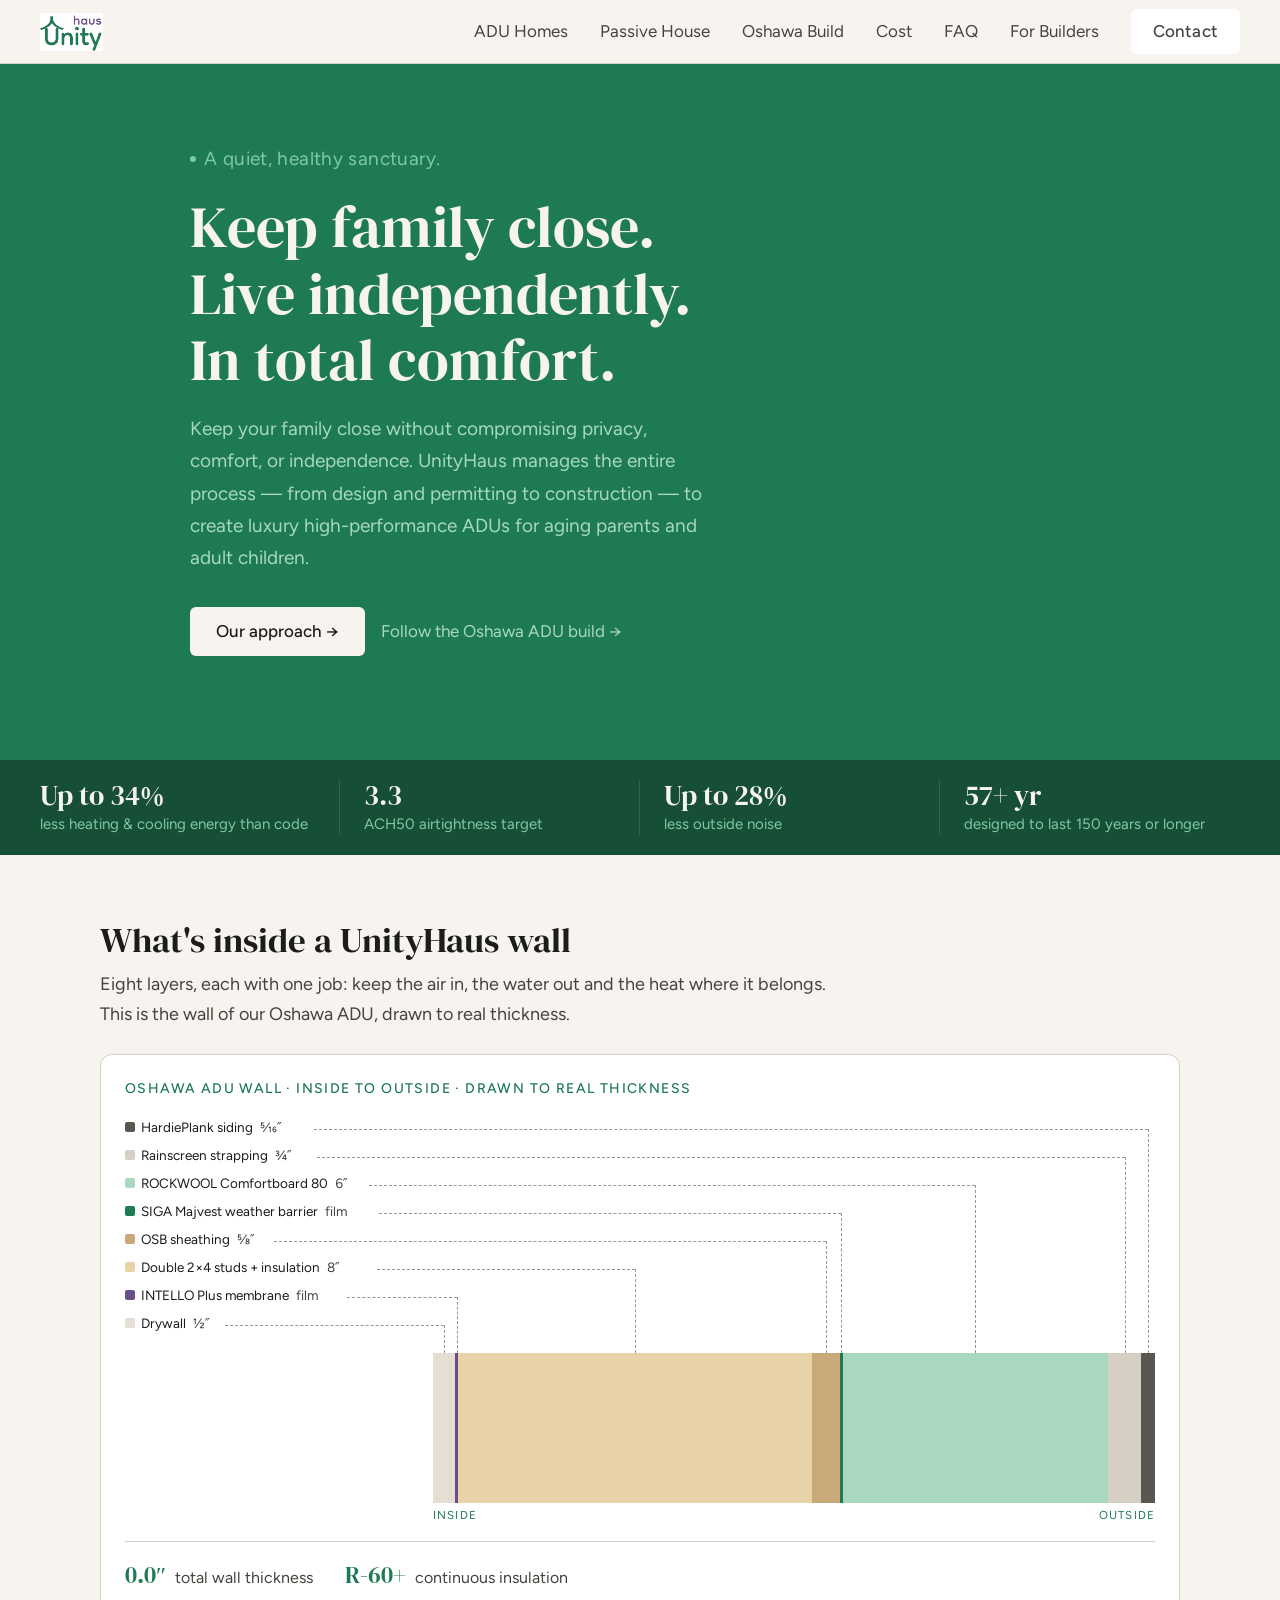
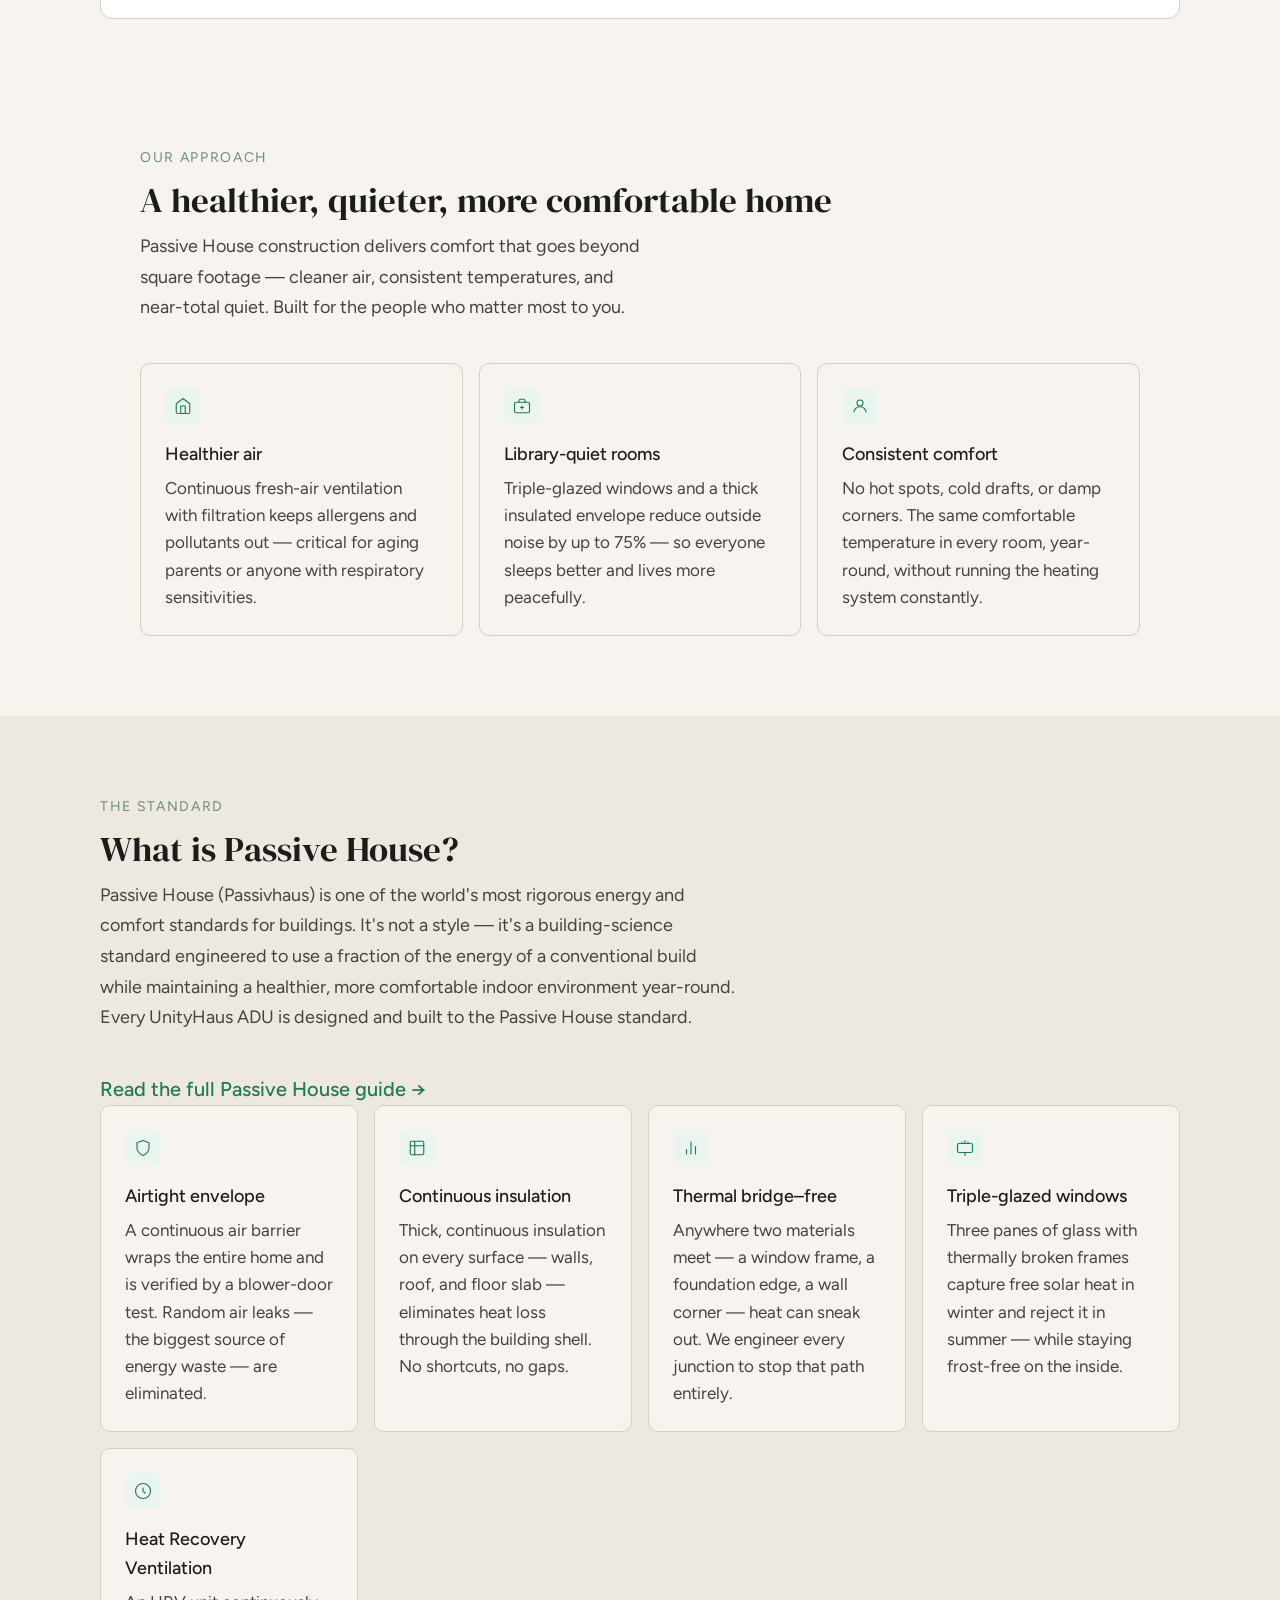
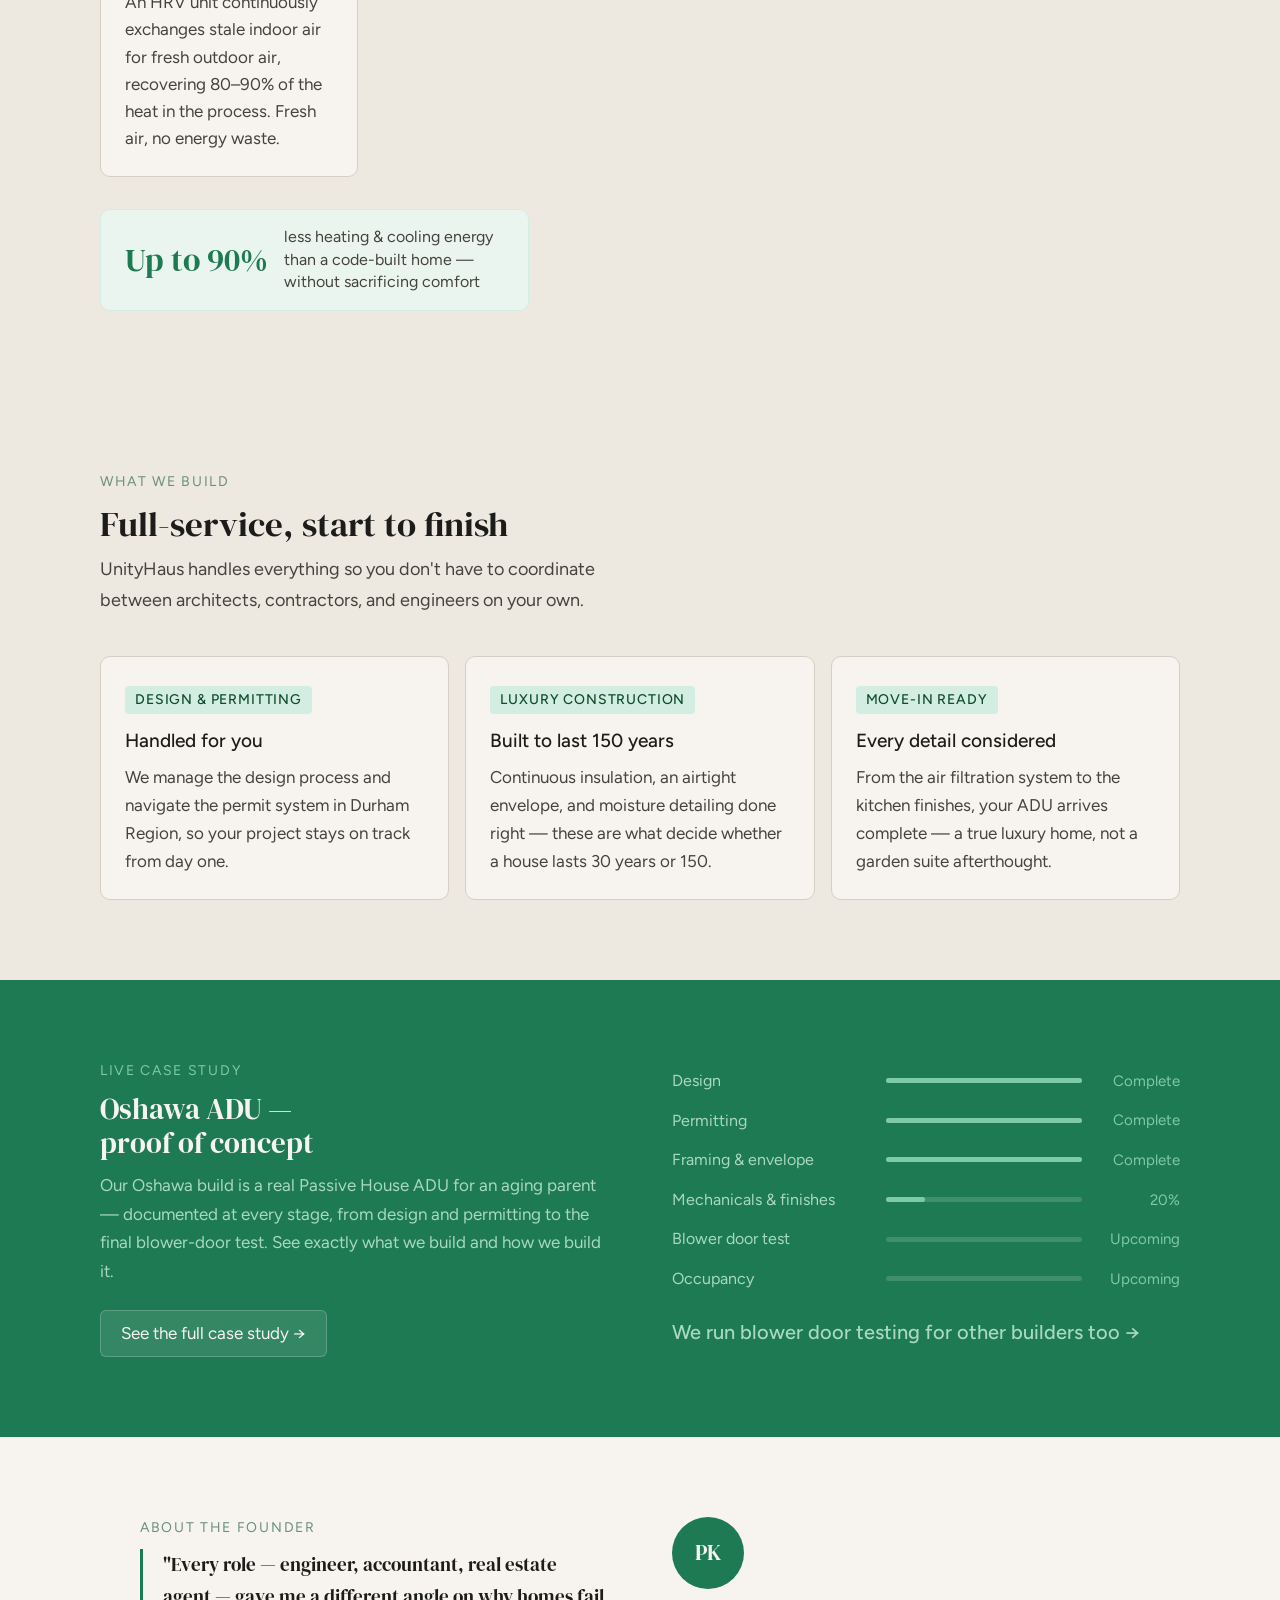
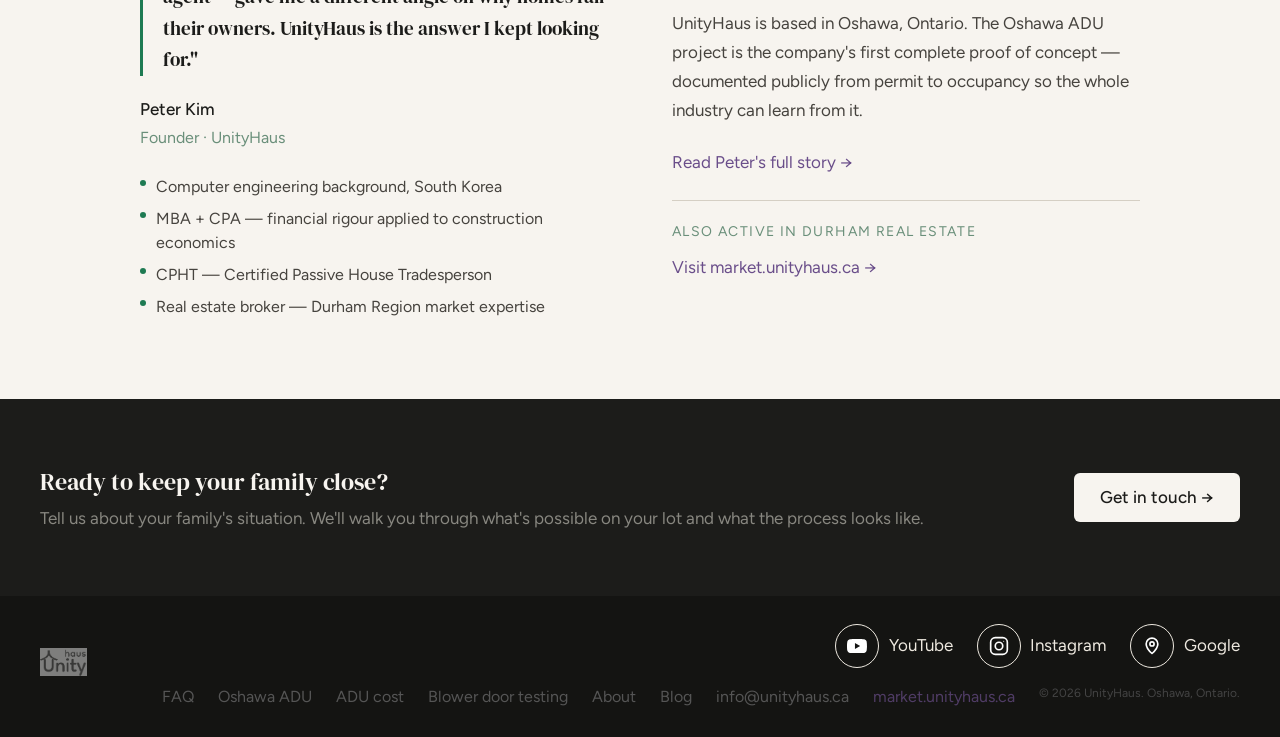
<file: index.html>
<!DOCTYPE html>
<html lang="en">
<head>
<meta charset="UTF-8">
<meta name="viewport" content="width=device-width, initial-scale=1.0">
<title>Passive House ADU Builder — GTA, Ontario</title>
<meta name="description" content="UnityHaus designs and builds luxury Passive House ADUs in Oshawa, Durham Region and the GTA — healthier, quieter, ultra-efficient homes for aging parents and multigenerational living.">
<link rel="canonical" href="https://unityhaus.ca/">
<meta property="og:type" content="website">
<meta property="og:url" content="https://unityhaus.ca/">
<meta property="og:title" content="Passive House ADU Builder — GTA, Ontario">
<meta property="og:description" content="Luxury Passive House ADUs in Oshawa, Durham Region and the GTA — healthier, quieter, ultra-efficient homes for multigenerational living.">
<meta property="og:image" content="https://unityhaus.ca/Unityhaus%20logo%20with%20a%20line.png">
<meta name="twitter:card" content="summary_large_image">
<meta name="twitter:title" content="Passive House ADU Builder — GTA, Ontario">
<meta name="twitter:description" content="Luxury Passive House ADUs in Oshawa, Durham Region and the GTA — healthier, quieter, ultra-efficient homes for multigenerational living.">
<meta name="twitter:image" content="https://unityhaus.ca/Unityhaus%20logo%20with%20a%20line.png">
<link rel="icon" href="/favicon.ico" sizes="any">
<link rel="icon" href="/favicon-32.png" type="image/png">
<link rel="apple-touch-icon" href="/apple-touch-icon.png">
<link rel="preconnect" href="https://fonts.googleapis.com">
<link rel="preconnect" href="https://fonts.gstatic.com" crossorigin>
<link href="https://fonts.googleapis.com/css2?family=DM+Serif+Display&family=Figtree:ital,wght@0,400;0,500;0,600;1,400&display=swap" rel="stylesheet">
<style>
  *, *::before, *::after { box-sizing: border-box; margin: 0; padding: 0; }

  :root {
    --green:       #1E7A52;
    --green-dark:  #174F36;
    --green-light: #D4EDE2;
    --green-pale:  #EBF5EF;
    --plum:        #6A4E8A;
    --plum-light:  #EDE0F8;
    --cream:       #F7F4EF;
    --cream-mid:   #EEE9E0;
    --cream-border:#D5CFC4;
    --stone:       #46433E;
    --black:       #1C1C1A;
    --black-2:     #141412;
    --font-serif:  'DM Serif Display', Georgia, serif;
    --font-sans:   'Figtree', system-ui, sans-serif;
  }

  html { scroll-behavior: smooth; }

  body {
    font-family: var(--font-sans);
    background: var(--cream);
    color: var(--black);
    font-size: 20px;
    line-height: 1.6;
    -webkit-font-smoothing: antialiased;
  }

  /* ── NAV ── */
  nav {
    position: sticky;
    top: 0;
    z-index: 100;
    background: var(--cream);
    border-bottom: 1px solid var(--cream-border);
    padding: 0 2.5rem;
    height: 64px;
    display: flex;
    align-items: center;
    justify-content: space-between;
  }
  .nav-logo img { height: 38px; width: auto; display: block; }
  .nav-links { display: flex; gap: 2rem; align-items: center; }
  .nav-links a {
    font-size: 17px;
    color: var(--stone);
    text-decoration: none;
    transition: color 0.2s;
  }
  .nav-links a:hover { color: var(--green); }
  .nav-cta {
    background: #ffffff;
    color: var(--green);
    font-family: var(--font-sans);
    font-size: 18px;
    font-weight: 500;
    padding: 9px 22px;
    border-radius: 6px;
    border: none;
    cursor: pointer;
    text-decoration: none;
    transition: background 0.2s;
    letter-spacing: 0.01em;
  }
  .nav-cta:hover { background: var(--green-dark); }

  /* ── HERO ── */
  .hero {
    background: var(--green);
    padding: 5rem 2.5rem 4rem;
  }
  .hero-inner { max-width: 900px; margin: 0 auto; }
  .hero-eyebrow {
    display: flex;
    align-items: center;
    gap: 8px;
    font-size: 19px;
    letter-spacing: 0.02em;
    text-transform: none;
    color: #7EC9A8;
    margin-bottom: 1.25rem;
  }
  .hero-eyebrow span {
    width: 6px; height: 6px;
    background: #7EC9A8;
    border-radius: 50%;
    display: inline-block;
  }
  .hero h1 {
    font-family: var(--font-serif);
    font-size: clamp(2.4rem, 5vw, 3.6rem);
    color: var(--cream);
    line-height: 1.15;
    margin-bottom: 1.25rem;
    font-weight: 400;
  }
  .hero-sub {
    font-size: 19px;
    color: #A8D9C0;
    line-height: 1.7;
    max-width: 520px;
    margin-bottom: 2rem;
  }
  .hero-actions {
    display: flex;
    gap: 1rem;
    align-items: center;
    flex-wrap: wrap;
    margin-bottom: 2.5rem;
  }
  .btn-primary {
    background: var(--cream);
    color: var(--black);
    font-family: var(--font-sans);
    font-size: 17px;
    font-weight: 500;
    padding: 11px 26px;
    border-radius: 6px;
    border: none;
    cursor: pointer;
    text-decoration: none;
    transition: opacity 0.2s;
  }
  .btn-primary:hover { opacity: 0.88; }
  .btn-ghost {
    background: transparent;
    color: #A8D9C0;
    font-family: var(--font-sans);
    font-size: 17px;
    padding: 10px 0;
    border: none;
    cursor: pointer;
    text-decoration: none;
    display: flex;
    align-items: center;
    gap: 6px;
  }
  .btn-ghost:hover { color: var(--cream); }

  /* wall assembly strip */
  .wall-strip {
    display: flex;
    height: 48px;
    border-radius: 6px;
    overflow: hidden;
    margin-bottom: 6px;
  }
  .wall-strip div {
    display: flex;
    align-items: center;
    justify-content: center;
    font-size: 8px;
    font-family: var(--font-sans);
    writing-mode: vertical-rl;
    letter-spacing: 0.05em;
  }
  .wall-caption {
    font-size: 14px;
    color: #5A9E7A;
    letter-spacing: 0.06em;
  }

  /* ── STATS BAR ── */
  .stats-bar {
    background: var(--green-dark);
    padding: 1.25rem 2.5rem;
    display: grid;
    grid-template-columns: repeat(4, 1fr);
  }
  .stat-item {
    padding: 0 1.5rem;
    border-right: 1px solid rgba(126,201,168,0.2);
  }
  .stat-item:first-child { padding-left: 0; }
  .stat-item:last-child { border-right: none; }
  .stat-n {
    font-family: var(--font-serif);
    font-size: 1.75rem;
    color: var(--cream);
    line-height: 1.1;
  }
  .stat-l {
    font-size: 15px;
    color: #7EC9A8;
    margin-top: 3px;
    line-height: 1.4;
  }

  /* ── SECTIONS ── */
  .section {
    padding: 5rem 2.5rem;
    max-width: 1080px;
    margin: 0 auto;
  }
  .section-alt {
    background: var(--cream-mid);
    padding: 5rem 2.5rem;
  }
  .section-alt .section-inner {
    max-width: 1080px;
    margin: 0 auto;
  }
  .eyebrow {
    font-size: 14px;
    letter-spacing: 0.12em;
    text-transform: uppercase;
    color: #6A8F7A;
    margin-bottom: 0.6rem;
  }
  .section-h {
    font-family: var(--font-serif);
    font-size: clamp(1.6rem, 3vw, 2.2rem);
    color: var(--black);
    line-height: 1.2;
    margin-bottom: 0.6rem;
    font-weight: 400;
  }
  .section-sub {
    font-size: 18px;
    color: var(--stone);
    line-height: 1.7;
    max-width: 520px;
    margin-bottom: 2.5rem;
  }

  /* ── APPROACH CARDS ── */
  .card-grid {
    display: grid;
    grid-template-columns: repeat(auto-fit, minmax(240px, 1fr));
    gap: 1rem;
  }
  .card {
    background: var(--cream);
    border: 1px solid var(--cream-border);
    border-radius: 10px;
    padding: 1.5rem;
  }
  .card-icon {
    width: 36px;
    height: 36px;
    background: var(--green-pale);
    border-radius: 8px;
    display: flex;
    align-items: center;
    justify-content: center;
    margin-bottom: 1rem;
  }
  .card-icon svg { width: 18px; height: 18px; stroke: var(--green); fill: none; stroke-width: 1.5; stroke-linecap: round; stroke-linejoin: round; }
  .card h3 {
    font-size: 18px;
    font-weight: 500;
    color: var(--black);
    margin-bottom: 0.4rem;
  }
  .card p {
    font-size: 17px;
    color: var(--stone);
    line-height: 1.6;
  }

  /* ── PASSIVE HOUSE ── */
  .ph-intro {
    font-size: 18px;
    color: var(--stone);
    line-height: 1.7;
    max-width: 640px;
    margin-bottom: 2.5rem;
  }
  .ph-stat {
    display: inline-flex;
    align-items: center;
    gap: 1rem;
    background: var(--green-pale);
    border: 1px solid var(--green-light);
    border-radius: 10px;
    padding: 1rem 1.5rem;
    margin-top: 2rem;
  }
  .ph-stat-number {
    font-family: var(--font-serif);
    font-size: 2rem;
    color: var(--green);
    line-height: 1;
  }
  .ph-stat-label {
    font-size: 16px;
    color: var(--stone);
    line-height: 1.4;
    max-width: 220px;
  }

  /* ── BUILD CARDS ── */
  .build-grid {
    display: grid;
    grid-template-columns: repeat(auto-fit, minmax(260px, 1fr));
    gap: 1rem;
  }
  .build-card {
    background: var(--cream);
    border: 1px solid var(--cream-border);
    border-radius: 10px;
    padding: 1.5rem;
  }
  .build-tag {
    display: inline-block;
    font-size: 14px;
    font-weight: 500;
    letter-spacing: 0.06em;
    text-transform: uppercase;
    background: var(--green-light);
    color: #0F4D30;
    padding: 3px 10px;
    border-radius: 4px;
    margin-bottom: 0.75rem;
  }
  .build-card h3 {
    font-size: 19px;
    font-weight: 500;
    color: var(--black);
    margin-bottom: 0.4rem;
  }
  .build-card p {
    font-size: 17px;
    color: var(--stone);
    line-height: 1.65;
  }

  /* ── ADU PROGRESS ── */
  .adu-section {
    background: var(--green);
    padding: 5rem 2.5rem;
  }
  .adu-inner {
    max-width: 1080px;
    margin: 0 auto;
    display: grid;
    grid-template-columns: 1fr 1fr;
    gap: 4rem;
    align-items: start;
  }
  .adu-eyebrow {
    font-size: 14px;
    letter-spacing: 0.12em;
    text-transform: uppercase;
    color: #7EC9A8;
    margin-bottom: 0.6rem;
  }
  .adu-h {
    font-family: var(--font-serif);
    font-size: 1.8rem;
    color: var(--cream);
    margin-bottom: 0.6rem;
    font-weight: 400;
    line-height: 1.2;
  }
  .adu-sub {
    font-size: 17px;
    color: #A8D9C0;
    line-height: 1.7;
    margin-bottom: 1.5rem;
  }
  .btn-outline-light {
    display: inline-block;
    background: rgba(255,255,255,0.1);
    color: var(--cream);
    font-family: var(--font-sans);
    font-size: 17px;
    padding: 9px 20px;
    border-radius: 6px;
    border: 1px solid rgba(255,255,255,0.2);
    cursor: pointer;
    text-decoration: none;
    transition: background 0.2s;
  }
  .btn-outline-light:hover { background: rgba(255,255,255,0.18); }
  .progress-list { display: flex; flex-direction: column; gap: 14px; padding-top: 0.5rem; }
  .prog-row {
    display: grid;
    grid-template-columns: 200px 1fr 84px;
    align-items: center;
    gap: 14px;
  }
  .prog-label { font-size: 16px; color: #A8D9C0; }
  .prog-track {
    background: rgba(255,255,255,0.15);
    height: 5px;
    border-radius: 3px;
  }
  .prog-fill {
    height: 5px;
    border-radius: 3px;
    background: #7EC9A8;
    transition: width 0.6s ease;
    transform-origin: left;
  }
  .play .prog-row:nth-child(2) .prog-fill { animation-delay: .25s; }
  .play .prog-row:nth-child(3) .prog-fill { animation-delay: .5s; }
  .play .prog-row:nth-child(4) .prog-fill { animation-delay: .75s; }
  .play .prog-fill { animation: mx-grow 1.2s cubic-bezier(.2,.8,.2,1) both; }
  @media (prefers-reduced-motion: reduce) { .play .prog-fill { animation: none !important; } }
  .prog-pct { font-size: 15px; color: #7EC9A8; text-align: right; }

  /* ── FOUNDER ── */
  .founder-section {
    padding: 5rem 2.5rem;
    max-width: 1080px;
    margin: 0 auto;
    display: grid;
    grid-template-columns: 1fr 1fr;
    gap: 4rem;
    align-items: start;
  }
  .founder-quote {
    font-family: var(--font-serif);
    font-size: 1.2rem;
    color: var(--black);
    line-height: 1.65;
    border-left: 3px solid var(--green);
    padding-left: 1.25rem;
    margin-bottom: 1.25rem;
    font-weight: 400;
  }
  .founder-name { font-size: 17px; font-weight: 500; color: var(--black); }
  .founder-role { font-size: 16px; color: #6A8F7A; margin-top: 2px; margin-bottom: 1.5rem; }
  .cred-list { display: flex; flex-direction: column; gap: 8px; }
  .cred-item {
    display: flex;
    align-items: flex-start;
    gap: 10px;
    font-size: 16px;
    color: var(--stone);
    line-height: 1.5;
  }
  .cred-dot {
    width: 6px; height: 6px;
    background: var(--green);
    border-radius: 50%;
    flex-shrink: 0;
    margin-top: 5px;
  }
  .founder-right { display: flex; flex-direction: column; }
  .founder-avatar {
    width: 72px; height: 72px;
    background: var(--green);
    border-radius: 50%;
    display: flex;
    align-items: center;
    justify-content: center;
    font-family: var(--font-serif);
    font-size: 1.4rem;
    color: var(--cream);
    margin-bottom: 1.25rem;
    flex-shrink: 0;
  }
  .founder-bio {
    font-size: 17px;
    color: var(--stone);
    line-height: 1.7;
    margin-bottom: 1.5rem;
  }
  .re-link-block {
    padding-top: 1.25rem;
    border-top: 1px solid var(--cream-border);
  }
  .re-label {
    font-size: 14px;
    letter-spacing: 0.1em;
    text-transform: uppercase;
    color: #6A8F7A;
    margin-bottom: 0.4rem;
  }
  .re-link {
    font-size: 17px;
    color: var(--plum);
    text-decoration: none;
  }
  .re-link:hover { text-decoration: underline; }

  /* ── CTA ── */
  .cta-section {
    background: var(--black);
    padding: 4rem 2.5rem;
    display: flex;
    justify-content: space-between;
    align-items: center;
    gap: 2rem;
    flex-wrap: wrap;
  }
  .cta-h {
    font-family: var(--font-serif);
    font-size: 1.5rem;
    color: var(--cream);
    margin-bottom: 0.3rem;
    font-weight: 400;
  }
  .cta-sub { font-size: 17px; color: #888780; line-height: 1.5; }

  /* ── FOOTER ── */
  footer {
    background: var(--black-2);
    padding: 1.75rem 2.5rem;
    display: flex;
    justify-content: space-between;
    align-items: center;
    flex-wrap: wrap;
    gap: 1rem;
  }
  .footer-logo img {
    height: 28px;
    width: auto;
    opacity: 0.45;
    filter: grayscale(1);
  }
  .footer-links { display: flex; gap: 1.5rem; flex-wrap: wrap; }
  .footer-links a {
    font-size: 16px;
    color: #555;
    text-decoration: none;
    transition: color 0.2s;
  }
  .footer-links a:hover { color: #888; }
  .footer-links a.plum { color: var(--plum); opacity: 0.7; }
  .footer-links a.plum:hover { opacity: 1; }
  .footer-right { display: flex; flex-direction: column; gap: 1rem; align-items: flex-end; }
  .footer-social { display: flex; gap: 1.5rem; flex-wrap: wrap; }
  .footer-social a {
    display: inline-flex;
    align-items: center;
    gap: 0.6rem;
    font-size: 17px;
    color: var(--cream-mid);
    text-decoration: none;
  }
  .social-icon {
    width: 44px;
    height: 44px;
    border-radius: 50%;
    border: 1.5px solid var(--cream-mid);
    display: grid;
    place-items: center;
    color: #fff;
    transition: background 0.2s, border-color 0.2s;
  }
  .footer-social a:hover .social-icon { background: var(--green); border-color: var(--green); }
  .footer-social a:focus-visible { outline: none; }
  .footer-social a:focus-visible .social-icon { outline: 2px solid var(--green-light); outline-offset: 2px; }

  /* ── RESPONSIVE ── */
  @media (max-width: 768px) {
    nav { padding: 0 1.25rem; }
    .nav-links { display: none; }
    .nav-links.open { display: flex; flex-direction: column; position: absolute; top: 64px; left: 0; right: 0; background: var(--cream); border-bottom: 1px solid var(--cream-border); padding: 1rem 1.25rem 1.5rem; gap: 0; z-index: 99; }
    .nav-links.open a { padding: 0.75rem 0; border-bottom: 1px solid var(--cream-border); font-size: 18px; color: var(--stone); }
    .nav-links.open a:last-child { border-bottom: none; }
    .nav-links.open a.nav-cta { margin-top: 0.5rem; text-align: center; border: none; }
    .hamburger { display: flex; flex-direction: column; gap: 5px; cursor: pointer; padding: 8px; background: none; border: none; }
    .hamburger span { display: block; width: 22px; height: 2px; background: var(--stone); border-radius: 2px; transition: all 0.2s; }
    .hamburger.open span:nth-child(1) { transform: translateY(7px) rotate(45deg); }
    .hamburger.open span:nth-child(2) { opacity: 0; }
    .hamburger.open span:nth-child(3) { transform: translateY(-7px) rotate(-45deg); }
    .hero { padding: 3.5rem 1.25rem 3rem; }
    .stats-bar { grid-template-columns: repeat(2, 1fr); padding: 1.25rem; gap: 1rem; }
    .stat-item { border-right: none; padding: 0; border-bottom: 1px solid rgba(126,201,168,0.15); padding-bottom: 0.75rem; }
    .stat-item:last-child, .stat-item:nth-child(even) { border-bottom: none; }
    .section { padding: 3rem 1.25rem; }
    .section-alt { padding: 3rem 1.25rem; }
    .adu-inner { grid-template-columns: 1fr; gap: 2.5rem; }
    .founder-section { grid-template-columns: 1fr; gap: 2.5rem; padding: 3rem 1.25rem; }
    .cta-section { padding: 3rem 1.25rem; flex-direction: column; align-items: flex-start; }
    footer { padding: 1.25rem; flex-direction: column; align-items: flex-start; }
    .footer-right { align-items: flex-start; }
    .prog-row { grid-template-columns: 120px 1fr 72px; }
  }
  /* ── MENU: switch to the menu button below 980px so links never wrap ── */
  .nav-links a { white-space: nowrap; }
  @media (max-width: 980px) {
    nav { padding: 0 1.25rem; }
    .nav-links { display: none; }
    .nav-links.open { display: flex; flex-direction: column; position: absolute; top: 64px; left: 0; right: 0; background: var(--cream); border-bottom: 1px solid var(--cream-border); padding: 1rem 1.25rem 1.5rem; gap: 0; z-index: 99; }
    .nav-links.open a { padding: 0.75rem 0; border-bottom: 1px solid var(--cream-border); font-size: 18px; color: var(--stone); }
    .nav-links.open a:last-child { border-bottom: none; }
    .nav-links.open a.nav-cta { margin-top: 0.5rem; text-align: center; border: none; }
    .hamburger.open span:nth-child(1) { transform: translateY(7px) rotate(45deg); }
    .hamburger.open span:nth-child(2) { opacity: 0; }
    .hamburger.open span:nth-child(3) { transform: translateY(-7px) rotate(-45deg); }
  }
</style>
<script type="application/ld+json">
{
  "@context": "https://schema.org",
  "@type": "GeneralContractor",
  "name": "UnityHaus",
  "url": "https://unityhaus.ca/",
  "logo": "https://unityhaus.ca/Unityhaus%20logo%20with%20a%20line.png",
  "image": "https://unityhaus.ca/Unityhaus%20logo%20with%20a%20line.png",
  "description": "UnityHaus designs and builds luxury Passive House accessory dwelling units (ADUs) in Oshawa, Durham Region and the Greater Toronto Area.",
  "email": "info@unityhaus.ca",
  "address": {
    "@type": "PostalAddress",
    "addressLocality": "Oshawa",
    "addressRegion": "ON",
    "addressCountry": "CA"
  },
  "areaServed": [
    { "@type": "City", "name": "Oshawa" },
    { "@type": "AdministrativeArea", "name": "Durham Region" },
    { "@type": "AdministrativeArea", "name": "Greater Toronto Area" }
  ],
  "knowsAbout": ["Passive House", "Accessory Dwelling Units", "Panelized construction", "High-performance homes"],
  "hasMap": "https://maps.app.goo.gl/SxAbY66DqTML8uER9",
  "sameAs": [
    "https://maps.app.goo.gl/SxAbY66DqTML8uER9",
    "https://www.youtube.com/@Unityhaus-Canada/videos",
    "https://www.instagram.com/unityhaus.ca/",
    "https://market.unityhaus.ca/"
  ]
}
</script>
<link rel="stylesheet" href="/motion.css?v=3">
</head>
<body>

<!-- NAV -->
<nav>
  <div class="nav-logo">
    <a href="#"><img src="[data-uri]" alt="UnityHaus"></a>
  </div>
  <div class="nav-links">
    <a href="#build">ADU Homes</a>
    <a href="/passive-house.html">Passive House</a>
    <a href="/oshawa-adu.html">Oshawa Build</a>
    <a href="/passive-house-adu-cost.html">Cost</a>
    <a href="/faq.html">FAQ</a>
    <a href="/blower-door-test.html">For Builders</a>
    <a href="/contact.html" class="nav-cta">Contact</a>
  </div>
  <button class="hamburger" id="hamburger" aria-label="Toggle menu" style="display:none">
    <span></span><span></span><span></span>
  </button>
</nav>

<!-- HERO -->
<section class="hero">
  <div class="hero-inner">
    <div class="hero-eyebrow">
      <span></span>
      A quiet, healthy sanctuary.
    </div>
    <h1>Keep family close.<br>Live independently.<br>In total comfort.</h1>
    <p class="hero-sub">Keep your family close without compromising privacy, comfort, or independence. UnityHaus manages the entire process — from design and permitting to construction — to create luxury high-performance ADUs for aging parents and adult children.</p>
    <div class="hero-actions">
      <a href="#approach" class="btn-primary">Our approach &rarr;</a>
      <a href="#adu" class="btn-ghost">Follow the Oshawa ADU build &rarr;</a>
    </div>
  </div>
</section>

<!-- STATS -->
<div class="stats-bar" data-mx="stats">
  <div class="stat-item">
    <div class="stat-n">Up to <span data-count="90">90</span>%</div>
    <div class="stat-l">less heating &amp; cooling energy than code</div>
  </div>
  <div class="stat-item">
    <div class="stat-n"><span data-count="0.6" data-dec="1" data-from="5">0.6</span></div>
    <div class="stat-l">ACH50 airtightness target</div>
  </div>
  <div class="stat-item">
    <div class="stat-n">Up to <span data-count="75">75</span>%</div>
    <div class="stat-l">less outside noise</div>
  </div>
  <div class="stat-item">
    <div class="stat-n"><span data-count="150">150</span>+ yr</div>
    <div class="stat-l">designed to last 150 years or longer</div>
  </div>
</div>

<!-- WALL SECTION (animated) -->
<section class="mx-section" id="wall">
  <div class="mx-section-inner">
    <h2>What's inside a UnityHaus wall</h2>
    <p class="mx-lead">Eight layers, each with one job: keep the air in, the water out and the heat where it belongs. This is the wall of our Oshawa ADU, drawn to real thickness.</p>
    <div class="mx-stage" data-mx="wall">
      <p class="mx-cap">Oshawa ADU wall · inside to outside · drawn to real thickness</p>
      <div class="mx-wall" role="img" aria-label="Wall layers from inside to outside: drywall 1/2 inch, INTELLO Plus membrane, double 2x4 studs with insulation 8 inches, OSB sheathing 5/8 inch, SIGA Majvest weather barrier, ROCKWOOL Comfortboard 80 6 inches, rainscreen strapping 3/4 inch, HardiePlank siding 5/16 inch."></div>
      <div class="mx-wall-total"><div><span class="mx-big"><span data-count="16.2" data-dec="1" data-delay="2400">16.2</span>″</span> total wall thickness</div><div><span class="mx-big">R-60+</span> continuous insulation</div></div>
    </div>
  </div>
</section>

<!-- APPROACH -->
<section id="approach">
  <div class="section">
    <div class="eyebrow">Our approach</div>
    <h2 class="section-h">A healthier, quieter, more comfortable home</h2>
    <p class="section-sub">Passive House construction delivers comfort that goes beyond square footage — cleaner air, consistent temperatures, and near-total quiet. Built for the people who matter most to you.</p>
    <div class="card-grid">
      <div class="card">
        <div class="card-icon">
          <svg viewBox="0 0 24 24"><path d="M3 9l9-7 9 7v11a2 2 0 01-2 2H5a2 2 0 01-2-2z"/><polyline points="9 22 9 12 15 12 15 22"/></svg>
        </div>
        <h3>Healthier air</h3>
        <p>Continuous fresh-air ventilation with filtration keeps allergens and pollutants out — critical for aging parents or anyone with respiratory sensitivities.</p>
      </div>
      <div class="card">
        <div class="card-icon">
          <svg viewBox="0 0 24 24"><rect x="2" y="7" width="20" height="14" rx="2"/><path d="M16 7V5a2 2 0 00-2-2h-4a2 2 0 00-2 2v2"/><line x1="12" y1="12" x2="12" y2="16"/><line x1="10" y1="14" x2="14" y2="14"/></svg>
        </div>
        <h3>Library-quiet rooms</h3>
        <p>Triple-glazed windows and a thick insulated envelope reduce outside noise by up to 75% — so everyone sleeps better and lives more peacefully.</p>
      </div>
      <div class="card">
        <div class="card-icon">
          <svg viewBox="0 0 24 24"><circle cx="12" cy="8" r="4"/><path d="M4 20c0-4 3.6-7 8-7s8 3 8 7"/></svg>
        </div>
        <h3>Consistent comfort</h3>
        <p>No hot spots, cold drafts, or damp corners. The same comfortable temperature in every room, year-round, without running the heating system constantly.</p>
      </div>
    </div>
  </div>
</section>

<!-- WHAT IS PASSIVE HOUSE -->
<div id="passive-house" class="section-alt">
  <div class="section-inner">
    <div class="eyebrow">The standard</div>
    <h2 class="section-h">What is Passive House?</h2>
    <p class="ph-intro">Passive House (Passivhaus) is one of the world's most rigorous energy and comfort standards for buildings. It's not a style — it's a building-science standard engineered to use a fraction of the energy of a conventional build while maintaining a healthier, more comfortable indoor environment year-round. Every UnityHaus ADU is designed and built to the Passive House standard.</p>
    <p><a href="/passive-house.html" style="color:var(--green); font-weight:500; text-decoration:none;">Read the full Passive House guide &rarr;</a></p>
    <div class="card-grid">
      <div class="card">
        <div class="card-icon">
          <svg viewBox="0 0 24 24"><path d="M12 22s8-4 8-10V5l-8-3-8 3v7c0 6 8 10 8 10z"/></svg>
        </div>
        <h3>Airtight envelope</h3>
        <p>A continuous air barrier wraps the entire home and is verified by a blower-door test. Random air leaks — the biggest source of energy waste — are eliminated.</p>
      </div>
      <div class="card">
        <div class="card-icon">
          <svg viewBox="0 0 24 24"><rect x="3" y="3" width="18" height="18" rx="2"/><path d="M3 9h18M9 3v18"/></svg>
        </div>
        <h3>Continuous insulation</h3>
        <p>Thick, continuous insulation on every surface — walls, roof, and floor slab — eliminates heat loss through the building shell. No shortcuts, no gaps.</p>
      </div>
      <div class="card">
        <div class="card-icon">
          <svg viewBox="0 0 24 24"><path d="M18 20V10M12 20V4M6 20v-6"/></svg>
        </div>
        <h3>Thermal bridge–free</h3>
        <p>Anywhere two materials meet — a window frame, a foundation edge, a wall corner — heat can sneak out. We engineer every junction to stop that path entirely.</p>
      </div>
      <div class="card">
        <div class="card-icon">
          <svg viewBox="0 0 24 24"><rect x="2" y="6" width="20" height="12" rx="2"/><path d="M12 6V2M12 22v-4M8 6V4M16 6V4"/></svg>
        </div>
        <h3>Triple-glazed windows</h3>
        <p>Three panes of glass with thermally broken frames capture free solar heat in winter and reject it in summer — while staying frost-free on the inside.</p>
      </div>
      <div class="card">
        <div class="card-icon">
          <svg viewBox="0 0 24 24"><path d="M12 2a10 10 0 1 0 0 20 10 10 0 0 0 0-20z"/><path d="M12 8v4l3 3"/></svg>
        </div>
        <h3>Heat Recovery Ventilation</h3>
        <p>An HRV unit continuously exchanges stale indoor air for fresh outdoor air, recovering 80–90% of the heat in the process. Fresh air, no energy waste.</p>
      </div>
    </div>
    <div class="ph-stat">
      <div class="ph-stat-number">Up to 90%</div>
      <div class="ph-stat-label">less heating &amp; cooling energy than a code-built home — without sacrificing comfort</div>
    </div>
  </div>
</div>

<!-- WHAT WE BUILD -->
<div id="build" class="section-alt">
  <div class="section-inner">
    <div class="eyebrow">What we build</div>
    <h2 class="section-h">Full-service, start to finish</h2>
    <p class="section-sub">UnityHaus handles everything so you don't have to coordinate between architects, contractors, and engineers on your own.</p>
    <div class="build-grid">
      <div class="build-card">
        <span class="build-tag">Design &amp; permitting</span>
        <h3>Handled for you</h3>
        <p>We manage the design process and navigate the permit system in Durham Region, so your project stays on track from day one.</p>
      </div>
      <div class="build-card">
        <span class="build-tag">Luxury construction</span>
        <h3>Built to last 150 years</h3>
        <p>Continuous insulation, an airtight envelope, and moisture detailing done right &mdash; these are what decide whether a house lasts 30 years or 150.</p>
      </div>
      <div class="build-card">
        <span class="build-tag">Move-in ready</span>
        <h3>Every detail considered</h3>
        <p>From the air filtration system to the kitchen finishes, your ADU arrives complete — a true luxury home, not a garden suite afterthought.</p>
      </div>
    </div>
  </div>
</div>

<!-- ADU PROJECT -->
<section id="adu" class="adu-section">
  <div class="adu-inner">
    <div>
      <div class="adu-eyebrow">Live case study</div>
      <h2 class="adu-h">Oshawa ADU —<br>proof of concept</h2>
      <p class="adu-sub">Our Oshawa build is a real Passive House ADU for an aging parent — documented at every stage, from design and permitting to the final blower-door test. See exactly what we build and how we build it.</p>
      <a href="/oshawa-adu.html" class="btn-outline-light">See the full case study &rarr;</a>
    </div>
    <div>
      <div class="progress-list" data-mx="progress">
        <div class="prog-row">
          <span class="prog-label">Design</span>
          <div class="prog-track"><div class="prog-fill" style="width:100%"></div></div>
          <span class="prog-pct">Complete</span>
        </div>
        <div class="prog-row">
          <span class="prog-label">Permitting</span>
          <div class="prog-track"><div class="prog-fill" style="width:100%"></div></div>
          <span class="prog-pct">Complete</span>
        </div>
        <div class="prog-row">
          <span class="prog-label">Framing &amp; envelope</span>
          <div class="prog-track"><div class="prog-fill" style="width:100%"></div></div>
          <span class="prog-pct">Complete</span>
        </div>
        <div class="prog-row">
          <span class="prog-label">Mechanicals &amp; finishes</span>
          <div class="prog-track"><div class="prog-fill" style="width:20%"></div></div>
          <span class="prog-pct">20%</span>
        </div>
        <div class="prog-row">
          <span class="prog-label">Blower door test</span>
          <div class="prog-track"><div class="prog-fill" style="width:0%"></div></div>
          <span class="prog-pct">Upcoming</span>
        </div>
        <div class="prog-row">
          <span class="prog-label">Occupancy</span>
          <div class="prog-track"><div class="prog-fill" style="width:0%"></div></div>
          <span class="prog-pct">Upcoming</span>
        </div>
      </div>
      <p style="margin-top:1.5rem"><a href="/blower-door-test.html" style="color:#A8D9C0; font-weight:500; text-decoration:none;">We run blower door testing for other builders too &rarr;</a></p>
    </div>
  </div>
</section>

<!-- ABOUT / FOUNDER -->
<section id="about">
  <div class="founder-section">
    <div>
      <div class="eyebrow">About the founder</div>
      <blockquote class="founder-quote">"Every role — engineer, accountant, real estate agent — gave me a different angle on why homes fail their owners. UnityHaus is the answer I kept looking for."</blockquote>
      <div class="founder-name">Peter Kim</div>
      <div class="founder-role">Founder &middot; UnityHaus</div>
      <div class="cred-list">
        <div class="cred-item"><div class="cred-dot"></div>Computer engineering background, South Korea</div>
        <div class="cred-item"><div class="cred-dot"></div>MBA + CPA — financial rigour applied to construction economics</div>
        <div class="cred-item"><div class="cred-dot"></div>CPHT — Certified Passive House Tradesperson</div>
        <div class="cred-item"><div class="cred-dot"></div>Real estate broker — Durham Region market expertise</div>
      </div>
    </div>
    <div class="founder-right">
      <div class="founder-avatar">PK</div>
      <p class="founder-bio">UnityHaus is based in Oshawa, Ontario. The Oshawa ADU project is the company's first complete proof of concept — documented publicly from permit to occupancy so the whole industry can learn from it.</p>
      <a href="https://blog.unityhaus.ca/about" class="re-link" target="_blank" style="display:inline-block; margin-bottom:1.5rem;">Read Peter's full story &rarr;</a>
      <div class="re-link-block">
        <div class="re-label">Also active in Durham real estate</div>
        <a href="https://market.unityhaus.ca/" class="re-link" target="_blank">Visit market.unityhaus.ca &rarr;</a>
      </div>
    </div>
  </div>
</section>

<!-- CTA -->
<section class="cta-section">
  <div>
    <h2 class="cta-h">Ready to keep your family close?</h2>
    <p class="cta-sub">Tell us about your family's situation. We'll walk you through what's possible on your lot and what the process looks like.</p>
  </div>
  <a href="mailto:info@unityhaus.ca" class="btn-primary">Get in touch &rarr;</a>
</section>

<!-- FOOTER -->
<footer>
  <div class="footer-logo">
    <a href="#"><img src="[data-uri]" alt="UnityHaus"></a>
  </div>
  <div class="footer-right">
    <div class="footer-social">
      <a href="https://www.youtube.com/@Unityhaus-Canada/videos" target="_blank" rel="noopener" aria-label="UnityHaus on YouTube">
        <span class="social-icon"><svg width="20" height="20" viewBox="0 0 24 24" fill="currentColor" aria-hidden="true"><path d="M23.498 6.186a3.016 3.016 0 0 0-2.122-2.136C19.505 3.545 12 3.545 12 3.545s-7.505 0-9.377.505A3.017 3.017 0 0 0 .502 6.186C0 8.07 0 12 0 12s0 3.93.502 5.814a3.016 3.016 0 0 0 2.122 2.136c1.871.505 9.376.505 9.376.505s7.505 0 9.377-.505a3.015 3.015 0 0 0 2.122-2.136C24 15.93 24 12 24 12s0-3.93-.502-5.814zM9.545 15.568V8.432L15.818 12l-6.273 3.568z"/></svg></span>YouTube
      </a>
      <a href="https://www.instagram.com/unityhaus.ca/" target="_blank" rel="noopener" aria-label="UnityHaus on Instagram">
        <span class="social-icon"><svg width="20" height="20" viewBox="0 0 24 24" fill="none" stroke="currentColor" stroke-width="2" stroke-linecap="round" stroke-linejoin="round" aria-hidden="true"><rect x="2" y="2" width="20" height="20" rx="5.5"/><circle cx="12" cy="12" r="4.5"/><circle cx="17.6" cy="6.4" r="0.6" fill="currentColor" stroke="none"/></svg></span>Instagram
      </a>
      <a href="https://maps.app.goo.gl/SxAbY66DqTML8uER9" target="_blank" rel="noopener" aria-label="UnityHaus on Google Maps">
        <span class="social-icon"><svg width="20" height="20" viewBox="0 0 24 24" fill="none" stroke="currentColor" stroke-width="2" stroke-linecap="round" stroke-linejoin="round" aria-hidden="true"><path d="M12 21s-7-6.2-7-11.5A7 7 0 0 1 19 9.5C19 14.8 12 21 12 21z"/><circle cx="12" cy="9.5" r="2.5"/></svg></span>Google
      </a>
    </div>
    <div class="footer-links">
      <a href="/faq.html">FAQ</a>
      <a href="/oshawa-adu.html">Oshawa ADU</a>
      <a href="/passive-house-adu-cost.html">ADU cost</a>
      <a href="/blower-door-test.html">Blower door testing</a>
      <a href="https://blog.unityhaus.ca/about">About</a>
      <a href="https://blog.unityhaus.ca">Blog</a>
      <a href="mailto:info@unityhaus.ca">info@unityhaus.ca</a>
      <a href="https://market.unityhaus.ca/" target="_blank" class="plum">market.unityhaus.ca</a>
      <span style="font-size:12px;color:#444">&copy; 2026 UnityHaus. Oshawa, Ontario.</span>
    </div>
  </div>
</footer>


<script>
  (function(){
    var btn = document.getElementById('hamburger');
    var links = document.querySelector('.nav-links');
    function isMobile(){ return window.innerWidth <= 980; }
    function update(){
      btn.style.display = isMobile() ? 'flex' : 'none';
      if(!isMobile()){ links.classList.remove('open'); links.style.display = ''; }
    }
    btn.addEventListener('click', function(){
      btn.classList.toggle('open');
      links.classList.toggle('open');
    });
    window.addEventListener('resize', update);
    update();
    // Close menu when a link is clicked
    links.querySelectorAll('a').forEach(function(a){
      a.addEventListener('click', function(){
        btn.classList.remove('open');
        links.classList.remove('open');
      });
    });
  })();
</script>
<script src="/motion.js?v=3" defer></script>
</body>
</html>
</file>
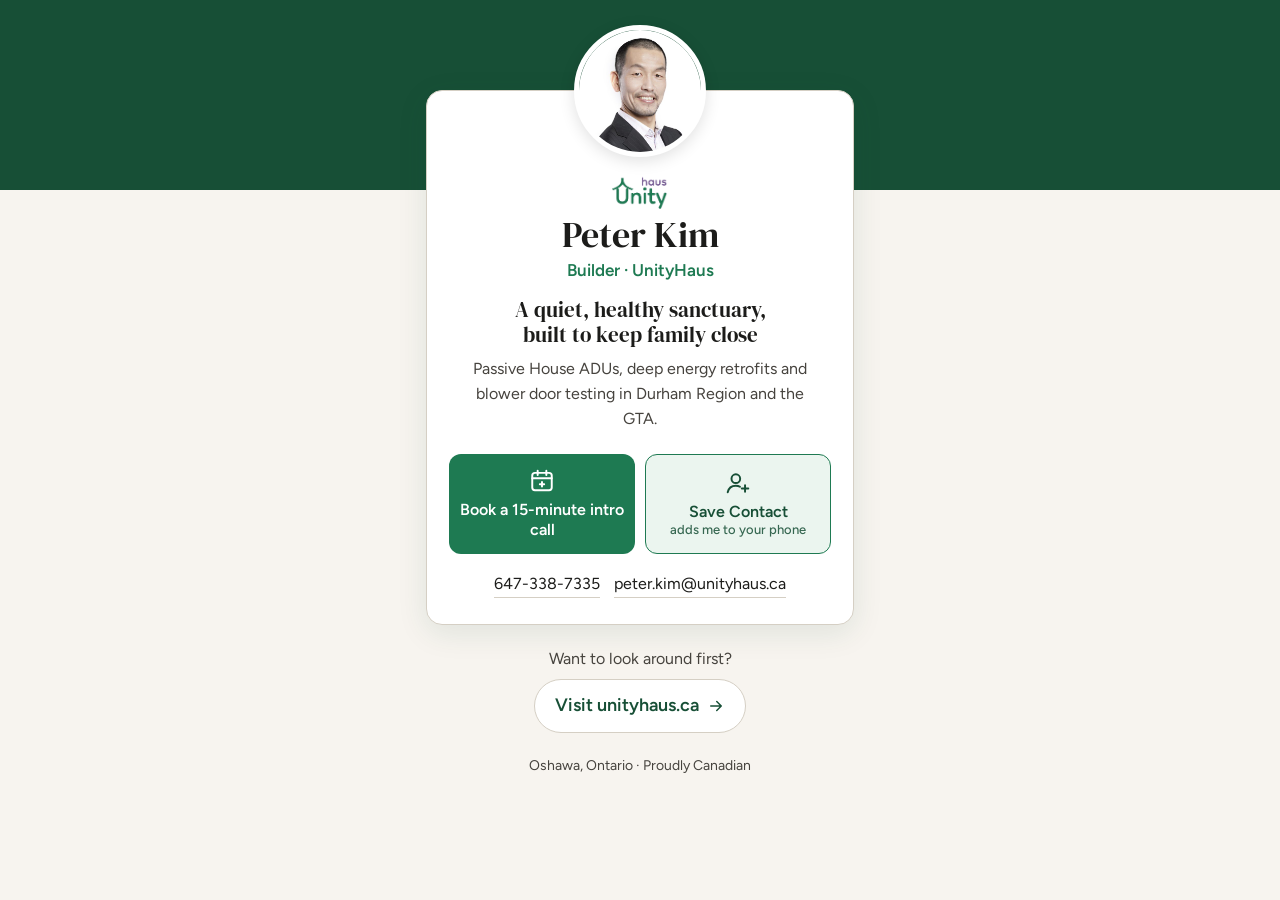
<file: connect/index.html>
<!DOCTYPE html>
<html lang="en">
<head>
<meta charset="UTF-8">
<meta name="viewport" content="width=device-width, initial-scale=1.0, viewport-fit=cover">
<title>Peter Kim — UnityHaus</title>
<meta name="description" content="Book a 15-minute intro call with Peter Kim, builder at UnityHaus, or save his contact details.">
<meta name="robots" content="noindex, follow">
<meta name="theme-color" content="#174F36">
<meta property="og:type" content="website">
<meta property="og:title" content="Peter Kim — UnityHaus">
<meta property="og:description" content="Passive House ADUs, deep energy retrofits and blower door testing in Durham Region and the GTA.">
<meta property="og:url" content="https://unityhaus.ca/connect/">
<meta property="og:image" content="https://unityhaus.ca/connect/peter-kim.jpg">
<link rel="icon" type="image/x-icon" href="/favicon.ico">
<link rel="apple-touch-icon" href="/apple-touch-icon.png">
<link rel="preconnect" href="https://fonts.googleapis.com">
<link rel="preconnect" href="https://fonts.gstatic.com" crossorigin>
<link href="https://fonts.googleapis.com/css2?family=DM+Serif+Display&family=Figtree:wght@400;500;600&display=swap" rel="stylesheet">
<style>
  :root {
    --green: #1E7A52;
    --green-dark: #174F36;
    --green-light: #D4EDE2;
    --green-pale: #EBF5EF;
    --cream: #F7F4EF;
    --cream-border: #D5CFC4;
    --stone: #46433E;
    --black: #1C1C1A;
    --white: #FFFFFF;
    --font-serif: 'DM Serif Display', Georgia, serif;
    --font-sans: 'Figtree', system-ui, -apple-system, sans-serif;
  }
  * { box-sizing: border-box; }
  html, body { margin: 0; }
  body {
    font-family: var(--font-sans);
    background: var(--cream);
    color: var(--black);
    font-size: 18px;
    line-height: 1.55;
    -webkit-font-smoothing: antialiased;
    min-height: 100vh;
    display: flex;
    flex-direction: column;
  }
  .band {
    background: var(--green-dark);
    height: 190px;
    padding-top: env(safe-area-inset-top, 0px);
  }
  main {
    flex: 1;
    width: 100%;
    max-width: 460px;
    margin: -100px auto 0;
    padding-left: max(16px, env(safe-area-inset-left, 0px));
    padding-right: max(16px, env(safe-area-inset-right, 0px));
    padding-bottom: calc(32px + env(safe-area-inset-bottom, 0px));
    display: flex;
    flex-direction: column;
    gap: 22px;
  }
  .card {
    background: var(--white);
    border: 1px solid var(--cream-border);
    border-radius: 16px;
    padding: 0 22px 26px;
    text-align: center;
    box-shadow: 0 8px 30px rgba(23, 79, 54, 0.10);
  }
  .photo {
    width: 132px; height: 132px;
    border-radius: 50%;
    object-fit: cover;
    border: 5px solid var(--white);
    box-shadow: 0 4px 16px rgba(0,0,0,.12);
    margin: -66px auto 0;
    display: block;
    background: var(--cream);
  }
  .logo { height: 34px; width: auto; margin: 18px auto 6px; display: block; }
  h1 {
    font-family: var(--font-serif);
    font-weight: 400;
    font-size: 36px;
    line-height: 1.1;
    margin: 6px 0 2px;
  }
  .role { font-size: 17px; color: var(--green); font-weight: 600; margin: 0; }
  .motto { font-family: var(--font-serif); font-size: 21px; line-height: 1.2; color: var(--black); margin: 14px auto 0; max-width: 30ch; text-wrap: balance; }
  .tag { font-size: 16px; color: var(--stone); margin: 10px auto 0; max-width: 34ch; }

  .actions { display: grid; grid-template-columns: 1fr 1fr; gap: 10px; margin-top: 22px; }
  .btn {
    display: flex; flex-direction: column; align-items: center; justify-content: center; gap: 6px;
    min-height: 92px;
    padding: 14px 10px;
    border-radius: 12px;
    font-family: var(--font-sans);
    font-size: 16px; font-weight: 600; line-height: 1.25;
    text-decoration: none;
    text-align: center;
    -webkit-tap-highlight-color: transparent;
    transition: transform .12s ease, background .15s ease;
  }
  .btn:active { transform: scale(.97); }
  .btn svg { width: 26px; height: 26px; flex: none; }
  .btn small { display: block; font-size: 13px; font-weight: 500; opacity: .85; }
  .btn-book { background: var(--green); color: var(--white); }
  .btn-book:hover { background: var(--green-dark); }
  .btn-save { background: var(--green-pale); color: var(--green-dark); border: 1.5px solid var(--green); }
  .btn-save:hover { background: var(--green-light); }
  .btn:focus-visible, .site:focus-visible, .direct a:focus-visible { outline: 3px solid var(--green); outline-offset: 3px; }

  .direct { margin: 18px 0 0; font-size: 16px; color: var(--stone); display: flex; flex-wrap: wrap; justify-content: center; gap: 4px 14px; }
  .direct a { color: var(--black); text-decoration: none; border-bottom: 1px solid var(--cream-border); }

  .more { text-align: center; }
  .more p { margin: 0 0 8px; font-size: 16px; color: var(--stone); }
  .site {
    display: inline-flex; align-items: center; gap: 8px;
    color: var(--green-dark); font-weight: 600; font-size: 18px;
    text-decoration: none;
    padding: 12px 20px;
    border-radius: 999px;
    border: 1px solid var(--cream-border);
    background: var(--white);
  }
  .site:hover { border-color: var(--green); }
  .foot { text-align: center; font-size: 14px; color: var(--stone); margin: 0; }

  @media (max-width: 340px) { .actions { grid-template-columns: 1fr; } }
  @media (prefers-reduced-motion: reduce) { .btn { transition: none; } .btn:active { transform: none; } }
</style>
</head>
<body>
<div class="band" aria-hidden="true"></div>
<main>
  <section class="card">
    <img class="photo" src="/connect/peter-kim.jpg" alt="Peter Kim" width="132" height="132">
    <img class="logo" src="[data-uri]" alt="UnityHaus">
    <h1>Peter Kim</h1>
    <p class="role">Builder · UnityHaus</p>
    <p class="motto">A quiet, healthy sanctuary,<br>built to keep family close</p>
    <p class="tag">Passive House ADUs, deep energy retrofits and blower door testing in Durham Region and the GTA.</p>

    <div class="actions">
      <a class="btn btn-book" id="book" href="https://calendar.app.google/QwnXqXdHpjPyBZEy5" target="_blank" rel="noopener" data-booking-url="https://calendar.app.google/QwnXqXdHpjPyBZEy5">
        <svg viewBox="0 0 24 24" fill="none" stroke="currentColor" stroke-width="1.8" stroke-linecap="round" stroke-linejoin="round" aria-hidden="true"><rect x="3" y="4.5" width="18" height="16" rx="2.5"/><path d="M3 9.5h18M8 2.5v4M16 2.5v4M12 13v4M10 15h4"/></svg>
        <span>Book a 15-minute intro call</span>
      </a>
      <a class="btn btn-save" href="/connect/peter-kim.vcf">
        <svg viewBox="0 0 24 24" fill="none" stroke="currentColor" stroke-width="1.8" stroke-linecap="round" stroke-linejoin="round" aria-hidden="true"><circle cx="10" cy="8" r="4"/><path d="M2.5 20.5c.8-3.6 3.8-6 7.5-6 1.4 0 2.7.3 3.8 1M18.5 14v6M15.5 17h6"/></svg>
        <span>Save Contact<small>adds me to your phone</small></span>
      </a>
    </div>

    <p class="direct">
      <a href="tel:+16473387335">647-338-7335</a>
      <a href="mailto:peter.kim@unityhaus.ca">peter.kim@unityhaus.ca</a>
    </p>
  </section>

  <section class="more">
    <p>Want to look around first?</p>
    <a class="site" href="/">Visit unityhaus.ca
      <svg width="18" height="18" viewBox="0 0 24 24" fill="none" stroke="currentColor" stroke-width="2" stroke-linecap="round" stroke-linejoin="round" aria-hidden="true"><path d="M5 12h14M13 6l6 6-6 6"/></svg>
    </a>
  </section>

  <p class="foot">Oshawa, Ontario · Proudly Canadian</p>
</main>
<script>
  /* When the Google Calendar booking page exists, paste its link into data-booking-url above. */
  (function () {
    var b = document.getElementById('book'), url = b.getAttribute('data-booking-url');
    if (url) { b.href = url; b.target = '_blank'; b.rel = 'noopener'; }
  })();
</script>
</body>
</html>
</file>
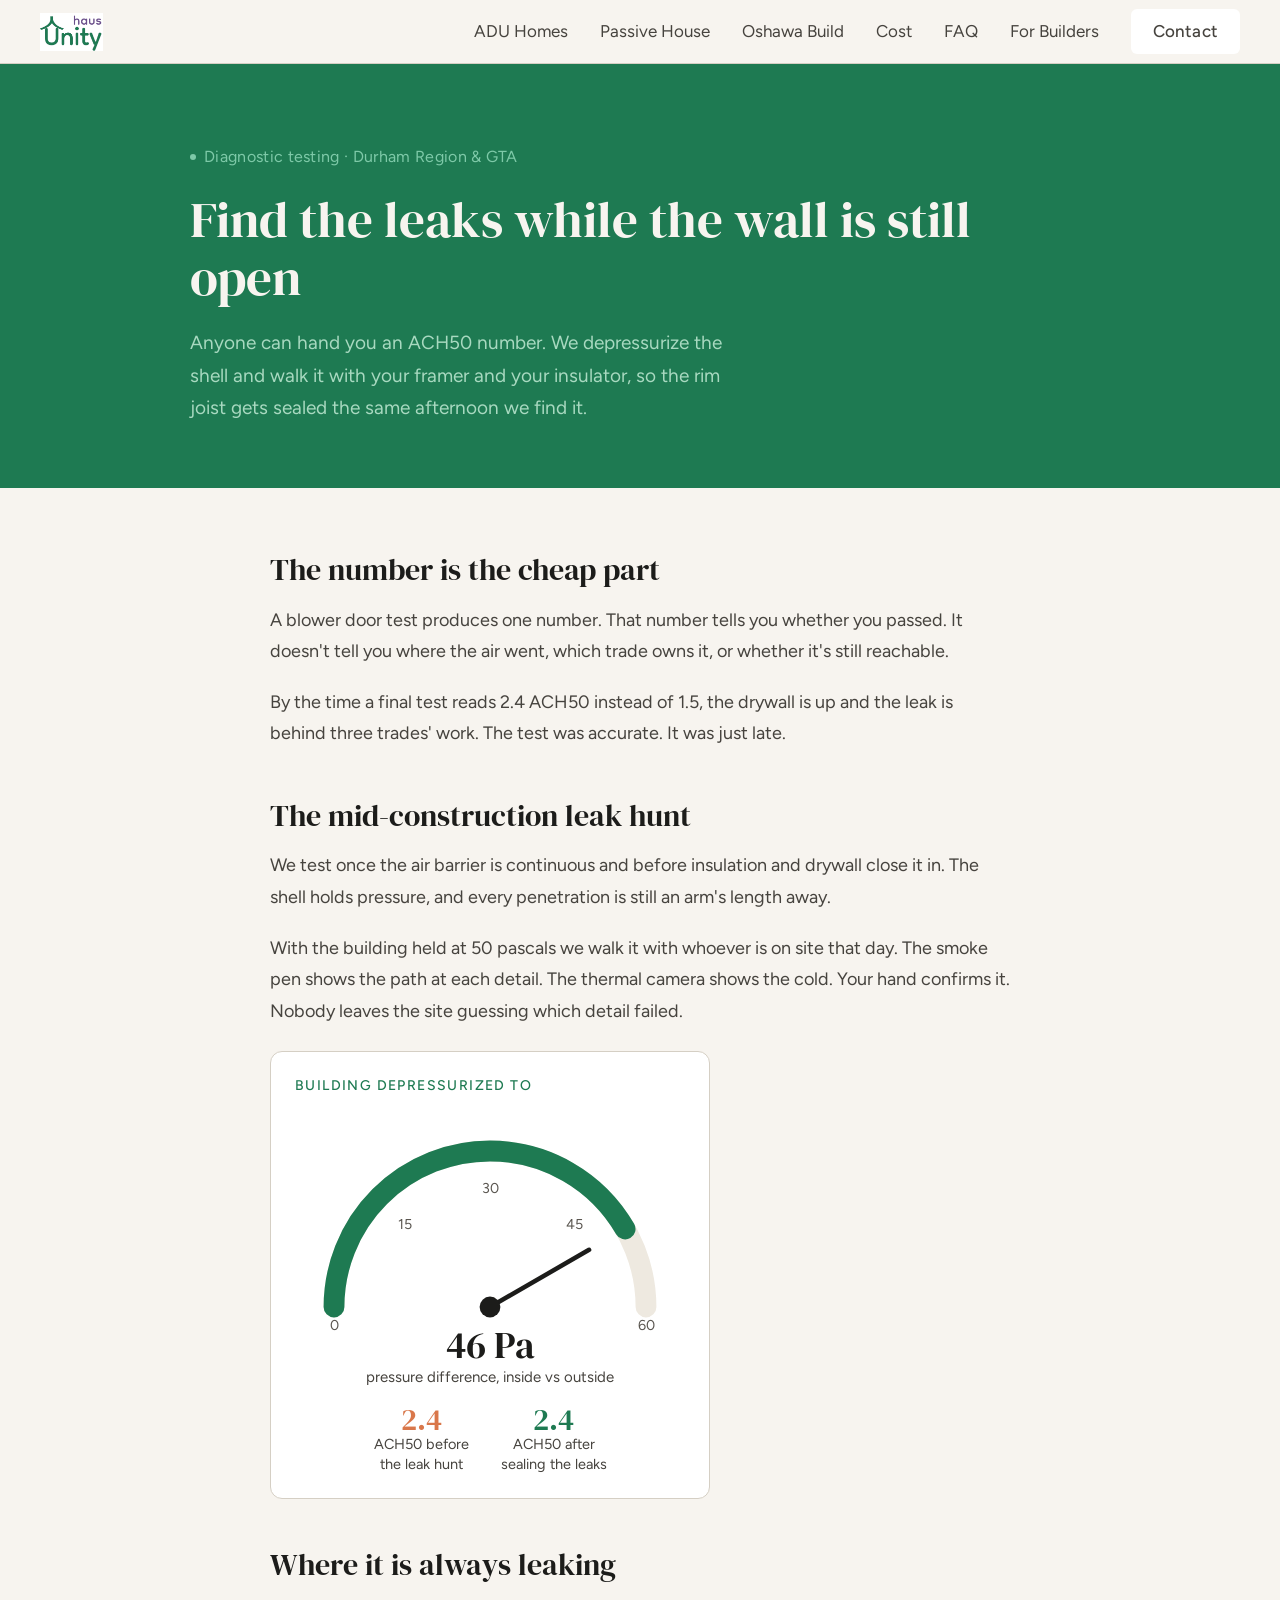
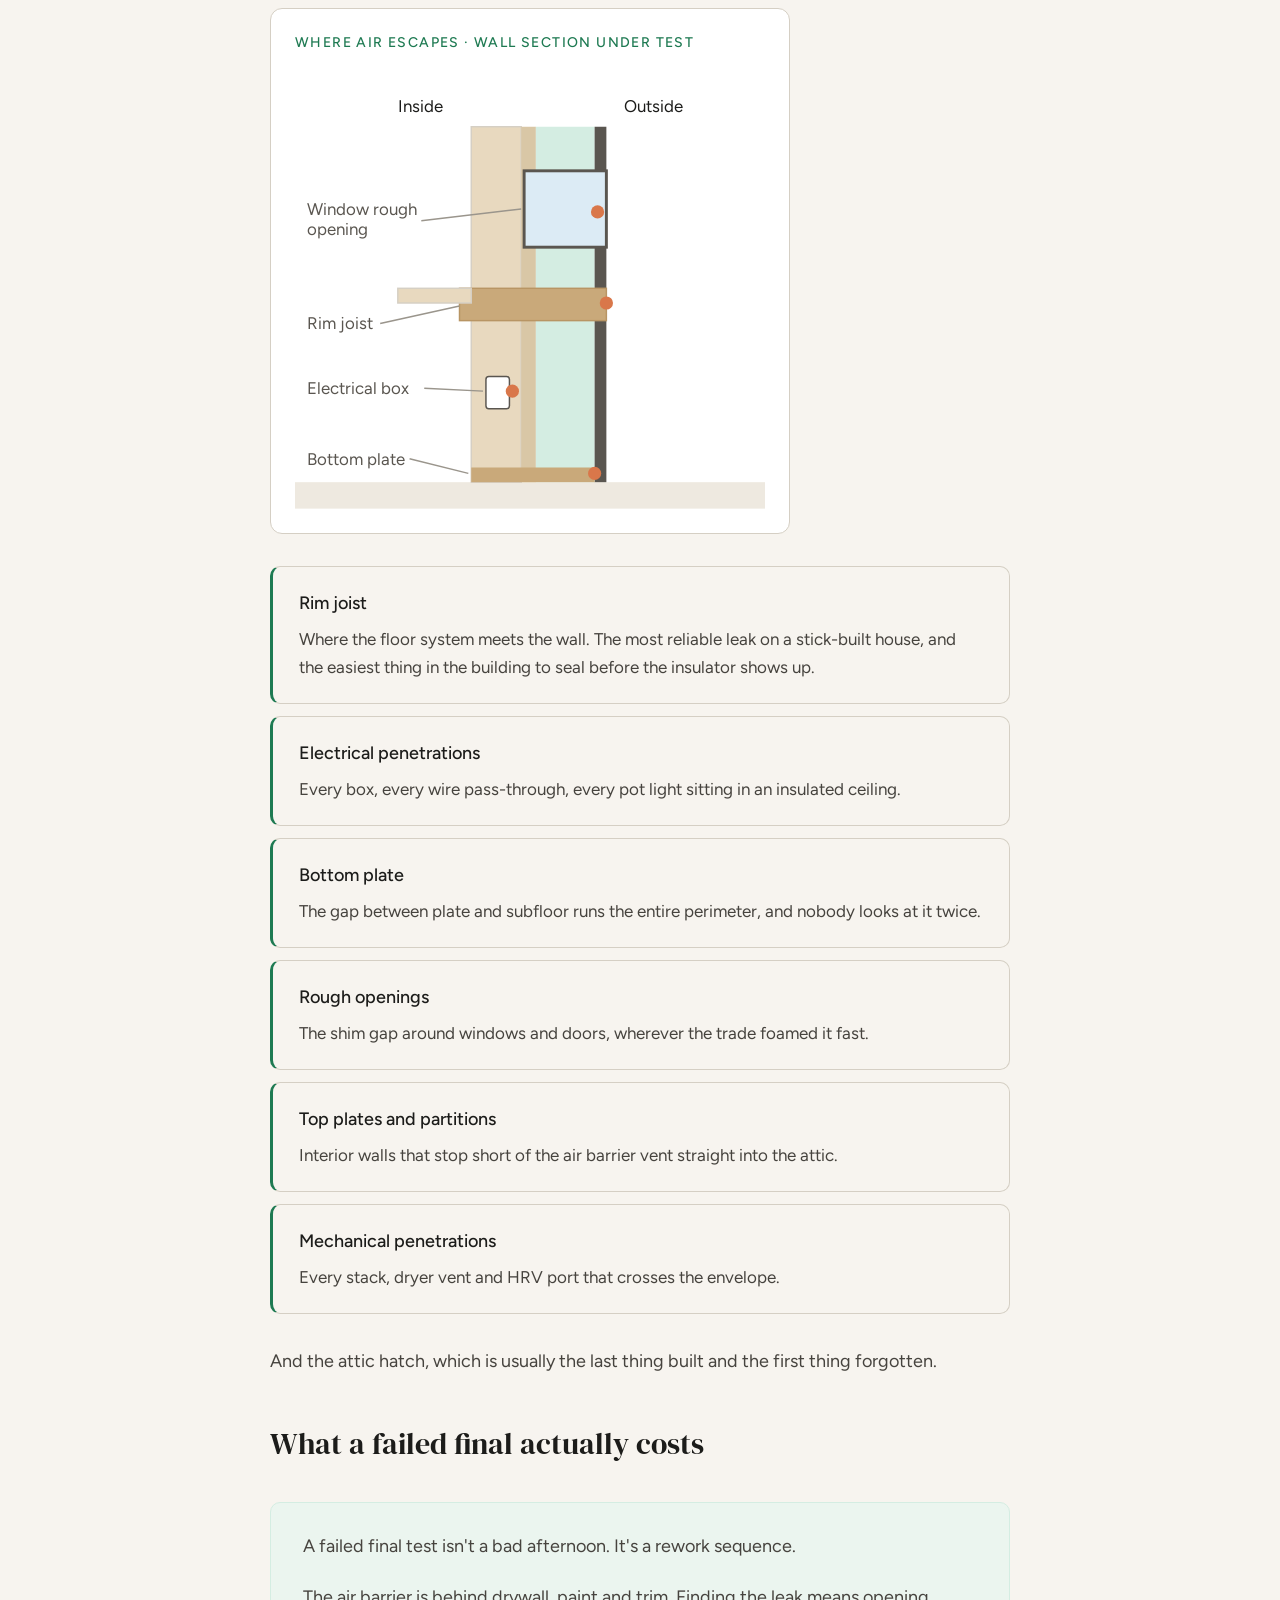
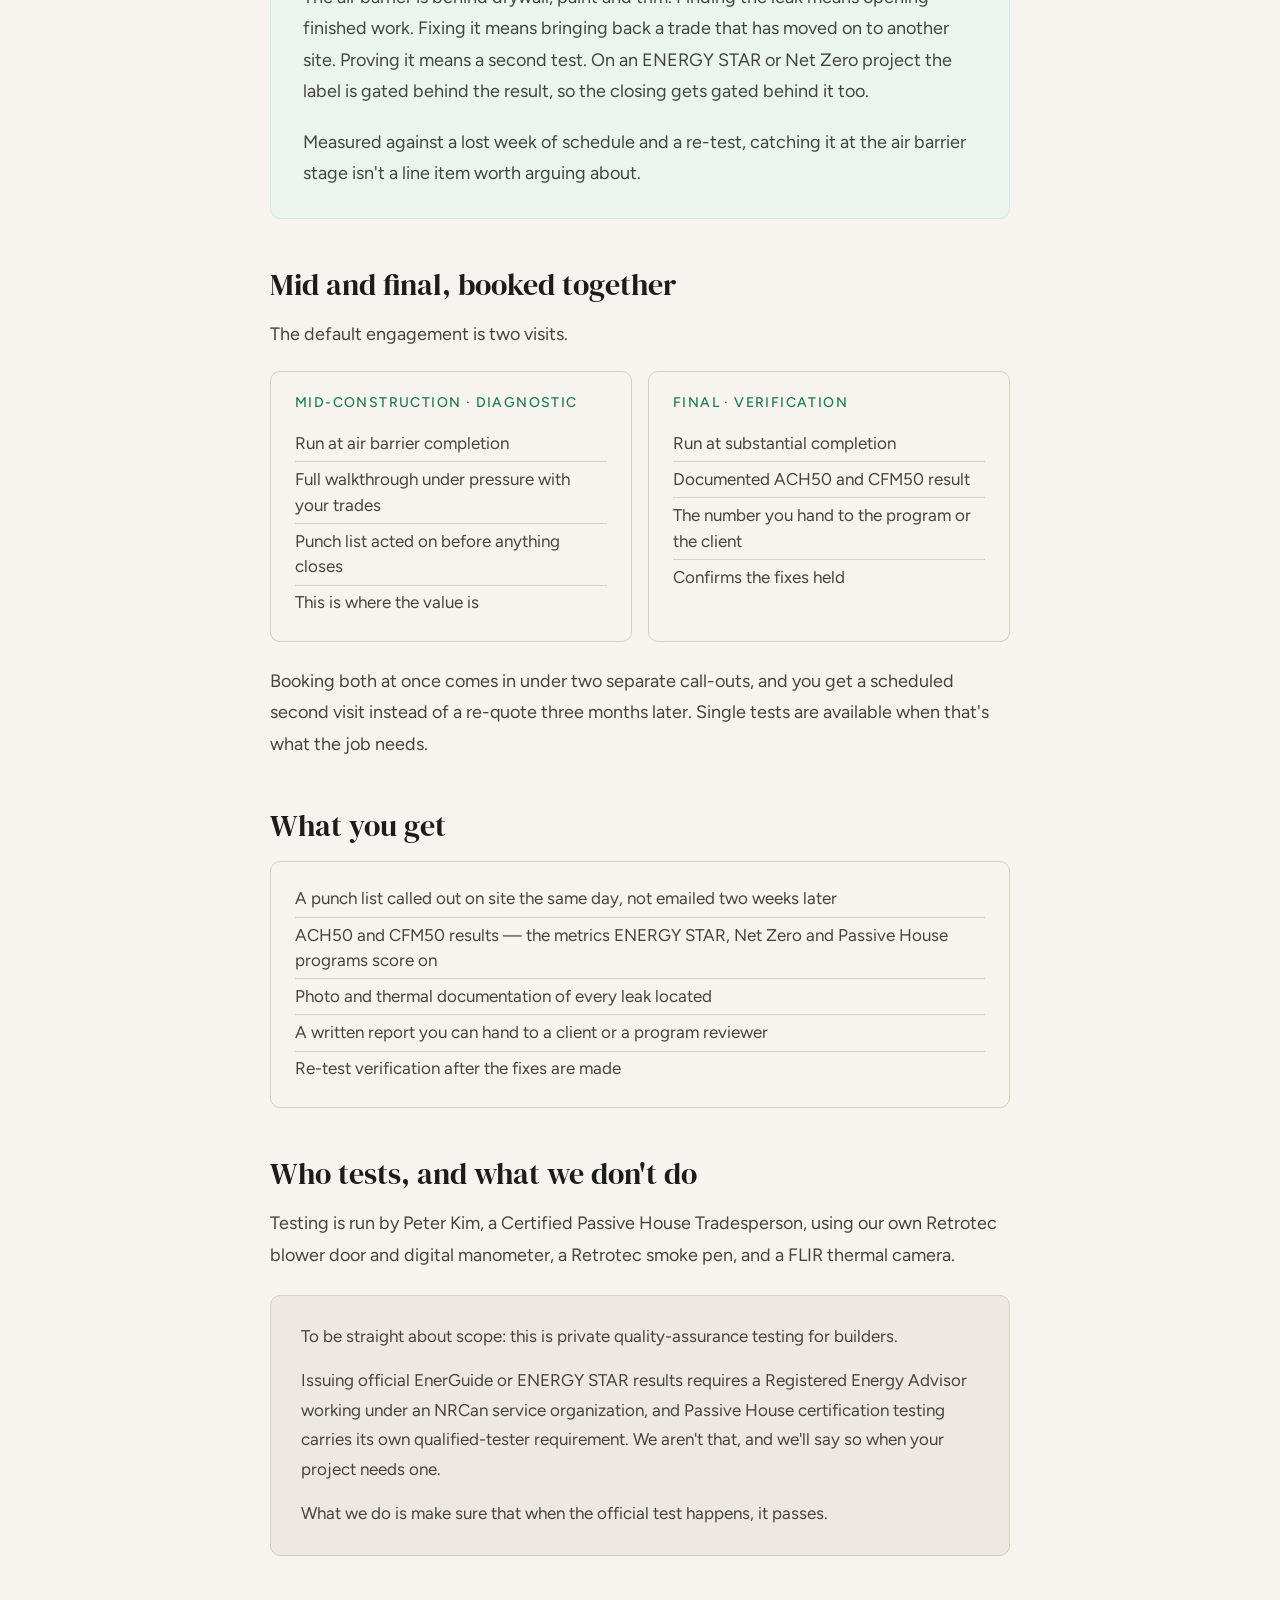
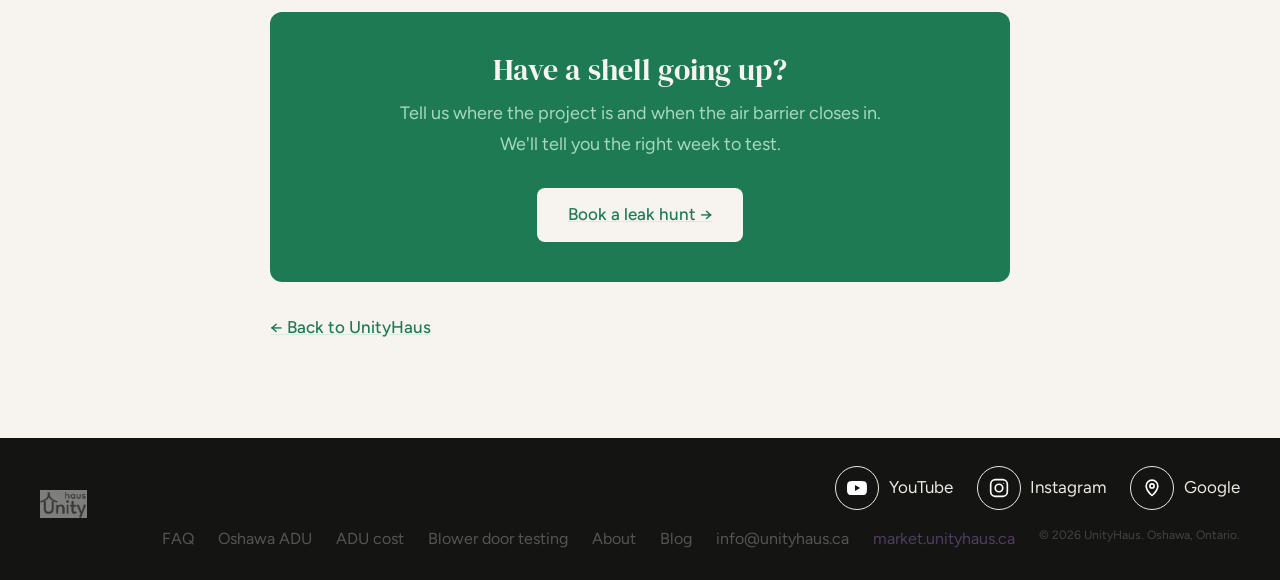
<file: blower-door-test.html>
<!DOCTYPE html>
<html lang="en">
<head>
<meta charset="UTF-8">
<meta name="viewport" content="width=device-width, initial-scale=1.0">
<title>Blower Door Testing for Builders — UnityHaus</title>
<meta name="description" content="Mid-construction blower door testing in Durham Region and the GTA. We depressurize the shell and find the leaks with your trades on site, while the wall is still open." />
<link rel="canonical" href="https://unityhaus.ca/blower-door-test.html" />
<meta property="og:type" content="article" />
<meta property="og:url" content="https://unityhaus.ca/blower-door-test.html" />
<meta property="og:title" content="Blower Door Testing for Builders — UnityHaus" />
<meta property="og:description" content="Anyone can hand you an ACH50 number. We find the leaks while the wall is still open." />
<link rel="icon" href="/favicon.ico" sizes="any">
<link rel="icon" href="/favicon-32.png" type="image/png">
<link rel="apple-touch-icon" href="/apple-touch-icon.png">
<link rel="preconnect" href="https://fonts.googleapis.com">
<link rel="preconnect" href="https://fonts.gstatic.com" crossorigin>
<link href="https://fonts.googleapis.com/css2?family=DM+Serif+Display&family=Figtree:ital,wght@0,400;0,500;0,600;1,400&display=swap" rel="stylesheet">
<script type="application/ld+json">
{
  "@context": "https://schema.org",
  "@type": "Service",
  "serviceType": "Blower door testing",
  "name": "Mid-construction and final blower door testing",
  "description": "Private quality-assurance airtightness testing for builders: a mid-construction leak hunt at air barrier completion, plus final verification.",
  "provider": {
    "@type": "LocalBusiness",
    "name": "UnityHaus",
    "url": "https://unityhaus.ca/",
    "email": "info@unityhaus.ca",
    "hasMap": "https://maps.app.goo.gl/SxAbY66DqTML8uER9",
    "sameAs": ["https://maps.app.goo.gl/SxAbY66DqTML8uER9"],
    "address": { "@type": "PostalAddress", "addressLocality": "Oshawa", "addressRegion": "ON", "addressCountry": "CA" }
  },
  "areaServed": [
    { "@type": "AdministrativeArea", "name": "Durham Region" },
    { "@type": "AdministrativeArea", "name": "Greater Toronto Area" }
  ]
}
</script>
<style>
  *, *::before, *::after { box-sizing: border-box; margin: 0; padding: 0; }

  :root {
    --green:       #1E7A52;
    --green-dark:  #174F36;
    --green-light: #D4EDE2;
    --green-pale:  #EBF5EF;
    --plum:        #6A4E8A;
    --cream:       #F7F4EF;
    --cream-mid:   #EEE9E0;
    --cream-border:#D5CFC4;
    --stone:       #46433E;
    --black:       #1C1C1A;
    --black-2:     #141412;
    --font-serif:  'DM Serif Display', Georgia, serif;
    --font-sans:   'Figtree', system-ui, sans-serif;
  }

  html { scroll-behavior: smooth; }

  body {
    font-family: var(--font-sans);
    background: var(--cream);
    color: var(--black);
    font-size: 20px;
    line-height: 1.6;
    -webkit-font-smoothing: antialiased;
  }

  /* ── NAV ── */
  nav {
    position: sticky;
    top: 0;
    z-index: 100;
    background: var(--cream);
    border-bottom: 1px solid var(--cream-border);
    padding: 0 2.5rem;
    height: 64px;
    display: flex;
    align-items: center;
    justify-content: space-between;
  }
  .nav-logo img { height: 38px; width: auto; display: block; }
  .nav-links { display: flex; gap: 2rem; align-items: center; }
  .nav-links a {
    font-size: 17px;
    color: var(--stone);
    text-decoration: none;
    transition: color 0.2s;
  }
  .nav-links a:hover { color: var(--green); }
  .nav-cta {
    background: #ffffff;
    color: var(--green);
    font-family: var(--font-sans);
    font-size: 18px;
    font-weight: 500;
    padding: 9px 22px;
    border-radius: 6px;
    border: none;
    cursor: pointer;
    text-decoration: none;
    transition: background 0.2s;
    letter-spacing: 0.01em;
  }
  .nav-cta:hover { background: var(--green-dark); color: var(--cream); }
  .hamburger { display: none; flex-direction: column; gap: 5px; cursor: pointer; padding: 8px; background: none; border: none; }
  .hamburger span { display: block; width: 22px; height: 2px; background: var(--stone); border-radius: 2px; transition: all 0.2s; }

  /* ── HERO ── */
  .ph-hero {
    background: var(--green);
    padding: 5rem 2.5rem 4rem;
  }
  .ph-hero-inner { max-width: 900px; margin: 0 auto; }
  .ph-hero-eyebrow {
    display: flex;
    align-items: center;
    gap: 8px;
    font-size: 16px;
    letter-spacing: 0.02em;
    color: #7EC9A8;
    margin-bottom: 1.25rem;
  }
  .ph-hero-eyebrow span {
    width: 6px; height: 6px;
    background: #7EC9A8;
    border-radius: 50%;
    display: inline-block;
  }
  .ph-hero h1 {
    font-family: var(--font-serif);
    font-size: clamp(2.2rem, 4.5vw, 3.2rem);
    color: var(--cream);
    line-height: 1.15;
    margin-bottom: 1.25rem;
    font-weight: 400;
  }
  .ph-hero-sub {
    font-size: 19px;
    color: #A8D9C0;
    line-height: 1.7;
    max-width: 560px;
  }

  /* ── ARTICLE ── */
  .ph-article {
    max-width: 820px;
    margin: 0 auto;
    padding: 4rem 2.5rem 6rem;
  }
  .ph-article h2 {
    font-family: var(--font-serif);
    font-size: clamp(1.5rem, 2.5vw, 1.9rem);
    color: var(--black);
    font-weight: 400;
    line-height: 1.2;
    margin: 3rem 0 1rem;
  }
  .ph-article h2:first-child { margin-top: 0; }
  .ph-article p {
    font-size: 18px;
    color: var(--stone);
    line-height: 1.75;
    margin-bottom: 1.2rem;
  }
  .ph-article a {
    color: var(--green);
    text-decoration: underline;
    text-decoration-color: var(--green-light);
  }
  .ph-article a:hover { text-decoration-color: var(--green); }

  /* ── PRINCIPLE CARDS ── */
  .principles {
    display: flex;
    flex-direction: column;
    gap: 0.75rem;
    margin: 1.5rem 0 2rem;
  }
  .principle {
    background: var(--cream);
    border: 1px solid var(--cream-border);
    border-left: 3px solid var(--green);
    border-radius: 10px;
    padding: 1.4rem 1.6rem;
  }
  .principle h3 {
    font-size: 18px;
    font-weight: 500;
    color: var(--black);
    margin-bottom: 0.4rem;
  }
  .principle p {
    font-size: 17px;
    color: var(--stone);
    line-height: 1.65;
    margin: 0;
  }

  /* ── PHPP OUTPUT GRID ── */
  .phpp-outputs {
    display: grid;
    grid-template-columns: 1fr 1fr;
    gap: 1rem;
    margin: 1.25rem 0 1.5rem;
  }
  .phpp-block {
    background: var(--cream);
    border: 1px solid var(--cream-border);
    border-radius: 10px;
    padding: 1.25rem 1.5rem;
  }
  .phpp-block h4 {
    font-size: 14px;
    font-weight: 500;
    letter-spacing: 0.1em;
    text-transform: uppercase;
    color: var(--green);
    margin-bottom: 0.75rem;
  }
  .phpp-block ul {
    list-style: none;
    padding: 0;
    margin: 0;
  }
  .phpp-block ul li {
    font-size: 17px;
    color: var(--stone);
    padding: 0.3rem 0;
    border-bottom: 1px solid var(--cream-border);
    line-height: 1.5;
  }
  .phpp-block ul li:last-child { border-bottom: none; }

  /* ── CALLOUT ── */
  .ph-callout {
    background: var(--green-pale);
    border: 1px solid var(--green-light);
    border-radius: 10px;
    padding: 1.75rem 2rem;
    font-size: 18px;
    color: var(--stone);
    line-height: 1.75;
    margin: 2.5rem 0;
  }

  /* ── STAT BADGE ── */
  .ph-stat {
    display: inline-flex;
    align-items: center;
    gap: 1rem;
    background: var(--green-pale);
    border: 1px solid var(--green-light);
    border-radius: 10px;
    padding: 1rem 1.5rem;
    margin: 0.5rem 0 1.5rem;
  }
  .ph-stat-number {
    font-family: var(--font-serif);
    font-size: 2rem;
    color: var(--green);
    line-height: 1;
  }
  .ph-stat-label {
    font-size: 16px;
    color: var(--stone);
    line-height: 1.4;
  }

  /* ── BACK LINK ── */
  .back-link {
    display: inline-flex;
    align-items: center;
    gap: 0.4rem;
    color: var(--green);
    text-decoration: none;
    font-size: 17px;
    font-weight: 500;
    margin-top: 2rem;
  }
  .back-link:hover { text-decoration: underline; }

  /* ── FOOTER ── */
  footer {
    background: var(--black-2);
    padding: 1.75rem 2.5rem;
    display: flex;
    justify-content: space-between;
    align-items: center;
    flex-wrap: wrap;
    gap: 1rem;
  }
  .footer-logo img { height: 28px; width: auto; opacity: 0.45; filter: grayscale(1); }
  .footer-links { display: flex; gap: 1.5rem; flex-wrap: wrap; }
  .footer-links a { font-size: 16px; color: #555; text-decoration: none; transition: color 0.2s; }
  .footer-links a:hover { color: #888; }
  .footer-links a.plum { color: var(--plum); opacity: 0.7; }
  .footer-links a.plum:hover { opacity: 1; }
  .footer-right { display: flex; flex-direction: column; gap: 1rem; align-items: flex-end; }
  .footer-social { display: flex; gap: 1.5rem; flex-wrap: wrap; }
  .footer-social a {
    display: inline-flex;
    align-items: center;
    gap: 0.6rem;
    font-size: 17px;
    color: var(--cream-mid);
    text-decoration: none;
  }
  .social-icon {
    width: 44px;
    height: 44px;
    border-radius: 50%;
    border: 1.5px solid var(--cream-mid);
    display: grid;
    place-items: center;
    color: #fff;
    transition: background 0.2s, border-color 0.2s;
  }
  .footer-social a:hover .social-icon { background: var(--green); border-color: var(--green); }
  .footer-social a:focus-visible { outline: none; }
  .footer-social a:focus-visible .social-icon { outline: 2px solid var(--green-light); outline-offset: 2px; }

  /* ── MOBILE ── */
  @media (max-width: 768px) {
    nav { padding: 0 1.25rem; }
    .nav-links { display: none; }
    .nav-links.open { display: flex; flex-direction: column; position: absolute; top: 64px; left: 0; right: 0; background: var(--cream); border-bottom: 1px solid var(--cream-border); padding: 1rem 1.25rem 1.5rem; gap: 0; z-index: 99; }
    .nav-links.open a { padding: 0.75rem 0; border-bottom: 1px solid var(--cream-border); font-size: 18px; color: var(--stone); }
    .nav-links.open a:last-child { border-bottom: none; }
    .nav-links.open a.nav-cta { margin-top: 0.5rem; text-align: center; border: none; }
    .hamburger { display: flex; }
    .hamburger span { display: block; width: 22px; height: 2px; background: var(--stone); border-radius: 2px; transition: all 0.2s; }
    .hamburger.open span:nth-child(1) { transform: translateY(7px) rotate(45deg); }
    .hamburger.open span:nth-child(2) { opacity: 0; }
    .hamburger.open span:nth-child(3) { transform: translateY(-7px) rotate(-45deg); }
    .ph-hero { padding: 3.5rem 1.25rem 3rem; }
    .ph-article { padding: 3rem 1.25rem 4rem; }
    .phpp-outputs { grid-template-columns: 1fr; }
    footer { padding: 1.25rem; flex-direction: column; align-items: flex-start; }
    .footer-right { align-items: flex-start; }
  }

  /* ── SERVICE CTA ── */
  .bd-cta {
    background: var(--green);
    border-radius: 12px;
    padding: 2.5rem 2rem;
    margin: 3.5rem 0 0;
    text-align: center;
  }
  .bd-cta h2 {
    font-family: var(--font-serif);
    font-size: clamp(1.5rem, 2.5vw, 1.9rem);
    font-weight: 400;
    line-height: 1.2;
    color: var(--cream);
    margin: 0 0 0.65rem;
  }
  .bd-cta p {
    font-size: 18px;
    color: #A8D9C0;
    line-height: 1.7;
    max-width: 520px;
    margin: 0 auto 1.75rem;
  }
  .bd-btn {
    display: inline-block;
    background: var(--cream);
    color: var(--green-dark);
    padding: 0.85rem 1.9rem;
    border-radius: 8px;
    font-size: 17px;
    font-weight: 500;
    text-decoration: none;
    transition: transform 0.2s;
  }
  .bd-btn:hover { transform: translateY(-1px); text-decoration: none; }
  .bd-scope {
    background: var(--cream-mid);
    border: 1px solid var(--cream-border);
    border-radius: 10px;
    padding: 1.6rem 1.9rem;
    margin: 1.5rem 0 0;
  }
  .bd-scope p { font-size: 17px; margin-bottom: 0.9rem; }
  .bd-scope p:last-child { margin-bottom: 0; }
  /* ── MENU: switch to the menu button below 980px so links never wrap ── */
  .nav-links a { white-space: nowrap; }
  @media (max-width: 980px) {
    nav { padding: 0 1.25rem; }
    .nav-links { display: none; }
    .nav-links.open { display: flex; flex-direction: column; position: absolute; top: 64px; left: 0; right: 0; background: var(--cream); border-bottom: 1px solid var(--cream-border); padding: 1rem 1.25rem 1.5rem; gap: 0; z-index: 99; }
    .nav-links.open a { padding: 0.75rem 0; border-bottom: 1px solid var(--cream-border); font-size: 18px; color: var(--stone); }
    .nav-links.open a:last-child { border-bottom: none; }
    .nav-links.open a.nav-cta { margin-top: 0.5rem; text-align: center; border: none; }
    .hamburger.open span:nth-child(1) { transform: translateY(7px) rotate(45deg); }
    .hamburger.open span:nth-child(2) { opacity: 0; }
    .hamburger.open span:nth-child(3) { transform: translateY(-7px) rotate(-45deg); }
  }
</style>
<link rel="stylesheet" href="/motion.css?v=3">
</head>

<body>

<nav>
  <div class="nav-logo">
    <a href="/"><img src="[data-uri]" alt="UnityHaus"></a>
  </div>
  <div class="nav-links">
    <a href="/#build">ADU Homes</a>
    <a href="/passive-house.html">Passive House</a>
    <a href="/oshawa-adu.html">Oshawa Build</a>
    <a href="/passive-house-adu-cost.html">Cost</a>
    <a href="/faq.html">FAQ</a>
    <a href="/blower-door-test.html">For Builders</a>
    <a href="/contact.html" class="nav-cta">Contact</a>
  </div>
  <button class="hamburger" id="hamburger" aria-label="Toggle menu" style="display:none">
    <span></span><span></span><span></span>
  </button>
</nav>

<!-- ── HERO ── -->
<section class="ph-hero">
  <div class="ph-hero-inner">
    <div class="ph-hero-eyebrow">
      <span></span>
      Diagnostic testing &middot; Durham Region &amp; GTA
    </div>
    <h1>Find the leaks while the wall is still open</h1>
    <p class="ph-hero-sub">Anyone can hand you an ACH50 number. We depressurize the shell and walk it with your framer and your insulator, so the rim joist gets sealed the same afternoon we find it.</p>
  </div>
</section>

<!-- ── ARTICLE ── -->
<article class="ph-article">

  <h2>The number is the cheap part</h2>
  <p>A blower door test produces one number. That number tells you whether you passed. It doesn't tell you where the air went, which trade owns it, or whether it's still reachable.</p>
  <p>By the time a final test reads 2.4 ACH50 instead of 1.5, the drywall is up and the leak is behind three trades' work. The test was accurate. It was just late.</p>

  <h2>The mid-construction leak hunt</h2>
  <p>We test once the air barrier is continuous and before insulation and drywall close it in. The shell holds pressure, and every penetration is still an arm's length away.</p>
  <p>With the building held at 50 pascals we walk it with whoever is on site that day. The smoke pen shows the path at each detail. The thermal camera shows the cold. Your hand confirms it. Nobody leaves the site guessing which detail failed.</p>

  <div class="mx-stage" data-mx="gauge" style="max-width:440px">
    <p class="mx-cap">Building depressurized to</p>
    <svg viewBox="0 0 300 170" role="img" aria-label="Pressure gauge reading 50 pascals">
      <path d="M30 150 A120 120 0 0 1 270 150" fill="none" stroke="#EEE9E0" stroke-width="16" stroke-linecap="round"/>
      <path class="mx-gauge-arc" d="M30 150 A120 120 0 0 1 270 150" fill="none" stroke="#1E7A52" stroke-width="16" stroke-linecap="round" pathLength="60" stroke-dasharray="50 60"/>
      <g font-family="Figtree, sans-serif" font-size="11" fill="#5A5650" text-anchor="middle"><text x="30" y="168">0</text><text x="85" y="90">15</text><text x="150" y="62">30</text><text x="215" y="90">45</text><text x="270" y="168">60</text></g>
      <g class="mx-needle" style="transform:rotate(150deg)"><line x1="150" y1="150" x2="62" y2="150" stroke="#1C1C1A" stroke-width="3.5" stroke-linecap="round"/></g>
      <circle cx="150" cy="150" r="8" fill="#1C1C1A"/>
    </svg>
    <div class="mx-gauge-num"><span class="mx-pa" data-count="50">50</span> Pa</div>
    <div class="mx-gauge-sub">pressure difference, inside vs outside</div>
    <div class="mx-ach">
      <div><div class="v" style="color:#D9774A">2.4</div><div class="l">ACH50 before<br>the leak hunt</div></div>
      <div><div class="v" style="color:var(--green)"><span data-count="0.6" data-dec="1" data-from="2.4" data-delay="2300">0.6</span></div><div class="l">ACH50 after<br>sealing the leaks</div></div>
    </div>
  </div>

  <h2>Where it is always leaking</h2>
  <div class="mx-stage" data-mx="leaks" style="max-width:520px">
    <p class="mx-cap">Where air escapes · wall section under test</p>
    <svg viewBox="0 0 320 300" role="img" aria-label="Wall section with smoke escaping at the window rough opening, the rim joist, an electrical box and the bottom plate">
      <rect x="0" y="282" width="320" height="18" fill="#EEE9E0"/>
      <rect x="120" y="40" width="34" height="242" fill="#E8D9BF" stroke="#D5CFC4"/>
      <rect x="154" y="40" width="10" height="242" fill="#D9C7A6"/>
      <rect x="164" y="40" width="40" height="242" fill="#D4EDE2"/>
      <rect x="204" y="40" width="8" height="242" fill="#5A5650"/>
      <rect x="112" y="150" width="100" height="22" fill="#C9A97A" stroke="#B89564"/>
      <rect x="70" y="150" width="50" height="10" fill="#E8D9BF" stroke="#D5CFC4"/>
      <rect x="156" y="70" width="56" height="52" fill="#DCEBF5" stroke="#5A5650" stroke-width="2"/>
      <rect x="130" y="210" width="16" height="22" rx="2" fill="#FFFFFF" stroke="#5A5650"/>
      <rect x="120" y="272" width="84" height="10" fill="#C9A97A"/>
      <g font-family="Figtree, sans-serif" font-size="11.5" fill="#5A5650">
        <text x="8" y="100">Window rough</text><text x="8" y="114">opening</text><text x="8" y="178">Rim joist</text>
        <text x="8" y="222">Electrical box</text><text x="8" y="270">Bottom plate</text>
        <text x="224" y="30" fill="#1C1C1A">Outside</text><text x="70" y="30" fill="#1C1C1A">Inside</text>
      </g>
      <g stroke="#9A958C" stroke-width="1"><line x1="86" y1="104" x2="154" y2="96"/><line x1="58" y1="174" x2="112" y2="162"/><line x1="88" y1="218" x2="128" y2="220"/><line x1="78" y1="266" x2="118" y2="276"/></g>
      <g class="mx-leaks"></g>
    </svg>
  </div>
  <div class="principles">
    <div class="principle">
      <h3>Rim joist</h3>
      <p>Where the floor system meets the wall. The most reliable leak on a stick-built house, and the easiest thing in the building to seal before the insulator shows up.</p>
    </div>
    <div class="principle">
      <h3>Electrical penetrations</h3>
      <p>Every box, every wire pass-through, every pot light sitting in an insulated ceiling.</p>
    </div>
    <div class="principle">
      <h3>Bottom plate</h3>
      <p>The gap between plate and subfloor runs the entire perimeter, and nobody looks at it twice.</p>
    </div>
    <div class="principle">
      <h3>Rough openings</h3>
      <p>The shim gap around windows and doors, wherever the trade foamed it fast.</p>
    </div>
    <div class="principle">
      <h3>Top plates and partitions</h3>
      <p>Interior walls that stop short of the air barrier vent straight into the attic.</p>
    </div>
    <div class="principle">
      <h3>Mechanical penetrations</h3>
      <p>Every stack, dryer vent and HRV port that crosses the envelope.</p>
    </div>
  </div>
  <p>And the attic hatch, which is usually the last thing built and the first thing forgotten.</p>

  <h2>What a failed final actually costs</h2>
  <div class="ph-callout">
    <p>A failed final test isn't a bad afternoon. It's a rework sequence.</p>
    <p>The air barrier is behind drywall, paint and trim. Finding the leak means opening finished work. Fixing it means bringing back a trade that has moved on to another site. Proving it means a second test. On an ENERGY STAR or Net Zero project the label is gated behind the result, so the closing gets gated behind it too.</p>
    <p style="margin-bottom:0">Measured against a lost week of schedule and a re-test, catching it at the air barrier stage isn't a line item worth arguing about.</p>
  </div>

  <h2>Mid and final, booked together</h2>
  <p>The default engagement is two visits.</p>
  <div class="phpp-outputs">
    <div class="phpp-block">
      <h4>Mid-construction &middot; diagnostic</h4>
      <ul>
        <li>Run at air barrier completion</li>
        <li>Full walkthrough under pressure with your trades</li>
        <li>Punch list acted on before anything closes</li>
        <li>This is where the value is</li>
      </ul>
    </div>
    <div class="phpp-block">
      <h4>Final &middot; verification</h4>
      <ul>
        <li>Run at substantial completion</li>
        <li>Documented ACH50 and CFM50 result</li>
        <li>The number you hand to the program or the client</li>
        <li>Confirms the fixes held</li>
      </ul>
    </div>
  </div>
  <p>Booking both at once comes in under two separate call-outs, and you get a scheduled second visit instead of a re-quote three months later. Single tests are available when that's what the job needs.</p>

  <h2>What you get</h2>
  <div class="phpp-block">
    <ul>
      <li>A punch list called out on site the same day, not emailed two weeks later</li>
      <li>ACH50 and CFM50 results — the metrics ENERGY STAR, Net Zero and Passive House programs score on</li>
      <li>Photo and thermal documentation of every leak located</li>
      <li>A written report you can hand to a client or a program reviewer</li>
      <li>Re-test verification after the fixes are made</li>
    </ul>
  </div>

  <h2>Who tests, and what we don't do</h2>
  <p>Testing is run by Peter Kim, a Certified Passive House Tradesperson, using our own Retrotec blower door and digital manometer, a Retrotec smoke pen, and a FLIR thermal camera.</p>
  <div class="bd-scope">
    <p>To be straight about scope: this is private quality-assurance testing for builders.</p>
    <p>Issuing official EnerGuide or ENERGY STAR results requires a Registered Energy Advisor working under an NRCan service organization, and Passive House certification testing carries its own qualified-tester requirement. We aren't that, and we'll say so when your project needs one.</p>
    <p>What we do is make sure that when the official test happens, it passes.</p>
  </div>

  <div class="bd-cta">
    <h2>Have a shell going up?</h2>
    <p>Tell us where the project is and when the air barrier closes in. We'll tell you the right week to test.</p>
    <a href="mailto:info@unityhaus.ca?subject=Blower%20door%20test%20enquiry" class="bd-btn">Book a leak hunt &rarr;</a>
  </div>

  <a href="/" class="back-link">&larr; Back to UnityHaus</a>

</article>

<footer>
  <div class="footer-logo">
    <a href="/"><img src="[data-uri]" alt="UnityHaus"></a>
  </div>
  <div class="footer-right">
    <div class="footer-social">
      <a href="https://www.youtube.com/@Unityhaus-Canada/videos" target="_blank" rel="noopener" aria-label="UnityHaus on YouTube">
        <span class="social-icon"><svg width="20" height="20" viewBox="0 0 24 24" fill="currentColor" aria-hidden="true"><path d="M23.498 6.186a3.016 3.016 0 0 0-2.122-2.136C19.505 3.545 12 3.545 12 3.545s-7.505 0-9.377.505A3.017 3.017 0 0 0 .502 6.186C0 8.07 0 12 0 12s0 3.93.502 5.814a3.016 3.016 0 0 0 2.122 2.136c1.871.505 9.376.505 9.376.505s7.505 0 9.377-.505a3.015 3.015 0 0 0 2.122-2.136C24 15.93 24 12 24 12s0-3.93-.502-5.814zM9.545 15.568V8.432L15.818 12l-6.273 3.568z"/></svg></span>YouTube
      </a>
      <a href="https://www.instagram.com/unityhaus.ca/" target="_blank" rel="noopener" aria-label="UnityHaus on Instagram">
        <span class="social-icon"><svg width="20" height="20" viewBox="0 0 24 24" fill="none" stroke="currentColor" stroke-width="2" stroke-linecap="round" stroke-linejoin="round" aria-hidden="true"><rect x="2" y="2" width="20" height="20" rx="5.5"/><circle cx="12" cy="12" r="4.5"/><circle cx="17.6" cy="6.4" r="0.6" fill="currentColor" stroke="none"/></svg></span>Instagram
      </a>
      <a href="https://maps.app.goo.gl/SxAbY66DqTML8uER9" target="_blank" rel="noopener" aria-label="UnityHaus on Google Maps">
        <span class="social-icon"><svg width="20" height="20" viewBox="0 0 24 24" fill="none" stroke="currentColor" stroke-width="2" stroke-linecap="round" stroke-linejoin="round" aria-hidden="true"><path d="M12 21s-7-6.2-7-11.5A7 7 0 0 1 19 9.5C19 14.8 12 21 12 21z"/><circle cx="12" cy="9.5" r="2.5"/></svg></span>Google
      </a>
    </div>
    <div class="footer-links">
      <a href="/faq.html">FAQ</a>
      <a href="/oshawa-adu.html">Oshawa ADU</a>
      <a href="/passive-house-adu-cost.html">ADU cost</a>
      <a href="/blower-door-test.html">Blower door testing</a>
      <a href="https://blog.unityhaus.ca/about">About</a>
      <a href="https://blog.unityhaus.ca">Blog</a>
      <a href="mailto:info@unityhaus.ca">info@unityhaus.ca</a>
      <a href="https://market.unityhaus.ca/" target="_blank" class="plum">market.unityhaus.ca</a>
      <span style="font-size:12px;color:#444">&copy; 2026 UnityHaus. Oshawa, Ontario.</span>
    </div>
  </div>
</footer>

<script>
  (function(){
    var btn = document.getElementById('hamburger');
    var links = document.querySelector('.nav-links');
    function isMobile(){ return window.innerWidth <= 980; }
    function update(){
      btn.style.display = isMobile() ? 'flex' : 'none';
      if(!isMobile()){ links.classList.remove('open'); links.style.display = ''; }
    }
    btn.addEventListener('click', function(){
      btn.classList.toggle('open');
      links.classList.toggle('open');
    });
    window.addEventListener('resize', update);
    update();
    // Close menu when a link is clicked
    links.querySelectorAll('a').forEach(function(a){
      a.addEventListener('click', function(){
        btn.classList.remove('open');
        links.classList.remove('open');
      });
    });
  })();
</script>
<script src="/motion.js?v=3" defer></script>
</body>
</html>
</file>
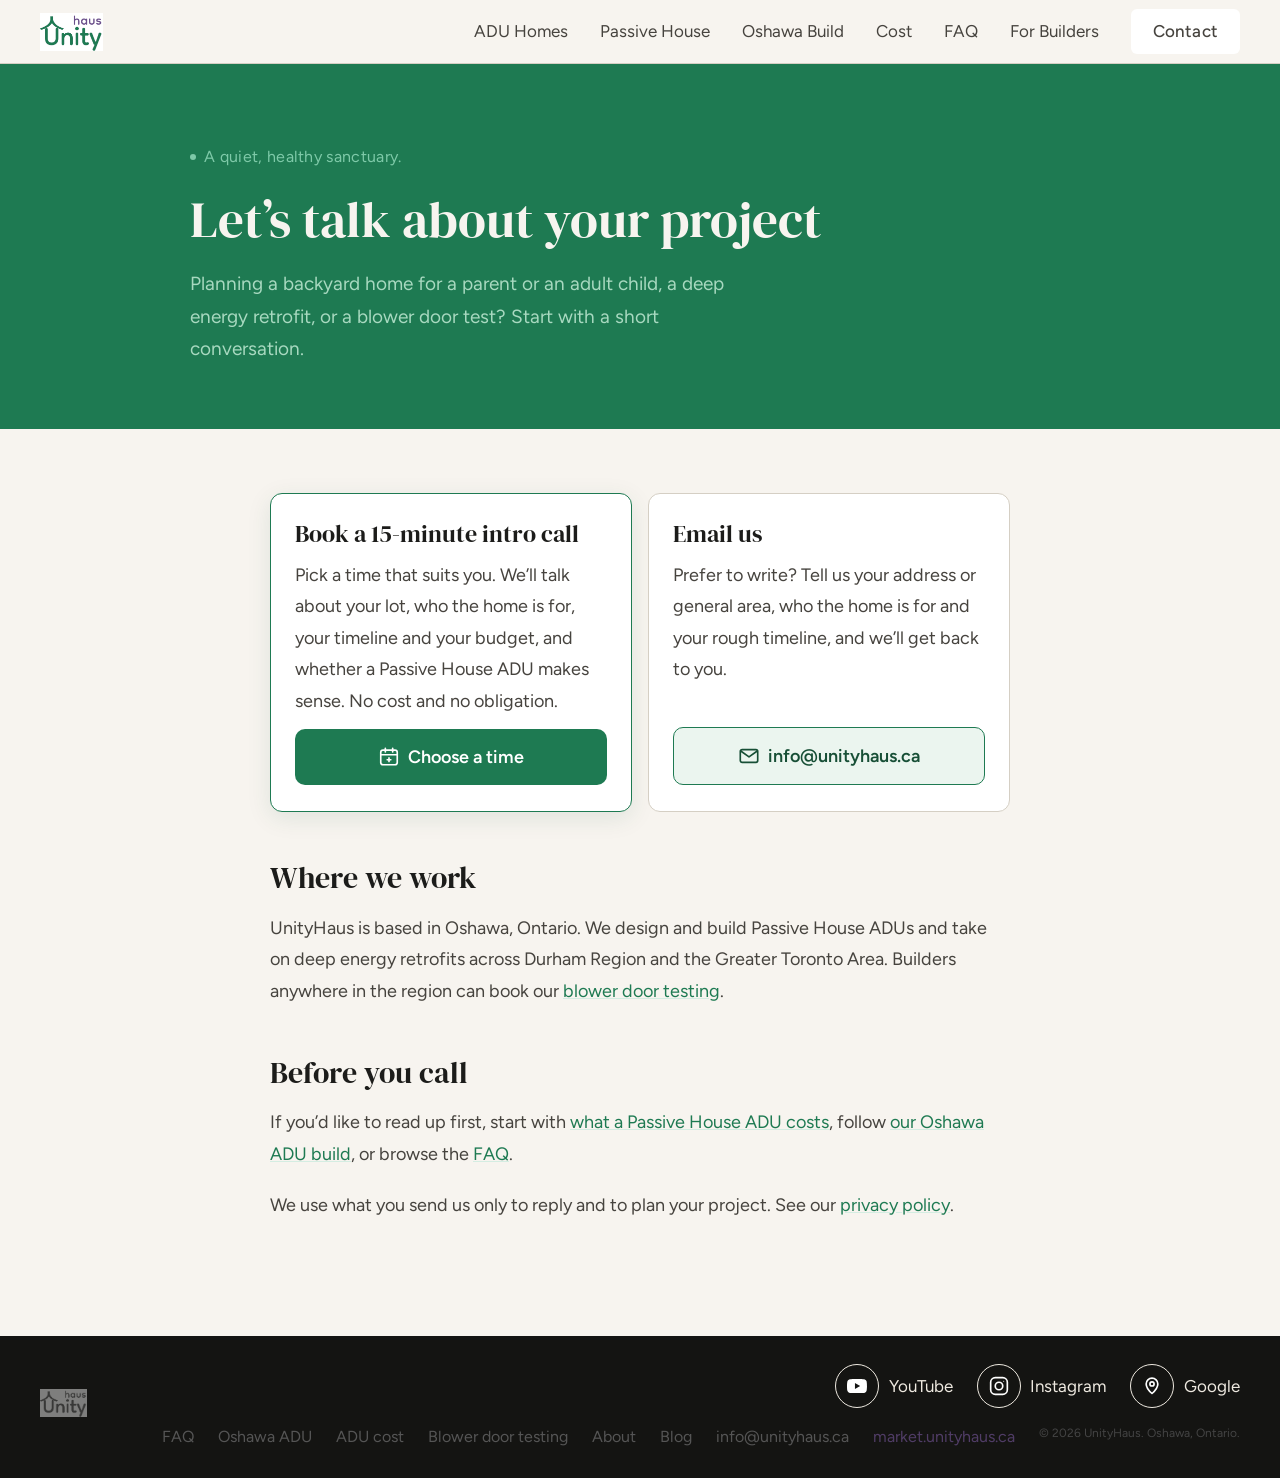
<file: contact.html>
<!DOCTYPE html>
<html lang="en">
<head>
<meta charset="UTF-8">
<meta name="viewport" content="width=device-width, initial-scale=1.0">
<title>Contact UnityHaus — Book a 15-Minute Intro Call</title>
<meta name="description" content="Book a free 15-minute intro call or email UnityHaus about a Passive House ADU, a deep energy retrofit or blower door testing in Oshawa, Durham Region and the GTA." />
<link rel="canonical" href="https://unityhaus.ca/contact.html" />
<meta property="og:type" content="website">
<meta property="og:title" content="Contact UnityHaus">
<meta property="og:description" content="Book a free 15-minute intro call about a Passive House ADU, a deep energy retrofit or blower door testing.">
<meta property="og:url" content="https://unityhaus.ca/contact.html">
<script type="application/ld+json">
{
  "@context": "https://schema.org",
  "@type": "ContactPage",
  "name": "Contact UnityHaus",
  "url": "https://unityhaus.ca/contact.html",
  "about": {
    "@type": "HomeAndConstructionBusiness",
    "name": "UnityHaus",
    "url": "https://unityhaus.ca/",
    "email": "info@unityhaus.ca",
    "areaServed": ["Oshawa", "Durham Region", "Greater Toronto Area"],
    "address": { "@type": "PostalAddress", "addressLocality": "Oshawa", "addressRegion": "ON", "addressCountry": "CA" }
  }
}
</script>
<link rel="icon" href="/favicon.ico" sizes="any">
<link rel="icon" href="/favicon-32.png" type="image/png">
<link rel="apple-touch-icon" href="/apple-touch-icon.png">
<link rel="preconnect" href="https://fonts.googleapis.com">
<link rel="preconnect" href="https://fonts.gstatic.com" crossorigin>
<link href="https://fonts.googleapis.com/css2?family=DM+Serif+Display&family=Figtree:ital,wght@0,400;0,500;0,600;1,400&display=swap" rel="stylesheet">
<style>
  *, *::before, *::after { box-sizing: border-box; margin: 0; padding: 0; }

  :root {
    --green:       #1E7A52;
    --green-dark:  #174F36;
    --green-light: #D4EDE2;
    --green-pale:  #EBF5EF;
    --plum:        #6A4E8A;
    --cream:       #F7F4EF;
    --cream-mid:   #EEE9E0;
    --cream-border:#D5CFC4;
    --stone:       #46433E;
    --black:       #1C1C1A;
    --black-2:     #141412;
    --font-serif:  'DM Serif Display', Georgia, serif;
    --font-sans:   'Figtree', system-ui, sans-serif;
  }

  html { scroll-behavior: smooth; }

  body {
    font-family: var(--font-sans);
    background: var(--cream);
    color: var(--black);
    font-size: 20px;
    line-height: 1.6;
    -webkit-font-smoothing: antialiased;
  }

  /* ── NAV ── */
  nav {
    position: sticky;
    top: 0;
    z-index: 100;
    background: var(--cream);
    border-bottom: 1px solid var(--cream-border);
    padding: 0 2.5rem;
    height: 64px;
    display: flex;
    align-items: center;
    justify-content: space-between;
  }
  .nav-logo img { height: 38px; width: auto; display: block; }
  .nav-links { display: flex; gap: 2rem; align-items: center; }
  .nav-links a {
    font-size: 17px;
    color: var(--stone);
    text-decoration: none;
    transition: color 0.2s;
  }
  .nav-links a:hover { color: var(--green); }
  .nav-cta {
    background: #ffffff;
    color: var(--green);
    font-family: var(--font-sans);
    font-size: 18px;
    font-weight: 500;
    padding: 9px 22px;
    border-radius: 6px;
    border: none;
    cursor: pointer;
    text-decoration: none;
    transition: background 0.2s;
    letter-spacing: 0.01em;
  }
  .nav-cta:hover { background: var(--green-dark); color: var(--cream); }
  .hamburger { display: none; flex-direction: column; gap: 5px; cursor: pointer; padding: 8px; background: none; border: none; }
  .hamburger span { display: block; width: 22px; height: 2px; background: var(--stone); border-radius: 2px; transition: all 0.2s; }

  /* ── HERO ── */
  .ph-hero {
    background: var(--green);
    padding: 5rem 2.5rem 4rem;
  }
  .ph-hero-inner { max-width: 900px; margin: 0 auto; }
  .ph-hero-eyebrow {
    display: flex;
    align-items: center;
    gap: 8px;
    font-size: 16px;
    letter-spacing: 0.02em;
    color: #7EC9A8;
    margin-bottom: 1.25rem;
  }
  .ph-hero-eyebrow span {
    width: 6px; height: 6px;
    background: #7EC9A8;
    border-radius: 50%;
    display: inline-block;
  }
  .ph-hero h1 {
    font-family: var(--font-serif);
    font-size: clamp(2.2rem, 4.5vw, 3.2rem);
    color: var(--cream);
    line-height: 1.15;
    margin-bottom: 1.25rem;
    font-weight: 400;
  }
  .ph-hero-sub {
    font-size: 19px;
    color: #A8D9C0;
    line-height: 1.7;
    max-width: 560px;
  }

  /* ── ARTICLE ── */
  .ph-article {
    max-width: 820px;
    margin: 0 auto;
    padding: 4rem 2.5rem 6rem;
  }
  .ph-article h2 {
    font-family: var(--font-serif);
    font-size: clamp(1.5rem, 2.5vw, 1.9rem);
    color: var(--black);
    font-weight: 400;
    line-height: 1.2;
    margin: 3rem 0 1rem;
  }
  .ph-article h2:first-child { margin-top: 0; }
  .ph-article p {
    font-size: 18px;
    color: var(--stone);
    line-height: 1.75;
    margin-bottom: 1.2rem;
  }
  .ph-article a {
    color: var(--green);
    text-decoration: underline;
    text-decoration-color: var(--green-light);
  }
  .ph-article a:hover { text-decoration-color: var(--green); }
  .ph-article ul { padding-left: 1.4em; margin: 0 0 1.25rem; }
  .ph-article li { margin-bottom: 0.4rem; color: var(--stone); font-size: 18px; line-height: 1.75; }

  /* ── PRINCIPLE CARDS ── */
  .principles {
    display: flex;
    flex-direction: column;
    gap: 0.75rem;
    margin: 1.5rem 0 2rem;
  }
  .principle {
    background: var(--cream);
    border: 1px solid var(--cream-border);
    border-left: 3px solid var(--green);
    border-radius: 10px;
    padding: 1.4rem 1.6rem;
  }
  .principle h3 {
    font-size: 18px;
    font-weight: 500;
    color: var(--black);
    margin-bottom: 0.4rem;
  }
  .principle p {
    font-size: 17px;
    color: var(--stone);
    line-height: 1.65;
    margin: 0;
  }

  /* ── PHPP OUTPUT GRID ── */
  .phpp-outputs {
    display: grid;
    grid-template-columns: 1fr 1fr;
    gap: 1rem;
    margin: 1.25rem 0 1.5rem;
  }
  .phpp-block {
    background: var(--cream);
    border: 1px solid var(--cream-border);
    border-radius: 10px;
    padding: 1.25rem 1.5rem;
  }
  .phpp-block h4 {
    font-size: 14px;
    font-weight: 500;
    letter-spacing: 0.1em;
    text-transform: uppercase;
    color: var(--green);
    margin-bottom: 0.75rem;
  }
  .phpp-block ul {
    list-style: none;
    padding: 0;
    margin: 0;
  }
  .phpp-block ul li {
    font-size: 17px;
    color: var(--stone);
    padding: 0.3rem 0;
    border-bottom: 1px solid var(--cream-border);
    line-height: 1.5;
  }
  .phpp-block ul li:last-child { border-bottom: none; }

  /* ── CALLOUT ── */
  .ph-callout {
    background: var(--green-pale);
    border: 1px solid var(--green-light);
    border-radius: 10px;
    padding: 1.75rem 2rem;
    font-size: 18px;
    color: var(--stone);
    line-height: 1.75;
    margin: 2.5rem 0;
  }

  /* ── STAT BADGE ── */
  .ph-stat {
    display: inline-flex;
    align-items: center;
    gap: 1rem;
    background: var(--green-pale);
    border: 1px solid var(--green-light);
    border-radius: 10px;
    padding: 1rem 1.5rem;
    margin: 0.5rem 0 1.5rem;
  }
  .ph-stat-number {
    font-family: var(--font-serif);
    font-size: 2rem;
    color: var(--green);
    line-height: 1;
  }
  .ph-stat-label {
    font-size: 16px;
    color: var(--stone);
    line-height: 1.4;
  }

  /* ── BACK LINK ── */
  .back-link {
    display: inline-flex;
    align-items: center;
    gap: 0.4rem;
    color: var(--green);
    text-decoration: none;
    font-size: 17px;
    font-weight: 500;
    margin-top: 2rem;
  }
  .back-link:hover { text-decoration: underline; }

  /* ── FOOTER ── */
  footer {
    background: var(--black-2);
    padding: 1.75rem 2.5rem;
    display: flex;
    justify-content: space-between;
    align-items: center;
    flex-wrap: wrap;
    gap: 1rem;
  }
  .footer-logo img { height: 28px; width: auto; opacity: 0.45; filter: grayscale(1); }
  .footer-links { display: flex; gap: 1.5rem; flex-wrap: wrap; }
  .footer-links a { font-size: 16px; color: #555; text-decoration: none; transition: color 0.2s; }
  .footer-links a:hover { color: #888; }
  .footer-links a.plum { color: var(--plum); opacity: 0.7; }
  .footer-links a.plum:hover { opacity: 1; }
  .footer-right { display: flex; flex-direction: column; gap: 1rem; align-items: flex-end; }
  .footer-social { display: flex; gap: 1.5rem; flex-wrap: wrap; }
  .footer-social a {
    display: inline-flex;
    align-items: center;
    gap: 0.6rem;
    font-size: 17px;
    color: var(--cream-mid);
    text-decoration: none;
  }
  .social-icon {
    width: 44px;
    height: 44px;
    border-radius: 50%;
    border: 1.5px solid var(--cream-mid);
    display: grid;
    place-items: center;
    color: #fff;
    transition: background 0.2s, border-color 0.2s;
  }
  .footer-social a:hover .social-icon { background: var(--green); border-color: var(--green); }
  .footer-social a:focus-visible { outline: none; }
  .footer-social a:focus-visible .social-icon { outline: 2px solid var(--green-light); outline-offset: 2px; }

  /* ── MOBILE ── */
  @media (max-width: 768px) {
    nav { padding: 0 1.25rem; }
    .nav-links { display: none; }
    .nav-links.open { display: flex; flex-direction: column; position: absolute; top: 64px; left: 0; right: 0; background: var(--cream); border-bottom: 1px solid var(--cream-border); padding: 1rem 1.25rem 1.5rem; gap: 0; z-index: 99; }
    .nav-links.open a { padding: 0.75rem 0; border-bottom: 1px solid var(--cream-border); font-size: 18px; color: var(--stone); }
    .nav-links.open a:last-child { border-bottom: none; }
    .nav-links.open a.nav-cta { margin-top: 0.5rem; text-align: center; border: none; }
    .hamburger { display: flex; }
    .hamburger span { display: block; width: 22px; height: 2px; background: var(--stone); border-radius: 2px; transition: all 0.2s; }
    .hamburger.open span:nth-child(1) { transform: translateY(7px) rotate(45deg); }
    .hamburger.open span:nth-child(2) { opacity: 0; }
    .hamburger.open span:nth-child(3) { transform: translateY(-7px) rotate(-45deg); }
    .ph-hero { padding: 3.5rem 1.25rem 3rem; }
    .ph-article { padding: 3rem 1.25rem 4rem; }
    .phpp-outputs { grid-template-columns: 1fr; }
    footer { padding: 1.25rem; flex-direction: column; align-items: flex-start; }
    .footer-right { align-items: flex-start; }
  }

  /* ── SERVICE CTA ── */
  .bd-cta {
    background: var(--green);
    border-radius: 12px;
    padding: 2.5rem 2rem;
    margin: 3.5rem 0 0;
    text-align: center;
  }
  .bd-cta h2 {
    font-family: var(--font-serif);
    font-size: clamp(1.5rem, 2.5vw, 1.9rem);
    font-weight: 400;
    line-height: 1.2;
    color: var(--cream);
    margin: 0 0 0.65rem;
  }
  .bd-cta p {
    font-size: 18px;
    color: #A8D9C0;
    line-height: 1.7;
    max-width: 520px;
    margin: 0 auto 1.75rem;
  }
  .bd-btn {
    display: inline-block;
    background: var(--cream);
    color: var(--green-dark);
    padding: 0.85rem 1.9rem;
    border-radius: 8px;
    font-size: 17px;
    font-weight: 500;
    text-decoration: none;
    transition: transform 0.2s;
  }
  .bd-btn:hover { transform: translateY(-1px); text-decoration: none; }
  .bd-scope {
    background: var(--cream-mid);
    border: 1px solid var(--cream-border);
    border-radius: 10px;
    padding: 1.6rem 1.9rem;
    margin: 1.5rem 0 0;
  }
  .bd-scope p { font-size: 17px; margin-bottom: 0.9rem; }
  .bd-scope p:last-child { margin-bottom: 0; }
  /* ── MENU: switch to the menu button below 980px so links never wrap ── */
  .nav-links a { white-space: nowrap; }
  @media (max-width: 980px) {
    nav { padding: 0 1.25rem; }
    .nav-links { display: none; }
    .nav-links.open { display: flex; flex-direction: column; position: absolute; top: 64px; left: 0; right: 0; background: var(--cream); border-bottom: 1px solid var(--cream-border); padding: 1rem 1.25rem 1.5rem; gap: 0; z-index: 99; }
    .nav-links.open a { padding: 0.75rem 0; border-bottom: 1px solid var(--cream-border); font-size: 18px; color: var(--stone); }
    .nav-links.open a:last-child { border-bottom: none; }
    .nav-links.open a.nav-cta { margin-top: 0.5rem; text-align: center; border: none; }
    .hamburger.open span:nth-child(1) { transform: translateY(7px) rotate(45deg); }
    .hamburger.open span:nth-child(2) { opacity: 0; }
    .hamburger.open span:nth-child(3) { transform: translateY(-7px) rotate(-45deg); }
  }

  /* ── CONTACT OPTIONS ── */
  .contact-grid { display: grid; grid-template-columns: repeat(auto-fit, minmax(260px, 1fr)); gap: 16px; margin: 0 0 2.5rem; }
  .contact-card { background: #fff; border: 1px solid var(--cream-border); border-radius: 12px; padding: 1.6rem 1.5rem; display: flex; flex-direction: column; gap: .7rem; min-width: 0; }
  .contact-card.primary { border-color: var(--green); box-shadow: 0 6px 24px rgba(23,79,54,.10); }
  .contact-card h2 { margin: 0 !important; font-size: 1.5rem; }
  .contact-card p { margin: 0 !important; }
  .contact-btn { display: inline-flex; align-items: center; justify-content: center; gap: .5rem; margin-top: auto; padding: 14px 20px; border-radius: 10px; font-weight: 600; font-size: 18px; text-decoration: none !important; text-align: center; }
  .contact-btn.solid { background: var(--green); color: #fff !important; }
  .contact-btn.solid:hover { background: var(--green-dark); }
  .contact-btn.outline { border: 1.5px solid var(--green); color: var(--green-dark) !important; background: var(--green-pale); word-break: break-all; }
  .contact-btn.outline:hover { background: var(--green-light); }
  .contact-btn svg { width: 22px; height: 22px; flex: none; }
  .contact-note { font-size: 16px; color: var(--stone); }
</style>
</head>

<body>

<nav>
  <div class="nav-logo">
    <a href="/"><img src="[data-uri]" alt="UnityHaus"></a>
  </div>
  <div class="nav-links">
    <a href="/#build">ADU Homes</a>
    <a href="/passive-house.html">Passive House</a>
    <a href="/oshawa-adu.html">Oshawa Build</a>
    <a href="/passive-house-adu-cost.html">Cost</a>
    <a href="/faq.html">FAQ</a>
    <a href="/blower-door-test.html">For Builders</a>
    <a href="/contact.html" class="nav-cta">Contact</a>
  </div>
  <button class="hamburger" id="hamburger" aria-label="Toggle menu" style="display:none">
    <span></span><span></span><span></span>
  </button>
</nav>

<!-- ── HERO ── -->
<section class="ph-hero">
  <div class="ph-hero-inner">
    <div class="ph-hero-eyebrow">
      <span></span>
      A quiet, healthy sanctuary.
    </div>
    <h1>Let&rsquo;s talk about your project</h1>
    <p class="ph-hero-sub">Planning a backyard home for a parent or an adult child, a deep energy retrofit, or a blower door test? Start with a short conversation.</p>
  </div>
</section>

<!-- ── CONTACT ── -->
<article class="ph-article">

  <div class="contact-grid">
    <section class="contact-card primary">
      <h2>Book a 15-minute intro call</h2>
      <p>Pick a time that suits you. We&rsquo;ll talk about your lot, who the home is for, your timeline and your budget, and whether a Passive House ADU makes sense. No cost and no obligation.</p>
      <a class="contact-btn solid" href="https://calendar.app.google/QwnXqXdHpjPyBZEy5" target="_blank" rel="noopener">
        <svg viewBox="0 0 24 24" fill="none" stroke="currentColor" stroke-width="1.8" stroke-linecap="round" stroke-linejoin="round" aria-hidden="true"><rect x="3" y="4.5" width="18" height="16" rx="2.5"/><path d="M3 9.5h18M8 2.5v4M16 2.5v4M12 13v4M10 15h4"/></svg>
        Choose a time
      </a>
    </section>
    <section class="contact-card">
      <h2>Email us</h2>
      <p>Prefer to write? Tell us your address or general area, who the home is for and your rough timeline, and we&rsquo;ll get back to you.</p>
      <a class="contact-btn outline" href="mailto:info@unityhaus.ca">
        <svg viewBox="0 0 24 24" fill="none" stroke="currentColor" stroke-width="1.8" stroke-linecap="round" stroke-linejoin="round" aria-hidden="true"><rect x="2.5" y="5" width="19" height="14" rx="2"/><path d="m3 6.5 9 6.5 9-6.5"/></svg>
        info@unityhaus.ca
      </a>
    </section>
  </div>

  <h2>Where we work</h2>
  <p>UnityHaus is based in Oshawa, Ontario. We design and build Passive House ADUs and take on deep energy retrofits across Durham Region and the Greater Toronto Area. Builders anywhere in the region can book our <a href="/blower-door-test.html">blower door testing</a>.</p>

  <h2>Before you call</h2>
  <p>If you&rsquo;d like to read up first, start with <a href="/passive-house-adu-cost.html">what a Passive House ADU costs</a>, follow <a href="/oshawa-adu.html">our Oshawa ADU build</a>, or browse the <a href="/faq.html">FAQ</a>.</p>
  <p class="contact-note">We use what you send us only to reply and to plan your project. See our <a href="/privacy.html">privacy policy</a>.</p>

</article>

<footer>
  <div class="footer-logo">
    <a href="/"><img src="[data-uri]" alt="UnityHaus"></a>
  </div>
  <div class="footer-right">
    <div class="footer-social">
      <a href="https://www.youtube.com/@Unityhaus-Canada/videos" target="_blank" rel="noopener" aria-label="UnityHaus on YouTube">
        <span class="social-icon"><svg width="20" height="20" viewBox="0 0 24 24" fill="currentColor" aria-hidden="true"><path d="M23.498 6.186a3.016 3.016 0 0 0-2.122-2.136C19.505 3.545 12 3.545 12 3.545s-7.505 0-9.377.505A3.017 3.017 0 0 0 .502 6.186C0 8.07 0 12 0 12s0 3.93.502 5.814a3.016 3.016 0 0 0 2.122 2.136c1.871.505 9.376.505 9.376.505s7.505 0 9.377-.505a3.015 3.015 0 0 0 2.122-2.136C24 15.93 24 12 24 12s0-3.93-.502-5.814zM9.545 15.568V8.432L15.818 12l-6.273 3.568z"/></svg></span>YouTube
      </a>
      <a href="https://www.instagram.com/unityhaus.ca/" target="_blank" rel="noopener" aria-label="UnityHaus on Instagram">
        <span class="social-icon"><svg width="20" height="20" viewBox="0 0 24 24" fill="none" stroke="currentColor" stroke-width="2" stroke-linecap="round" stroke-linejoin="round" aria-hidden="true"><rect x="2" y="2" width="20" height="20" rx="5.5"/><circle cx="12" cy="12" r="4.5"/><circle cx="17.6" cy="6.4" r="0.6" fill="currentColor" stroke="none"/></svg></span>Instagram
      </a>
      <a href="https://maps.app.goo.gl/SxAbY66DqTML8uER9" target="_blank" rel="noopener" aria-label="UnityHaus on Google Maps">
        <span class="social-icon"><svg width="20" height="20" viewBox="0 0 24 24" fill="none" stroke="currentColor" stroke-width="2" stroke-linecap="round" stroke-linejoin="round" aria-hidden="true"><path d="M12 21s-7-6.2-7-11.5A7 7 0 0 1 19 9.5C19 14.8 12 21 12 21z"/><circle cx="12" cy="9.5" r="2.5"/></svg></span>Google
      </a>
    </div>
    <div class="footer-links">
      <a href="/faq.html">FAQ</a>
      <a href="/oshawa-adu.html">Oshawa ADU</a>
      <a href="/passive-house-adu-cost.html">ADU cost</a>
      <a href="/blower-door-test.html">Blower door testing</a>
      <a href="https://blog.unityhaus.ca/about">About</a>
      <a href="https://blog.unityhaus.ca">Blog</a>
      <a href="mailto:info@unityhaus.ca">info@unityhaus.ca</a>
      <a href="https://market.unityhaus.ca/" target="_blank" class="plum">market.unityhaus.ca</a>
      <span style="font-size:12px;color:#444">&copy; 2026 UnityHaus. Oshawa, Ontario.</span>
    </div>
  </div>
</footer>

<script>
  (function(){
    var btn = document.getElementById('hamburger');
    var links = document.querySelector('.nav-links');
    function isMobile(){ return window.innerWidth <= 980; }
    function update(){
      btn.style.display = isMobile() ? 'flex' : 'none';
      if(!isMobile()){ links.classList.remove('open'); links.style.display = ''; }
    }
    btn.addEventListener('click', function(){
      btn.classList.toggle('open');
      links.classList.toggle('open');
    });
    window.addEventListener('resize', update);
    update();
    // Close menu when a link is clicked
    links.querySelectorAll('a').forEach(function(a){
      a.addEventListener('click', function(){
        btn.classList.remove('open');
        links.classList.remove('open');
      });
    });
  })();
</script>
</body>
</html>
</file>
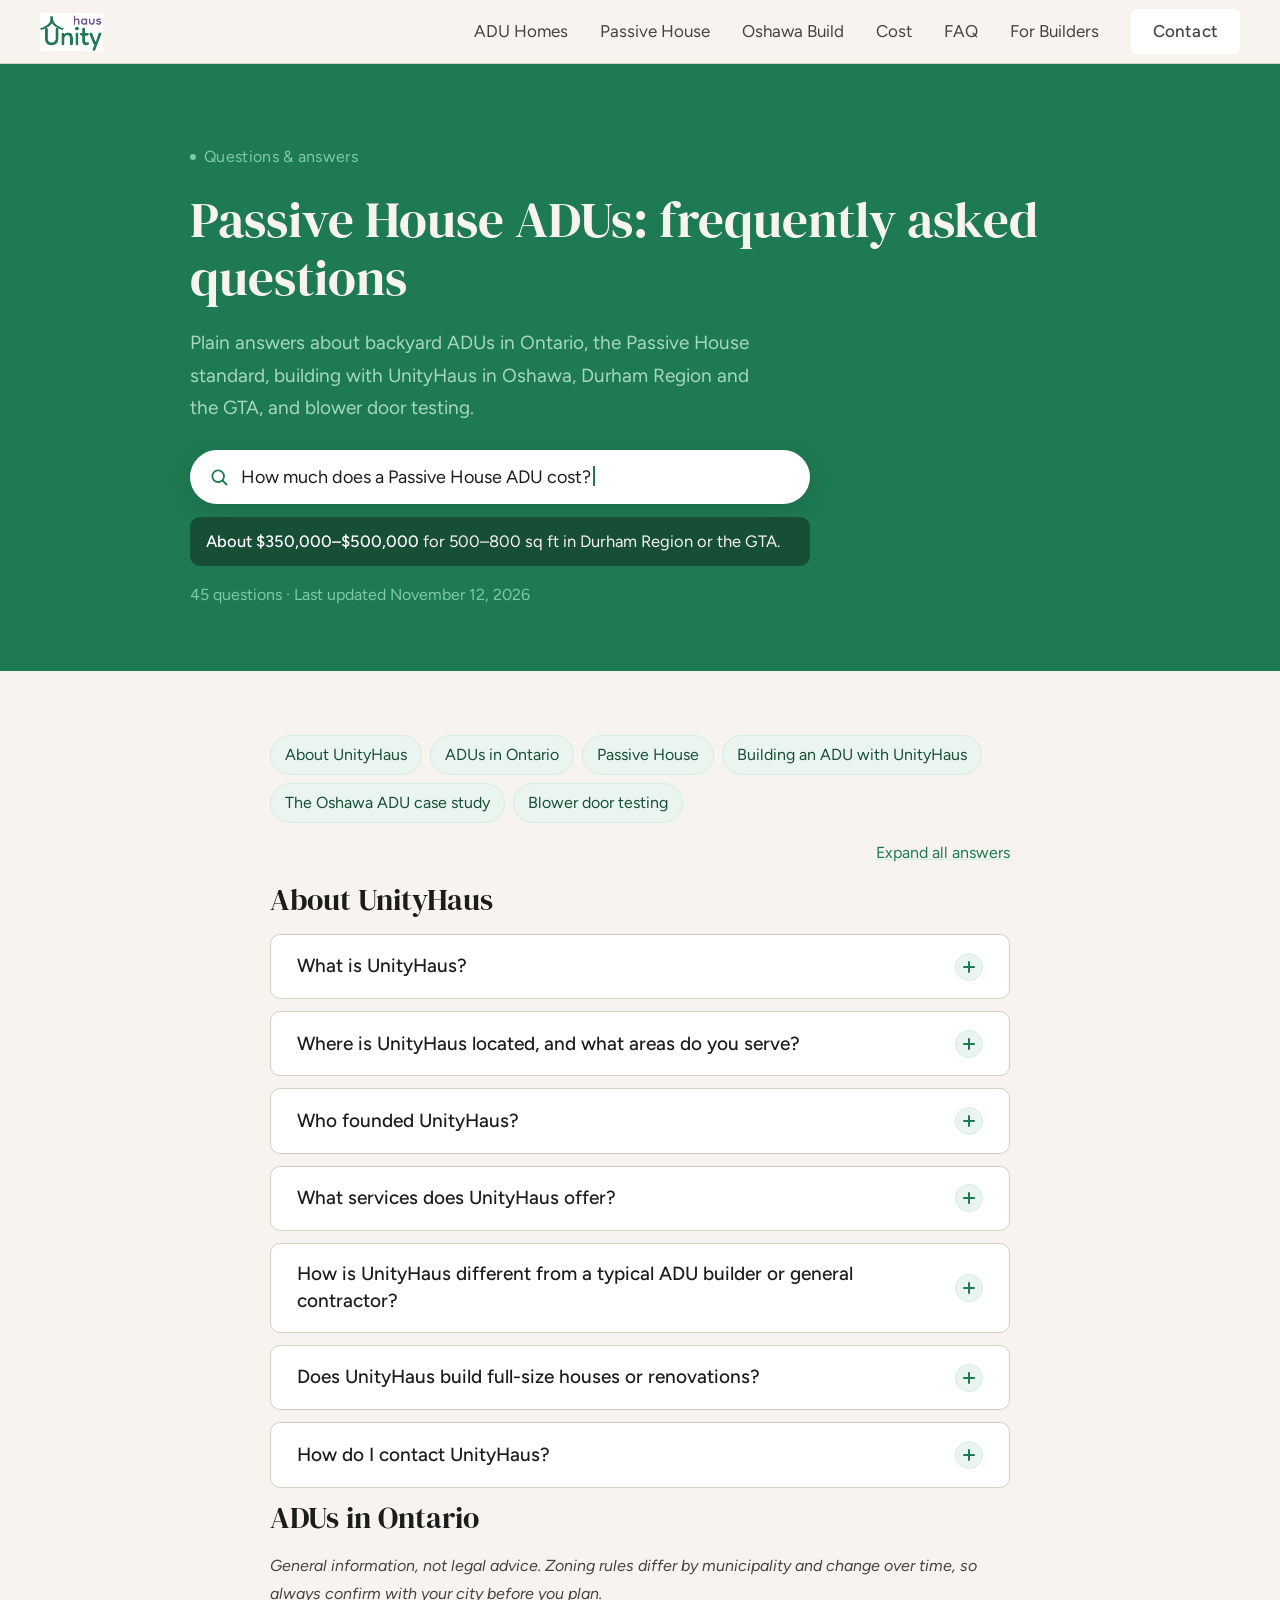
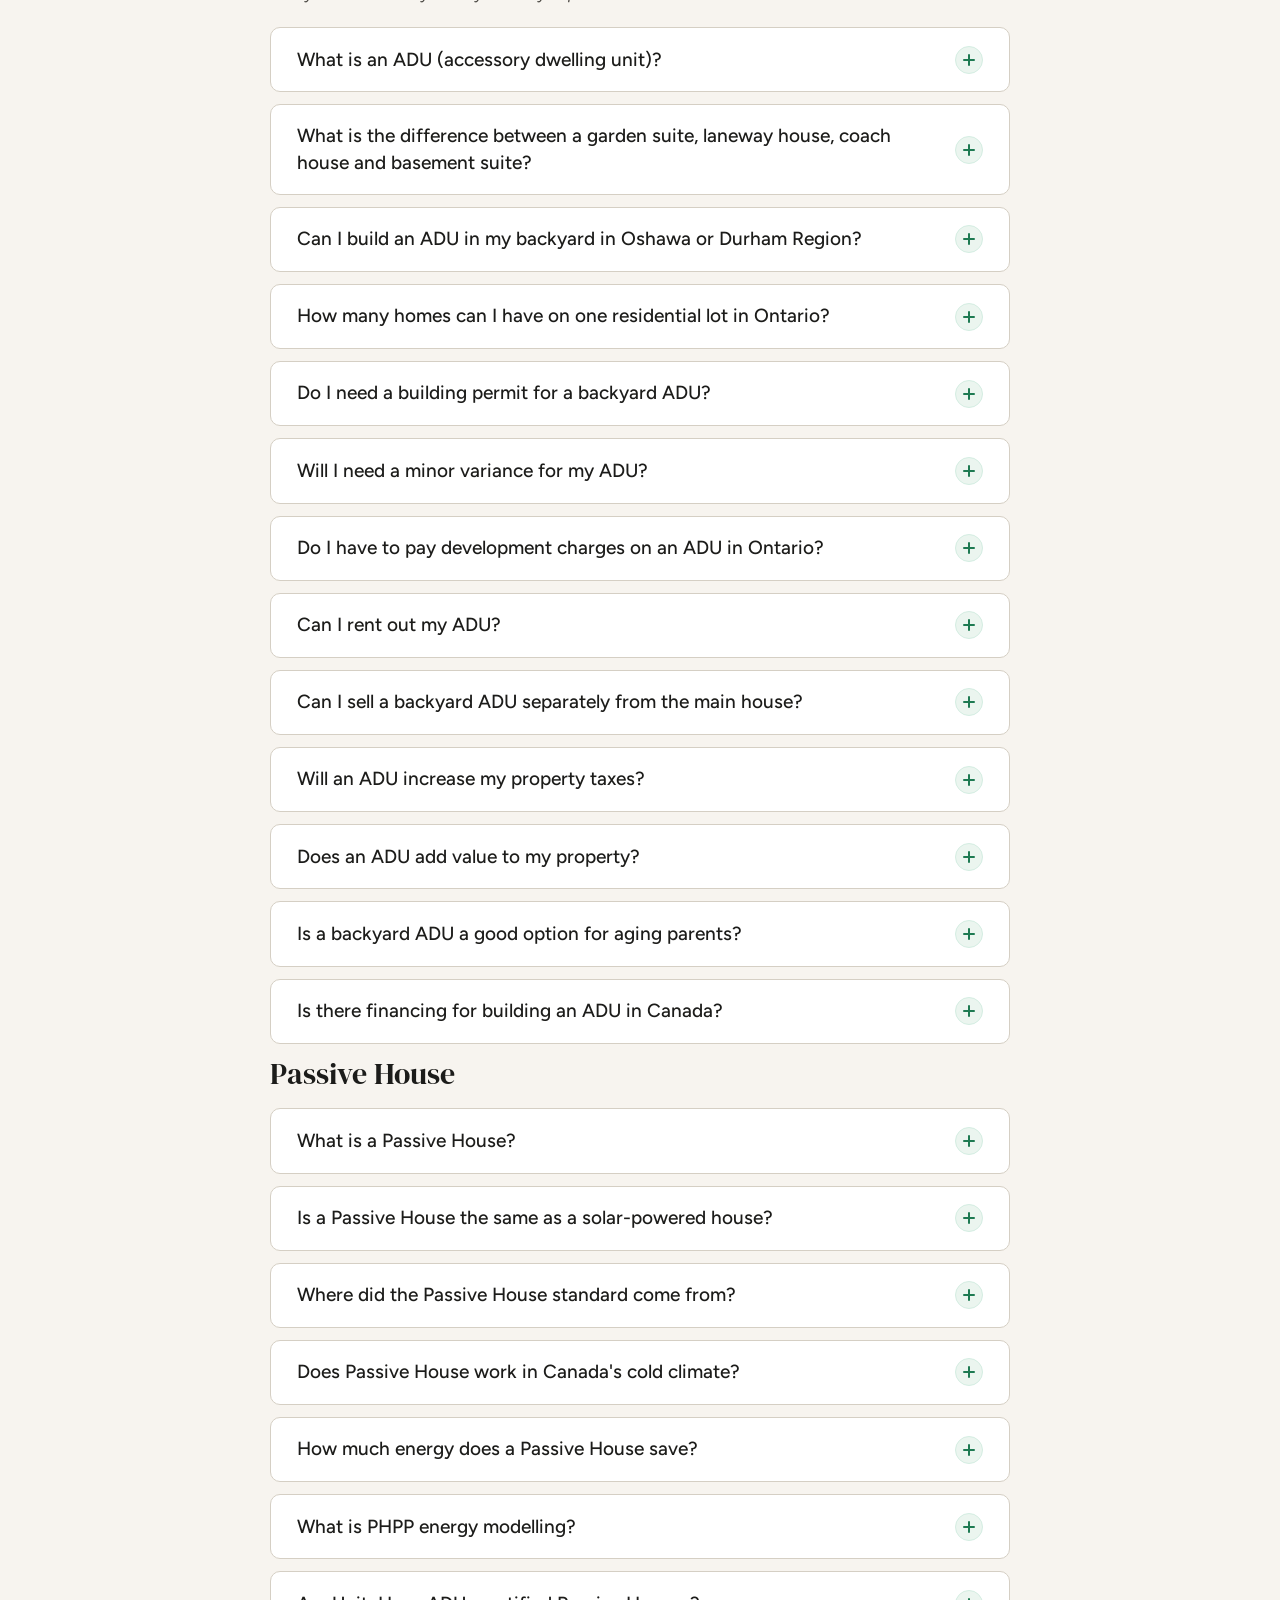
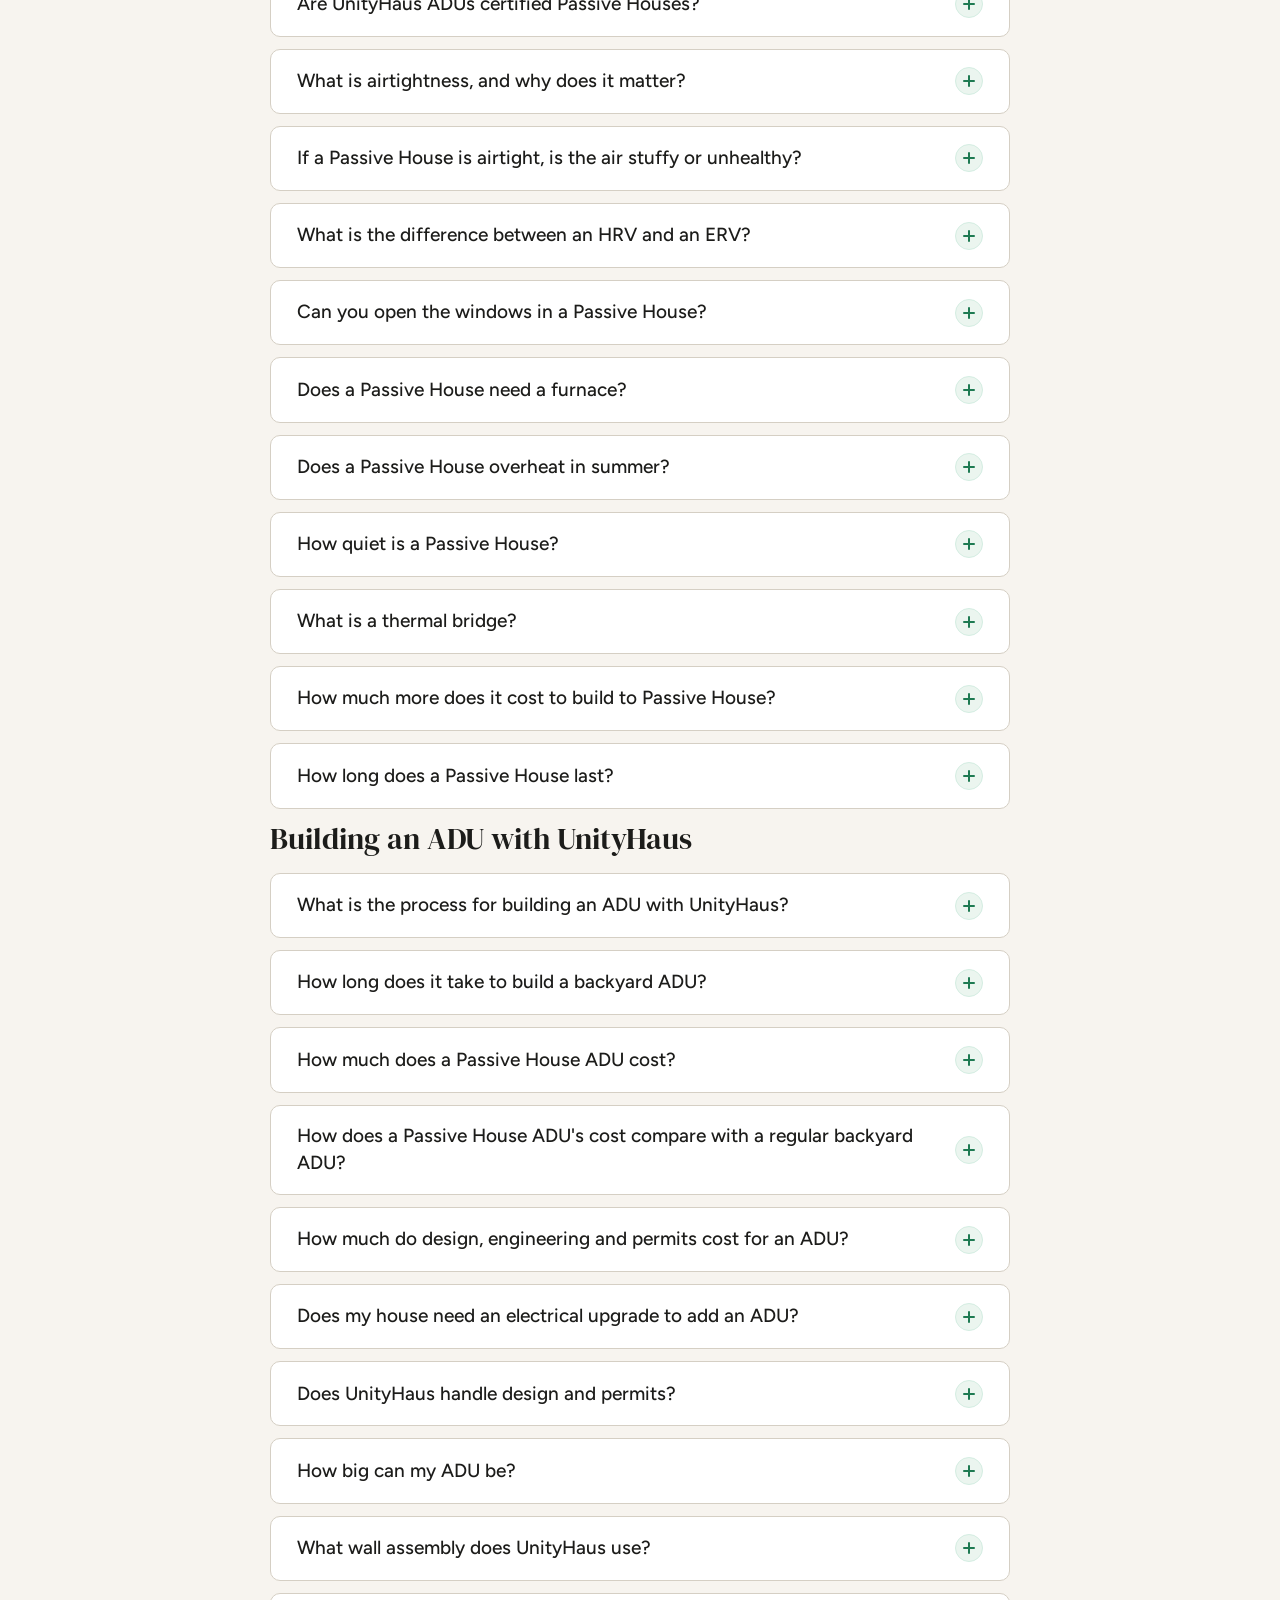
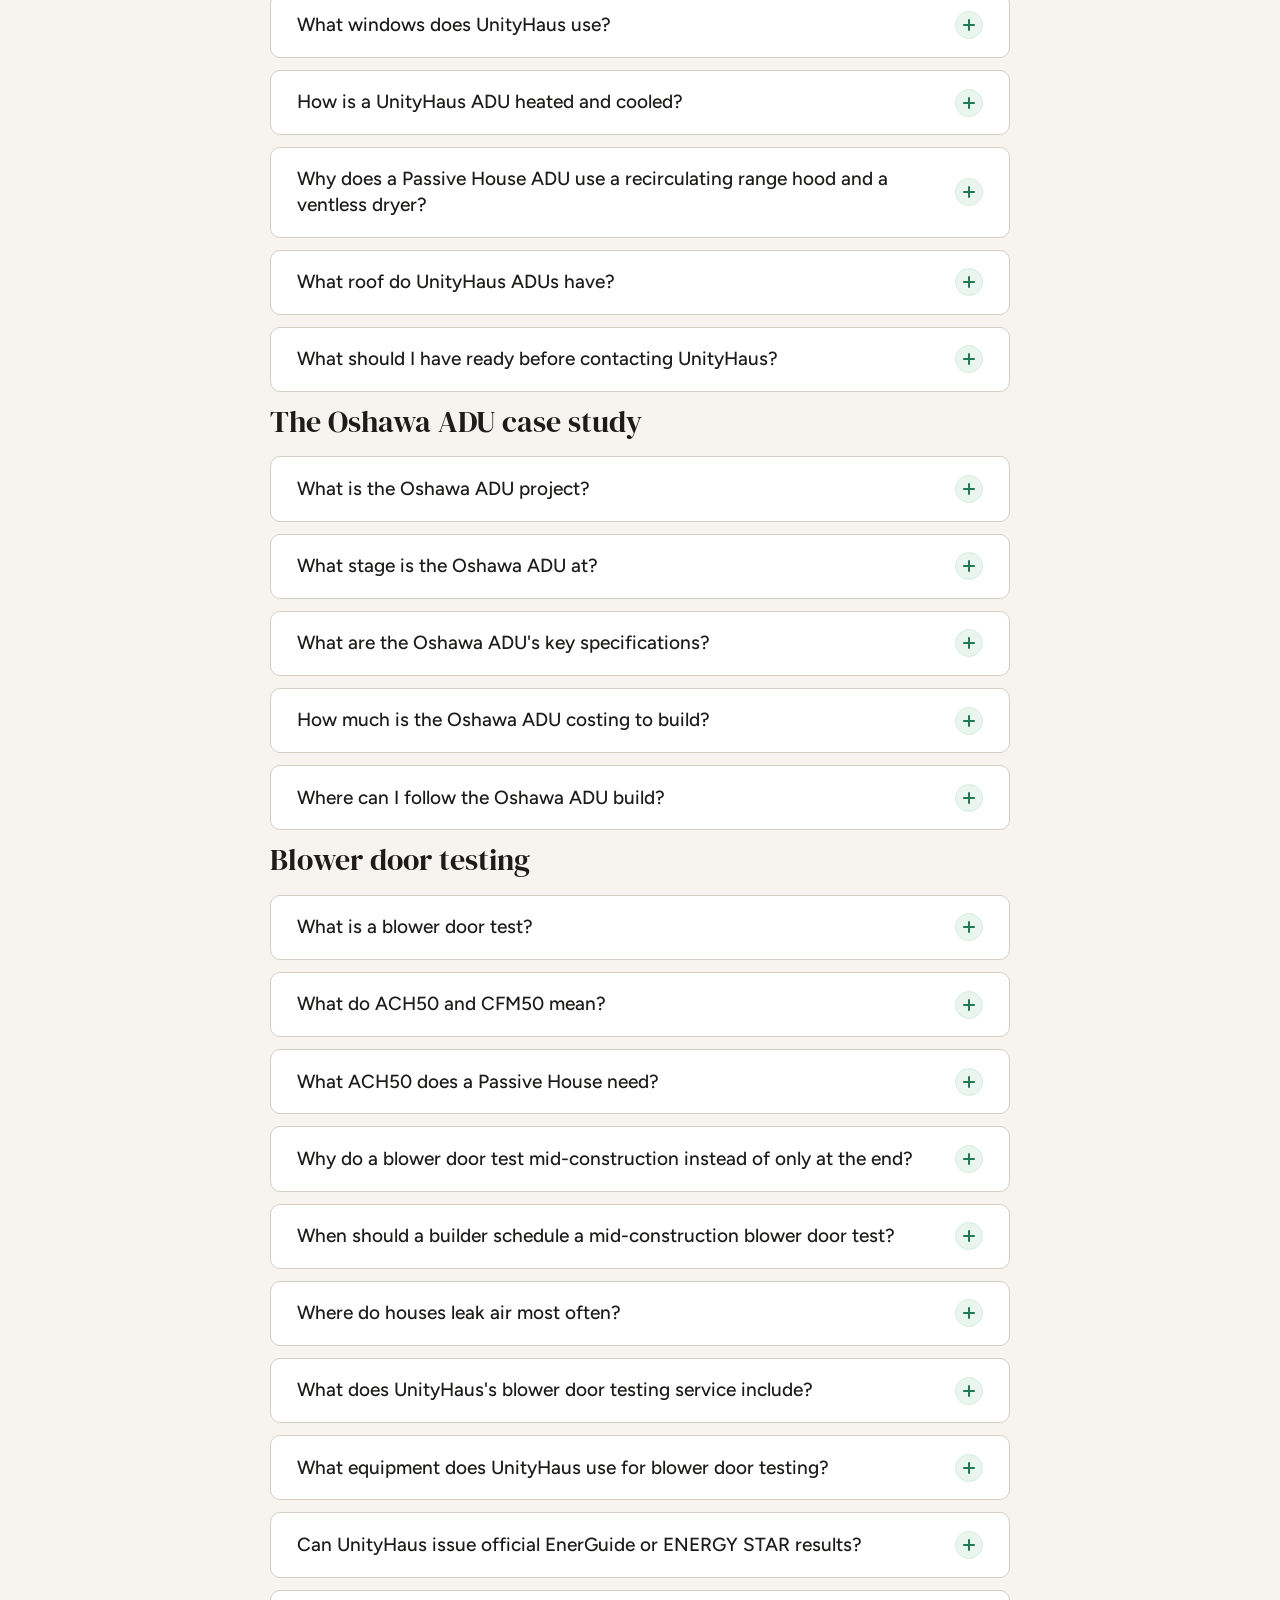
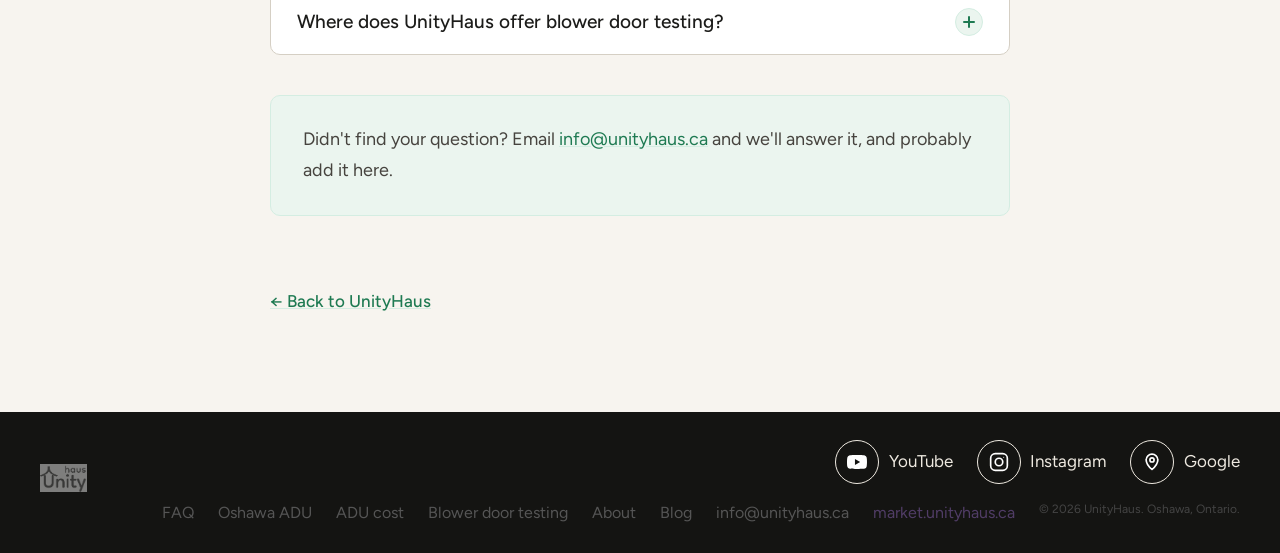
<file: faq.html>
<!DOCTYPE html>
<html lang="en">
<head>
<meta charset="UTF-8">
<meta name="viewport" content="width=device-width, initial-scale=1.0">
<title>Passive House ADU FAQ — UnityHaus, Oshawa &amp; GTA</title>
<meta name="description" content="Answers about Passive House ADUs in Oshawa, Durham Region and the GTA: Ontario ADU rules, Passive House basics, cost and process, the Oshawa ADU build, and blower door testing." />
<link rel="canonical" href="https://unityhaus.ca/faq.html" />
<meta property="og:type" content="article" />
<meta property="og:url" content="https://unityhaus.ca/faq.html" />
<meta property="og:title" content="Passive House ADU FAQ — UnityHaus" />
<meta property="og:description" content="Answers about Passive House ADUs in Oshawa, Durham Region and the GTA: Ontario ADU rules, Passive House basics, cost and process, the Oshawa ADU build, and blower door testing." />
<meta property="og:image" content="https://unityhaus.ca/Unityhaus%20logo%20with%20a%20line.png">
<meta property="article:modified_time" content="2026-11-12" />
<link rel="icon" href="/favicon.ico" sizes="any">
<link rel="icon" href="/favicon-32.png" type="image/png">
<link rel="apple-touch-icon" href="/apple-touch-icon.png">
<link rel="preconnect" href="https://fonts.googleapis.com">
<link rel="preconnect" href="https://fonts.gstatic.com" crossorigin>
<link href="https://fonts.googleapis.com/css2?family=DM+Serif+Display&family=Figtree:ital,wght@0,400;0,500;0,600;1,400&display=swap" rel="stylesheet">
<script type="application/ld+json">
{
  "@context": "https://schema.org",
  "@type": "FAQPage",
  "url": "https://unityhaus.ca/faq.html",
  "name": "UnityHaus FAQ: Passive House ADUs and blower door testing in Durham Region and the GTA",
  "dateModified": "2026-11-12",
  "publisher": {
    "@type": "Organization",
    "name": "UnityHaus",
    "url": "https://unityhaus.ca/",
    "email": "info@unityhaus.ca",
    "sameAs": [
      "https://maps.app.goo.gl/SxAbY66DqTML8uER9",
      "https://www.youtube.com/@Unityhaus-Canada/videos",
      "https://www.instagram.com/unityhaus.ca/"
    ]
  },
  "mainEntity": [
    {
      "@type": "Question",
      "name": "What is UnityHaus?",
      "acceptedAnswer": {
        "@type": "Answer",
        "text": "UnityHaus is a design-build company in Oshawa, Ontario that designs and builds luxury accessory dwelling units (ADUs) to the Passive House standard. We serve families who want an aging parent or an adult child to live close by, with their own private, independent home on the same lot."
      }
    },
    {
      "@type": "Question",
      "name": "Where is UnityHaus located, and what areas do you serve?",
      "acceptedAnswer": {
        "@type": "Answer",
        "text": "UnityHaus is based in Oshawa, Ontario. We build ADUs and offer blower door testing across Durham Region (Oshawa, Whitby, Ajax, Pickering, Clarington including Courtice and Bowmanville, Scugog, Uxbridge and Brock) and the wider Greater Toronto Area (GTA)."
      }
    },
    {
      "@type": "Question",
      "name": "Who founded UnityHaus?",
      "acceptedAnswer": {
        "@type": "Answer",
        "text": "UnityHaus was founded by Peter Kim. Peter is a Certified Passive House Tradesperson (CPHT), holds an MBA and a CPA designation, is a licensed real estate broker in Durham Region, and has a computer engineering background from South Korea. That mix of building science, construction economics and local real estate knowledge shapes how UnityHaus plans every project."
      }
    },
    {
      "@type": "Question",
      "name": "What services does UnityHaus offer?",
      "acceptedAnswer": {
        "@type": "Answer",
        "text": "UnityHaus offers four main services: Passive House ADU design-build: design, permitting, construction and finishing of backyard homes, managed start to finish. Deep energy retrofits: upgrading existing homes toward Passive House performance with airtightness, continuous insulation and heat recovery ventilation. Blower door testing for builders: mid-construction leak hunts and final airtightness verification in Durham Region and the GTA (details). Real estate guidance: through Peter's brokerage work at market.unityhaus.ca, including how an ADU affects a property in the Durham market."
      }
    },
    {
      "@type": "Question",
      "name": "How is UnityHaus different from a typical ADU builder or general contractor?",
      "acceptedAnswer": {
        "@type": "Answer",
        "text": "Most ADUs are built to the minimum building code. Every UnityHaus ADU is designed and built to the Passive House standard: airtight, wrapped in continuous insulation, free of thermal bridges, fitted with triple-glazed windows and doors, ventilated with heat recovery, and energy-modelled before construction starts. The airtightness is then checked with our own blower door. The result uses up to 90% less heating and cooling energy than a code-built home, and it is quieter, healthier and more comfortable. We also handle the whole process, so you aren't left coordinating architects, engineers, the city and trades yourself."
      }
    },
    {
      "@type": "Question",
      "name": "Does UnityHaus build full-size houses or renovations?",
      "acceptedAnswer": {
        "@type": "Answer",
        "text": "We don't build full-size houses. Our focus is Passive House ADUs, deep energy retrofits of existing homes, and blower door testing. If you're planning a deep energy retrofit, email info@unityhaus.ca and tell us about your home."
      }
    },
    {
      "@type": "Question",
      "name": "How do I contact UnityHaus?",
      "acceptedAnswer": {
        "@type": "Answer",
        "text": "Email info@unityhaus.ca. Tell us your address or general area, who the ADU is for, and your rough timeline, and we'll walk you through what's possible on your lot. You can also follow our work on YouTube and Instagram."
      }
    },
    {
      "@type": "Question",
      "name": "What is an ADU (accessory dwelling unit)?",
      "acceptedAnswer": {
        "@type": "Answer",
        "text": "An ADU is a second, self-contained home on the same property as a main house, with its own kitchen, bathroom, sleeping area and entrance. In Ontario they are often called additional residential units (ARUs) or additional dwelling units. A detached ADU in the backyard is also known as a garden suite, coach house, laneway house or granny flat."
      }
    },
    {
      "@type": "Question",
      "name": "What is the difference between a garden suite, laneway house, coach house and basement suite?",
      "acceptedAnswer": {
        "@type": "Answer",
        "text": "They are all ADUs; the name describes where the unit sits. A garden suite is a detached unit in the backyard. A laneway house is a detached unit that faces a public lane behind the lot. A coach house is usually a unit above or beside a garage. A basement or secondary suite is inside the main house. UnityHaus builds detached backyard ADUs."
      }
    },
    {
      "@type": "Question",
      "name": "Can I build an ADU in my backyard in Oshawa or Durham Region?",
      "acceptedAnswer": {
        "@type": "Answer",
        "text": "In most cases, yes. Since Ontario's More Homes Built Faster Act, 2022 (Bill 23), most urban residential lots on municipal water and sewer can have up to three units, including one in a detached building such as a backyard ADU. Each municipality's zoning by-law still sets the details: setbacks, height, size, lot coverage, parking and access. We check these for your specific lot at the start of every project."
      }
    },
    {
      "@type": "Question",
      "name": "How many homes can I have on one residential lot in Ontario?",
      "acceptedAnswer": {
        "@type": "Answer",
        "text": "On most fully serviced urban residential lots, Ontario allows up to three residential units as of right: for example, the main house, a basement suite and a detached backyard ADU, or up to three units within the main house. Local zoning rules on size, setbacks and lot coverage still apply."
      }
    },
    {
      "@type": "Question",
      "name": "Do I need a building permit for a backyard ADU?",
      "acceptedAnswer": {
        "@type": "Answer",
        "text": "Yes. A backyard ADU is a dwelling, so it needs a building permit and must meet the Ontario Building Code, including fire separation, egress, plumbing, electrical and structural requirements. UnityHaus prepares the drawings, coordinates engineering and manages the permit application with the municipality. Keep in mind that the building code is only a minimum: a code-built home is the worst home you can legally build. Passive House is a far more rigorous standard, and building to it is what makes a UnityHaus ADU healthier, quieter and more durable."
      }
    },
    {
      "@type": "Question",
      "name": "Will I need a minor variance for my ADU?",
      "acceptedAnswer": {
        "@type": "Answer",
        "text": "Sometimes. If your design doesn't fit within the zoning by-law, for example the lot is narrow, the setbacks are tight, or the unit is larger or taller than allowed, you may need a minor variance from the municipality's Committee of Adjustment. This adds time and cost. We tell you early in the design stage whether your lot is likely to need one."
      }
    },
    {
      "@type": "Question",
      "name": "Do I have to pay development charges on an ADU in Ontario?",
      "acceptedAnswer": {
        "@type": "Answer",
        "text": "Under Bill 23, additional residential units within Ontario's as-of-right permissions (up to three units on a lot) are generally exempt from municipal development charges. Building permit fees and other costs, such as utility connections, still apply. Confirm the current fees with your municipality, because rules and local interpretations can change."
      }
    },
    {
      "@type": "Question",
      "name": "Can I rent out my ADU?",
      "acceptedAnswer": {
        "@type": "Answer",
        "text": "Generally, yes. An ADU can be rented to a tenant, and many families rent it out between periods of family use. A rented ADU falls under Ontario's Residential Tenancies Act, and rental income must be reported for tax purposes. Check your municipality for any rental licensing or registration rules."
      }
    },
    {
      "@type": "Question",
      "name": "Can I sell a backyard ADU separately from the main house?",
      "acceptedAnswer": {
        "@type": "Answer",
        "text": "Usually not. A backyard ADU sits on the same lot as the main house and is sold with the property. Selling it separately would normally require severing the lot, which is a separate planning process that many lots won't qualify for."
      }
    },
    {
      "@type": "Question",
      "name": "Will an ADU increase my property taxes?",
      "acceptedAnswer": {
        "@type": "Answer",
        "text": "Most likely, yes. Adding a dwelling unit usually increases your property's assessed value, which MPAC (the Municipal Property Assessment Corporation) uses to calculate property tax. The increase depends on the size and quality of the unit."
      }
    },
    {
      "@type": "Question",
      "name": "Does an ADU add value to my property?",
      "acceptedAnswer": {
        "@type": "Answer",
        "text": "A well-built, legal ADU usually adds value, through added living space, rental income potential and appeal to multigenerational buyers. A Passive House ADU also brings very low operating costs and long-term durability. Peter is a licensed real estate broker in Durham Region and can talk through how an ADU affects value in your neighbourhood."
      }
    },
    {
      "@type": "Question",
      "name": "Is a backyard ADU a good option for aging parents?",
      "acceptedAnswer": {
        "@type": "Answer",
        "text": "Yes. A backyard ADU lets an aging parent live independently, with their own front door and privacy, while family is a few steps away. A Passive House ADU adds things that matter as people age: filtered fresh air for anyone with allergies or respiratory sensitivities, even temperatures with no cold drafts, quiet rooms for better sleep, and very low energy bills. The layout can be designed on one level with features such as wider doorways and a step-free shower."
      }
    },
    {
      "@type": "Question",
      "name": "Is there financing for building an ADU in Canada?",
      "acceptedAnswer": {
        "@type": "Answer",
        "text": "There are options. Federal mortgage rules introduced in 2025 let many homeowners refinance an insured mortgage to help pay for a secondary suite, and many lenders offer home equity lines of credit (HELOCs) or construction financing. Programs change often, so talk to your lender or mortgage broker about what's currently available."
      }
    },
    {
      "@type": "Question",
      "name": "What is a Passive House?",
      "acceptedAnswer": {
        "@type": "Answer",
        "text": "Passive House (Passivhaus in German) is an international building standard for energy efficiency, comfort and indoor air quality. A Passive House uses about 80–90% less energy for heating and cooling than a building built to the minimum code. It does this through five principles: airtight construction, continuous insulation, thermal bridge-free design, high-quality windows and doors, and ventilation with heat recovery. It is a performance standard, not an architectural style. Read our full Passive House guide."
      }
    },
    {
      "@type": "Question",
      "name": "Is a Passive House the same as a solar-powered house?",
      "acceptedAnswer": {
        "@type": "Answer",
        "text": "No. \"Passive\" means the building keeps itself comfortable mostly through its envelope (airtightness, continuous insulation and good windows) rather than through active heating and cooling equipment. A Passive House doesn't need solar panels, though its very low energy demand makes it an excellent candidate for them if you want to reach net zero."
      }
    },
    {
      "@type": "Question",
      "name": "Where did the Passive House standard come from?",
      "acceptedAnswer": {
        "@type": "Answer",
        "text": "The roots are Canadian. In 1977, researchers in Regina, Saskatchewan built the Saskatchewan Conservation House, one of the world's first super-insulated, airtight homes, with one of the first heat recovery ventilators in North America. Building on that work, Dr. Wolfgang Feist built the first Passive House in Darmstadt, Germany in 1991 and later founded the Passive House Institute (PHI), which sets the standard's criteria used worldwide today."
      }
    },
    {
      "@type": "Question",
      "name": "Does Passive House work in Canada's cold climate?",
      "acceptedAnswer": {
        "@type": "Answer",
        "text": "Yes. Cold climates are where Passive House performs best compared with conventional construction, because heat loss in a long winter is exactly what it's designed to stop. Passive House buildings have been built across Canada, from British Columbia to the Maritimes, including many in Ontario."
      }
    },
    {
      "@type": "Question",
      "name": "How much energy does a Passive House save?",
      "acceptedAnswer": {
        "@type": "Answer",
        "text": "A typical Passive House uses about 80–90% less energy for heating and cooling than a home built to the minimum building code. For a small ADU, that means heating and cooling can usually be handled by a single small heat pump."
      }
    },
    {
      "@type": "Question",
      "name": "What is PHPP energy modelling?",
      "acceptedAnswer": {
        "@type": "Answer",
        "text": "PHPP (Passive House Planning Package) is the energy modelling tool developed by the Passive House Institute. Before construction, it uses local climate data, building geometry, shading, window specifications and mechanical systems to predict annual heating and cooling demand, peak loads, the risk of summer overheating and the risk of high humidity. This lets problems be fixed on paper instead of after the building is built."
      }
    },
    {
      "@type": "Question",
      "name": "Are UnityHaus ADUs certified Passive Houses?",
      "acceptedAnswer": {
        "@type": "Answer",
        "text": "Every UnityHaus ADU is designed and built to Passive House principles and modelled in PHPP. Formal certification by the Passive House Institute is optional and adds cost, so we don't pursue it by default. Many builders and homeowners get the same performance without the plaque. If you want official certification, we can plan the project for it and work with a certified Passive House certifier."
      }
    },
    {
      "@type": "Question",
      "name": "What is airtightness, and why does it matter?",
      "acceptedAnswer": {
        "@type": "Answer",
        "text": "Airtightness is how well a building stops uncontrolled air from leaking through gaps in its shell. Air carries heat and moisture, so leaks waste energy, cause drafts and can lead to hidden moisture damage and mould inside walls. Passive House requires 0.6 air changes per hour or less at 50 pascals of pressure (0.6 ACH50), which is many times tighter than a typical new home. UnityHaus verifies this with a blower door test."
      }
    },
    {
      "@type": "Question",
      "name": "If a Passive House is airtight, is the air stuffy or unhealthy?",
      "acceptedAnswer": {
        "@type": "Answer",
        "text": "No, it's the opposite. Because the shell is airtight, fresh air is supplied on purpose by a heat recovery ventilator (HRV) or energy recovery ventilator (ERV) that runs continuously. It brings filtered outdoor air into bedrooms and living areas and removes stale air from the kitchen and bathroom around the clock. With MERV 13 filters, which catch fine particles such as pollen and much of the smoke from wildfires, indoor air is usually much cleaner than in a conventional house that relies on random leaks."
      }
    },
    {
      "@type": "Question",
      "name": "What is the difference between an HRV and an ERV?",
      "acceptedAnswer": {
        "@type": "Answer",
        "text": "Both continuously exchange stale indoor air for fresh outdoor air and recover most of the heat (typically 80–90%) from the outgoing air. An HRV (heat recovery ventilator) transfers heat only. An ERV (energy recovery ventilator) also transfers moisture, which helps keep indoor air from getting too dry in winter and too humid in summer. Our Oshawa ADU uses a Brink Flair 225 ERV, rated at 84% heat recovery with a built-in preheater to prevent frosting on the coldest nights. A small ADU needs only about 35–55 cfm of continuous fresh air."
      }
    },
    {
      "@type": "Question",
      "name": "Can you open the windows in a Passive House?",
      "acceptedAnswer": {
        "@type": "Answer",
        "text": "Yes. Passive House windows open normally. You don't need to open them for fresh air, because the ventilation system handles that, but you can open them whenever you like, such as on a nice spring evening."
      }
    },
    {
      "@type": "Question",
      "name": "Does a Passive House need a furnace?",
      "acceptedAnswer": {
        "@type": "Answer",
        "text": "Usually not. Heat loss is so low that a small ADU can typically be heated and cooled by one small, efficient cold-climate heat pump. Body heat, appliances and winter sun through the windows cover a meaningful share of the heating."
      }
    },
    {
      "@type": "Question",
      "name": "Does a Passive House overheat in summer?",
      "acceptedAnswer": {
        "@type": "Answer",
        "text": "It shouldn't if it's designed properly. PHPP modelling predicts how often a building will overheat, and the design is adjusted with roof overhangs, exterior shading, window sizing and orientation, and a heat pump that also cools. Our Oshawa ADU uses 2-ft roof overhangs plus motorized exterior zip screens (solar fabric that blocks about 95% of the sun) on its large south windows. Exterior shading stops heat before it reaches the glass, which works far better than indoor blinds. Motorized exterior screens for two large windows were quoted at about $6,800–$8,600 installed."
      }
    },
    {
      "@type": "Question",
      "name": "How quiet is a Passive House?",
      "acceptedAnswer": {
        "@type": "Answer",
        "text": "Very quiet. Triple-glazed windows and thick, continuous insulation can cut outside noise by up to 75%. That makes a real difference near busy roads, and for anyone who sleeps lightly."
      }
    },
    {
      "@type": "Question",
      "name": "What is a thermal bridge?",
      "acceptedAnswer": {
        "@type": "Answer",
        "text": "A thermal bridge is a path through which heat bypasses the insulation, usually where materials or building parts meet: a window frame, a foundation edge, a balcony, a wall corner, or a steel or wood member passing through the insulation layer. Thermal bridges waste energy and can create cold spots where condensation and mould form. Passive House design details every junction to remove them."
      }
    },
    {
      "@type": "Question",
      "name": "How much more does it cost to build to Passive House?",
      "acceptedAnswer": {
        "@type": "Answer",
        "text": "Building to Passive House usually costs more up front than building to minimum code. The extra comes mostly from a few components. On our 600 sq ft Oshawa ADU, including HST: Triple-glazed Passive House windows and doors (8 units, supply only): about $18,100 6 inches of exterior mineral wool insulation and long screws: about $16,000 ERV and ductwork: about $8,500 Airtight membranes, tapes and vapour barrier: about $9,000 Engineered insulated slab foam system: about $13,000 A code-built home needs windows, insulation and a foundation too, so the true premium is the difference, not the full amount, and it is partly offset by a smaller heating system with no furnace or ductwork. After that, the building uses up to 90% less energy for heating and cooling for its whole life. We give a site-specific estimate early so you can decide with real numbers."
      }
    },
    {
      "@type": "Question",
      "name": "How long does a Passive House last?",
      "acceptedAnswer": {
        "@type": "Answer",
        "text": "UnityHaus designs the building envelope to last 150 years or longer. Continuous exterior insulation, an airtight and vapour-smart membrane system, and a ventilated rainscreen behind the cladding keep the structure warm and dry. Moisture detailing like this is what decides whether a house lasts 30 years or 150."
      }
    },
    {
      "@type": "Question",
      "name": "What is the process for building an ADU with UnityHaus?",
      "acceptedAnswer": {
        "@type": "Answer",
        "text": "Conversation: you tell us about your family, your lot and your goals. Site and zoning review: we check what your municipality allows on your property. Design and energy modelling: we design the ADU and model it in PHPP. Permits: we prepare drawings, coordinate engineering and manage the permit application (and a minor variance if one is needed). Construction: foundation, framing, airtight envelope, windows, insulation, cladding, mechanicals and finishes. Blower door testing: a mid-construction leak hunt and a final airtightness test. Move-in: the ADU is handed over complete, finishes included."
      }
    },
    {
      "@type": "Question",
      "name": "How long does it take to build a backyard ADU?",
      "acceptedAnswer": {
        "@type": "Answer",
        "text": "As a rough guide, plan on 6–12 months for design, engineering and permits, and 6–9 months for construction. Design and permitting vary the most: they depend on your municipality's review time, how many rounds of comments come back, and whether a minor variance is needed. For our Oshawa ADU, design started in late 2024, the City of Oshawa issued the reviewed permit drawings in February 2026, excavation began in June 2026, and the slab was poured in August 2026. We give you a project-specific schedule after the site review."
      }
    },
    {
      "@type": "Question",
      "name": "How much does a Passive House ADU cost?",
      "acceptedAnswer": {
        "@type": "Answer",
        "text": "A complete detached Passive House ADU of about 500–800 sq ft in Durham Region or the GTA typically costs roughly $350,000 to $500,000, or about $550–$700 per square foot. That covers design, engineering, permits, site work, construction, mechanical systems and interior finishes. Smaller units cost more per square foot, because the kitchen, bathroom, electrical panel, ventilation and heat pump cost about the same whatever the size. What moves the price most: Size and layout: a one-bedroom unit vs. two bedrooms Site: access for machines, soil, and the distance to water, sewer and power at the main house Electrical capacity: whether the main house service needs upgrading (about $4,000–$5,000 on our Oshawa project) Finishes: kitchen, bathroom, flooring and fixtures Extras: such as motorized exterior shades, solar panels or landscaping See the full Passive House ADU cost guide for a breakdown. These are planning ranges, not a quote. Email info@unityhaus.ca with your address and goals for a site-specific estimate."
      }
    },
    {
      "@type": "Question",
      "name": "How does a Passive House ADU's cost compare with a regular backyard ADU?",
      "acceptedAnswer": {
        "@type": "Answer",
        "text": "A Passive House ADU usually costs more to build than a code-minimum ADU of the same size, because of triple-glazed windows, an energy recovery ventilator, thick exterior insulation, and airtight membranes and tapes. On a small building the difference shows up mainly in those components. Part of it is offset because you don't need a furnace or ductwork, and heating and cooling cost a fraction as much for the life of the building. See how much more Passive House costs for real component prices from our Oshawa build."
      }
    },
    {
      "@type": "Question",
      "name": "How much do design, engineering and permits cost for an ADU?",
      "acceptedAnswer": {
        "@type": "Answer",
        "text": "On our 600 sq ft Oshawa ADU, the soft costs were roughly: Architectural design and permit drawings: about $8,400 + HST Structural engineering: $1,500 + HST Insulated slab engineering: $1,100 + HST Surveys (real property report, topographic survey and grading plan): about $6,300 including HST City of Oshawa permit and site fees (building permit, demolition permit, curb cut, road restoration, site alteration): about $1,750, plus a $1,000 refundable site-alteration security In total, budget roughly $15,000–$25,000 for design, engineering, surveys and permits on a small ADU. Fees vary by municipality, and a minor variance adds its own application fee and time."
      }
    },
    {
      "@type": "Question",
      "name": "Does my house need an electrical upgrade to add an ADU?",
      "acceptedAnswer": {
        "@type": "Answer",
        "text": "Often, yes. An all-electric ADU with a heat pump, ventilation, cooking and laundry adds real load to the main house's electrical service. On our Oshawa project the house service was upgraded from 100 A fuses to a 200 A breaker panel (about $4,400 including HST and ESA inspection), and a 100 A feeder was run underground to the ADU (about $2,100). An electrician does a load calculation to tell you what your house needs."
      }
    },
    {
      "@type": "Question",
      "name": "Does UnityHaus handle design and permits?",
      "acceptedAnswer": {
        "@type": "Answer",
        "text": "Yes. UnityHaus manages design, engineering coordination and the building permit process with the municipality, as well as construction. You deal with one team from start to finish."
      }
    },
    {
      "@type": "Question",
      "name": "How big can my ADU be?",
      "acceptedAnswer": {
        "@type": "Answer",
        "text": "Maximum size is set by your municipality's zoning by-law and depends on your lot size, setbacks, lot coverage and height limits. Our Oshawa ADU is a one-storey, one-bedroom home of about 600 sq ft (37 × 16 ft), with an open kitchen and living area, a bathroom and in-unit laundry, which suits a parent or a single adult well. We confirm what your lot allows during the site review."
      }
    },
    {
      "@type": "Question",
      "name": "What wall assembly does UnityHaus use?",
      "acceptedAnswer": {
        "@type": "Answer",
        "text": "Our Oshawa ADU wall, from inside to outside: an interior smart vapour retarder and air barrier (pro clima INTELLO Plus); double 2×4 stud framing with OSB sheathing; a self-adhered weather barrier (SIGA Majvest 500 SA); 6 inches of continuous exterior mineral wool insulation (ROCKWOOL Comfortboard 80); strapping that forms a ventilated rainscreen gap; and fibre-cement siding (James Hardie HardiePlank). The result is a typical Passive House wall in the R-60+ range with no thermal bridging through the studs."
      }
    },
    {
      "@type": "Question",
      "name": "What windows does UnityHaus use?",
      "acceptedAnswer": {
        "@type": "Answer",
        "text": "Triple-glazed, high-performance windows with insulated frames. The Oshawa ADU uses eight Innotech Defender 88PH+ Pro windows and doors, made in Canada, which cost about $18,100 including HST, supply only (freight and installation are extra). They are set on plywood bucks out in the exterior insulation layer to limit heat loss at the window edges. Good windows keep the glass surface warm inside, so you can sit next to them in January without feeling a draft."
      }
    },
    {
      "@type": "Question",
      "name": "How is a UnityHaus ADU heated and cooled?",
      "acceptedAnswer": {
        "@type": "Answer",
        "text": "Typically with one small, high-efficiency cold-climate air-source heat pump (a ductless mini-split), which provides both heating and cooling, together with continuous ventilation through an HRV or ERV. Because the building loses so little heat, the system is much smaller than in a conventional house. For the Oshawa ADU, a Mitsubishi Hyper-Heat unit was quoted at about $5,200 + HST installed, with electrical work extra. With a heat pump, the bigger risk is choosing one that's too big, which cycles on and off, so we size it from the energy model."
      }
    },
    {
      "@type": "Question",
      "name": "Why does a Passive House ADU use a recirculating range hood and a ventless dryer?",
      "acceptedAnswer": {
        "@type": "Answer",
        "text": "Every duct through the wall is a hole in the airtight envelope, and a range hood or dryer that blows air outside makes the house pull the same amount of unconditioned air back in. So our Oshawa ADU uses a recirculating range hood with filters, plus a ventless (heat-pump) washer-dryer, while the ERV continuously removes moisture and odours from the kitchen and bathroom. This keeps the number of penetrations small and the airtightness result low."
      }
    },
    {
      "@type": "Question",
      "name": "What roof do UnityHaus ADUs have?",
      "acceptedAnswer": {
        "@type": "Answer",
        "text": "The Oshawa ADU has a low-slope standing seam metal roof (24-gauge steel with mechanically locked seams) over a vented roof assembly with mineral wool and cellulose insulation. Metal roofs last 40–50+ years and shed snow well. Quotes for the roof, about 41 × 20 ft including overhangs, ranged from about $9,500 to $15,600 before HST. The 2-ft roof overhangs also shade the windows in summer."
      }
    },
    {
      "@type": "Question",
      "name": "What should I have ready before contacting UnityHaus?",
      "acceptedAnswer": {
        "@type": "Answer",
        "text": "It helps to have your property address, a lot survey if you have one, a sense of who will live in the ADU and what they need, your target timeline, and a rough budget range. None of it is required for a first conversation."
      }
    },
    {
      "@type": "Question",
      "name": "What is the Oshawa ADU project?",
      "acceptedAnswer": {
        "@type": "Answer",
        "text": "The Oshawa ADU is UnityHaus's first complete Passive House ADU, built in the backyard of a home in Oshawa, Ontario for an aging parent. It is documented publicly at every stage, from design and permitting through construction to the final blower door test and occupancy, so homeowners and the building industry can see exactly how a Passive House ADU is built. Read the full Oshawa ADU case study."
      }
    },
    {
      "@type": "Question",
      "name": "What stage is the Oshawa ADU at?",
      "acceptedAnswer": {
        "@type": "Answer",
        "text": "As of November 2026, design and permitting are complete. The insulated slab was poured in August 2026, and framing and the building envelope (air barrier, exterior insulation, windows, roof and siding) are complete. Mechanical systems and finishes are now under way, about 20% complete. The blower door tests and occupancy come next. The latest progress is on the ADU project section of our home page and on YouTube."
      }
    },
    {
      "@type": "Question",
      "name": "What are the Oshawa ADU's key specifications?",
      "acceptedAnswer": {
        "@type": "Answer",
        "text": "Size: about 600 sq ft (37 × 16 ft), one storey, about 4.5 m (15 ft) tall, one bedroom and one bathroom Airtightness target: 0.6 ACH50 (Passive House level) Walls: double 2×4 studs with OSB sheathing, INTELLO Plus interior air barrier, SIGA Majvest weather barrier, 6\" exterior ROCKWOOL Comfortboard 80, ventilated rainscreen, factory-painted HardiePlank Cedarmill siding Roof: low-slope 24-gauge standing seam metal over a vented roof with mineral wool and R-42 cellulose Foundation: 6\" insulated slab on grade on an engineered ISO-SLAB foam system, with a polished concrete finished floor Windows and doors: eight triple-glazed Innotech Defender 88PH+ Pro units Summer shading: 2-ft roof overhangs plus motorized exterior zip screens on the large south windows Ventilation: Brink Flair 225 ERV (84% heat recovery, built-in frost preheater, MERV 13 filters available) Heating and cooling: a cold-climate air-source heat pump Kitchen and laundry: recirculating range hood and ventless washer-dryer, to avoid extra holes in the envelope"
      }
    },
    {
      "@type": "Question",
      "name": "How much is the Oshawa ADU costing to build?",
      "acceptedAnswer": {
        "@type": "Answer",
        "text": "The Oshawa ADU is projected to cost roughly $290,000–$360,000 including HST for about 600 sq ft, or roughly $480–$600 per sq ft. That figure is at cost: the project is owner-managed, with no builder overhead or profit, and some of the work done by Peter himself. A client project includes project management, overhead and a warranty, which is why our planning range for a client ADU is higher. Major line items, including HST: Framing (structure, sheathing and roof framing, labour and materials): about $49,000 Insulated slab: ISO-SLAB foam system about $13,000, plus concrete placing and finishing about $11,800 Excavation, trenching and drainage: about $14,500 Triple-glazed windows and doors (supply only): about $18,100 Exterior mineral wool insulation and fasteners: about $16,000 Air barrier membranes, tapes and slab vapour barrier: about $9,000 Standing seam metal roof: about $10,700 ERV and ductwork: about $8,500 Electrical (house service upgrade, feeder and ADU wiring): about $15,500 Plumbing (connection to the house plus rough-in and finish): about $8,800 Polished concrete floor: about $4,900 Design, engineering, surveys and permits: about $21,000 Siding, the heat pump, drywall, the kitchen and bathroom, interior doors, exterior shading and landscaping make up the rest. We'll publish final numbers when the build is complete. Full breakdown in the Oshawa ADU case study."
      }
    },
    {
      "@type": "Question",
      "name": "Where can I follow the Oshawa ADU build?",
      "acceptedAnswer": {
        "@type": "Answer",
        "text": "On the UnityHaus YouTube channel, on Instagram, and on the UnityHaus blog."
      }
    },
    {
      "@type": "Question",
      "name": "What is a blower door test?",
      "acceptedAnswer": {
        "@type": "Answer",
        "text": "A blower door test measures how airtight a building is. A calibrated fan is sealed into an exterior doorway and used to depressurize the building to 50 pascals, while a digital manometer measures how much air leaks in through the shell. The test gives a number (ACH50 or CFM50), and when it's done mid-construction, it also lets you find the leaks themselves."
      }
    },
    {
      "@type": "Question",
      "name": "What do ACH50 and CFM50 mean?",
      "acceptedAnswer": {
        "@type": "Answer",
        "text": "CFM50 is the airflow, in cubic feet per minute, needed to hold the building at 50 pascals of pressure difference; it shows how much air is leaking. ACH50 is that airflow converted into air changes per hour: how many times the building's full volume of air would be replaced in an hour at 50 pascals. Lower is tighter. ENERGY STAR, Net Zero and Passive House programs all score airtightness with these metrics."
      }
    },
    {
      "@type": "Question",
      "name": "What ACH50 does a Passive House need?",
      "acceptedAnswer": {
        "@type": "Answer",
        "text": "The Passive House standard requires 0.6 ACH50 or less. That is many times tighter than a typical code-built home and is only reached with a continuous, carefully detailed air barrier and testing during construction."
      }
    },
    {
      "@type": "Question",
      "name": "Why do a blower door test mid-construction instead of only at the end?",
      "acceptedAnswer": {
        "@type": "Answer",
        "text": "Because by the final test, the air barrier is hidden behind insulation, drywall, paint and trim. If the final test fails, finding the leak means opening finished work, bringing back a trade that has moved on, and paying for a re-test, and on ENERGY STAR or Net Zero projects the label (and often the closing) waits on the result. A mid-construction test at air barrier completion finds leaks while every penetration is still within arm's reach and can be sealed the same day."
      }
    },
    {
      "@type": "Question",
      "name": "When should a builder schedule a mid-construction blower door test?",
      "acceptedAnswer": {
        "@type": "Answer",
        "text": "Once the air barrier is continuous and the building can hold pressure, but before insulation and drywall cover it. Tell us where the project is and when the air barrier closes in, and we'll recommend the right week."
      }
    },
    {
      "@type": "Question",
      "name": "Where do houses leak air most often?",
      "acceptedAnswer": {
        "@type": "Answer",
        "text": "The rim joist, where the floor system meets the wall (the most common leak on a stick-built house) Electrical boxes, wire penetrations and pot lights in insulated ceilings The bottom plate, where it meets the subfloor around the whole perimeter Window and door rough openings Top plates and interior partitions that open into the attic Plumbing stacks, dryer vents and HRV/ERV ports The attic hatch"
      }
    },
    {
      "@type": "Question",
      "name": "What does UnityHaus's blower door testing service include?",
      "acceptedAnswer": {
        "@type": "Answer",
        "text": "Our default engagement is two visits. A mid-construction diagnostic at air barrier completion: we hold the building at 50 pascals and walk it with your trades using a smoke pen and a thermal camera, and the punch list is called out on site the same day. A final verification at substantial completion: documented ACH50 and CFM50 results, confirming the fixes held. You receive photo and thermal documentation of every leak found and a written report you can give to a client or program reviewer. Single tests are also available."
      }
    },
    {
      "@type": "Question",
      "name": "What equipment does UnityHaus use for blower door testing?",
      "acceptedAnswer": {
        "@type": "Answer",
        "text": "A Retrotec 5100 blower door system with a digital manometer, a Retrotec smoke generator for tracing air paths, and a FLIR thermal camera. The Retrotec 5100 can test buildings from tiny, very airtight Passive House units up to large houses. Testing is run by Peter Kim, a Certified Passive House Tradesperson."
      }
    },
    {
      "@type": "Question",
      "name": "Can UnityHaus issue official EnerGuide or ENERGY STAR results?",
      "acceptedAnswer": {
        "@type": "Answer",
        "text": "No. Official EnerGuide and ENERGY STAR results must be issued by a Registered Energy Advisor working under an NRCan-licensed service organization, and Passive House certification testing has its own qualified-tester requirements. UnityHaus provides private quality-assurance testing for builders, so that when the official test happens, it passes. We'll tell you when your project needs an official tester."
      }
    },
    {
      "@type": "Question",
      "name": "Where does UnityHaus offer blower door testing?",
      "acceptedAnswer": {
        "@type": "Answer",
        "text": "Across Durham Region (Oshawa, Whitby, Ajax, Pickering, Clarington and nearby communities) and the Greater Toronto Area. Book by emailing info@unityhaus.ca. More on the blower door testing page."
      }
    }
  ]
}
</script>
<style>
  *, *::before, *::after { box-sizing: border-box; margin: 0; padding: 0; }

  :root {
    --green:       #1E7A52;
    --green-dark:  #174F36;
    --green-light: #D4EDE2;
    --green-pale:  #EBF5EF;
    --plum:        #6A4E8A;
    --cream:       #F7F4EF;
    --cream-mid:   #EEE9E0;
    --cream-border:#D5CFC4;
    --stone:       #46433E;
    --black:       #1C1C1A;
    --black-2:     #141412;
    --font-serif:  'DM Serif Display', Georgia, serif;
    --font-sans:   'Figtree', system-ui, sans-serif;
  }

  html { scroll-behavior: smooth; }

  body {
    font-family: var(--font-sans);
    background: var(--cream);
    color: var(--black);
    font-size: 20px;
    line-height: 1.6;
    -webkit-font-smoothing: antialiased;
  }

  /* ── NAV ── */
  nav {
    position: sticky;
    top: 0;
    z-index: 100;
    background: var(--cream);
    border-bottom: 1px solid var(--cream-border);
    padding: 0 2.5rem;
    height: 64px;
    display: flex;
    align-items: center;
    justify-content: space-between;
  }
  .nav-logo img { height: 38px; width: auto; display: block; }
  .nav-links { display: flex; gap: 2rem; align-items: center; }
  .nav-links a {
    font-size: 17px;
    color: var(--stone);
    text-decoration: none;
    transition: color 0.2s;
  }
  .nav-links a:hover { color: var(--green); }
  .nav-cta {
    background: #ffffff;
    color: var(--green);
    font-family: var(--font-sans);
    font-size: 18px;
    font-weight: 500;
    padding: 9px 22px;
    border-radius: 6px;
    border: none;
    cursor: pointer;
    text-decoration: none;
    transition: background 0.2s;
    letter-spacing: 0.01em;
  }
  .nav-cta:hover { background: var(--green-dark); color: var(--cream); }
  .hamburger { display: none; flex-direction: column; gap: 5px; cursor: pointer; padding: 8px; background: none; border: none; }
  .hamburger span { display: block; width: 22px; height: 2px; background: var(--stone); border-radius: 2px; transition: all 0.2s; }

  /* ── HERO ── */
  .ph-hero {
    background: var(--green);
    padding: 5rem 2.5rem 4rem;
  }
  .ph-hero-inner { max-width: 900px; margin: 0 auto; }
  .ph-hero-eyebrow {
    display: flex;
    align-items: center;
    gap: 8px;
    font-size: 16px;
    letter-spacing: 0.02em;
    color: #7EC9A8;
    margin-bottom: 1.25rem;
  }
  .ph-hero-eyebrow span {
    width: 6px; height: 6px;
    background: #7EC9A8;
    border-radius: 50%;
    display: inline-block;
  }
  .ph-hero h1 {
    font-family: var(--font-serif);
    font-size: clamp(2.2rem, 4.5vw, 3.2rem);
    color: var(--cream);
    line-height: 1.15;
    margin-bottom: 1.25rem;
    font-weight: 400;
  }
  .ph-hero-sub {
    font-size: 19px;
    color: #A8D9C0;
    line-height: 1.7;
    max-width: 560px;
  }

  /* ── ARTICLE ── */
  .ph-article {
    max-width: 820px;
    margin: 0 auto;
    padding: 4rem 2.5rem 6rem;
  }
  .ph-article h2 {
    font-family: var(--font-serif);
    font-size: clamp(1.5rem, 2.5vw, 1.9rem);
    color: var(--black);
    font-weight: 400;
    line-height: 1.2;
    margin: 3rem 0 1rem;
  }
  .ph-article h2:first-child { margin-top: 0; }
  .ph-article p {
    font-size: 18px;
    color: var(--stone);
    line-height: 1.75;
    margin-bottom: 1.2rem;
  }
  .ph-article a {
    color: var(--green);
    text-decoration: underline;
    text-decoration-color: var(--green-light);
  }
  .ph-article a:hover { text-decoration-color: var(--green); }

  /* ── PRINCIPLE CARDS ── */
  .principles {
    display: flex;
    flex-direction: column;
    gap: 0.75rem;
    margin: 1.5rem 0 2rem;
  }
  .principle {
    background: var(--cream);
    border: 1px solid var(--cream-border);
    border-left: 3px solid var(--green);
    border-radius: 10px;
    padding: 1.4rem 1.6rem;
  }
  .principle h3 {
    font-size: 18px;
    font-weight: 500;
    color: var(--black);
    margin-bottom: 0.4rem;
  }
  .principle p {
    font-size: 17px;
    color: var(--stone);
    line-height: 1.65;
    margin: 0;
  }

  /* ── PHPP OUTPUT GRID ── */
  .phpp-outputs {
    display: grid;
    grid-template-columns: 1fr 1fr;
    gap: 1rem;
    margin: 1.25rem 0 1.5rem;
  }
  .phpp-block {
    background: var(--cream);
    border: 1px solid var(--cream-border);
    border-radius: 10px;
    padding: 1.25rem 1.5rem;
  }
  .phpp-block h4 {
    font-size: 14px;
    font-weight: 500;
    letter-spacing: 0.1em;
    text-transform: uppercase;
    color: var(--green);
    margin-bottom: 0.75rem;
  }
  .phpp-block ul {
    list-style: none;
    padding: 0;
    margin: 0;
  }
  .phpp-block ul li {
    font-size: 17px;
    color: var(--stone);
    padding: 0.3rem 0;
    border-bottom: 1px solid var(--cream-border);
    line-height: 1.5;
  }
  .phpp-block ul li:last-child { border-bottom: none; }

  /* ── CALLOUT ── */
  .ph-callout {
    background: var(--green-pale);
    border: 1px solid var(--green-light);
    border-radius: 10px;
    padding: 1.75rem 2rem;
    font-size: 18px;
    color: var(--stone);
    line-height: 1.75;
    margin: 2.5rem 0;
  }

  /* ── STAT BADGE ── */
  .ph-stat {
    display: inline-flex;
    align-items: center;
    gap: 1rem;
    background: var(--green-pale);
    border: 1px solid var(--green-light);
    border-radius: 10px;
    padding: 1rem 1.5rem;
    margin: 0.5rem 0 1.5rem;
  }
  .ph-stat-number {
    font-family: var(--font-serif);
    font-size: 2rem;
    color: var(--green);
    line-height: 1;
  }
  .ph-stat-label {
    font-size: 16px;
    color: var(--stone);
    line-height: 1.4;
  }

  /* ── BACK LINK ── */
  .back-link {
    display: inline-flex;
    align-items: center;
    gap: 0.4rem;
    color: var(--green);
    text-decoration: none;
    font-size: 17px;
    font-weight: 500;
    margin-top: 2rem;
  }
  .back-link:hover { text-decoration: underline; }

  /* ── FOOTER ── */
  footer {
    background: var(--black-2);
    padding: 1.75rem 2.5rem;
    display: flex;
    justify-content: space-between;
    align-items: center;
    flex-wrap: wrap;
    gap: 1rem;
  }
  .footer-logo img { height: 28px; width: auto; opacity: 0.45; filter: grayscale(1); }
  .footer-links { display: flex; gap: 1.5rem; flex-wrap: wrap; }
  .footer-links a { font-size: 16px; color: #555; text-decoration: none; transition: color 0.2s; }
  .footer-links a:hover { color: #888; }
  .footer-links a.plum { color: var(--plum); opacity: 0.7; }
  .footer-links a.plum:hover { opacity: 1; }
  .footer-right { display: flex; flex-direction: column; gap: 1rem; align-items: flex-end; }
  .footer-social { display: flex; gap: 1.5rem; flex-wrap: wrap; }
  .footer-social a {
    display: inline-flex;
    align-items: center;
    gap: 0.6rem;
    font-size: 17px;
    color: var(--cream-mid);
    text-decoration: none;
  }
  .social-icon {
    width: 44px;
    height: 44px;
    border-radius: 50%;
    border: 1.5px solid var(--cream-mid);
    display: grid;
    place-items: center;
    color: #fff;
    transition: background 0.2s, border-color 0.2s;
  }
  .footer-social a:hover .social-icon { background: var(--green); border-color: var(--green); }
  .footer-social a:focus-visible { outline: none; }
  .footer-social a:focus-visible .social-icon { outline: 2px solid var(--green-light); outline-offset: 2px; }

  /* ── MOBILE ── */
  @media (max-width: 768px) {
    nav { padding: 0 1.25rem; }
    .nav-links { display: none; }
    .nav-links.open { display: flex; flex-direction: column; position: absolute; top: 64px; left: 0; right: 0; background: var(--cream); border-bottom: 1px solid var(--cream-border); padding: 1rem 1.25rem 1.5rem; gap: 0; z-index: 99; }
    .nav-links.open a { padding: 0.75rem 0; border-bottom: 1px solid var(--cream-border); font-size: 18px; color: var(--stone); }
    .nav-links.open a:last-child { border-bottom: none; }
    .nav-links.open a.nav-cta { margin-top: 0.5rem; text-align: center; border: none; }
    .hamburger { display: flex; }
    .hamburger span { display: block; width: 22px; height: 2px; background: var(--stone); border-radius: 2px; transition: all 0.2s; }
    .hamburger.open span:nth-child(1) { transform: translateY(7px) rotate(45deg); }
    .hamburger.open span:nth-child(2) { opacity: 0; }
    .hamburger.open span:nth-child(3) { transform: translateY(-7px) rotate(-45deg); }
    .ph-hero { padding: 3.5rem 1.25rem 3rem; }
    .ph-article { padding: 3rem 1.25rem 4rem; }
    .phpp-outputs { grid-template-columns: 1fr; }
    footer { padding: 1.25rem; flex-direction: column; align-items: flex-start; }
    .footer-right { align-items: flex-start; }
  }

  /* ── FAQ ── */
  .faq-toc { display: flex; flex-wrap: wrap; gap: 0.5rem; margin: 0 0 2.5rem; }
  .faq-toc a {
    font-size: 16px; color: var(--green-dark); text-decoration: none;
    background: var(--green-pale); border: 1px solid var(--green-light);
    border-radius: 999px; padding: 6px 14px;
  }
  .faq-toc a:hover { background: var(--green-light); }
  .faq-section { scroll-margin-top: 80px; }
  .faq-note { font-size: 16px !important; font-style: italic; }
  .faq-item {
    background: #fff; border: 1px solid var(--cream-border); border-radius: 10px;
    padding: 1.3rem 1.6rem; margin-bottom: 0.75rem; scroll-margin-top: 80px;
  }
  .faq-item { padding: 0 !important; }
  .faq-item summary {
    list-style: none; cursor: pointer; display: flex; align-items: center;
    justify-content: space-between; gap: 1rem; padding: 1.1rem 1.6rem;
  }
  .faq-item summary::-webkit-details-marker { display: none; }
  .faq-item summary:hover h3 { color: var(--green); }
  .faq-item summary:focus-visible { outline: 2px solid var(--green); outline-offset: -2px; border-radius: 10px; }
  .faq-item h3 { font-size: 19px; font-weight: 500; color: var(--black); line-height: 1.4; margin: 0; transition: color 0.2s; }
  .faq-icon {
    flex: none; width: 28px; height: 28px; border-radius: 50%;
    background: var(--green-pale); border: 1px solid var(--green-light); position: relative;
  }
  .faq-icon::before, .faq-icon::after {
    content: ""; position: absolute; left: 50%; top: 50%; width: 12px; height: 2px;
    background: var(--green); border-radius: 2px; transform: translate(-50%, -50%); transition: transform 0.2s;
  }
  .faq-icon::after { transform: translate(-50%, -50%) rotate(90deg); }
  .faq-item[open] .faq-icon::after { transform: translate(-50%, -50%) rotate(0deg); }
  .faq-item[open] summary { padding-bottom: 0.6rem; }
  .faq-answer { padding: 0 1.6rem 1.3rem; }
  .faq-tools { display: flex; justify-content: flex-end; margin: -1.5rem 0 1rem; }
  .faq-toggle-all {
    font-family: var(--font-sans); font-size: 16px; color: var(--green); background: none;
    border: none; cursor: pointer; text-decoration: underline; text-decoration-color: var(--green-light); padding: 4px 0;
  }
  .faq-toggle-all:hover { text-decoration-color: var(--green); }
  .faq-item p, .faq-item li { font-size: 17.5px; color: var(--stone); line-height: 1.7; }
  .faq-item p { margin-bottom: 0.6rem; }
  .faq-item p:last-child { margin-bottom: 0; }
  .faq-item ul, .faq-item ol { padding-left: 1.3rem; margin: 0.25rem 0 0.4rem; }
  .faq-item li { margin-bottom: 0.3rem; }
  .faq-updated { font-size: 16px; color: #7EC9A8; margin-top: 1rem; }
  @media (max-width: 768px) { .faq-item summary { padding: 1rem 1.1rem; } .faq-answer { padding: 0 1.1rem 1.1rem; } .faq-item h3 { font-size: 18px; } .faq-tools { margin-top: -1.5rem; } }
  /* ── MENU: switch to the menu button below 980px so links never wrap ── */
  .nav-links a { white-space: nowrap; }
  @media (max-width: 980px) {
    nav { padding: 0 1.25rem; }
    .nav-links { display: none; }
    .nav-links.open { display: flex; flex-direction: column; position: absolute; top: 64px; left: 0; right: 0; background: var(--cream); border-bottom: 1px solid var(--cream-border); padding: 1rem 1.25rem 1.5rem; gap: 0; z-index: 99; }
    .nav-links.open a { padding: 0.75rem 0; border-bottom: 1px solid var(--cream-border); font-size: 18px; color: var(--stone); }
    .nav-links.open a:last-child { border-bottom: none; }
    .nav-links.open a.nav-cta { margin-top: 0.5rem; text-align: center; border: none; }
    .hamburger.open span:nth-child(1) { transform: translateY(7px) rotate(45deg); }
    .hamburger.open span:nth-child(2) { opacity: 0; }
    .hamburger.open span:nth-child(3) { transform: translateY(-7px) rotate(-45deg); }
  }
</style>
<link rel="stylesheet" href="/motion.css?v=3">
</head>

<body>

<nav>
  <div class="nav-logo">
    <a href="/"><img src="[data-uri]" alt="UnityHaus"></a>
  </div>
  <div class="nav-links">
    <a href="/#build">ADU Homes</a>
    <a href="/passive-house.html">Passive House</a>
    <a href="/oshawa-adu.html">Oshawa Build</a>
    <a href="/passive-house-adu-cost.html">Cost</a>
    <a href="/faq.html">FAQ</a>
    <a href="/blower-door-test.html">For Builders</a>
    <a href="/contact.html" class="nav-cta">Contact</a>
  </div>
  <button class="hamburger" id="hamburger" aria-label="Toggle menu" style="display:none">
    <span></span><span></span><span></span>
  </button>
</nav>

<!-- ── HERO ── -->
<section class="ph-hero">
  <div class="ph-hero-inner">
    <div class="ph-hero-eyebrow">
      <span></span>
      Questions &amp; answers
    </div>
    <h1>Passive House ADUs: frequently asked questions</h1>
    <p class="ph-hero-sub">Plain answers about backyard ADUs in Ontario, the Passive House standard, building with UnityHaus in Oshawa, Durham Region and the GTA, and blower door testing.</p>
        <div data-mx="ask">
      <div class="mx-ask"><svg viewBox="0 0 24 24" fill="none" stroke="#1E7A52" stroke-width="2.2" stroke-linecap="round" aria-hidden="true"><circle cx="11" cy="11" r="7"/><line x1="16.5" y1="16.5" x2="21" y2="21"/></svg><div class="mx-typed" aria-hidden="true"><span class="mx-typed-text">How much does a Passive House ADU cost?</span><span class="mx-caret"></span></div></div>
      <div class="mx-answer" aria-hidden="true"><b>About $350,000–$500,000</b> for 500–800 sq ft in Durham Region or the GTA.</div>
    </div>
    <p class="faq-updated" data-mx="count"><span data-count="66">66</span> questions · Last updated November 12, 2026</p>
  </div>
</section>

<!-- ── ARTICLE ── -->
<article class="ph-article">

<div class="faq-toc" role="navigation" aria-label="FAQ sections"><a href="#about">About UnityHaus</a><a href="#adu">ADUs in Ontario</a><a href="#passive-house">Passive House</a><a href="#process">Building an ADU with UnityHaus</a><a href="#oshawa">The Oshawa ADU case study</a><a href="#blower-door">Blower door testing</a></div>
<div class="faq-tools"><button type="button" class="faq-toggle-all" id="faq-toggle-all">Expand all answers</button></div>
<section class="faq-section" id="about">
  <h2>About UnityHaus</h2>
  <details class="faq-item" id="what-is-unityhaus">
    <summary><h3>What is UnityHaus?</h3><span class="faq-icon" aria-hidden="true"></span></summary>
    <div class="faq-answer"><p>UnityHaus is a design-build company in Oshawa, Ontario that designs and builds luxury accessory dwelling units (ADUs) to the Passive House standard. We serve families who want an aging parent or an adult child to live close by, with their own private, independent home on the same lot.</p></div>
  </details>
  <details class="faq-item" id="where-is-unityhaus-located-and-what-areas-do-you-serve">
    <summary><h3>Where is UnityHaus located, and what areas do you serve?</h3><span class="faq-icon" aria-hidden="true"></span></summary>
    <div class="faq-answer"><p>UnityHaus is based in Oshawa, Ontario. We build ADUs and offer blower door testing across Durham Region (Oshawa, Whitby, Ajax, Pickering, Clarington including Courtice and Bowmanville, Scugog, Uxbridge and Brock) and the wider Greater Toronto Area (GTA).</p></div>
  </details>
  <details class="faq-item" id="who-founded-unityhaus">
    <summary><h3>Who founded UnityHaus?</h3><span class="faq-icon" aria-hidden="true"></span></summary>
    <div class="faq-answer"><p>UnityHaus was founded by Peter Kim. Peter is a Certified Passive House Tradesperson (CPHT), holds an MBA and a CPA designation, is a licensed real estate broker in Durham Region, and has a computer engineering background from South Korea. That mix of building science, construction economics and local real estate knowledge shapes how UnityHaus plans every project.</p></div>
  </details>
  <details class="faq-item" id="what-services-does-unityhaus-offer">
    <summary><h3>What services does UnityHaus offer?</h3><span class="faq-icon" aria-hidden="true"></span></summary>
    <div class="faq-answer"><p>UnityHaus offers four main services:</p><ul><li><strong>Passive House ADU design-build</strong>: design, permitting, construction and finishing of backyard homes, managed start to finish.</li><li><strong>Deep energy retrofits</strong>: upgrading existing homes toward Passive House performance with airtightness, continuous insulation and heat recovery ventilation.</li><li><strong>Blower door testing for builders</strong>: mid-construction leak hunts and final airtightness verification in Durham Region and the GTA (<a href="/blower-door-test.html">details</a>).</li><li><strong>Real estate guidance</strong>: through Peter's brokerage work at <a href="https://market.unityhaus.ca/">market.unityhaus.ca</a>, including how an ADU affects a property in the Durham market.</li></ul></div>
  </details>
  <details class="faq-item" id="how-is-unityhaus-different-from-a-typical-adu-builder-or-general-contr">
    <summary><h3>How is UnityHaus different from a typical ADU builder or general contractor?</h3><span class="faq-icon" aria-hidden="true"></span></summary>
    <div class="faq-answer"><p>Most ADUs are built to the minimum building code. Every UnityHaus ADU is designed and built to the Passive House standard: airtight, wrapped in continuous insulation, free of thermal bridges, fitted with triple-glazed windows and doors, ventilated with heat recovery, and energy-modelled before construction starts. The airtightness is then checked with our own blower door. The result uses up to 90% less heating and cooling energy than a code-built home, and it is quieter, healthier and more comfortable.</p><p>We also handle the whole process, so you aren't left coordinating architects, engineers, the city and trades yourself.</p></div>
  </details>
  <details class="faq-item" id="does-unityhaus-build-full-size-houses-or-renovations">
    <summary><h3>Does UnityHaus build full-size houses or renovations?</h3><span class="faq-icon" aria-hidden="true"></span></summary>
    <div class="faq-answer"><p>We don't build full-size houses. Our focus is Passive House ADUs, deep energy retrofits of existing homes, and blower door testing. If you're planning a deep energy retrofit, email <a href="mailto:info@unityhaus.ca">info@unityhaus.ca</a> and tell us about your home.</p></div>
  </details>
  <details class="faq-item" id="how-do-i-contact-unityhaus">
    <summary><h3>How do I contact UnityHaus?</h3><span class="faq-icon" aria-hidden="true"></span></summary>
    <div class="faq-answer"><p>Email <a href="mailto:info@unityhaus.ca">info@unityhaus.ca</a>. Tell us your address or general area, who the ADU is for, and your rough timeline, and we'll walk you through what's possible on your lot. You can also follow our work on <a href="https://www.youtube.com/@Unityhaus-Canada/videos">YouTube</a> and <a href="https://www.instagram.com/unityhaus.ca/">Instagram</a>.</p></div>
  </details>
</section>
<section class="faq-section" id="adu">
  <h2>ADUs in Ontario</h2>
  <p class="faq-note">General information, not legal advice. Zoning rules differ by municipality and change over time, so always confirm with your city before you plan.</p>
  <details class="faq-item" id="what-is-an-adu-accessory-dwelling-unit">
    <summary><h3>What is an ADU (accessory dwelling unit)?</h3><span class="faq-icon" aria-hidden="true"></span></summary>
    <div class="faq-answer"><p>An ADU is a second, self-contained home on the same property as a main house, with its own kitchen, bathroom, sleeping area and entrance. In Ontario they are often called additional residential units (ARUs) or additional dwelling units. A detached ADU in the backyard is also known as a garden suite, coach house, laneway house or granny flat.</p></div>
  </details>
  <details class="faq-item" id="what-is-the-difference-between-a-garden-suite-laneway-house-coach-hous">
    <summary><h3>What is the difference between a garden suite, laneway house, coach house and basement suite?</h3><span class="faq-icon" aria-hidden="true"></span></summary>
    <div class="faq-answer"><p>They are all ADUs; the name describes where the unit sits. A <strong>garden suite</strong> is a detached unit in the backyard. A <strong>laneway house</strong> is a detached unit that faces a public lane behind the lot. A <strong>coach house</strong> is usually a unit above or beside a garage. A <strong>basement or secondary suite</strong> is inside the main house. UnityHaus builds detached backyard ADUs.</p></div>
  </details>
  <details class="faq-item" id="can-i-build-an-adu-in-my-backyard-in-oshawa-or-durham-region">
    <summary><h3>Can I build an ADU in my backyard in Oshawa or Durham Region?</h3><span class="faq-icon" aria-hidden="true"></span></summary>
    <div class="faq-answer"><p>In most cases, yes. Since Ontario's <em>More Homes Built Faster Act, 2022</em> (Bill 23), most urban residential lots on municipal water and sewer can have up to three units, including one in a detached building such as a backyard ADU. Each municipality's zoning by-law still sets the details: setbacks, height, size, lot coverage, parking and access. We check these for your specific lot at the start of every project.</p></div>
  </details>
  <details class="faq-item" id="how-many-homes-can-i-have-on-one-residential-lot-in-ontario">
    <summary><h3>How many homes can I have on one residential lot in Ontario?</h3><span class="faq-icon" aria-hidden="true"></span></summary>
    <div class="faq-answer"><p>On most fully serviced urban residential lots, Ontario allows up to three residential units as of right: for example, the main house, a basement suite and a detached backyard ADU, or up to three units within the main house. Local zoning rules on size, setbacks and lot coverage still apply.</p></div>
  </details>
  <details class="faq-item" id="do-i-need-a-building-permit-for-a-backyard-adu">
    <summary><h3>Do I need a building permit for a backyard ADU?</h3><span class="faq-icon" aria-hidden="true"></span></summary>
    <div class="faq-answer"><p>Yes. A backyard ADU is a dwelling, so it needs a building permit and must meet the Ontario Building Code, including fire separation, egress, plumbing, electrical and structural requirements. UnityHaus prepares the drawings, coordinates engineering and manages the permit application with the municipality. Keep in mind that the building code is only a minimum: a code-built home is the worst home you can legally build. Passive House is a far more rigorous standard, and building to it is what makes a UnityHaus ADU healthier, quieter and more durable.</p></div>
  </details>
  <details class="faq-item" id="will-i-need-a-minor-variance-for-my-adu">
    <summary><h3>Will I need a minor variance for my ADU?</h3><span class="faq-icon" aria-hidden="true"></span></summary>
    <div class="faq-answer"><p>Sometimes. If your design doesn't fit within the zoning by-law, for example the lot is narrow, the setbacks are tight, or the unit is larger or taller than allowed, you may need a minor variance from the municipality's Committee of Adjustment. This adds time and cost. We tell you early in the design stage whether your lot is likely to need one.</p></div>
  </details>
  <details class="faq-item" id="do-i-have-to-pay-development-charges-on-an-adu-in-ontario">
    <summary><h3>Do I have to pay development charges on an ADU in Ontario?</h3><span class="faq-icon" aria-hidden="true"></span></summary>
    <div class="faq-answer"><p>Under Bill 23, additional residential units within Ontario's as-of-right permissions (up to three units on a lot) are generally exempt from municipal development charges. Building permit fees and other costs, such as utility connections, still apply. Confirm the current fees with your municipality, because rules and local interpretations can change.</p></div>
  </details>
  <details class="faq-item" id="can-i-rent-out-my-adu">
    <summary><h3>Can I rent out my ADU?</h3><span class="faq-icon" aria-hidden="true"></span></summary>
    <div class="faq-answer"><p>Generally, yes. An ADU can be rented to a tenant, and many families rent it out between periods of family use. A rented ADU falls under Ontario's <em>Residential Tenancies Act</em>, and rental income must be reported for tax purposes. Check your municipality for any rental licensing or registration rules.</p></div>
  </details>
  <details class="faq-item" id="can-i-sell-a-backyard-adu-separately-from-the-main-house">
    <summary><h3>Can I sell a backyard ADU separately from the main house?</h3><span class="faq-icon" aria-hidden="true"></span></summary>
    <div class="faq-answer"><p>Usually not. A backyard ADU sits on the same lot as the main house and is sold with the property. Selling it separately would normally require severing the lot, which is a separate planning process that many lots won't qualify for.</p></div>
  </details>
  <details class="faq-item" id="will-an-adu-increase-my-property-taxes">
    <summary><h3>Will an ADU increase my property taxes?</h3><span class="faq-icon" aria-hidden="true"></span></summary>
    <div class="faq-answer"><p>Most likely, yes. Adding a dwelling unit usually increases your property's assessed value, which MPAC (the Municipal Property Assessment Corporation) uses to calculate property tax. The increase depends on the size and quality of the unit.</p></div>
  </details>
  <details class="faq-item" id="does-an-adu-add-value-to-my-property">
    <summary><h3>Does an ADU add value to my property?</h3><span class="faq-icon" aria-hidden="true"></span></summary>
    <div class="faq-answer"><p>A well-built, legal ADU usually adds value, through added living space, rental income potential and appeal to multigenerational buyers. A Passive House ADU also brings very low operating costs and long-term durability. Peter is a licensed real estate broker in Durham Region and can talk through how an ADU affects value in your neighbourhood.</p></div>
  </details>
  <details class="faq-item" id="is-a-backyard-adu-a-good-option-for-aging-parents">
    <summary><h3>Is a backyard ADU a good option for aging parents?</h3><span class="faq-icon" aria-hidden="true"></span></summary>
    <div class="faq-answer"><p>Yes. A backyard ADU lets an aging parent live independently, with their own front door and privacy, while family is a few steps away. A Passive House ADU adds things that matter as people age: filtered fresh air for anyone with allergies or respiratory sensitivities, even temperatures with no cold drafts, quiet rooms for better sleep, and very low energy bills. The layout can be designed on one level with features such as wider doorways and a step-free shower.</p></div>
  </details>
  <details class="faq-item" id="is-there-financing-for-building-an-adu-in-canada">
    <summary><h3>Is there financing for building an ADU in Canada?</h3><span class="faq-icon" aria-hidden="true"></span></summary>
    <div class="faq-answer"><p>There are options. Federal mortgage rules introduced in 2025 let many homeowners refinance an insured mortgage to help pay for a secondary suite, and many lenders offer home equity lines of credit (HELOCs) or construction financing. Programs change often, so talk to your lender or mortgage broker about what's currently available.</p></div>
  </details>
</section>
<section class="faq-section" id="passive-house">
  <h2>Passive House</h2>
  <details class="faq-item" id="what-is-a-passive-house">
    <summary><h3>What is a Passive House?</h3><span class="faq-icon" aria-hidden="true"></span></summary>
    <div class="faq-answer"><p>Passive House (<em>Passivhaus</em> in German) is an international building standard for energy efficiency, comfort and indoor air quality. A Passive House uses about 80–90% less energy for heating and cooling than a building built to the minimum code. It does this through five principles: airtight construction, continuous insulation, thermal bridge-free design, high-quality windows and doors, and ventilation with heat recovery. It is a performance standard, not an architectural style. Read our full <a href="/passive-house.html">Passive House guide</a>.</p></div>
  </details>
  <details class="faq-item" id="is-a-passive-house-the-same-as-a-solar-powered-house">
    <summary><h3>Is a Passive House the same as a solar-powered house?</h3><span class="faq-icon" aria-hidden="true"></span></summary>
    <div class="faq-answer"><p>No. "Passive" means the building keeps itself comfortable mostly through its envelope (airtightness, continuous insulation and good windows) rather than through active heating and cooling equipment. A Passive House doesn't need solar panels, though its very low energy demand makes it an excellent candidate for them if you want to reach net zero.</p></div>
  </details>
  <details class="faq-item" id="where-did-the-passive-house-standard-come-from">
    <summary><h3>Where did the Passive House standard come from?</h3><span class="faq-icon" aria-hidden="true"></span></summary>
    <div class="faq-answer"><p>The roots are Canadian. In 1977, researchers in Regina, Saskatchewan built the Saskatchewan Conservation House, one of the world's first super-insulated, airtight homes, with one of the first heat recovery ventilators in North America. Building on that work, Dr. Wolfgang Feist built the first Passive House in Darmstadt, Germany in 1991 and later founded the Passive House Institute (PHI), which sets the standard's criteria used worldwide today.</p></div>
  </details>
  <details class="faq-item" id="does-passive-house-work-in-canada-s-cold-climate">
    <summary><h3>Does Passive House work in Canada&#x27;s cold climate?</h3><span class="faq-icon" aria-hidden="true"></span></summary>
    <div class="faq-answer"><p>Yes. Cold climates are where Passive House performs best compared with conventional construction, because heat loss in a long winter is exactly what it's designed to stop. Passive House buildings have been built across Canada, from British Columbia to the Maritimes, including many in Ontario.</p></div>
  </details>
  <details class="faq-item" id="how-much-energy-does-a-passive-house-save">
    <summary><h3>How much energy does a Passive House save?</h3><span class="faq-icon" aria-hidden="true"></span></summary>
    <div class="faq-answer"><p>A typical Passive House uses about 80–90% less energy for heating and cooling than a home built to the minimum building code. For a small ADU, that means heating and cooling can usually be handled by a single small heat pump.</p></div>
  </details>
  <details class="faq-item" id="what-is-phpp-energy-modelling">
    <summary><h3>What is PHPP energy modelling?</h3><span class="faq-icon" aria-hidden="true"></span></summary>
    <div class="faq-answer"><p>PHPP (Passive House Planning Package) is the energy modelling tool developed by the Passive House Institute. Before construction, it uses local climate data, building geometry, shading, window specifications and mechanical systems to predict annual heating and cooling demand, peak loads, the risk of summer overheating and the risk of high humidity. This lets problems be fixed on paper instead of after the building is built.</p></div>
  </details>
  <details class="faq-item" id="are-unityhaus-adus-certified-passive-houses">
    <summary><h3>Are UnityHaus ADUs certified Passive Houses?</h3><span class="faq-icon" aria-hidden="true"></span></summary>
    <div class="faq-answer"><p>Every UnityHaus ADU is designed and built to Passive House principles and modelled in PHPP. Formal certification by the Passive House Institute is optional and adds cost, so we don't pursue it by default. Many builders and homeowners get the same performance without the plaque. If you want official certification, we can plan the project for it and work with a certified Passive House certifier.</p></div>
  </details>
  <details class="faq-item" id="what-is-airtightness-and-why-does-it-matter">
    <summary><h3>What is airtightness, and why does it matter?</h3><span class="faq-icon" aria-hidden="true"></span></summary>
    <div class="faq-answer"><p>Airtightness is how well a building stops uncontrolled air from leaking through gaps in its shell. Air carries heat and moisture, so leaks waste energy, cause drafts and can lead to hidden moisture damage and mould inside walls. Passive House requires 0.6 air changes per hour or less at 50 pascals of pressure (0.6 ACH50), which is many times tighter than a typical new home. UnityHaus verifies this with a blower door test.</p></div>
  </details>
  <details class="faq-item" id="if-a-passive-house-is-airtight-is-the-air-stuffy-or-unhealthy">
    <summary><h3>If a Passive House is airtight, is the air stuffy or unhealthy?</h3><span class="faq-icon" aria-hidden="true"></span></summary>
    <div class="faq-answer"><p>No, it's the opposite. Because the shell is airtight, fresh air is supplied on purpose by a heat recovery ventilator (HRV) or energy recovery ventilator (ERV) that runs continuously. It brings filtered outdoor air into bedrooms and living areas and removes stale air from the kitchen and bathroom around the clock. With MERV 13 filters, which catch fine particles such as pollen and much of the smoke from wildfires, indoor air is usually much cleaner than in a conventional house that relies on random leaks.</p></div>
  </details>
  <details class="faq-item" id="what-is-the-difference-between-an-hrv-and-an-erv">
    <summary><h3>What is the difference between an HRV and an ERV?</h3><span class="faq-icon" aria-hidden="true"></span></summary>
    <div class="faq-answer"><p>Both continuously exchange stale indoor air for fresh outdoor air and recover most of the heat (typically 80–90%) from the outgoing air. An <strong>HRV</strong> (heat recovery ventilator) transfers heat only. An <strong>ERV</strong> (energy recovery ventilator) also transfers moisture, which helps keep indoor air from getting too dry in winter and too humid in summer. Our Oshawa ADU uses a Brink Flair 225 ERV, rated at 84% heat recovery with a built-in preheater to prevent frosting on the coldest nights. A small ADU needs only about 35–55 cfm of continuous fresh air.</p></div>
  </details>
  <details class="faq-item" id="can-you-open-the-windows-in-a-passive-house">
    <summary><h3>Can you open the windows in a Passive House?</h3><span class="faq-icon" aria-hidden="true"></span></summary>
    <div class="faq-answer"><p>Yes. Passive House windows open normally. You don't need to open them for fresh air, because the ventilation system handles that, but you can open them whenever you like, such as on a nice spring evening.</p></div>
  </details>
  <details class="faq-item" id="does-a-passive-house-need-a-furnace">
    <summary><h3>Does a Passive House need a furnace?</h3><span class="faq-icon" aria-hidden="true"></span></summary>
    <div class="faq-answer"><p>Usually not. Heat loss is so low that a small ADU can typically be heated and cooled by one small, efficient cold-climate heat pump. Body heat, appliances and winter sun through the windows cover a meaningful share of the heating.</p></div>
  </details>
  <details class="faq-item" id="does-a-passive-house-overheat-in-summer">
    <summary><h3>Does a Passive House overheat in summer?</h3><span class="faq-icon" aria-hidden="true"></span></summary>
    <div class="faq-answer"><p>It shouldn't if it's designed properly. PHPP modelling predicts how often a building will overheat, and the design is adjusted with roof overhangs, exterior shading, window sizing and orientation, and a heat pump that also cools. Our Oshawa ADU uses 2-ft roof overhangs plus motorized exterior zip screens (solar fabric that blocks about 95% of the sun) on its large south windows. Exterior shading stops heat before it reaches the glass, which works far better than indoor blinds. Motorized exterior screens for two large windows were quoted at about $6,800–$8,600 installed.</p></div>
  </details>
  <details class="faq-item" id="how-quiet-is-a-passive-house">
    <summary><h3>How quiet is a Passive House?</h3><span class="faq-icon" aria-hidden="true"></span></summary>
    <div class="faq-answer"><p>Very quiet. Triple-glazed windows and thick, continuous insulation can cut outside noise by up to 75%. That makes a real difference near busy roads, and for anyone who sleeps lightly.</p></div>
  </details>
  <details class="faq-item" id="what-is-a-thermal-bridge">
    <summary><h3>What is a thermal bridge?</h3><span class="faq-icon" aria-hidden="true"></span></summary>
    <div class="faq-answer"><p>A thermal bridge is a path through which heat bypasses the insulation, usually where materials or building parts meet: a window frame, a foundation edge, a balcony, a wall corner, or a steel or wood member passing through the insulation layer. Thermal bridges waste energy and can create cold spots where condensation and mould form. Passive House design details every junction to remove them.</p></div>
  </details>
  <details class="faq-item" id="how-much-more-does-it-cost-to-build-to-passive-house">
    <summary><h3>How much more does it cost to build to Passive House?</h3><span class="faq-icon" aria-hidden="true"></span></summary>
    <div class="faq-answer"><p>Building to Passive House usually costs more up front than building to minimum code. The extra comes mostly from a few components. On our 600 sq ft Oshawa ADU, including HST:</p><ul><li>Triple-glazed Passive House windows and doors (8 units, supply only): about $18,100</li><li>6 inches of exterior mineral wool insulation and long screws: about $16,000</li><li>ERV and ductwork: about $8,500</li><li>Airtight membranes, tapes and vapour barrier: about $9,000</li><li>Engineered insulated slab foam system: about $13,000</li></ul><p>A code-built home needs windows, insulation and a foundation too, so the true premium is the difference, not the full amount, and it is partly offset by a smaller heating system with no furnace or ductwork. After that, the building uses up to 90% less energy for heating and cooling for its whole life. We give a site-specific estimate early so you can decide with real numbers.</p></div>
  </details>
  <details class="faq-item" id="how-long-does-a-passive-house-last">
    <summary><h3>How long does a Passive House last?</h3><span class="faq-icon" aria-hidden="true"></span></summary>
    <div class="faq-answer"><p>UnityHaus designs the building envelope to last 150 years or longer. Continuous exterior insulation, an airtight and vapour-smart membrane system, and a ventilated rainscreen behind the cladding keep the structure warm and dry. Moisture detailing like this is what decides whether a house lasts 30 years or 150.</p></div>
  </details>
</section>
<section class="faq-section" id="process">
  <h2>Building an ADU with UnityHaus</h2>
  <details class="faq-item" id="what-is-the-process-for-building-an-adu-with-unityhaus">
    <summary><h3>What is the process for building an ADU with UnityHaus?</h3><span class="faq-icon" aria-hidden="true"></span></summary>
    <div class="faq-answer"><ol><li><strong>Conversation</strong>: you tell us about your family, your lot and your goals.</li><li><strong>Site and zoning review</strong>: we check what your municipality allows on your property.</li><li><strong>Design and energy modelling</strong>: we design the ADU and model it in PHPP.</li><li><strong>Permits</strong>: we prepare drawings, coordinate engineering and manage the permit application (and a minor variance if one is needed).</li><li><strong>Construction</strong>: foundation, framing, airtight envelope, windows, insulation, cladding, mechanicals and finishes.</li><li><strong>Blower door testing</strong>: a mid-construction leak hunt and a final airtightness test.</li><li><strong>Move-in</strong>: the ADU is handed over complete, finishes included.</li></ol></div>
  </details>
  <details class="faq-item" id="how-long-does-it-take-to-build-a-backyard-adu">
    <summary><h3>How long does it take to build a backyard ADU?</h3><span class="faq-icon" aria-hidden="true"></span></summary>
    <div class="faq-answer"><p>As a rough guide, plan on 6–12 months for design, engineering and permits, and 6–9 months for construction. Design and permitting vary the most: they depend on your municipality's review time, how many rounds of comments come back, and whether a minor variance is needed.</p><p>For our Oshawa ADU, design started in late 2024, the City of Oshawa issued the reviewed permit drawings in February 2026, excavation began in June 2026, and the slab was poured in August 2026. We give you a project-specific schedule after the site review.</p></div>
  </details>
  <details class="faq-item" id="how-much-does-a-passive-house-adu-cost">
    <summary><h3>How much does a Passive House ADU cost?</h3><span class="faq-icon" aria-hidden="true"></span></summary>
    <div class="faq-answer"><p>A complete detached Passive House ADU of about 500–800 sq ft in Durham Region or the GTA typically costs <strong>roughly $350,000 to $500,000</strong>, or about <strong>$550–$700 per square foot</strong>. That covers design, engineering, permits, site work, construction, mechanical systems and interior finishes. Smaller units cost more per square foot, because the kitchen, bathroom, electrical panel, ventilation and heat pump cost about the same whatever the size.</p><p>What moves the price most:</p><ul><li><strong>Size and layout</strong>: a one-bedroom unit vs. two bedrooms</li><li><strong>Site</strong>: access for machines, soil, and the distance to water, sewer and power at the main house</li><li><strong>Electrical capacity</strong>: whether the main house service needs upgrading (about $4,000–$5,000 on our Oshawa project)</li><li><strong>Finishes</strong>: kitchen, bathroom, flooring and fixtures</li><li><strong>Extras</strong>: such as motorized exterior shades, solar panels or landscaping</li></ul><p>See the full <a href="/passive-house-adu-cost.html">Passive House ADU cost guide</a> for a breakdown. These are planning ranges, not a quote. Email <a href="mailto:info@unityhaus.ca">info@unityhaus.ca</a> with your address and goals for a site-specific estimate.</p></div>
  </details>
  <details class="faq-item" id="how-does-a-passive-house-adu-s-cost-compare-with-a-regular-backyard-ad">
    <summary><h3>How does a Passive House ADU&#x27;s cost compare with a regular backyard ADU?</h3><span class="faq-icon" aria-hidden="true"></span></summary>
    <div class="faq-answer"><p>A Passive House ADU usually costs more to build than a code-minimum ADU of the same size, because of triple-glazed windows, an energy recovery ventilator, thick exterior insulation, and airtight membranes and tapes. On a small building the difference shows up mainly in those components. Part of it is offset because you don't need a furnace or ductwork, and heating and cooling cost a fraction as much for the life of the building. See <a href="#how-much-more-does-it-cost-to-build-to-passive-house">how much more Passive House costs</a> for real component prices from our Oshawa build.</p></div>
  </details>
  <details class="faq-item" id="how-much-do-design-engineering-and-permits-cost-for-an-adu">
    <summary><h3>How much do design, engineering and permits cost for an ADU?</h3><span class="faq-icon" aria-hidden="true"></span></summary>
    <div class="faq-answer"><p>On our 600 sq ft Oshawa ADU, the soft costs were roughly:</p><ul><li><strong>Architectural design and permit drawings</strong>: about $8,400 + HST</li><li><strong>Structural engineering</strong>: $1,500 + HST</li><li><strong>Insulated slab engineering</strong>: $1,100 + HST</li><li><strong>Surveys</strong> (real property report, topographic survey and grading plan): about $6,300 including HST</li><li><strong>City of Oshawa permit and site fees</strong> (building permit, demolition permit, curb cut, road restoration, site alteration): about $1,750, plus a $1,000 refundable site-alteration security</li></ul><p>In total, budget roughly $15,000–$25,000 for design, engineering, surveys and permits on a small ADU. Fees vary by municipality, and a minor variance adds its own application fee and time.</p></div>
  </details>
  <details class="faq-item" id="does-my-house-need-an-electrical-upgrade-to-add-an-adu">
    <summary><h3>Does my house need an electrical upgrade to add an ADU?</h3><span class="faq-icon" aria-hidden="true"></span></summary>
    <div class="faq-answer"><p>Often, yes. An all-electric ADU with a heat pump, ventilation, cooking and laundry adds real load to the main house's electrical service. On our Oshawa project the house service was upgraded from 100 A fuses to a 200 A breaker panel (about $4,400 including HST and ESA inspection), and a 100 A feeder was run underground to the ADU (about $2,100). An electrician does a load calculation to tell you what your house needs.</p></div>
  </details>
  <details class="faq-item" id="does-unityhaus-handle-design-and-permits">
    <summary><h3>Does UnityHaus handle design and permits?</h3><span class="faq-icon" aria-hidden="true"></span></summary>
    <div class="faq-answer"><p>Yes. UnityHaus manages design, engineering coordination and the building permit process with the municipality, as well as construction. You deal with one team from start to finish.</p></div>
  </details>
  <details class="faq-item" id="how-big-can-my-adu-be">
    <summary><h3>How big can my ADU be?</h3><span class="faq-icon" aria-hidden="true"></span></summary>
    <div class="faq-answer"><p>Maximum size is set by your municipality's zoning by-law and depends on your lot size, setbacks, lot coverage and height limits. Our Oshawa ADU is a one-storey, one-bedroom home of about 600 sq ft (37 × 16 ft), with an open kitchen and living area, a bathroom and in-unit laundry, which suits a parent or a single adult well. We confirm what your lot allows during the site review.</p></div>
  </details>
  <details class="faq-item" id="what-wall-assembly-does-unityhaus-use">
    <summary><h3>What wall assembly does UnityHaus use?</h3><span class="faq-icon" aria-hidden="true"></span></summary>
    <div class="faq-answer"><p>Our Oshawa ADU wall, from inside to outside: an interior smart vapour retarder and air barrier (pro clima INTELLO Plus); double 2×4 stud framing with OSB sheathing; a self-adhered weather barrier (SIGA Majvest 500 SA); 6 inches of continuous exterior mineral wool insulation (ROCKWOOL Comfortboard 80); strapping that forms a ventilated rainscreen gap; and fibre-cement siding (James Hardie HardiePlank). The result is a typical Passive House wall in the R-60+ range with no thermal bridging through the studs.</p></div>
  </details>
  <details class="faq-item" id="what-windows-does-unityhaus-use">
    <summary><h3>What windows does UnityHaus use?</h3><span class="faq-icon" aria-hidden="true"></span></summary>
    <div class="faq-answer"><p>Triple-glazed, high-performance windows with insulated frames. The Oshawa ADU uses eight Innotech Defender 88PH+ Pro windows and doors, made in Canada, which cost about $18,100 including HST, supply only (freight and installation are extra). They are set on plywood bucks out in the exterior insulation layer to limit heat loss at the window edges. Good windows keep the glass surface warm inside, so you can sit next to them in January without feeling a draft.</p></div>
  </details>
  <details class="faq-item" id="how-is-a-unityhaus-adu-heated-and-cooled">
    <summary><h3>How is a UnityHaus ADU heated and cooled?</h3><span class="faq-icon" aria-hidden="true"></span></summary>
    <div class="faq-answer"><p>Typically with one small, high-efficiency cold-climate air-source heat pump (a ductless mini-split), which provides both heating and cooling, together with continuous ventilation through an HRV or ERV. Because the building loses so little heat, the system is much smaller than in a conventional house. For the Oshawa ADU, a Mitsubishi Hyper-Heat unit was quoted at about $5,200 + HST installed, with electrical work extra. With a heat pump, the bigger risk is choosing one that's too big, which cycles on and off, so we size it from the energy model.</p></div>
  </details>
  <details class="faq-item" id="why-does-a-passive-house-adu-use-a-recirculating-range-hood-and-a-vent">
    <summary><h3>Why does a Passive House ADU use a recirculating range hood and a ventless dryer?</h3><span class="faq-icon" aria-hidden="true"></span></summary>
    <div class="faq-answer"><p>Every duct through the wall is a hole in the airtight envelope, and a range hood or dryer that blows air outside makes the house pull the same amount of unconditioned air back in. So our Oshawa ADU uses a recirculating range hood with filters, plus a ventless (heat-pump) washer-dryer, while the ERV continuously removes moisture and odours from the kitchen and bathroom. This keeps the number of penetrations small and the airtightness result low.</p></div>
  </details>
  <details class="faq-item" id="what-roof-do-unityhaus-adus-have">
    <summary><h3>What roof do UnityHaus ADUs have?</h3><span class="faq-icon" aria-hidden="true"></span></summary>
    <div class="faq-answer"><p>The Oshawa ADU has a low-slope standing seam metal roof (24-gauge steel with mechanically locked seams) over a vented roof assembly with mineral wool and cellulose insulation. Metal roofs last 40–50+ years and shed snow well. Quotes for the roof, about 41 × 20 ft including overhangs, ranged from about $9,500 to $15,600 before HST. The 2-ft roof overhangs also shade the windows in summer.</p></div>
  </details>
  <details class="faq-item" id="what-should-i-have-ready-before-contacting-unityhaus">
    <summary><h3>What should I have ready before contacting UnityHaus?</h3><span class="faq-icon" aria-hidden="true"></span></summary>
    <div class="faq-answer"><p>It helps to have your property address, a lot survey if you have one, a sense of who will live in the ADU and what they need, your target timeline, and a rough budget range. None of it is required for a first conversation.</p></div>
  </details>
</section>
<section class="faq-section" id="oshawa">
  <h2>The Oshawa ADU case study</h2>
  <details class="faq-item" id="what-is-the-oshawa-adu-project">
    <summary><h3>What is the Oshawa ADU project?</h3><span class="faq-icon" aria-hidden="true"></span></summary>
    <div class="faq-answer"><p>The Oshawa ADU is UnityHaus's first complete Passive House ADU, built in the backyard of a home in Oshawa, Ontario for an aging parent. It is documented publicly at every stage, from design and permitting through construction to the final blower door test and occupancy, so homeowners and the building industry can see exactly how a Passive House ADU is built. Read the full <a href="/oshawa-adu.html">Oshawa ADU case study</a>.</p></div>
  </details>
  <details class="faq-item" id="what-stage-is-the-oshawa-adu-at">
    <summary><h3>What stage is the Oshawa ADU at?</h3><span class="faq-icon" aria-hidden="true"></span></summary>
    <div class="faq-answer"><p>As of November 2026, design and permitting are complete. The insulated slab was poured in August 2026, and framing and the building envelope (air barrier, exterior insulation, windows, roof and siding) are complete. Mechanical systems and finishes are now under way, about 20% complete. The blower door tests and occupancy come next. The latest progress is on the <a href="/#adu">ADU project section</a> of our home page and on <a href="https://www.youtube.com/@Unityhaus-Canada/videos">YouTube</a>.</p></div>
  </details>
  <details class="faq-item" id="what-are-the-oshawa-adu-s-key-specifications">
    <summary><h3>What are the Oshawa ADU&#x27;s key specifications?</h3><span class="faq-icon" aria-hidden="true"></span></summary>
    <div class="faq-answer"><ul><li>Size: about 600 sq ft (37 × 16 ft), one storey, about 4.5 m (15 ft) tall, one bedroom and one bathroom</li><li>Airtightness target: 0.6 ACH50 (Passive House level)</li><li>Walls: double 2×4 studs with OSB sheathing, INTELLO Plus interior air barrier, SIGA Majvest weather barrier, 6" exterior ROCKWOOL Comfortboard 80, ventilated rainscreen, factory-painted HardiePlank Cedarmill siding</li><li>Roof: low-slope 24-gauge standing seam metal over a vented roof with mineral wool and R-42 cellulose</li><li>Foundation: 6" insulated slab on grade on an engineered ISO-SLAB foam system, with a polished concrete finished floor</li><li>Windows and doors: eight triple-glazed Innotech Defender 88PH+ Pro units</li><li>Summer shading: 2-ft roof overhangs plus motorized exterior zip screens on the large south windows</li><li>Ventilation: Brink Flair 225 ERV (84% heat recovery, built-in frost preheater, MERV 13 filters available)</li><li>Heating and cooling: a cold-climate air-source heat pump</li><li>Kitchen and laundry: recirculating range hood and ventless washer-dryer, to avoid extra holes in the envelope</li></ul></div>
  </details>
  <details class="faq-item" id="how-much-is-the-oshawa-adu-costing-to-build">
    <summary><h3>How much is the Oshawa ADU costing to build?</h3><span class="faq-icon" aria-hidden="true"></span></summary>
    <div class="faq-answer"><p>The Oshawa ADU is projected to cost <strong>roughly $290,000–$360,000 including HST</strong> for about 600 sq ft, or roughly $480–$600 per sq ft. That figure is at cost: the project is owner-managed, with no builder overhead or profit, and some of the work done by Peter himself. A client project includes project management, overhead and a warranty, which is why our planning range for a client ADU is higher.</p><p>Major line items, including HST:</p><ul><li>Framing (structure, sheathing and roof framing, labour and materials): about $49,000</li><li>Insulated slab: ISO-SLAB foam system about $13,000, plus concrete placing and finishing about $11,800</li><li>Excavation, trenching and drainage: about $14,500</li><li>Triple-glazed windows and doors (supply only): about $18,100</li><li>Exterior mineral wool insulation and fasteners: about $16,000</li><li>Air barrier membranes, tapes and slab vapour barrier: about $9,000</li><li>Standing seam metal roof: about $10,700</li><li>ERV and ductwork: about $8,500</li><li>Electrical (house service upgrade, feeder and ADU wiring): about $15,500</li><li>Plumbing (connection to the house plus rough-in and finish): about $8,800</li><li>Polished concrete floor: about $4,900</li><li>Design, engineering, surveys and permits: about $21,000</li></ul><p>Siding, the heat pump, drywall, the kitchen and bathroom, interior doors, exterior shading and landscaping make up the rest. We'll publish final numbers when the build is complete. Full breakdown in the <a href="/oshawa-adu.html">Oshawa ADU case study</a>.</p></div>
  </details>
  <details class="faq-item" id="where-can-i-follow-the-oshawa-adu-build">
    <summary><h3>Where can I follow the Oshawa ADU build?</h3><span class="faq-icon" aria-hidden="true"></span></summary>
    <div class="faq-answer"><p>On the UnityHaus <a href="https://www.youtube.com/@Unityhaus-Canada/videos">YouTube channel</a>, on <a href="https://www.instagram.com/unityhaus.ca/">Instagram</a>, and on the UnityHaus <a href="https://blog.unityhaus.ca">blog</a>.</p></div>
  </details>
</section>
<section class="faq-section" id="blower-door">
  <h2>Blower door testing</h2>
  <details class="faq-item" id="what-is-a-blower-door-test">
    <summary><h3>What is a blower door test?</h3><span class="faq-icon" aria-hidden="true"></span></summary>
    <div class="faq-answer"><p>A blower door test measures how airtight a building is. A calibrated fan is sealed into an exterior doorway and used to depressurize the building to 50 pascals, while a digital manometer measures how much air leaks in through the shell. The test gives a number (ACH50 or CFM50), and when it's done mid-construction, it also lets you find the leaks themselves.</p></div>
  </details>
  <details class="faq-item" id="what-do-ach50-and-cfm50-mean">
    <summary><h3>What do ACH50 and CFM50 mean?</h3><span class="faq-icon" aria-hidden="true"></span></summary>
    <div class="faq-answer"><p><strong>CFM50</strong> is the airflow, in cubic feet per minute, needed to hold the building at 50 pascals of pressure difference; it shows how much air is leaking. <strong>ACH50</strong> is that airflow converted into air changes per hour: how many times the building's full volume of air would be replaced in an hour at 50 pascals. Lower is tighter. ENERGY STAR, Net Zero and Passive House programs all score airtightness with these metrics.</p></div>
  </details>
  <details class="faq-item" id="what-ach50-does-a-passive-house-need">
    <summary><h3>What ACH50 does a Passive House need?</h3><span class="faq-icon" aria-hidden="true"></span></summary>
    <div class="faq-answer"><p>The Passive House standard requires 0.6 ACH50 or less. That is many times tighter than a typical code-built home and is only reached with a continuous, carefully detailed air barrier and testing during construction.</p></div>
  </details>
  <details class="faq-item" id="why-do-a-blower-door-test-mid-construction-instead-of-only-at-the-end">
    <summary><h3>Why do a blower door test mid-construction instead of only at the end?</h3><span class="faq-icon" aria-hidden="true"></span></summary>
    <div class="faq-answer"><p>Because by the final test, the air barrier is hidden behind insulation, drywall, paint and trim. If the final test fails, finding the leak means opening finished work, bringing back a trade that has moved on, and paying for a re-test, and on ENERGY STAR or Net Zero projects the label (and often the closing) waits on the result. A mid-construction test at air barrier completion finds leaks while every penetration is still within arm's reach and can be sealed the same day.</p></div>
  </details>
  <details class="faq-item" id="when-should-a-builder-schedule-a-mid-construction-blower-door-test">
    <summary><h3>When should a builder schedule a mid-construction blower door test?</h3><span class="faq-icon" aria-hidden="true"></span></summary>
    <div class="faq-answer"><p>Once the air barrier is continuous and the building can hold pressure, but before insulation and drywall cover it. Tell us where the project is and when the air barrier closes in, and we'll recommend the right week.</p></div>
  </details>
  <details class="faq-item" id="where-do-houses-leak-air-most-often">
    <summary><h3>Where do houses leak air most often?</h3><span class="faq-icon" aria-hidden="true"></span></summary>
    <div class="faq-answer"><ul><li>The rim joist, where the floor system meets the wall (the most common leak on a stick-built house)</li><li>Electrical boxes, wire penetrations and pot lights in insulated ceilings</li><li>The bottom plate, where it meets the subfloor around the whole perimeter</li><li>Window and door rough openings</li><li>Top plates and interior partitions that open into the attic</li><li>Plumbing stacks, dryer vents and HRV/ERV ports</li><li>The attic hatch</li></ul></div>
  </details>
  <details class="faq-item" id="what-does-unityhaus-s-blower-door-testing-service-include">
    <summary><h3>What does UnityHaus&#x27;s blower door testing service include?</h3><span class="faq-icon" aria-hidden="true"></span></summary>
    <div class="faq-answer"><p>Our default engagement is two visits. A <strong>mid-construction diagnostic</strong> at air barrier completion: we hold the building at 50 pascals and walk it with your trades using a smoke pen and a thermal camera, and the punch list is called out on site the same day. A <strong>final verification</strong> at substantial completion: documented ACH50 and CFM50 results, confirming the fixes held. You receive photo and thermal documentation of every leak found and a written report you can give to a client or program reviewer. Single tests are also available.</p></div>
  </details>
  <details class="faq-item" id="what-equipment-does-unityhaus-use-for-blower-door-testing">
    <summary><h3>What equipment does UnityHaus use for blower door testing?</h3><span class="faq-icon" aria-hidden="true"></span></summary>
    <div class="faq-answer"><p>A Retrotec 5100 blower door system with a digital manometer, a Retrotec smoke generator for tracing air paths, and a FLIR thermal camera. The Retrotec 5100 can test buildings from tiny, very airtight Passive House units up to large houses. Testing is run by Peter Kim, a Certified Passive House Tradesperson.</p></div>
  </details>
  <details class="faq-item" id="can-unityhaus-issue-official-energuide-or-energy-star-results">
    <summary><h3>Can UnityHaus issue official EnerGuide or ENERGY STAR results?</h3><span class="faq-icon" aria-hidden="true"></span></summary>
    <div class="faq-answer"><p>No. Official EnerGuide and ENERGY STAR results must be issued by a Registered Energy Advisor working under an NRCan-licensed service organization, and Passive House certification testing has its own qualified-tester requirements. UnityHaus provides private quality-assurance testing for builders, so that when the official test happens, it passes. We'll tell you when your project needs an official tester.</p></div>
  </details>
  <details class="faq-item" id="where-does-unityhaus-offer-blower-door-testing">
    <summary><h3>Where does UnityHaus offer blower door testing?</h3><span class="faq-icon" aria-hidden="true"></span></summary>
    <div class="faq-answer"><p>Across Durham Region (Oshawa, Whitby, Ajax, Pickering, Clarington and nearby communities) and the Greater Toronto Area. Book by emailing <a href="mailto:info@unityhaus.ca">info@unityhaus.ca</a>. More on the <a href="/blower-door-test.html">blower door testing page</a>.</p></div>
  </details>
</section>
<div class="ph-callout">Didn't find your question? Email <a href="mailto:info@unityhaus.ca">info@unityhaus.ca</a> and we'll answer it, and probably add it here.</div>
<a href="/" class="back-link">&larr; Back to UnityHaus</a>

</article>

<footer>
  <div class="footer-logo">
    <a href="/"><img src="[data-uri]" alt="UnityHaus"></a>
  </div>
  <div class="footer-right">
    <div class="footer-social">
      <a href="https://www.youtube.com/@Unityhaus-Canada/videos" target="_blank" rel="noopener" aria-label="UnityHaus on YouTube">
        <span class="social-icon"><svg width="20" height="20" viewBox="0 0 24 24" fill="currentColor" aria-hidden="true"><path d="M23.498 6.186a3.016 3.016 0 0 0-2.122-2.136C19.505 3.545 12 3.545 12 3.545s-7.505 0-9.377.505A3.017 3.017 0 0 0 .502 6.186C0 8.07 0 12 0 12s0 3.93.502 5.814a3.016 3.016 0 0 0 2.122 2.136c1.871.505 9.376.505 9.376.505s7.505 0 9.377-.505a3.015 3.015 0 0 0 2.122-2.136C24 15.93 24 12 24 12s0-3.93-.502-5.814zM9.545 15.568V8.432L15.818 12l-6.273 3.568z"/></svg></span>YouTube
      </a>
      <a href="https://www.instagram.com/unityhaus.ca/" target="_blank" rel="noopener" aria-label="UnityHaus on Instagram">
        <span class="social-icon"><svg width="20" height="20" viewBox="0 0 24 24" fill="none" stroke="currentColor" stroke-width="2" stroke-linecap="round" stroke-linejoin="round" aria-hidden="true"><rect x="2" y="2" width="20" height="20" rx="5.5"/><circle cx="12" cy="12" r="4.5"/><circle cx="17.6" cy="6.4" r="0.6" fill="currentColor" stroke="none"/></svg></span>Instagram
      </a>
      <a href="https://maps.app.goo.gl/SxAbY66DqTML8uER9" target="_blank" rel="noopener" aria-label="UnityHaus on Google Maps">
        <span class="social-icon"><svg width="20" height="20" viewBox="0 0 24 24" fill="none" stroke="currentColor" stroke-width="2" stroke-linecap="round" stroke-linejoin="round" aria-hidden="true"><path d="M12 21s-7-6.2-7-11.5A7 7 0 0 1 19 9.5C19 14.8 12 21 12 21z"/><circle cx="12" cy="9.5" r="2.5"/></svg></span>Google
      </a>
    </div>
    <div class="footer-links">
      <a href="/faq.html">FAQ</a>
      <a href="/oshawa-adu.html">Oshawa ADU</a>
      <a href="/passive-house-adu-cost.html">ADU cost</a>
      <a href="/blower-door-test.html">Blower door testing</a>
      <a href="https://blog.unityhaus.ca/about">About</a>
      <a href="https://blog.unityhaus.ca">Blog</a>
      <a href="mailto:info@unityhaus.ca">info@unityhaus.ca</a>
      <a href="https://market.unityhaus.ca/" target="_blank" class="plum">market.unityhaus.ca</a>
      <span style="font-size:12px;color:#444">&copy; 2026 UnityHaus. Oshawa, Ontario.</span>
    </div>
  </div>
</footer>

<script>
  (function(){
    var btn = document.getElementById('hamburger');
    var links = document.querySelector('.nav-links');
    function isMobile(){ return window.innerWidth <= 980; }
    function update(){
      btn.style.display = isMobile() ? 'flex' : 'none';
      if(!isMobile()){ links.classList.remove('open'); links.style.display = ''; }
    }
    btn.addEventListener('click', function(){
      btn.classList.toggle('open');
      links.classList.toggle('open');
    });
    window.addEventListener('resize', update);
    update();
    // Close menu when a link is clicked
    links.querySelectorAll('a').forEach(function(a){
      a.addEventListener('click', function(){
        btn.classList.remove('open');
        links.classList.remove('open');
      });
    });
  })();
</script>
<script>
  (function(){
    var items = Array.prototype.slice.call(document.querySelectorAll('details.faq-item'));
    var btn = document.getElementById('faq-toggle-all');
    function sync(){ var all = items.every(function(d){ return d.open; }); btn.textContent = all ? 'Collapse all answers' : 'Expand all answers'; }
    btn.addEventListener('click', function(){ var open = !items.every(function(d){ return d.open; }); items.forEach(function(d){ d.open = open; }); sync(); });
    items.forEach(function(d){ d.addEventListener('toggle', sync); });
    function openHash(){
      var id = decodeURIComponent(location.hash.slice(1)); if(!id) return;
      var el = document.getElementById(id);
      if(el && el.tagName === 'DETAILS'){ el.open = true; el.scrollIntoView(); }
    }
    window.addEventListener('hashchange', openHash); openHash();
    window.addEventListener('beforeprint', function(){ items.forEach(function(d){ d.open = true; }); });
  })();
</script>
<script src="/motion.js?v=3" defer></script>
</body>
</html>
</file>
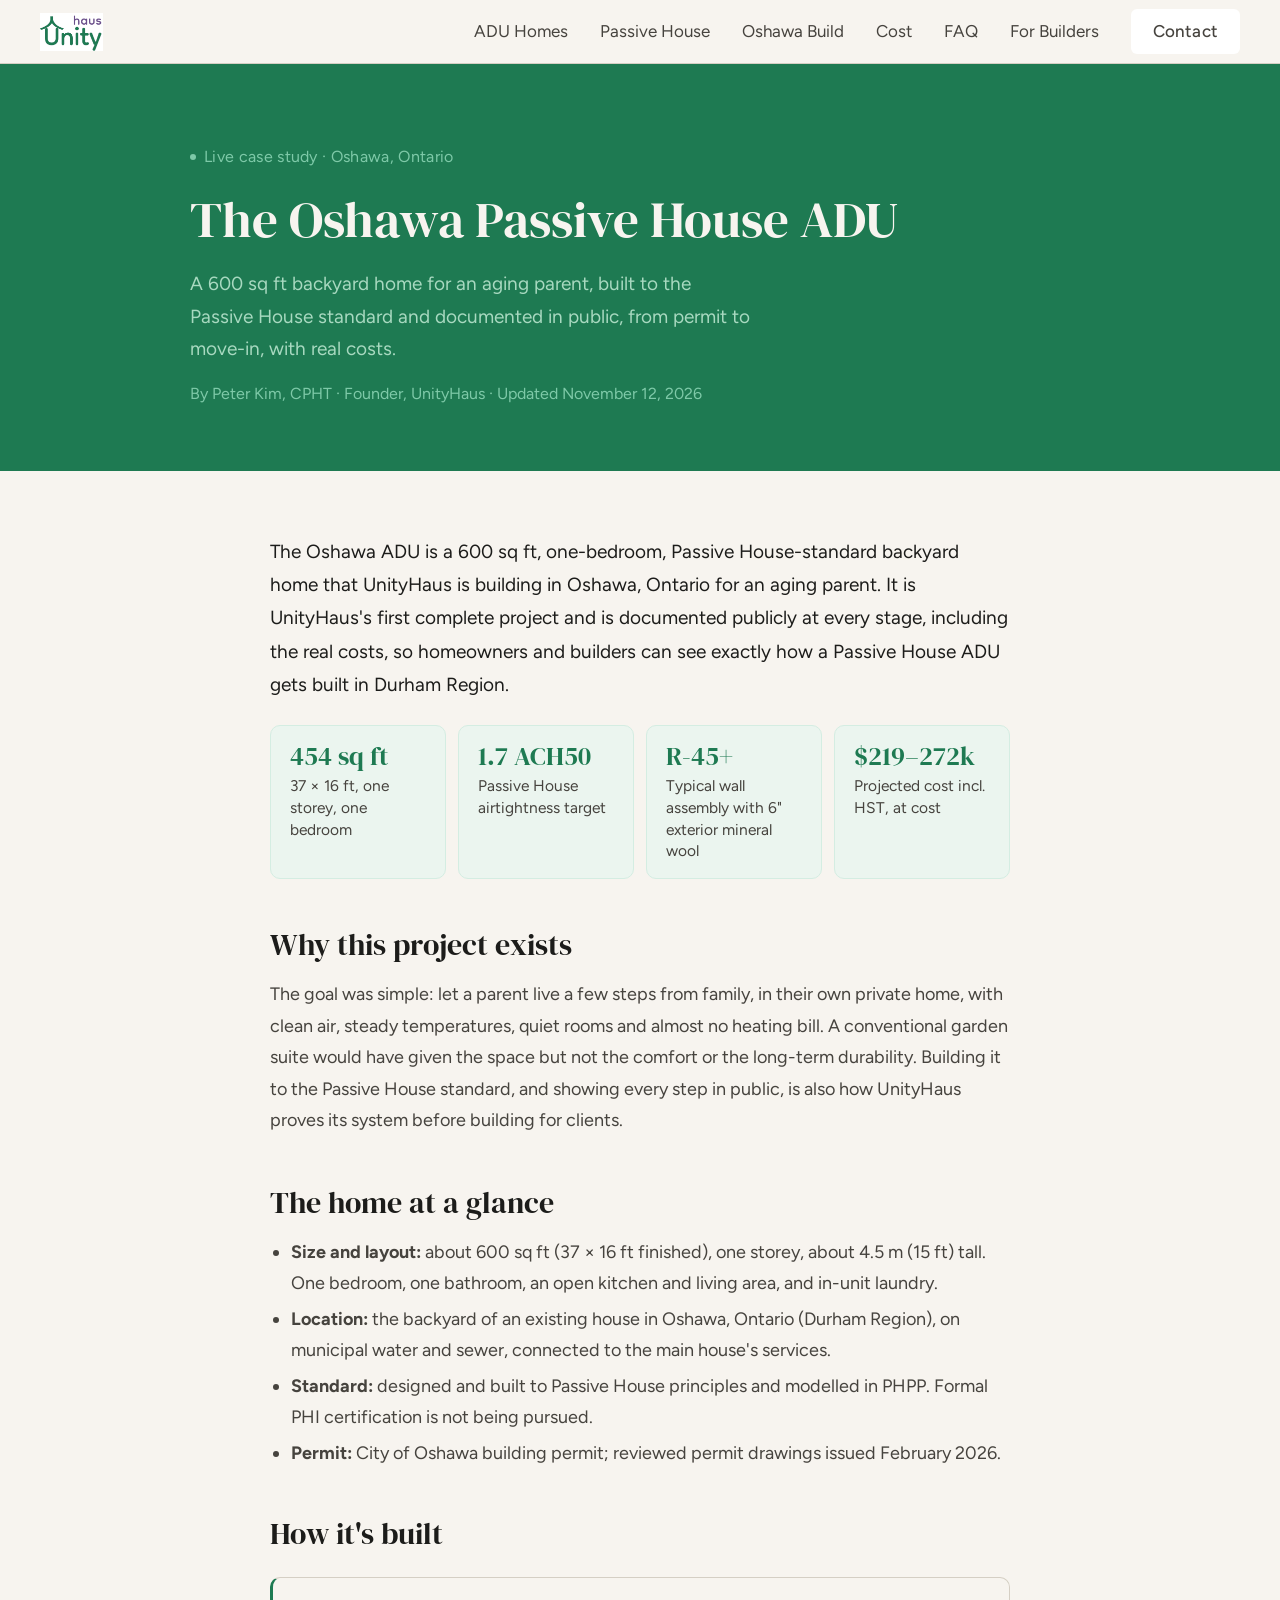
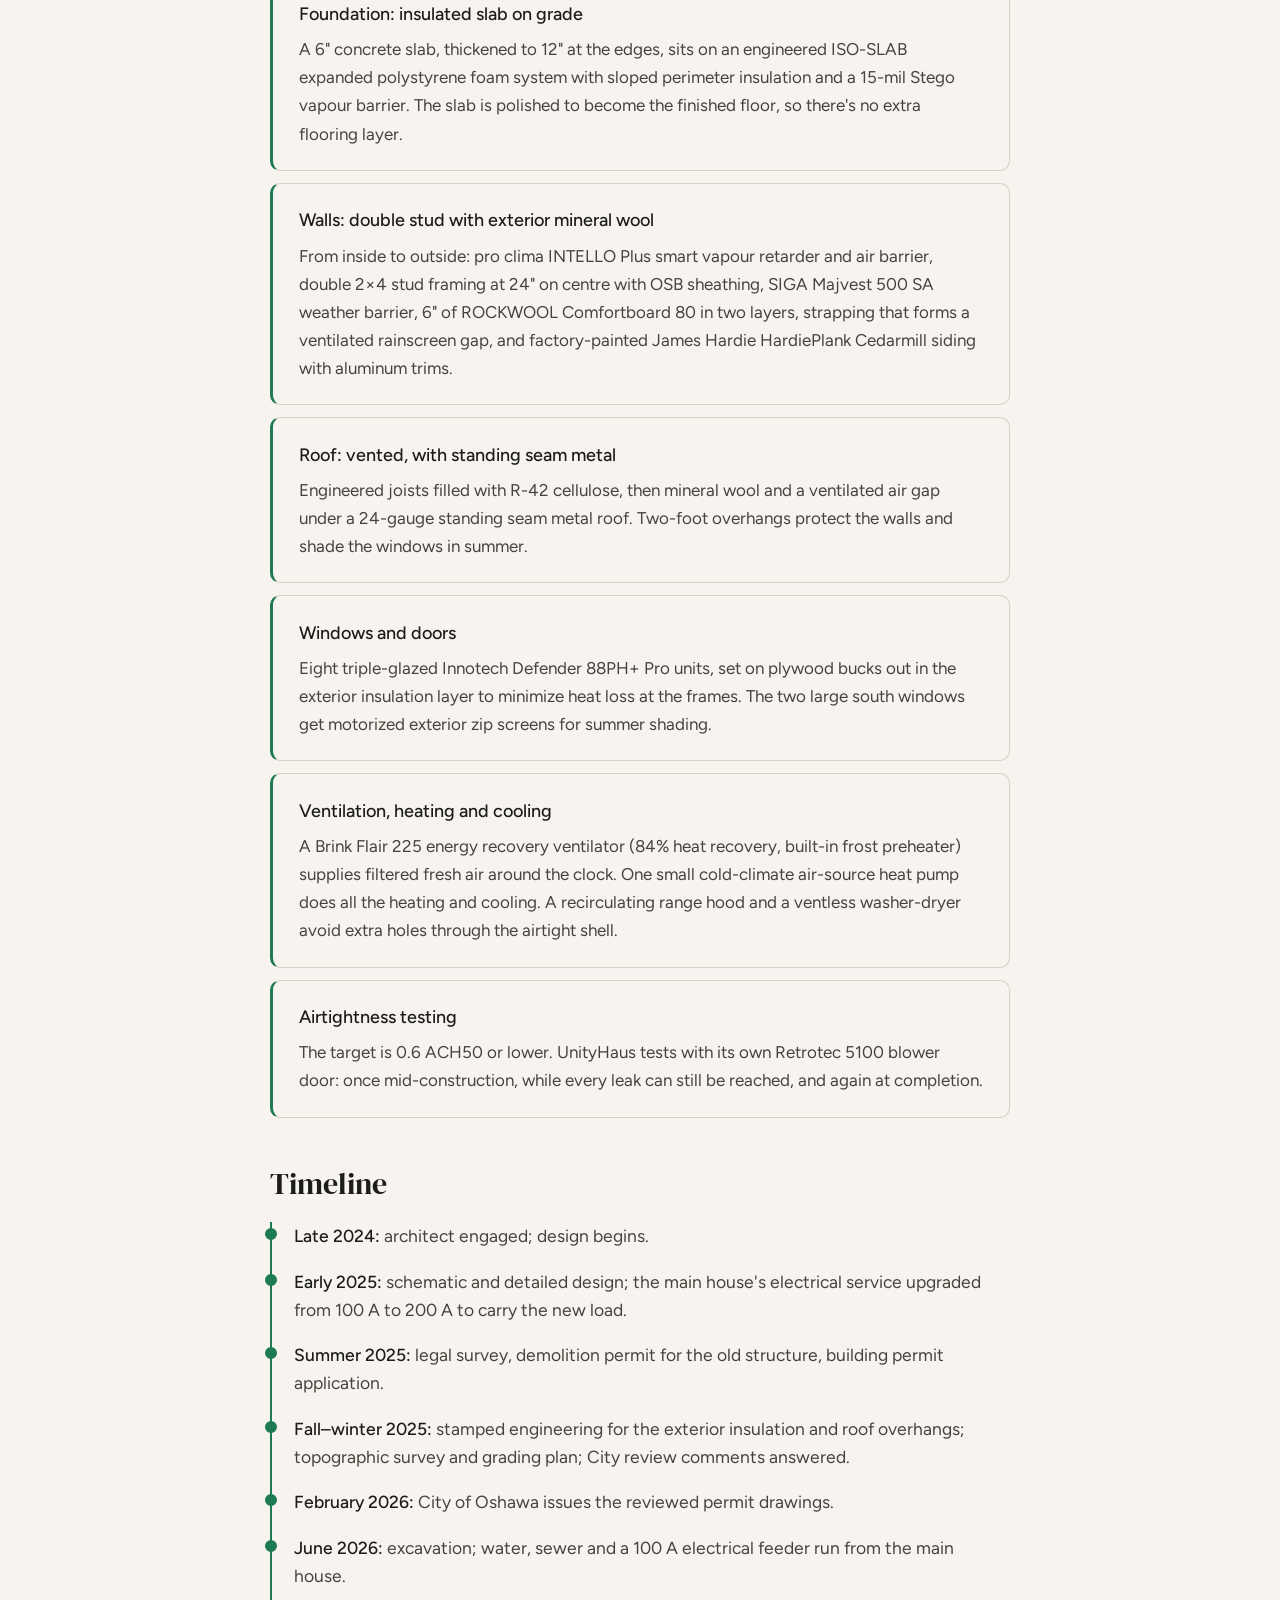
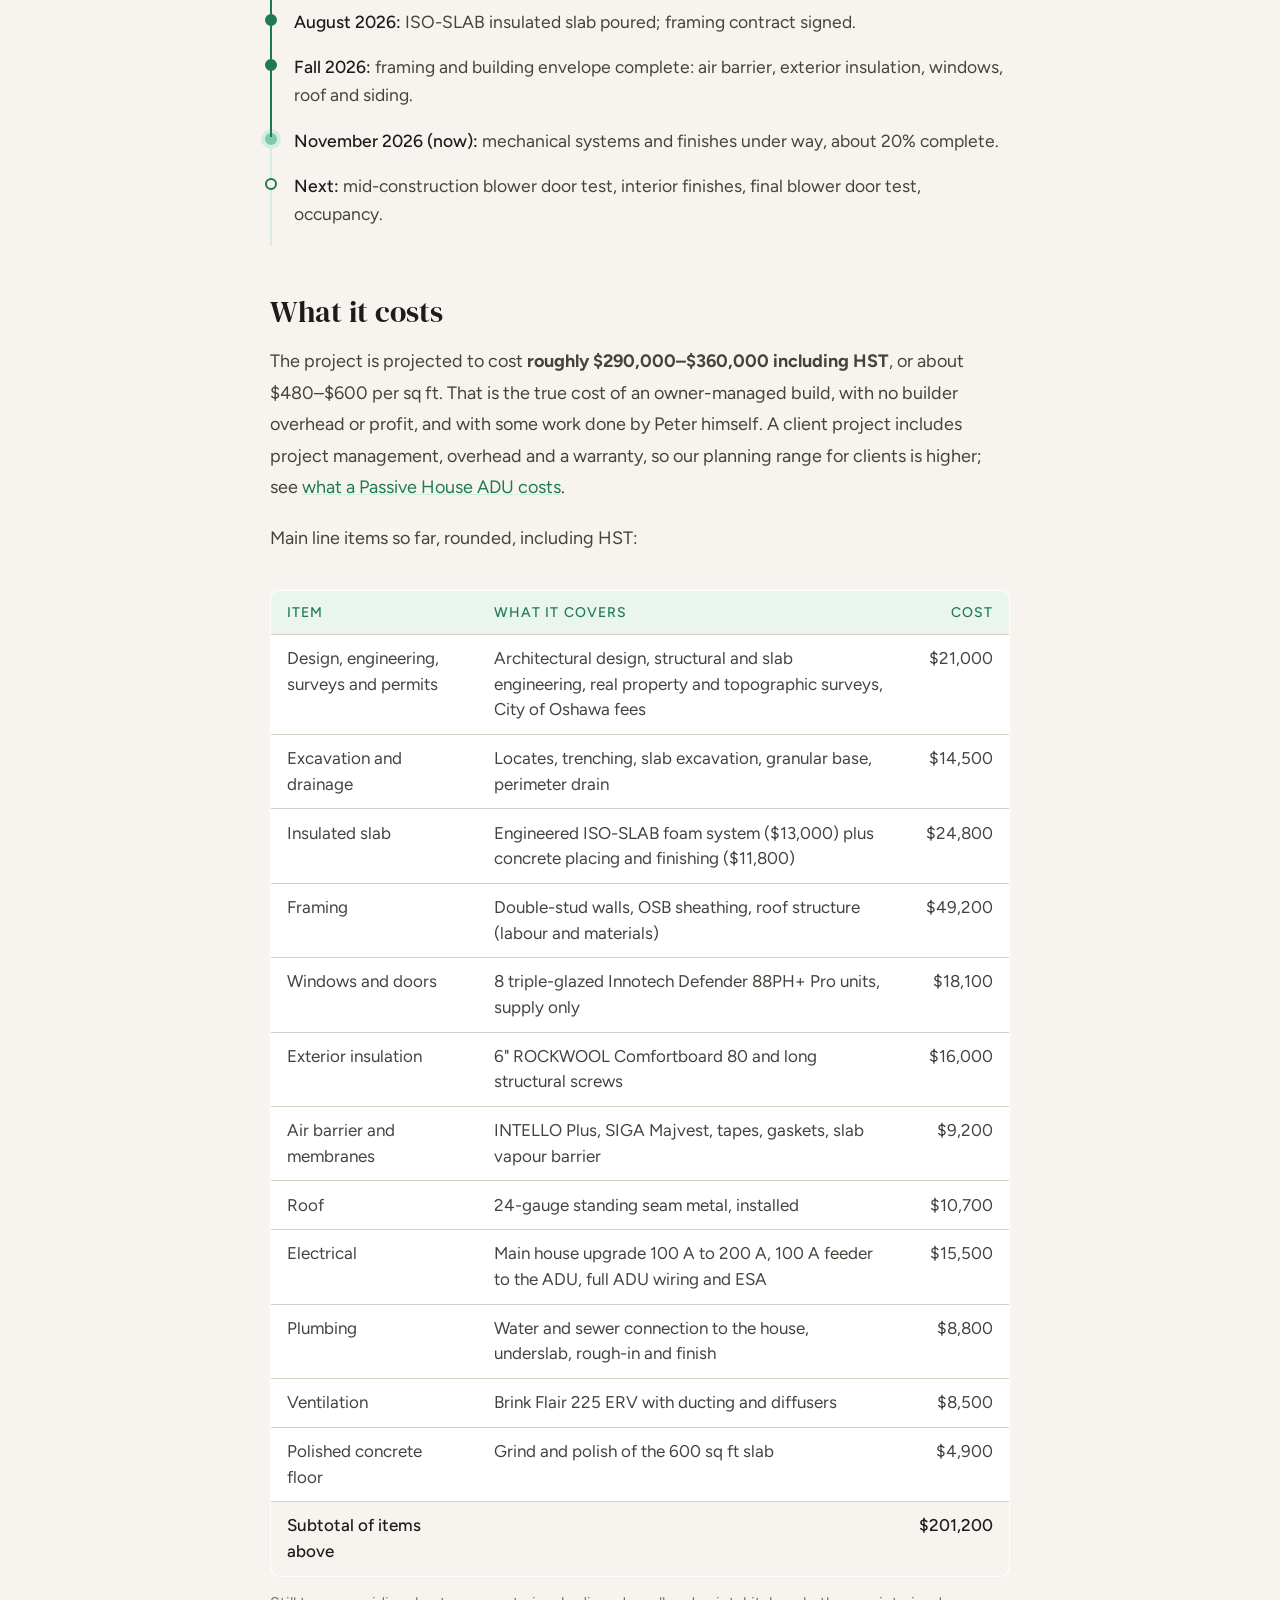
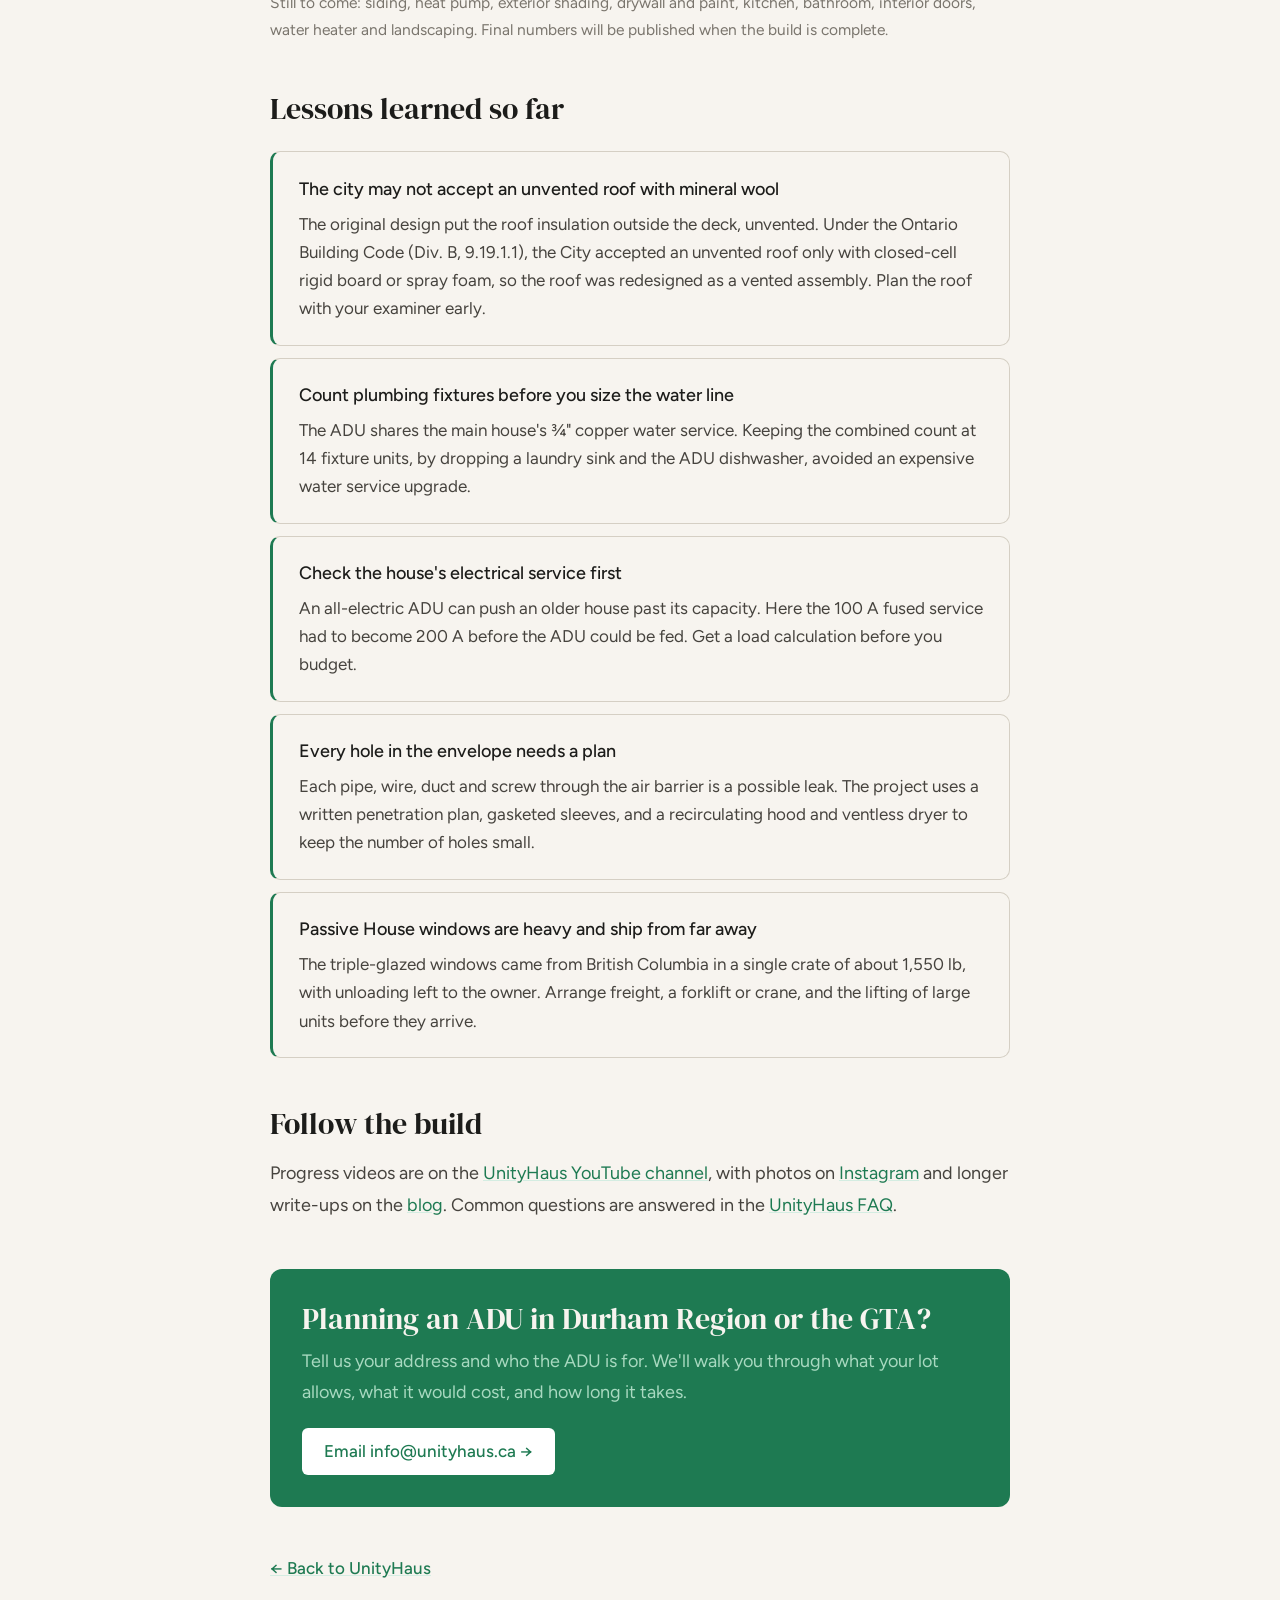
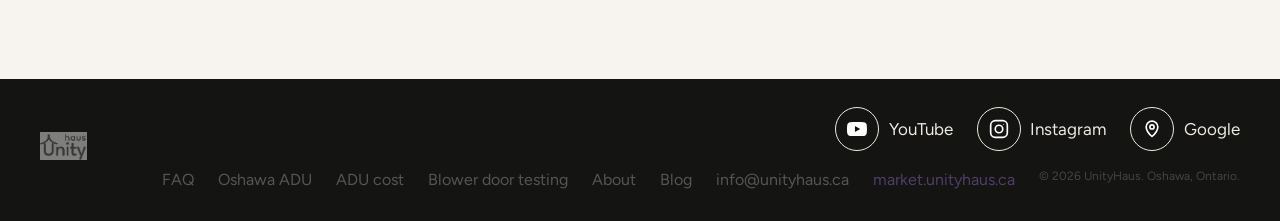
<file: oshawa-adu.html>
<!DOCTYPE html>
<html lang="en">
<head>
<meta charset="UTF-8">
<meta name="viewport" content="width=device-width, initial-scale=1.0">
<title>Oshawa Passive House ADU Case Study — UnityHaus</title>
<meta name="description" content="A 600 sq ft, one-bedroom Passive House ADU in Oshawa, Ontario, documented with real specs, timeline, costs and lessons learned by UnityHaus." />
<link rel="canonical" href="https://unityhaus.ca/oshawa-adu.html" />
<meta property="og:type" content="article" />
<meta property="og:url" content="https://unityhaus.ca/oshawa-adu.html" />
<meta property="og:title" content="Oshawa Passive House ADU — case study with real costs" />
<meta property="og:description" content="A 600 sq ft, one-bedroom Passive House ADU in Oshawa, Ontario, documented with real specs, timeline, costs and lessons learned by UnityHaus." />
<meta property="og:image" content="https://unityhaus.ca/Unityhaus%20logo%20with%20a%20line.png">
<meta property="article:modified_time" content="2026-11-12" />
<link rel="icon" href="/favicon.ico" sizes="any">
<link rel="icon" href="/favicon-32.png" type="image/png">
<link rel="apple-touch-icon" href="/apple-touch-icon.png">
<link rel="preconnect" href="https://fonts.googleapis.com">
<link rel="preconnect" href="https://fonts.gstatic.com" crossorigin>
<link href="https://fonts.googleapis.com/css2?family=DM+Serif+Display&family=Figtree:ital,wght@0,400;0,500;0,600;1,400&display=swap" rel="stylesheet">
<script type="application/ld+json">
{
  "@context": "https://schema.org",
  "@type": "Article",
  "headline": "Oshawa Passive House ADU: a 600 sq ft backyard home, documented with real costs",
  "description": "Case study of a 600 sq ft, one-bedroom Passive House ADU in Oshawa, Ontario: specifications, wall and roof assemblies, timeline, costs and lessons learned.",
  "url": "https://unityhaus.ca/oshawa-adu.html",
  "dateModified": "2026-11-12",
  "author": {
    "@type": "Person",
    "name": "Peter Kim",
    "jobTitle": "Founder, UnityHaus",
    "hasCredential": [
      "Certified Passive House Tradesperson (CPHT)",
      "CPA",
      "MBA"
    ],
    "url": "https://blog.unityhaus.ca/about"
  },
  "publisher": {
    "@type": "Organization",
    "name": "UnityHaus",
    "url": "https://unityhaus.ca/",
    "email": "info@unityhaus.ca",
    "sameAs": [
      "https://maps.app.goo.gl/SxAbY66DqTML8uER9",
      "https://www.youtube.com/@Unityhaus-Canada/videos",
      "https://www.instagram.com/unityhaus.ca/"
    ],
    "logo": "https://unityhaus.ca/Unityhaus%20logo%20with%20a%20line.png"
  },
  "about": [
    {
      "@type": "Thing",
      "name": "Passive House"
    },
    {
      "@type": "Thing",
      "name": "Accessory dwelling unit"
    },
    {
      "@type": "Place",
      "name": "Oshawa, Ontario"
    }
  ]
}
</script>
<style>
  *, *::before, *::after { box-sizing: border-box; margin: 0; padding: 0; }

  :root {
    --green:       #1E7A52;
    --green-dark:  #174F36;
    --green-light: #D4EDE2;
    --green-pale:  #EBF5EF;
    --plum:        #6A4E8A;
    --cream:       #F7F4EF;
    --cream-mid:   #EEE9E0;
    --cream-border:#D5CFC4;
    --stone:       #46433E;
    --black:       #1C1C1A;
    --black-2:     #141412;
    --font-serif:  'DM Serif Display', Georgia, serif;
    --font-sans:   'Figtree', system-ui, sans-serif;
  }

  html { scroll-behavior: smooth; }

  body {
    font-family: var(--font-sans);
    background: var(--cream);
    color: var(--black);
    font-size: 20px;
    line-height: 1.6;
    -webkit-font-smoothing: antialiased;
  }

  /* ── NAV ── */
  nav {
    position: sticky;
    top: 0;
    z-index: 100;
    background: var(--cream);
    border-bottom: 1px solid var(--cream-border);
    padding: 0 2.5rem;
    height: 64px;
    display: flex;
    align-items: center;
    justify-content: space-between;
  }
  .nav-logo img { height: 38px; width: auto; display: block; }
  .nav-links { display: flex; gap: 2rem; align-items: center; }
  .nav-links a {
    font-size: 17px;
    color: var(--stone);
    text-decoration: none;
    transition: color 0.2s;
  }
  .nav-links a:hover { color: var(--green); }
  .nav-cta {
    background: #ffffff;
    color: var(--green);
    font-family: var(--font-sans);
    font-size: 18px;
    font-weight: 500;
    padding: 9px 22px;
    border-radius: 6px;
    border: none;
    cursor: pointer;
    text-decoration: none;
    transition: background 0.2s;
    letter-spacing: 0.01em;
  }
  .nav-cta:hover { background: var(--green-dark); color: var(--cream); }
  .hamburger { display: none; flex-direction: column; gap: 5px; cursor: pointer; padding: 8px; background: none; border: none; }
  .hamburger span { display: block; width: 22px; height: 2px; background: var(--stone); border-radius: 2px; transition: all 0.2s; }

  /* ── HERO ── */
  .ph-hero {
    background: var(--green);
    padding: 5rem 2.5rem 4rem;
  }
  .ph-hero-inner { max-width: 900px; margin: 0 auto; }
  .ph-hero-eyebrow {
    display: flex;
    align-items: center;
    gap: 8px;
    font-size: 16px;
    letter-spacing: 0.02em;
    color: #7EC9A8;
    margin-bottom: 1.25rem;
  }
  .ph-hero-eyebrow span {
    width: 6px; height: 6px;
    background: #7EC9A8;
    border-radius: 50%;
    display: inline-block;
  }
  .ph-hero h1 {
    font-family: var(--font-serif);
    font-size: clamp(2.2rem, 4.5vw, 3.2rem);
    color: var(--cream);
    line-height: 1.15;
    margin-bottom: 1.25rem;
    font-weight: 400;
  }
  .ph-hero-sub {
    font-size: 19px;
    color: #A8D9C0;
    line-height: 1.7;
    max-width: 560px;
  }

  /* ── ARTICLE ── */
  .ph-article {
    max-width: 820px;
    margin: 0 auto;
    padding: 4rem 2.5rem 6rem;
  }
  .ph-article h2 {
    font-family: var(--font-serif);
    font-size: clamp(1.5rem, 2.5vw, 1.9rem);
    color: var(--black);
    font-weight: 400;
    line-height: 1.2;
    margin: 3rem 0 1rem;
  }
  .ph-article h2:first-child { margin-top: 0; }
  .ph-article p {
    font-size: 18px;
    color: var(--stone);
    line-height: 1.75;
    margin-bottom: 1.2rem;
  }
  .ph-article a {
    color: var(--green);
    text-decoration: underline;
    text-decoration-color: var(--green-light);
  }
  .ph-article a:hover { text-decoration-color: var(--green); }

  /* ── PRINCIPLE CARDS ── */
  .principles {
    display: flex;
    flex-direction: column;
    gap: 0.75rem;
    margin: 1.5rem 0 2rem;
  }
  .principle {
    background: var(--cream);
    border: 1px solid var(--cream-border);
    border-left: 3px solid var(--green);
    border-radius: 10px;
    padding: 1.4rem 1.6rem;
  }
  .principle h3 {
    font-size: 18px;
    font-weight: 500;
    color: var(--black);
    margin-bottom: 0.4rem;
  }
  .principle p {
    font-size: 17px;
    color: var(--stone);
    line-height: 1.65;
    margin: 0;
  }

  /* ── PHPP OUTPUT GRID ── */
  .phpp-outputs {
    display: grid;
    grid-template-columns: 1fr 1fr;
    gap: 1rem;
    margin: 1.25rem 0 1.5rem;
  }
  .phpp-block {
    background: var(--cream);
    border: 1px solid var(--cream-border);
    border-radius: 10px;
    padding: 1.25rem 1.5rem;
  }
  .phpp-block h4 {
    font-size: 14px;
    font-weight: 500;
    letter-spacing: 0.1em;
    text-transform: uppercase;
    color: var(--green);
    margin-bottom: 0.75rem;
  }
  .phpp-block ul {
    list-style: none;
    padding: 0;
    margin: 0;
  }
  .phpp-block ul li {
    font-size: 17px;
    color: var(--stone);
    padding: 0.3rem 0;
    border-bottom: 1px solid var(--cream-border);
    line-height: 1.5;
  }
  .phpp-block ul li:last-child { border-bottom: none; }

  /* ── CALLOUT ── */
  .ph-callout {
    background: var(--green-pale);
    border: 1px solid var(--green-light);
    border-radius: 10px;
    padding: 1.75rem 2rem;
    font-size: 18px;
    color: var(--stone);
    line-height: 1.75;
    margin: 2.5rem 0;
  }

  /* ── STAT BADGE ── */
  .ph-stat {
    display: inline-flex;
    align-items: center;
    gap: 1rem;
    background: var(--green-pale);
    border: 1px solid var(--green-light);
    border-radius: 10px;
    padding: 1rem 1.5rem;
    margin: 0.5rem 0 1.5rem;
  }
  .ph-stat-number {
    font-family: var(--font-serif);
    font-size: 2rem;
    color: var(--green);
    line-height: 1;
  }
  .ph-stat-label {
    font-size: 16px;
    color: var(--stone);
    line-height: 1.4;
  }

  /* ── BACK LINK ── */
  .back-link {
    display: inline-flex;
    align-items: center;
    gap: 0.4rem;
    color: var(--green);
    text-decoration: none;
    font-size: 17px;
    font-weight: 500;
    margin-top: 2rem;
  }
  .back-link:hover { text-decoration: underline; }

  /* ── FOOTER ── */
  footer {
    background: var(--black-2);
    padding: 1.75rem 2.5rem;
    display: flex;
    justify-content: space-between;
    align-items: center;
    flex-wrap: wrap;
    gap: 1rem;
  }
  .footer-logo img { height: 28px; width: auto; opacity: 0.45; filter: grayscale(1); }
  .footer-links { display: flex; gap: 1.5rem; flex-wrap: wrap; }
  .footer-links a { font-size: 16px; color: #555; text-decoration: none; transition: color 0.2s; }
  .footer-links a:hover { color: #888; }
  .footer-links a.plum { color: var(--plum); opacity: 0.7; }
  .footer-links a.plum:hover { opacity: 1; }
  .footer-right { display: flex; flex-direction: column; gap: 1rem; align-items: flex-end; }
  .footer-social { display: flex; gap: 1.5rem; flex-wrap: wrap; }
  .footer-social a {
    display: inline-flex;
    align-items: center;
    gap: 0.6rem;
    font-size: 17px;
    color: var(--cream-mid);
    text-decoration: none;
  }
  .social-icon {
    width: 44px;
    height: 44px;
    border-radius: 50%;
    border: 1.5px solid var(--cream-mid);
    display: grid;
    place-items: center;
    color: #fff;
    transition: background 0.2s, border-color 0.2s;
  }
  .footer-social a:hover .social-icon { background: var(--green); border-color: var(--green); }
  .footer-social a:focus-visible { outline: none; }
  .footer-social a:focus-visible .social-icon { outline: 2px solid var(--green-light); outline-offset: 2px; }

  /* ── MOBILE ── */
  @media (max-width: 768px) {
    nav { padding: 0 1.25rem; }
    .nav-links { display: none; }
    .nav-links.open { display: flex; flex-direction: column; position: absolute; top: 64px; left: 0; right: 0; background: var(--cream); border-bottom: 1px solid var(--cream-border); padding: 1rem 1.25rem 1.5rem; gap: 0; z-index: 99; }
    .nav-links.open a { padding: 0.75rem 0; border-bottom: 1px solid var(--cream-border); font-size: 18px; color: var(--stone); }
    .nav-links.open a:last-child { border-bottom: none; }
    .nav-links.open a.nav-cta { margin-top: 0.5rem; text-align: center; border: none; }
    .hamburger { display: flex; }
    .hamburger span { display: block; width: 22px; height: 2px; background: var(--stone); border-radius: 2px; transition: all 0.2s; }
    .hamburger.open span:nth-child(1) { transform: translateY(7px) rotate(45deg); }
    .hamburger.open span:nth-child(2) { opacity: 0; }
    .hamburger.open span:nth-child(3) { transform: translateY(-7px) rotate(-45deg); }
    .ph-hero { padding: 3.5rem 1.25rem 3rem; }
    .ph-article { padding: 3rem 1.25rem 4rem; }
    .phpp-outputs { grid-template-columns: 1fr; }
    footer { padding: 1.25rem; flex-direction: column; align-items: flex-start; }
    .footer-right { align-items: flex-start; }
  }

  /* ── DATA TABLES ── */
  .data-table { width: 100%; border-collapse: collapse; margin: 1rem 0 1.75rem; font-size: 17px; background: #fff;
    border: 1px solid var(--cream-border); border-radius: 10px; overflow: hidden; }
  .data-table th, .data-table td { text-align: left; padding: 0.7rem 1rem; border-bottom: 1px solid var(--cream-border);
    color: var(--stone); line-height: 1.5; vertical-align: top; }
  .data-table th { font-size: 14px; font-weight: 500; letter-spacing: 0.08em; text-transform: uppercase; color: var(--green);
    background: var(--green-pale); }
  .data-table td.num, .data-table th.num { text-align: right; white-space: nowrap; }
  .data-table tr:last-child td { border-bottom: none; }
  .data-table tr.total td { font-weight: 500; color: var(--black); background: var(--cream); }
  .table-wrap { overflow-x: auto; -webkit-overflow-scrolling: touch; }
  .table-note { font-size: 15.5px !important; color: #7a756d !important; margin-top: -1rem; }

  /* ── KEY FACTS ── */
  .facts { display: grid; grid-template-columns: repeat(auto-fit, minmax(170px, 1fr)); gap: 0.75rem; margin: 1.5rem 0 2rem; }
  .fact { background: var(--green-pale); border: 1px solid var(--green-light); border-radius: 10px; padding: 1rem 1.2rem; }
  .fact-num { font-family: var(--font-serif); font-size: 1.6rem; color: var(--green); line-height: 1.1; }
  .fact-label { font-size: 15.5px; color: var(--stone); line-height: 1.4; margin-top: 0.3rem; }

  /* ── TIMELINE ── */
  .timeline { list-style: none; margin: 1.25rem 0 2rem; padding: 0; border-left: 2px solid var(--green-light); }
  .timeline li { position: relative; padding: 0 0 1.1rem 1.4rem; font-size: 17.5px; color: var(--stone); line-height: 1.6; }
  .timeline li::before { content: ""; position: absolute; left: -7px; top: 6px; width: 12px; height: 12px; border-radius: 50%;
    background: var(--cream); border: 2px solid var(--green); }
  .timeline li.done::before { background: var(--green); }
  .timeline li.now::before { background: #7EC9A8; border-color: #7EC9A8; box-shadow: 0 0 0 4px var(--green-light); }
  .timeline strong { color: var(--black); font-weight: 500; }

  .ph-article ul.plain { padding-left: 1.3rem; margin: 0 0 1.4rem; }
  .ph-article ul.plain li { font-size: 18px; color: var(--stone); line-height: 1.7; margin-bottom: 0.35rem; }
  .answer-first { font-size: 19px !important; color: var(--black) !important; }
  .byline { font-size: 16px; color: #7EC9A8; margin-top: 1rem; }
  .byline a { color: #A8D9C0; }
  .cta-box { background: var(--green); color: var(--cream); border-radius: 12px; padding: 2rem; margin: 3rem 0 1rem; }
  .cta-box h2 { color: var(--cream) !important; margin: 0 0 0.5rem !important; }
  .cta-box p { color: #A8D9C0 !important; margin-bottom: 1.2rem !important; }
  .cta-box a.cta-btn { display: inline-block; background: #fff; color: var(--green) !important; text-decoration: none !important;
    padding: 10px 22px; border-radius: 6px; font-weight: 500; font-size: 17px; }
  @media (max-width: 768px) { .data-table th, .data-table td { padding: 0.6rem 0.7rem; font-size: 16px; } .cta-box { padding: 1.5rem; } }
  /* ── MENU: switch to the menu button below 980px so links never wrap ── */
  .nav-links a { white-space: nowrap; }
  @media (max-width: 980px) {
    nav { padding: 0 1.25rem; }
    .nav-links { display: none; }
    .nav-links.open { display: flex; flex-direction: column; position: absolute; top: 64px; left: 0; right: 0; background: var(--cream); border-bottom: 1px solid var(--cream-border); padding: 1rem 1.25rem 1.5rem; gap: 0; z-index: 99; }
    .nav-links.open a { padding: 0.75rem 0; border-bottom: 1px solid var(--cream-border); font-size: 18px; color: var(--stone); }
    .nav-links.open a:last-child { border-bottom: none; }
    .nav-links.open a.nav-cta { margin-top: 0.5rem; text-align: center; border: none; }
    .hamburger.open span:nth-child(1) { transform: translateY(7px) rotate(45deg); }
    .hamburger.open span:nth-child(2) { opacity: 0; }
    .hamburger.open span:nth-child(3) { transform: translateY(-7px) rotate(-45deg); }
  }
</style>
<link rel="stylesheet" href="/motion.css?v=3">
</head>

<body>

<nav>
  <div class="nav-logo">
    <a href="/"><img src="[data-uri]" alt="UnityHaus"></a>
  </div>
  <div class="nav-links">
    <a href="/#build">ADU Homes</a>
    <a href="/passive-house.html">Passive House</a>
    <a href="/oshawa-adu.html">Oshawa Build</a>
    <a href="/passive-house-adu-cost.html">Cost</a>
    <a href="/faq.html">FAQ</a>
    <a href="/blower-door-test.html">For Builders</a>
    <a href="/contact.html" class="nav-cta">Contact</a>
  </div>
  <button class="hamburger" id="hamburger" aria-label="Toggle menu" style="display:none">
    <span></span><span></span><span></span>
  </button>
</nav>

<section class="ph-hero">
  <div class="ph-hero-inner">
    <div class="ph-hero-eyebrow">
      <span></span>
      Live case study · Oshawa, Ontario
    </div>
    <h1>The Oshawa Passive House ADU</h1>
    <p class="ph-hero-sub">A 600 sq ft backyard home for an aging parent, built to the Passive House standard and documented in public, from permit to move-in, with real costs.</p>
    <p class="byline">By Peter Kim, CPHT · Founder, UnityHaus · Updated November 12, 2026</p>
  </div>
</section>

<article class="ph-article">

<p class="answer-first">The Oshawa ADU is a 600 sq ft, one-bedroom, Passive House-standard backyard home that UnityHaus is building in Oshawa, Ontario for an aging parent. It is UnityHaus's first complete project and is documented publicly at every stage, including the real costs, so homeowners and builders can see exactly how a Passive House ADU gets built in Durham Region.</p>

<div class="facts" data-mx="facts">
  <div class="fact"><div class="fact-num"><span data-count="600">600</span> sq ft</div><div class="fact-label">37 × 16 ft, one storey, one bedroom</div></div>
  <div class="fact"><div class="fact-num"><span data-count="0.6" data-dec="1" data-from="5">0.6</span> ACH50</div><div class="fact-label">Passive House airtightness target</div></div>
  <div class="fact"><div class="fact-num">R-<span data-count="60">60</span>+</div><div class="fact-label">Typical wall assembly with 6" exterior mineral wool</div></div>
  <div class="fact"><div class="fact-num">$<span data-count="290">290</span>–<span data-count="360">360</span>k</div><div class="fact-label">Projected cost incl. HST, at cost</div></div>
</div>

<h2>Why this project exists</h2>
<p>The goal was simple: let a parent live a few steps from family, in their own private home, with clean air, steady temperatures, quiet rooms and almost no heating bill. A conventional garden suite would have given the space but not the comfort or the long-term durability. Building it to the Passive House standard, and showing every step in public, is also how UnityHaus proves its system before building for clients.</p>

<h2>The home at a glance</h2>
<ul class="plain">
  <li><strong>Size and layout:</strong> about 600 sq ft (37 × 16 ft finished), one storey, about 4.5 m (15 ft) tall. One bedroom, one bathroom, an open kitchen and living area, and in-unit laundry.</li>
  <li><strong>Location:</strong> the backyard of an existing house in Oshawa, Ontario (Durham Region), on municipal water and sewer, connected to the main house's services.</li>
  <li><strong>Standard:</strong> designed and built to Passive House principles and modelled in PHPP. Formal PHI certification is not being pursued.</li>
  <li><strong>Permit:</strong> City of Oshawa building permit; reviewed permit drawings issued February 2026.</li>
</ul>

<h2>How it's built</h2>
<div class="principles">
  <div class="principle"><h3>Foundation: insulated slab on grade</h3><p>A 6" concrete slab, thickened to 12" at the edges, sits on an engineered ISO-SLAB expanded polystyrene foam system with sloped perimeter insulation and a 15-mil Stego vapour barrier. The slab is polished to become the finished floor, so there's no extra flooring layer.</p></div>
  <div class="principle"><h3>Walls: double stud with exterior mineral wool</h3><p>From inside to outside: pro clima INTELLO Plus smart vapour retarder and air barrier, double 2×4 stud framing at 24" on centre with OSB sheathing, SIGA Majvest 500 SA weather barrier, 6" of ROCKWOOL Comfortboard 80 in two layers, strapping that forms a ventilated rainscreen gap, and factory-painted James Hardie HardiePlank Cedarmill siding with aluminum trims.</p></div>
  <div class="principle"><h3>Roof: vented, with standing seam metal</h3><p>Engineered joists filled with R-42 cellulose, then mineral wool and a ventilated air gap under a 24-gauge standing seam metal roof. Two-foot overhangs protect the walls and shade the windows in summer.</p></div>
  <div class="principle"><h3>Windows and doors</h3><p>Eight triple-glazed Innotech Defender 88PH+ Pro units, set on plywood bucks out in the exterior insulation layer to minimize heat loss at the frames. The two large south windows get motorized exterior zip screens for summer shading.</p></div>
  <div class="principle"><h3>Ventilation, heating and cooling</h3><p>A Brink Flair 225 energy recovery ventilator (84% heat recovery, built-in frost preheater) supplies filtered fresh air around the clock. One small cold-climate air-source heat pump does all the heating and cooling. A recirculating range hood and a ventless washer-dryer avoid extra holes through the airtight shell.</p></div>
  <div class="principle"><h3>Airtightness testing</h3><p>The target is 0.6 ACH50 or lower. UnityHaus tests with its own Retrotec 5100 blower door: once mid-construction, while every leak can still be reached, and again at completion.</p></div>
</div>

<h2>Timeline</h2>
<ul class="timeline" data-mx="timeline">
  <li class="done"><strong>Late 2024:</strong> architect engaged; design begins.</li>
  <li class="done"><strong>Early 2025:</strong> schematic and detailed design; the main house's electrical service upgraded from 100 A to 200 A to carry the new load.</li>
  <li class="done"><strong>Summer 2025:</strong> legal survey, demolition permit for the old structure, building permit application.</li>
  <li class="done"><strong>Fall–winter 2025:</strong> stamped engineering for the exterior insulation and roof overhangs; topographic survey and grading plan; City review comments answered.</li>
  <li class="done"><strong>February 2026:</strong> City of Oshawa issues the reviewed permit drawings.</li>
  <li class="done"><strong>June 2026:</strong> excavation; water, sewer and a 100 A electrical feeder run from the main house.</li>
  <li class="done"><strong>August 2026:</strong> ISO-SLAB insulated slab poured; framing contract signed.</li>
  <li class="done"><strong>Fall 2026:</strong> framing and building envelope complete: air barrier, exterior insulation, windows, roof and siding.</li>
  <li class="now"><strong>November 2026 (now):</strong> mechanical systems and finishes under way, about 20% complete.</li>
  <li><strong>Next:</strong> mid-construction blower door test, interior finishes, final blower door test, occupancy.</li>
</ul>

<h2>What it costs</h2>
<p>The project is projected to cost <strong>roughly $290,000–$360,000 including HST</strong>, or about $480–$600 per sq ft. That is the true cost of an owner-managed build, with no builder overhead or profit, and with some work done by Peter himself. A client project includes project management, overhead and a warranty, so our planning range for clients is higher; see <a href="/passive-house-adu-cost.html">what a Passive House ADU costs</a>.</p>
<p>Main line items so far, rounded, including HST:</p>
<div class="table-wrap"><table class="data-table"><thead><tr><th>Item</th><th>What it covers</th><th class="num">Cost</th></tr></thead><tbody><tr><td>Design, engineering, surveys and permits</td><td>Architectural design, structural and slab engineering, real property and topographic surveys, City of Oshawa fees</td><td class="num">$21,000</td></tr><tr><td>Excavation and drainage</td><td>Locates, trenching, slab excavation, granular base, perimeter drain</td><td class="num">$14,500</td></tr><tr><td>Insulated slab</td><td>Engineered ISO-SLAB foam system ($13,000) plus concrete placing and finishing ($11,800)</td><td class="num">$24,800</td></tr><tr><td>Framing</td><td>Double-stud walls, OSB sheathing, roof structure (labour and materials)</td><td class="num">$49,200</td></tr><tr><td>Windows and doors</td><td>8 triple-glazed Innotech Defender 88PH+ Pro units, supply only</td><td class="num">$18,100</td></tr><tr><td>Exterior insulation</td><td>6" ROCKWOOL Comfortboard 80 and long structural screws</td><td class="num">$16,000</td></tr><tr><td>Air barrier and membranes</td><td>INTELLO Plus, SIGA Majvest, tapes, gaskets, slab vapour barrier</td><td class="num">$9,200</td></tr><tr><td>Roof</td><td>24-gauge standing seam metal, installed</td><td class="num">$10,700</td></tr><tr><td>Electrical</td><td>Main house upgrade 100 A to 200 A, 100 A feeder to the ADU, full ADU wiring and ESA</td><td class="num">$15,500</td></tr><tr><td>Plumbing</td><td>Water and sewer connection to the house, underslab, rough-in and finish</td><td class="num">$8,800</td></tr><tr><td>Ventilation</td><td>Brink Flair 225 ERV with ducting and diffusers</td><td class="num">$8,500</td></tr><tr><td>Polished concrete floor</td><td>Grind and polish of the 600 sq ft slab</td><td class="num">$4,900</td></tr><tr class="total"><td>Subtotal of items above</td><td></td><td class="num">$201,200</td></tr></tbody></table></div>
<p class="table-note">Still to come: siding, heat pump, exterior shading, drywall and paint, kitchen, bathroom, interior doors, water heater and landscaping. Final numbers will be published when the build is complete.</p>

<h2>Lessons learned so far</h2>
<div class="principles">
  <div class="principle"><h3>The city may not accept an unvented roof with mineral wool</h3><p>The original design put the roof insulation outside the deck, unvented. Under the Ontario Building Code (Div. B, 9.19.1.1), the City accepted an unvented roof only with closed-cell rigid board or spray foam, so the roof was redesigned as a vented assembly. Plan the roof with your examiner early.</p></div>
  <div class="principle"><h3>Count plumbing fixtures before you size the water line</h3><p>The ADU shares the main house's ¾" copper water service. Keeping the combined count at 14 fixture units, by dropping a laundry sink and the ADU dishwasher, avoided an expensive water service upgrade.</p></div>
  <div class="principle"><h3>Check the house's electrical service first</h3><p>An all-electric ADU can push an older house past its capacity. Here the 100 A fused service had to become 200 A before the ADU could be fed. Get a load calculation before you budget.</p></div>
  <div class="principle"><h3>Every hole in the envelope needs a plan</h3><p>Each pipe, wire, duct and screw through the air barrier is a possible leak. The project uses a written penetration plan, gasketed sleeves, and a recirculating hood and ventless dryer to keep the number of holes small.</p></div>
  <div class="principle"><h3>Passive House windows are heavy and ship from far away</h3><p>The triple-glazed windows came from British Columbia in a single crate of about 1,550 lb, with unloading left to the owner. Arrange freight, a forklift or crane, and the lifting of large units before they arrive.</p></div>
</div>

<h2>Follow the build</h2>
<p>Progress videos are on the <a href="https://www.youtube.com/@Unityhaus-Canada/videos">UnityHaus YouTube channel</a>, with photos on <a href="https://www.instagram.com/unityhaus.ca/">Instagram</a> and longer write-ups on the <a href="https://blog.unityhaus.ca">blog</a>. Common questions are answered in the <a href="/faq.html">UnityHaus FAQ</a>.</p>

<div class="cta-box">
  <h2>Planning an ADU in Durham Region or the GTA?</h2>
  <p>Tell us your address and who the ADU is for. We'll walk you through what your lot allows, what it would cost, and how long it takes.</p>
  <a class="cta-btn" href="mailto:info@unityhaus.ca">Email info@unityhaus.ca &rarr;</a>
</div>
  <a href="/" class="back-link">&larr; Back to UnityHaus</a>
</article>

<footer>
  <div class="footer-logo">
    <a href="/"><img src="[data-uri]" alt="UnityHaus"></a>
  </div>
  <div class="footer-right">
    <div class="footer-social">
      <a href="https://www.youtube.com/@Unityhaus-Canada/videos" target="_blank" rel="noopener" aria-label="UnityHaus on YouTube">
        <span class="social-icon"><svg width="20" height="20" viewBox="0 0 24 24" fill="currentColor" aria-hidden="true"><path d="M23.498 6.186a3.016 3.016 0 0 0-2.122-2.136C19.505 3.545 12 3.545 12 3.545s-7.505 0-9.377.505A3.017 3.017 0 0 0 .502 6.186C0 8.07 0 12 0 12s0 3.93.502 5.814a3.016 3.016 0 0 0 2.122 2.136c1.871.505 9.376.505 9.376.505s7.505 0 9.377-.505a3.015 3.015 0 0 0 2.122-2.136C24 15.93 24 12 24 12s0-3.93-.502-5.814zM9.545 15.568V8.432L15.818 12l-6.273 3.568z"/></svg></span>YouTube
      </a>
      <a href="https://www.instagram.com/unityhaus.ca/" target="_blank" rel="noopener" aria-label="UnityHaus on Instagram">
        <span class="social-icon"><svg width="20" height="20" viewBox="0 0 24 24" fill="none" stroke="currentColor" stroke-width="2" stroke-linecap="round" stroke-linejoin="round" aria-hidden="true"><rect x="2" y="2" width="20" height="20" rx="5.5"/><circle cx="12" cy="12" r="4.5"/><circle cx="17.6" cy="6.4" r="0.6" fill="currentColor" stroke="none"/></svg></span>Instagram
      </a>
      <a href="https://maps.app.goo.gl/SxAbY66DqTML8uER9" target="_blank" rel="noopener" aria-label="UnityHaus on Google Maps">
        <span class="social-icon"><svg width="20" height="20" viewBox="0 0 24 24" fill="none" stroke="currentColor" stroke-width="2" stroke-linecap="round" stroke-linejoin="round" aria-hidden="true"><path d="M12 21s-7-6.2-7-11.5A7 7 0 0 1 19 9.5C19 14.8 12 21 12 21z"/><circle cx="12" cy="9.5" r="2.5"/></svg></span>Google
      </a>
    </div>
    <div class="footer-links">
      <a href="/faq.html">FAQ</a>
      <a href="/oshawa-adu.html">Oshawa ADU</a>
      <a href="/passive-house-adu-cost.html">ADU cost</a>
      <a href="/blower-door-test.html">Blower door testing</a>
      <a href="https://blog.unityhaus.ca/about">About</a>
      <a href="https://blog.unityhaus.ca">Blog</a>
      <a href="mailto:info@unityhaus.ca">info@unityhaus.ca</a>
      <a href="https://market.unityhaus.ca/" target="_blank" class="plum">market.unityhaus.ca</a>
      <span style="font-size:12px;color:#444">&copy; 2026 UnityHaus. Oshawa, Ontario.</span>
    </div>
  </div>
</footer>

<script>
  (function(){
    var btn = document.getElementById('hamburger');
    var links = document.querySelector('.nav-links');
    function isMobile(){ return window.innerWidth <= 980; }
    function update(){
      btn.style.display = isMobile() ? 'flex' : 'none';
      if(!isMobile()){ links.classList.remove('open'); links.style.display = ''; }
    }
    btn.addEventListener('click', function(){
      btn.classList.toggle('open');
      links.classList.toggle('open');
    });
    window.addEventListener('resize', update);
    update();
    // Close menu when a link is clicked
    links.querySelectorAll('a').forEach(function(a){
      a.addEventListener('click', function(){
        btn.classList.remove('open');
        links.classList.remove('open');
      });
    });
  })();
</script>
<script src="/motion.js?v=3" defer></script>
</body>
</html>
</file>
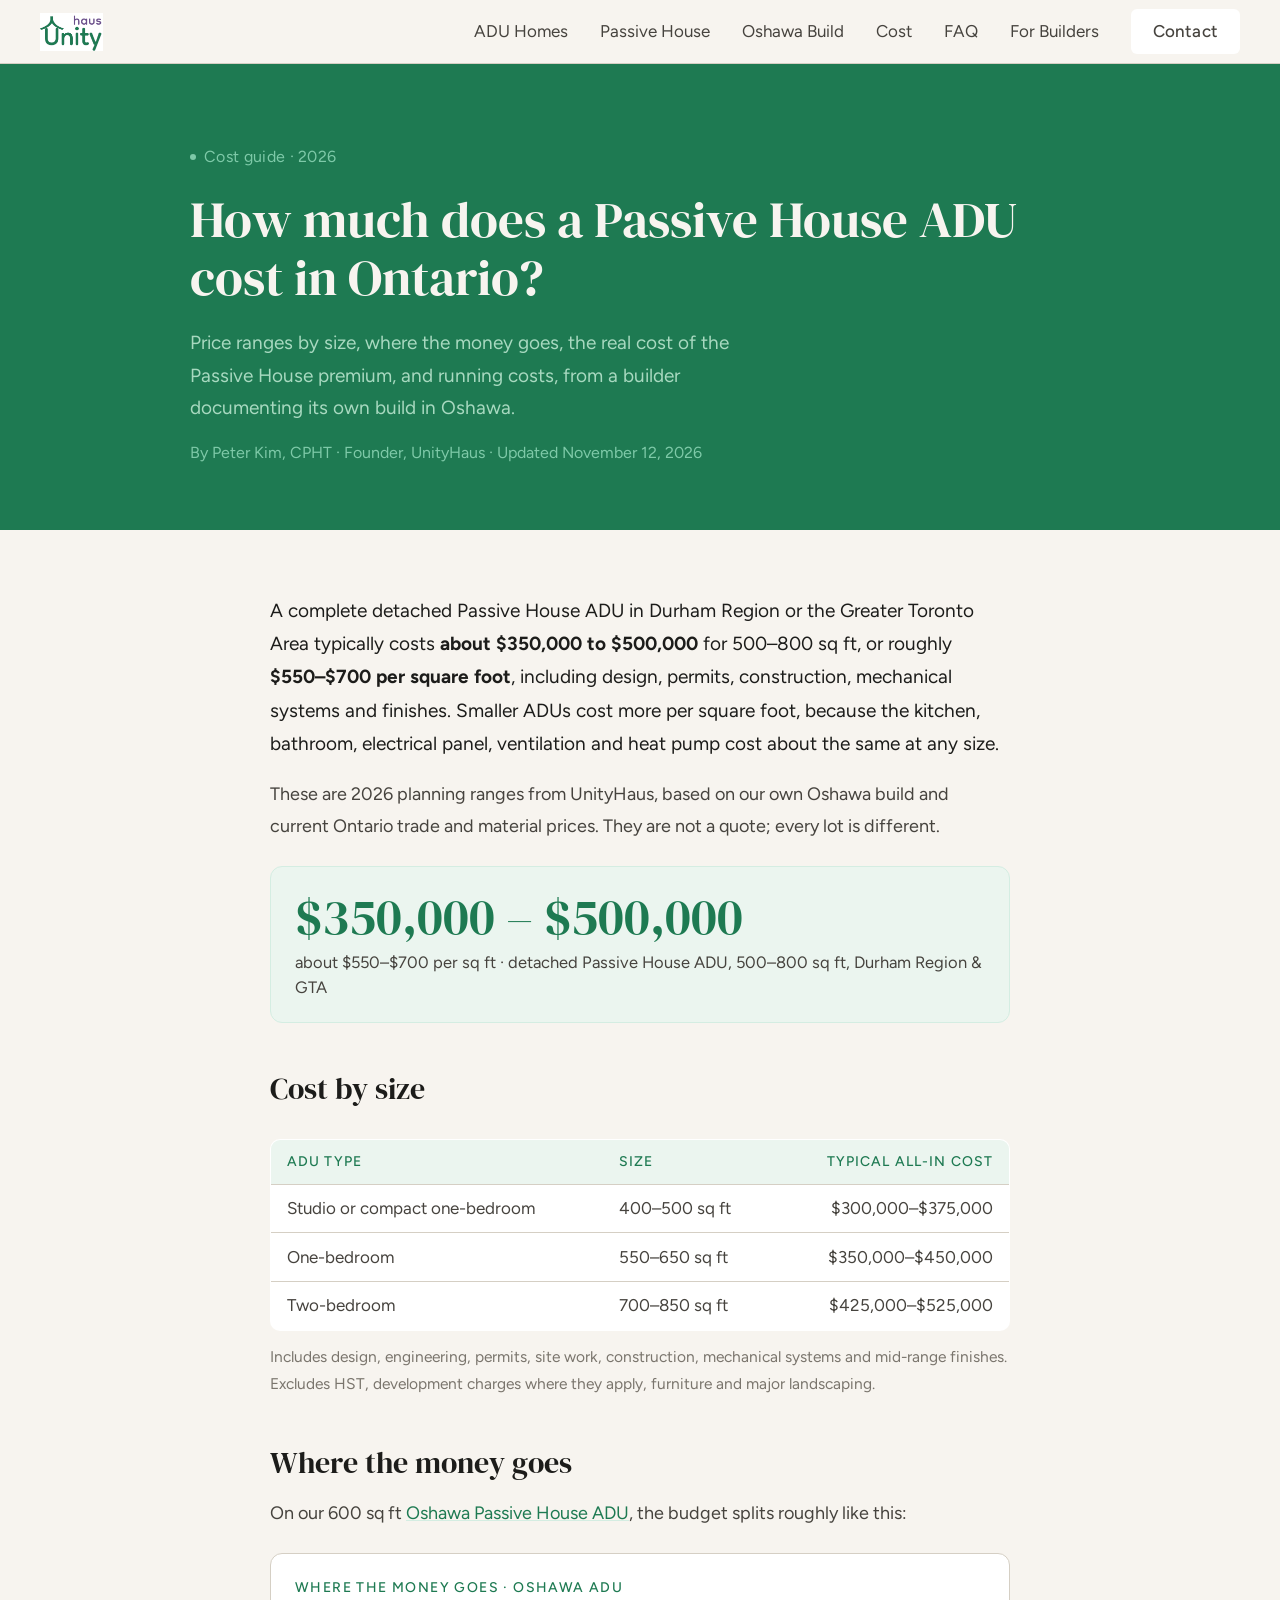
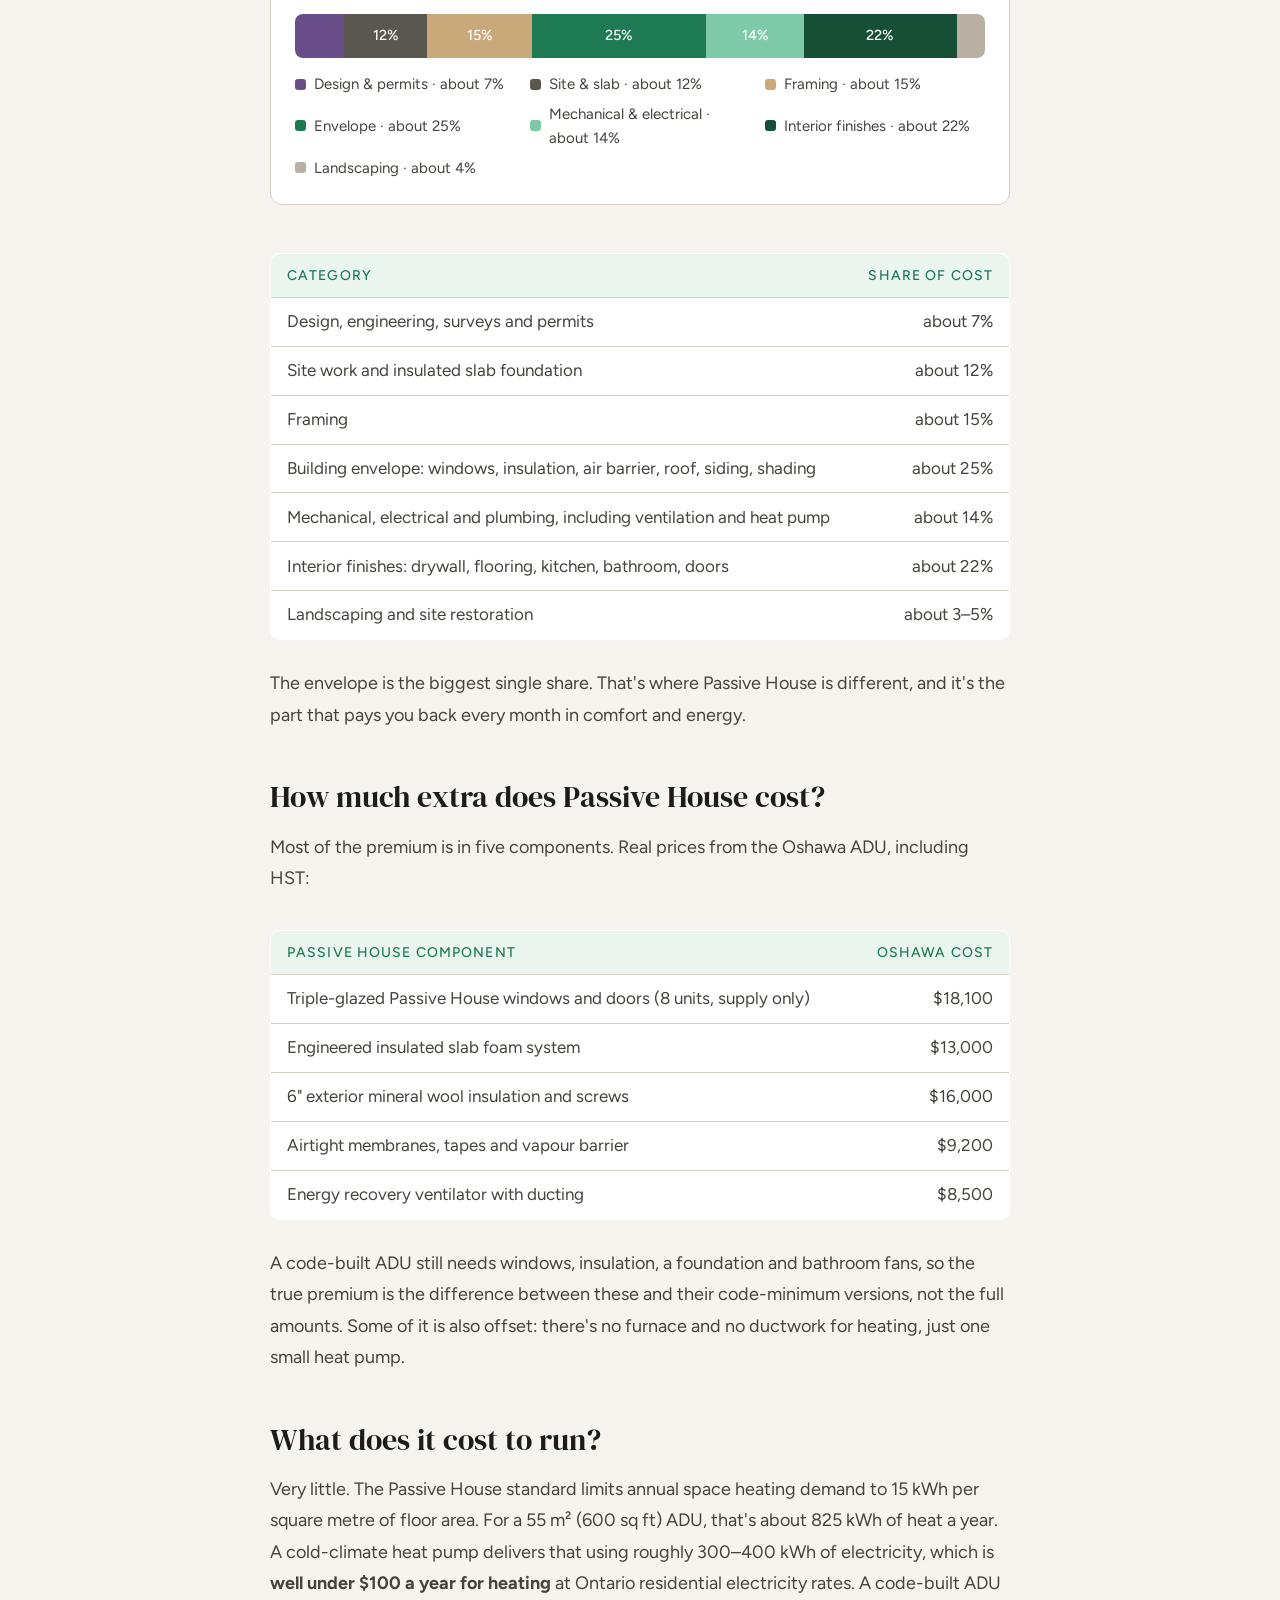
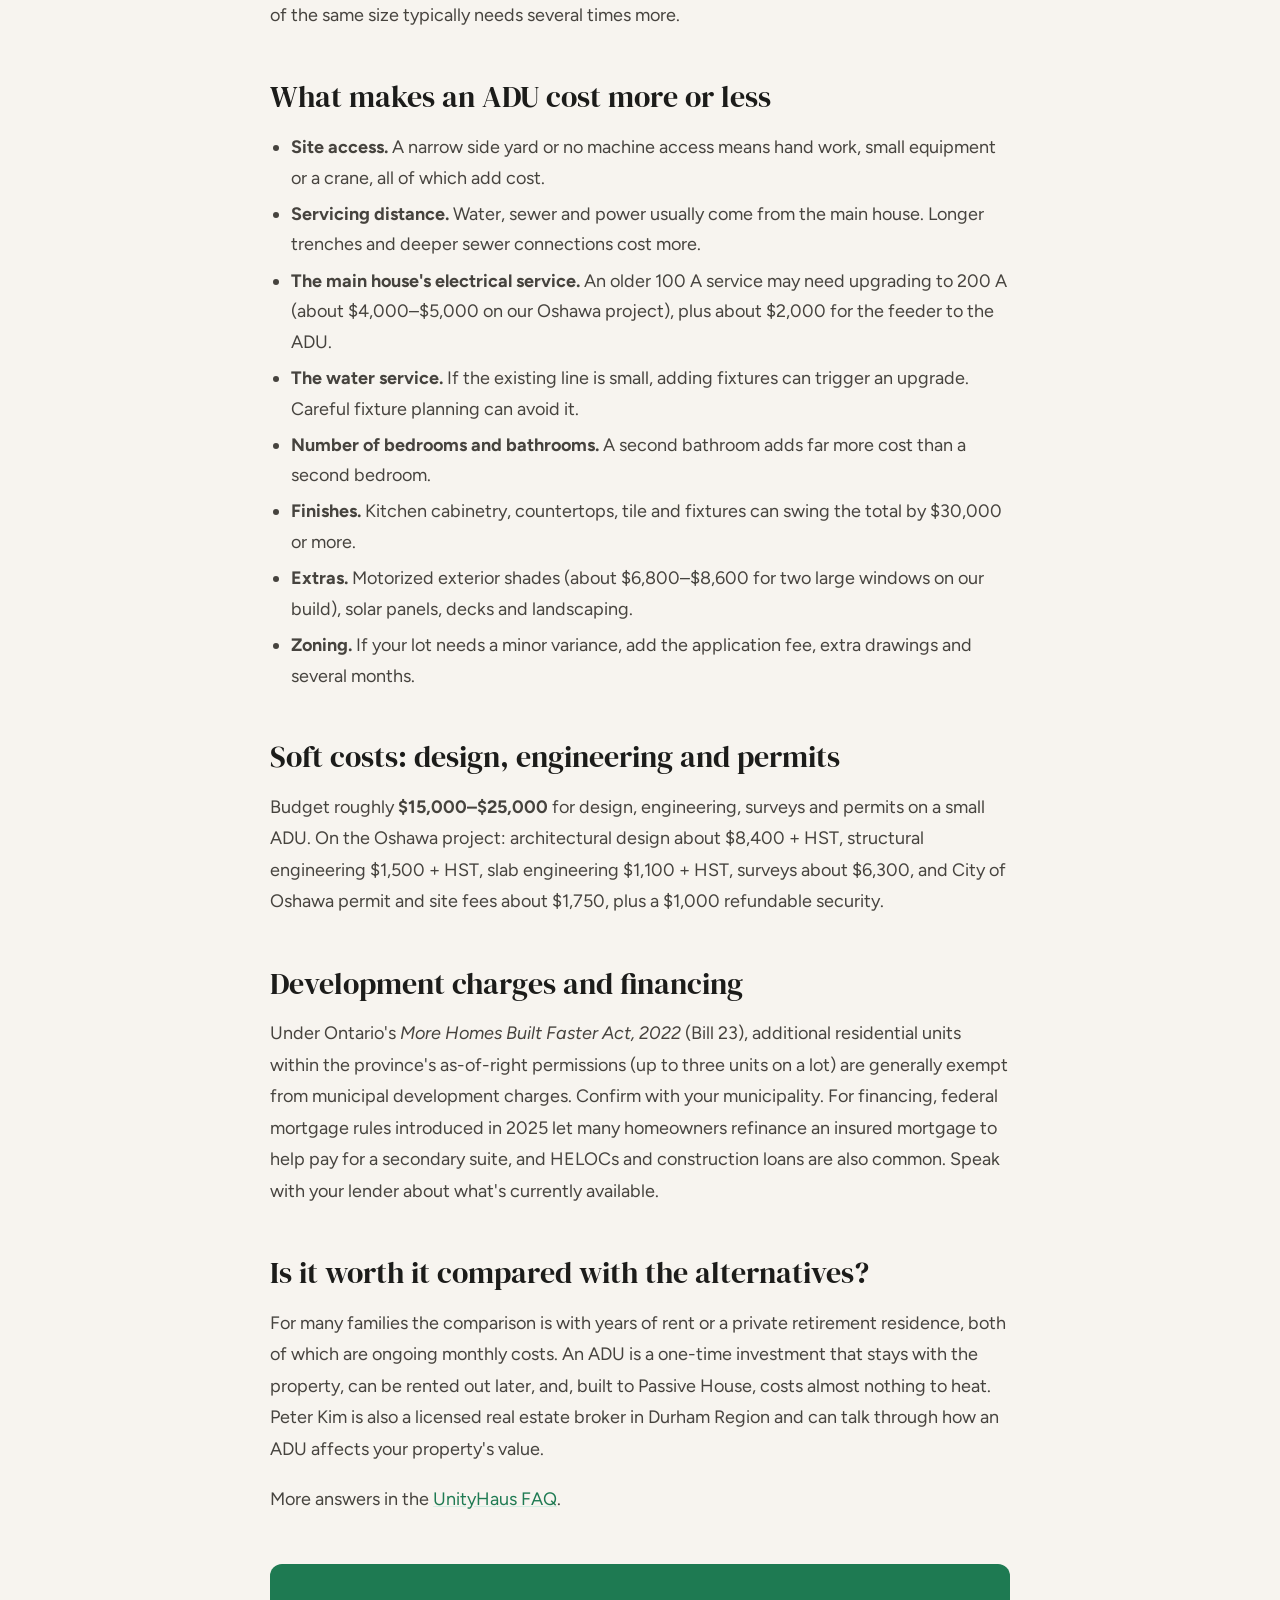
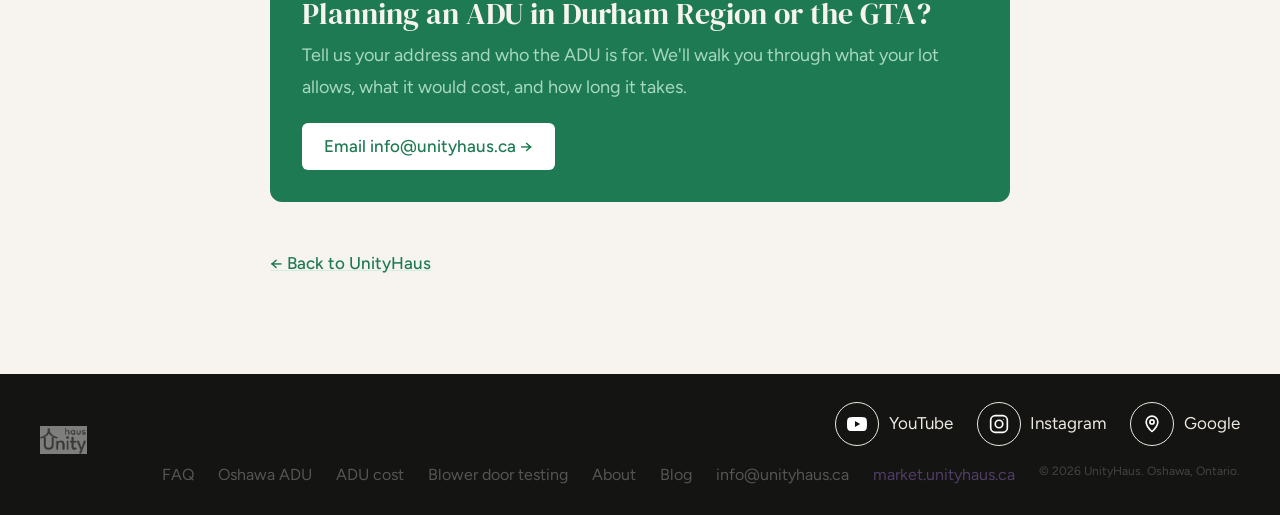
<file: passive-house-adu-cost.html>
<!DOCTYPE html>
<html lang="en">
<head>
<meta charset="UTF-8">
<meta name="viewport" content="width=device-width, initial-scale=1.0">
<title>Passive House ADU Cost in Ontario (2026) — UnityHaus</title>
<meta name="description" content="What a Passive House ADU costs in Durham Region and the GTA: about $350,000–$500,000 for 500–800 sq ft, with a real cost breakdown from a 600 sq ft Oshawa build." />
<link rel="canonical" href="https://unityhaus.ca/passive-house-adu-cost.html" />
<meta property="og:type" content="article" />
<meta property="og:url" content="https://unityhaus.ca/passive-house-adu-cost.html" />
<meta property="og:title" content="How much does a Passive House ADU cost in Ontario?" />
<meta property="og:description" content="What a Passive House ADU costs in Durham Region and the GTA: about $350,000–$500,000 for 500–800 sq ft, with a real cost breakdown from a 600 sq ft Oshawa build." />
<meta property="og:image" content="https://unityhaus.ca/Unityhaus%20logo%20with%20a%20line.png">
<meta property="article:modified_time" content="2026-11-12" />
<link rel="icon" href="/favicon.ico" sizes="any">
<link rel="icon" href="/favicon-32.png" type="image/png">
<link rel="apple-touch-icon" href="/apple-touch-icon.png">
<link rel="preconnect" href="https://fonts.googleapis.com">
<link rel="preconnect" href="https://fonts.gstatic.com" crossorigin>
<link href="https://fonts.googleapis.com/css2?family=DM+Serif+Display&family=Figtree:ital,wght@0,400;0,500;0,600;1,400&display=swap" rel="stylesheet">
<script type="application/ld+json">
{
  "@context": "https://schema.org",
  "@type": "Article",
  "headline": "How much does a Passive House ADU cost in Ontario? 2026 price ranges for Durham Region and the GTA",
  "description": "A detached Passive House ADU in Durham Region or the GTA typically costs about $350,000–$500,000 for 500–800 sq ft ($550–$700 per sq ft), with real cost breakdowns from a 600 sq ft Oshawa build.",
  "url": "https://unityhaus.ca/passive-house-adu-cost.html",
  "dateModified": "2026-11-12",
  "author": {
    "@type": "Person",
    "name": "Peter Kim",
    "jobTitle": "Founder, UnityHaus",
    "hasCredential": [
      "Certified Passive House Tradesperson (CPHT)",
      "CPA",
      "MBA"
    ],
    "url": "https://blog.unityhaus.ca/about"
  },
  "publisher": {
    "@type": "Organization",
    "name": "UnityHaus",
    "url": "https://unityhaus.ca/",
    "email": "info@unityhaus.ca",
    "sameAs": [
      "https://maps.app.goo.gl/SxAbY66DqTML8uER9",
      "https://www.youtube.com/@Unityhaus-Canada/videos",
      "https://www.instagram.com/unityhaus.ca/"
    ],
    "logo": "https://unityhaus.ca/Unityhaus%20logo%20with%20a%20line.png"
  },
  "about": [
    {
      "@type": "Thing",
      "name": "Passive House"
    },
    {
      "@type": "Thing",
      "name": "Accessory dwelling unit cost"
    },
    {
      "@type": "Place",
      "name": "Greater Toronto Area, Ontario"
    }
  ]
}
</script>
<style>
  *, *::before, *::after { box-sizing: border-box; margin: 0; padding: 0; }

  :root {
    --green:       #1E7A52;
    --green-dark:  #174F36;
    --green-light: #D4EDE2;
    --green-pale:  #EBF5EF;
    --plum:        #6A4E8A;
    --cream:       #F7F4EF;
    --cream-mid:   #EEE9E0;
    --cream-border:#D5CFC4;
    --stone:       #46433E;
    --black:       #1C1C1A;
    --black-2:     #141412;
    --font-serif:  'DM Serif Display', Georgia, serif;
    --font-sans:   'Figtree', system-ui, sans-serif;
  }

  html { scroll-behavior: smooth; }

  body {
    font-family: var(--font-sans);
    background: var(--cream);
    color: var(--black);
    font-size: 20px;
    line-height: 1.6;
    -webkit-font-smoothing: antialiased;
  }

  /* ── NAV ── */
  nav {
    position: sticky;
    top: 0;
    z-index: 100;
    background: var(--cream);
    border-bottom: 1px solid var(--cream-border);
    padding: 0 2.5rem;
    height: 64px;
    display: flex;
    align-items: center;
    justify-content: space-between;
  }
  .nav-logo img { height: 38px; width: auto; display: block; }
  .nav-links { display: flex; gap: 2rem; align-items: center; }
  .nav-links a {
    font-size: 17px;
    color: var(--stone);
    text-decoration: none;
    transition: color 0.2s;
  }
  .nav-links a:hover { color: var(--green); }
  .nav-cta {
    background: #ffffff;
    color: var(--green);
    font-family: var(--font-sans);
    font-size: 18px;
    font-weight: 500;
    padding: 9px 22px;
    border-radius: 6px;
    border: none;
    cursor: pointer;
    text-decoration: none;
    transition: background 0.2s;
    letter-spacing: 0.01em;
  }
  .nav-cta:hover { background: var(--green-dark); color: var(--cream); }
  .hamburger { display: none; flex-direction: column; gap: 5px; cursor: pointer; padding: 8px; background: none; border: none; }
  .hamburger span { display: block; width: 22px; height: 2px; background: var(--stone); border-radius: 2px; transition: all 0.2s; }

  /* ── HERO ── */
  .ph-hero {
    background: var(--green);
    padding: 5rem 2.5rem 4rem;
  }
  .ph-hero-inner { max-width: 900px; margin: 0 auto; }
  .ph-hero-eyebrow {
    display: flex;
    align-items: center;
    gap: 8px;
    font-size: 16px;
    letter-spacing: 0.02em;
    color: #7EC9A8;
    margin-bottom: 1.25rem;
  }
  .ph-hero-eyebrow span {
    width: 6px; height: 6px;
    background: #7EC9A8;
    border-radius: 50%;
    display: inline-block;
  }
  .ph-hero h1 {
    font-family: var(--font-serif);
    font-size: clamp(2.2rem, 4.5vw, 3.2rem);
    color: var(--cream);
    line-height: 1.15;
    margin-bottom: 1.25rem;
    font-weight: 400;
  }
  .ph-hero-sub {
    font-size: 19px;
    color: #A8D9C0;
    line-height: 1.7;
    max-width: 560px;
  }

  /* ── ARTICLE ── */
  .ph-article {
    max-width: 820px;
    margin: 0 auto;
    padding: 4rem 2.5rem 6rem;
  }
  .ph-article h2 {
    font-family: var(--font-serif);
    font-size: clamp(1.5rem, 2.5vw, 1.9rem);
    color: var(--black);
    font-weight: 400;
    line-height: 1.2;
    margin: 3rem 0 1rem;
  }
  .ph-article h2:first-child { margin-top: 0; }
  .ph-article p {
    font-size: 18px;
    color: var(--stone);
    line-height: 1.75;
    margin-bottom: 1.2rem;
  }
  .ph-article a {
    color: var(--green);
    text-decoration: underline;
    text-decoration-color: var(--green-light);
  }
  .ph-article a:hover { text-decoration-color: var(--green); }

  /* ── PRINCIPLE CARDS ── */
  .principles {
    display: flex;
    flex-direction: column;
    gap: 0.75rem;
    margin: 1.5rem 0 2rem;
  }
  .principle {
    background: var(--cream);
    border: 1px solid var(--cream-border);
    border-left: 3px solid var(--green);
    border-radius: 10px;
    padding: 1.4rem 1.6rem;
  }
  .principle h3 {
    font-size: 18px;
    font-weight: 500;
    color: var(--black);
    margin-bottom: 0.4rem;
  }
  .principle p {
    font-size: 17px;
    color: var(--stone);
    line-height: 1.65;
    margin: 0;
  }

  /* ── PHPP OUTPUT GRID ── */
  .phpp-outputs {
    display: grid;
    grid-template-columns: 1fr 1fr;
    gap: 1rem;
    margin: 1.25rem 0 1.5rem;
  }
  .phpp-block {
    background: var(--cream);
    border: 1px solid var(--cream-border);
    border-radius: 10px;
    padding: 1.25rem 1.5rem;
  }
  .phpp-block h4 {
    font-size: 14px;
    font-weight: 500;
    letter-spacing: 0.1em;
    text-transform: uppercase;
    color: var(--green);
    margin-bottom: 0.75rem;
  }
  .phpp-block ul {
    list-style: none;
    padding: 0;
    margin: 0;
  }
  .phpp-block ul li {
    font-size: 17px;
    color: var(--stone);
    padding: 0.3rem 0;
    border-bottom: 1px solid var(--cream-border);
    line-height: 1.5;
  }
  .phpp-block ul li:last-child { border-bottom: none; }

  /* ── CALLOUT ── */
  .ph-callout {
    background: var(--green-pale);
    border: 1px solid var(--green-light);
    border-radius: 10px;
    padding: 1.75rem 2rem;
    font-size: 18px;
    color: var(--stone);
    line-height: 1.75;
    margin: 2.5rem 0;
  }

  /* ── STAT BADGE ── */
  .ph-stat {
    display: inline-flex;
    align-items: center;
    gap: 1rem;
    background: var(--green-pale);
    border: 1px solid var(--green-light);
    border-radius: 10px;
    padding: 1rem 1.5rem;
    margin: 0.5rem 0 1.5rem;
  }
  .ph-stat-number {
    font-family: var(--font-serif);
    font-size: 2rem;
    color: var(--green);
    line-height: 1;
  }
  .ph-stat-label {
    font-size: 16px;
    color: var(--stone);
    line-height: 1.4;
  }

  /* ── BACK LINK ── */
  .back-link {
    display: inline-flex;
    align-items: center;
    gap: 0.4rem;
    color: var(--green);
    text-decoration: none;
    font-size: 17px;
    font-weight: 500;
    margin-top: 2rem;
  }
  .back-link:hover { text-decoration: underline; }

  /* ── FOOTER ── */
  footer {
    background: var(--black-2);
    padding: 1.75rem 2.5rem;
    display: flex;
    justify-content: space-between;
    align-items: center;
    flex-wrap: wrap;
    gap: 1rem;
  }
  .footer-logo img { height: 28px; width: auto; opacity: 0.45; filter: grayscale(1); }
  .footer-links { display: flex; gap: 1.5rem; flex-wrap: wrap; }
  .footer-links a { font-size: 16px; color: #555; text-decoration: none; transition: color 0.2s; }
  .footer-links a:hover { color: #888; }
  .footer-links a.plum { color: var(--plum); opacity: 0.7; }
  .footer-links a.plum:hover { opacity: 1; }
  .footer-right { display: flex; flex-direction: column; gap: 1rem; align-items: flex-end; }
  .footer-social { display: flex; gap: 1.5rem; flex-wrap: wrap; }
  .footer-social a {
    display: inline-flex;
    align-items: center;
    gap: 0.6rem;
    font-size: 17px;
    color: var(--cream-mid);
    text-decoration: none;
  }
  .social-icon {
    width: 44px;
    height: 44px;
    border-radius: 50%;
    border: 1.5px solid var(--cream-mid);
    display: grid;
    place-items: center;
    color: #fff;
    transition: background 0.2s, border-color 0.2s;
  }
  .footer-social a:hover .social-icon { background: var(--green); border-color: var(--green); }
  .footer-social a:focus-visible { outline: none; }
  .footer-social a:focus-visible .social-icon { outline: 2px solid var(--green-light); outline-offset: 2px; }

  /* ── MOBILE ── */
  @media (max-width: 768px) {
    nav { padding: 0 1.25rem; }
    .nav-links { display: none; }
    .nav-links.open { display: flex; flex-direction: column; position: absolute; top: 64px; left: 0; right: 0; background: var(--cream); border-bottom: 1px solid var(--cream-border); padding: 1rem 1.25rem 1.5rem; gap: 0; z-index: 99; }
    .nav-links.open a { padding: 0.75rem 0; border-bottom: 1px solid var(--cream-border); font-size: 18px; color: var(--stone); }
    .nav-links.open a:last-child { border-bottom: none; }
    .nav-links.open a.nav-cta { margin-top: 0.5rem; text-align: center; border: none; }
    .hamburger { display: flex; }
    .hamburger span { display: block; width: 22px; height: 2px; background: var(--stone); border-radius: 2px; transition: all 0.2s; }
    .hamburger.open span:nth-child(1) { transform: translateY(7px) rotate(45deg); }
    .hamburger.open span:nth-child(2) { opacity: 0; }
    .hamburger.open span:nth-child(3) { transform: translateY(-7px) rotate(-45deg); }
    .ph-hero { padding: 3.5rem 1.25rem 3rem; }
    .ph-article { padding: 3rem 1.25rem 4rem; }
    .phpp-outputs { grid-template-columns: 1fr; }
    footer { padding: 1.25rem; flex-direction: column; align-items: flex-start; }
    .footer-right { align-items: flex-start; }
  }

  /* ── DATA TABLES ── */
  .data-table { width: 100%; border-collapse: collapse; margin: 1rem 0 1.75rem; font-size: 17px; background: #fff;
    border: 1px solid var(--cream-border); border-radius: 10px; overflow: hidden; }
  .data-table th, .data-table td { text-align: left; padding: 0.7rem 1rem; border-bottom: 1px solid var(--cream-border);
    color: var(--stone); line-height: 1.5; vertical-align: top; }
  .data-table th { font-size: 14px; font-weight: 500; letter-spacing: 0.08em; text-transform: uppercase; color: var(--green);
    background: var(--green-pale); }
  .data-table td.num, .data-table th.num { text-align: right; white-space: nowrap; }
  .data-table tr:last-child td { border-bottom: none; }
  .data-table tr.total td { font-weight: 500; color: var(--black); background: var(--cream); }
  .table-wrap { overflow-x: auto; -webkit-overflow-scrolling: touch; }
  .table-note { font-size: 15.5px !important; color: #7a756d !important; margin-top: -1rem; }

  /* ── KEY FACTS ── */
  .facts { display: grid; grid-template-columns: repeat(auto-fit, minmax(170px, 1fr)); gap: 0.75rem; margin: 1.5rem 0 2rem; }
  .fact { background: var(--green-pale); border: 1px solid var(--green-light); border-radius: 10px; padding: 1rem 1.2rem; }
  .fact-num { font-family: var(--font-serif); font-size: 1.6rem; color: var(--green); line-height: 1.1; }
  .fact-label { font-size: 15.5px; color: var(--stone); line-height: 1.4; margin-top: 0.3rem; }

  /* ── TIMELINE ── */
  .timeline { list-style: none; margin: 1.25rem 0 2rem; padding: 0; border-left: 2px solid var(--green-light); }
  .timeline li { position: relative; padding: 0 0 1.1rem 1.4rem; font-size: 17.5px; color: var(--stone); line-height: 1.6; }
  .timeline li::before { content: ""; position: absolute; left: -7px; top: 6px; width: 12px; height: 12px; border-radius: 50%;
    background: var(--cream); border: 2px solid var(--green); }
  .timeline li.done::before { background: var(--green); }
  .timeline li.now::before { background: #7EC9A8; border-color: #7EC9A8; box-shadow: 0 0 0 4px var(--green-light); }
  .timeline strong { color: var(--black); font-weight: 500; }

  .ph-article ul.plain { padding-left: 1.3rem; margin: 0 0 1.4rem; }
  .ph-article ul.plain li { font-size: 18px; color: var(--stone); line-height: 1.7; margin-bottom: 0.35rem; }
  .answer-first { font-size: 19px !important; color: var(--black) !important; }
  .byline { font-size: 16px; color: #7EC9A8; margin-top: 1rem; }
  .byline a { color: #A8D9C0; }
  .cta-box { background: var(--green); color: var(--cream); border-radius: 12px; padding: 2rem; margin: 3rem 0 1rem; }
  .cta-box h2 { color: var(--cream) !important; margin: 0 0 0.5rem !important; }
  .cta-box p { color: #A8D9C0 !important; margin-bottom: 1.2rem !important; }
  .cta-box a.cta-btn { display: inline-block; background: #fff; color: var(--green) !important; text-decoration: none !important;
    padding: 10px 22px; border-radius: 6px; font-weight: 500; font-size: 17px; }
  @media (max-width: 768px) { .data-table th, .data-table td { padding: 0.6rem 0.7rem; font-size: 16px; } .cta-box { padding: 1.5rem; } }
  /* ── MENU: switch to the menu button below 980px so links never wrap ── */
  .nav-links a { white-space: nowrap; }
  @media (max-width: 980px) {
    nav { padding: 0 1.25rem; }
    .nav-links { display: none; }
    .nav-links.open { display: flex; flex-direction: column; position: absolute; top: 64px; left: 0; right: 0; background: var(--cream); border-bottom: 1px solid var(--cream-border); padding: 1rem 1.25rem 1.5rem; gap: 0; z-index: 99; }
    .nav-links.open a { padding: 0.75rem 0; border-bottom: 1px solid var(--cream-border); font-size: 18px; color: var(--stone); }
    .nav-links.open a:last-child { border-bottom: none; }
    .nav-links.open a.nav-cta { margin-top: 0.5rem; text-align: center; border: none; }
    .hamburger.open span:nth-child(1) { transform: translateY(7px) rotate(45deg); }
    .hamburger.open span:nth-child(2) { opacity: 0; }
    .hamburger.open span:nth-child(3) { transform: translateY(-7px) rotate(-45deg); }
  }
</style>
<link rel="stylesheet" href="/motion.css?v=3">
</head>

<body>

<nav>
  <div class="nav-logo">
    <a href="/"><img src="[data-uri]" alt="UnityHaus"></a>
  </div>
  <div class="nav-links">
    <a href="/#build">ADU Homes</a>
    <a href="/passive-house.html">Passive House</a>
    <a href="/oshawa-adu.html">Oshawa Build</a>
    <a href="/passive-house-adu-cost.html">Cost</a>
    <a href="/faq.html">FAQ</a>
    <a href="/blower-door-test.html">For Builders</a>
    <a href="/contact.html" class="nav-cta">Contact</a>
  </div>
  <button class="hamburger" id="hamburger" aria-label="Toggle menu" style="display:none">
    <span></span><span></span><span></span>
  </button>
</nav>

<section class="ph-hero">
  <div class="ph-hero-inner">
    <div class="ph-hero-eyebrow">
      <span></span>
      Cost guide · 2026
    </div>
    <h1>How much does a Passive House ADU cost in Ontario?</h1>
    <p class="ph-hero-sub">Price ranges by size, where the money goes, the real cost of the Passive House premium, and running costs, from a builder documenting its own build in Oshawa.</p>
    <p class="byline">By Peter Kim, CPHT · Founder, UnityHaus · Updated November 12, 2026</p>
  </div>
</section>

<article class="ph-article">

<p class="answer-first">A complete detached Passive House ADU in Durham Region or the Greater Toronto Area typically costs <strong>about $350,000 to $500,000</strong> for 500–800 sq ft, or roughly <strong>$550–$700 per square foot</strong>, including design, permits, construction, mechanical systems and finishes. Smaller ADUs cost more per square foot, because the kitchen, bathroom, electrical panel, ventilation and heat pump cost about the same at any size.</p>
<p>These are 2026 planning ranges from UnityHaus, based on our own Oshawa build and current Ontario trade and material prices. They are not a quote; every lot is different.</p>

<div class="mx-range" data-mx="range">
  <div class="mx-range-n">$<span data-count="350" data-sep="1" data-mult="1000">350,000</span> – $<span data-count="500" data-sep="1" data-mult="1000">500,000</span></div>
  <div class="mx-range-sub">about $<span data-count="550">550</span>–$<span data-count="700">700</span> per sq ft · detached Passive House ADU, 500–800 sq ft, Durham Region &amp; GTA</div>
</div>

<h2>Cost by size</h2>
<div class="table-wrap"><table class="data-table"><thead><tr><th>ADU type</th><th>Size</th><th class="num">Typical all-in cost</th></tr></thead><tbody><tr><td>Studio or compact one-bedroom</td><td>400–500 sq ft</td><td class="num">$300,000–$375,000</td></tr><tr><td>One-bedroom</td><td>550–650 sq ft</td><td class="num">$350,000–$450,000</td></tr><tr><td>Two-bedroom</td><td>700–850 sq ft</td><td class="num">$425,000–$525,000</td></tr></tbody></table></div>
<p class="table-note">Includes design, engineering, permits, site work, construction, mechanical systems and mid-range finishes. Excludes HST, development charges where they apply, furniture and major landscaping.</p>

<h2>Where the money goes</h2>
<p>On our 600 sq ft <a href="/oshawa-adu.html">Oshawa Passive House ADU</a>, the budget splits roughly like this:</p>
<div class="mx-stage" data-mx="stack">
  <p class="mx-cap">Where the money goes · Oshawa ADU</p>
  <div class="mx-stack" role="img" aria-label="Budget split: design and permits about 7%, site and slab 12%, framing 15%, envelope 25%, mechanical and electrical 14%, interior finishes 22%, landscaping 4%."></div>
  <div class="mx-legend"></div>
</div>
<div class="table-wrap"><table class="data-table"><thead><tr><th>Category</th><th class="num">Share of cost</th></tr></thead><tbody><tr><td>Design, engineering, surveys and permits</td><td class="num">about 7%</td></tr><tr><td>Site work and insulated slab foundation</td><td class="num">about 12%</td></tr><tr><td>Framing</td><td class="num">about 15%</td></tr><tr><td>Building envelope: windows, insulation, air barrier, roof, siding, shading</td><td class="num">about 25%</td></tr><tr><td>Mechanical, electrical and plumbing, including ventilation and heat pump</td><td class="num">about 14%</td></tr><tr><td>Interior finishes: drywall, flooring, kitchen, bathroom, doors</td><td class="num">about 22%</td></tr><tr><td>Landscaping and site restoration</td><td class="num">about 3–5%</td></tr></tbody></table></div>
<p>The envelope is the biggest single share. That's where Passive House is different, and it's the part that pays you back every month in comfort and energy.</p>

<h2>How much extra does Passive House cost?</h2>
<p>Most of the premium is in five components. Real prices from the Oshawa ADU, including HST:</p>
<div class="table-wrap"><table class="data-table"><thead><tr><th>Passive House component</th><th class="num">Oshawa cost</th></tr></thead><tbody><tr><td>Triple-glazed Passive House windows and doors (8 units, supply only)</td><td class="num">$18,100</td></tr><tr><td>Engineered insulated slab foam system</td><td class="num">$13,000</td></tr><tr><td>6" exterior mineral wool insulation and screws</td><td class="num">$16,000</td></tr><tr><td>Airtight membranes, tapes and vapour barrier</td><td class="num">$9,200</td></tr><tr><td>Energy recovery ventilator with ducting</td><td class="num">$8,500</td></tr></tbody></table></div>
<p>A code-built ADU still needs windows, insulation, a foundation and bathroom fans, so the true premium is the difference between these and their code-minimum versions, not the full amounts. Some of it is also offset: there's no furnace and no ductwork for heating, just one small heat pump.</p>

<h2>What does it cost to run?</h2>
<p>Very little. The Passive House standard limits annual space heating demand to 15 kWh per square metre of floor area. For a 55 m² (600 sq ft) ADU, that's about 825 kWh of heat a year. A cold-climate heat pump delivers that using roughly 300–400 kWh of electricity, which is <strong>well under $100 a year for heating</strong> at Ontario residential electricity rates. A code-built ADU of the same size typically needs several times more.</p>

<h2>What makes an ADU cost more or less</h2>
<ul class="plain">
  <li><strong>Site access.</strong> A narrow side yard or no machine access means hand work, small equipment or a crane, all of which add cost.</li>
  <li><strong>Servicing distance.</strong> Water, sewer and power usually come from the main house. Longer trenches and deeper sewer connections cost more.</li>
  <li><strong>The main house's electrical service.</strong> An older 100 A service may need upgrading to 200 A (about $4,000–$5,000 on our Oshawa project), plus about $2,000 for the feeder to the ADU.</li>
  <li><strong>The water service.</strong> If the existing line is small, adding fixtures can trigger an upgrade. Careful fixture planning can avoid it.</li>
  <li><strong>Number of bedrooms and bathrooms.</strong> A second bathroom adds far more cost than a second bedroom.</li>
  <li><strong>Finishes.</strong> Kitchen cabinetry, countertops, tile and fixtures can swing the total by $30,000 or more.</li>
  <li><strong>Extras.</strong> Motorized exterior shades (about $6,800–$8,600 for two large windows on our build), solar panels, decks and landscaping.</li>
  <li><strong>Zoning.</strong> If your lot needs a minor variance, add the application fee, extra drawings and several months.</li>
</ul>

<h2>Soft costs: design, engineering and permits</h2>
<p>Budget roughly <strong>$15,000–$25,000</strong> for design, engineering, surveys and permits on a small ADU. On the Oshawa project: architectural design about $8,400 + HST, structural engineering $1,500 + HST, slab engineering $1,100 + HST, surveys about $6,300, and City of Oshawa permit and site fees about $1,750, plus a $1,000 refundable security.</p>

<h2>Development charges and financing</h2>
<p>Under Ontario's <em>More Homes Built Faster Act, 2022</em> (Bill 23), additional residential units within the province's as-of-right permissions (up to three units on a lot) are generally exempt from municipal development charges. Confirm with your municipality. For financing, federal mortgage rules introduced in 2025 let many homeowners refinance an insured mortgage to help pay for a secondary suite, and HELOCs and construction loans are also common. Speak with your lender about what's currently available.</p>

<h2>Is it worth it compared with the alternatives?</h2>
<p>For many families the comparison is with years of rent or a private retirement residence, both of which are ongoing monthly costs. An ADU is a one-time investment that stays with the property, can be rented out later, and, built to Passive House, costs almost nothing to heat. Peter Kim is also a licensed real estate broker in Durham Region and can talk through how an ADU affects your property's value.</p>

<p>More answers in the <a href="/faq.html">UnityHaus FAQ</a>.</p>

<div class="cta-box">
  <h2>Planning an ADU in Durham Region or the GTA?</h2>
  <p>Tell us your address and who the ADU is for. We'll walk you through what your lot allows, what it would cost, and how long it takes.</p>
  <a class="cta-btn" href="mailto:info@unityhaus.ca">Email info@unityhaus.ca &rarr;</a>
</div>
  <a href="/" class="back-link">&larr; Back to UnityHaus</a>
</article>

<footer>
  <div class="footer-logo">
    <a href="/"><img src="[data-uri]" alt="UnityHaus"></a>
  </div>
  <div class="footer-right">
    <div class="footer-social">
      <a href="https://www.youtube.com/@Unityhaus-Canada/videos" target="_blank" rel="noopener" aria-label="UnityHaus on YouTube">
        <span class="social-icon"><svg width="20" height="20" viewBox="0 0 24 24" fill="currentColor" aria-hidden="true"><path d="M23.498 6.186a3.016 3.016 0 0 0-2.122-2.136C19.505 3.545 12 3.545 12 3.545s-7.505 0-9.377.505A3.017 3.017 0 0 0 .502 6.186C0 8.07 0 12 0 12s0 3.93.502 5.814a3.016 3.016 0 0 0 2.122 2.136c1.871.505 9.376.505 9.376.505s7.505 0 9.377-.505a3.015 3.015 0 0 0 2.122-2.136C24 15.93 24 12 24 12s0-3.93-.502-5.814zM9.545 15.568V8.432L15.818 12l-6.273 3.568z"/></svg></span>YouTube
      </a>
      <a href="https://www.instagram.com/unityhaus.ca/" target="_blank" rel="noopener" aria-label="UnityHaus on Instagram">
        <span class="social-icon"><svg width="20" height="20" viewBox="0 0 24 24" fill="none" stroke="currentColor" stroke-width="2" stroke-linecap="round" stroke-linejoin="round" aria-hidden="true"><rect x="2" y="2" width="20" height="20" rx="5.5"/><circle cx="12" cy="12" r="4.5"/><circle cx="17.6" cy="6.4" r="0.6" fill="currentColor" stroke="none"/></svg></span>Instagram
      </a>
      <a href="https://maps.app.goo.gl/SxAbY66DqTML8uER9" target="_blank" rel="noopener" aria-label="UnityHaus on Google Maps">
        <span class="social-icon"><svg width="20" height="20" viewBox="0 0 24 24" fill="none" stroke="currentColor" stroke-width="2" stroke-linecap="round" stroke-linejoin="round" aria-hidden="true"><path d="M12 21s-7-6.2-7-11.5A7 7 0 0 1 19 9.5C19 14.8 12 21 12 21z"/><circle cx="12" cy="9.5" r="2.5"/></svg></span>Google
      </a>
    </div>
    <div class="footer-links">
      <a href="/faq.html">FAQ</a>
      <a href="/oshawa-adu.html">Oshawa ADU</a>
      <a href="/passive-house-adu-cost.html">ADU cost</a>
      <a href="/blower-door-test.html">Blower door testing</a>
      <a href="https://blog.unityhaus.ca/about">About</a>
      <a href="https://blog.unityhaus.ca">Blog</a>
      <a href="mailto:info@unityhaus.ca">info@unityhaus.ca</a>
      <a href="https://market.unityhaus.ca/" target="_blank" class="plum">market.unityhaus.ca</a>
      <span style="font-size:12px;color:#444">&copy; 2026 UnityHaus. Oshawa, Ontario.</span>
    </div>
  </div>
</footer>

<script>
  (function(){
    var btn = document.getElementById('hamburger');
    var links = document.querySelector('.nav-links');
    function isMobile(){ return window.innerWidth <= 980; }
    function update(){
      btn.style.display = isMobile() ? 'flex' : 'none';
      if(!isMobile()){ links.classList.remove('open'); links.style.display = ''; }
    }
    btn.addEventListener('click', function(){
      btn.classList.toggle('open');
      links.classList.toggle('open');
    });
    window.addEventListener('resize', update);
    update();
    // Close menu when a link is clicked
    links.querySelectorAll('a').forEach(function(a){
      a.addEventListener('click', function(){
        btn.classList.remove('open');
        links.classList.remove('open');
      });
    });
  })();
</script>
<script src="/motion.js?v=3" defer></script>
</body>
</html>
</file>
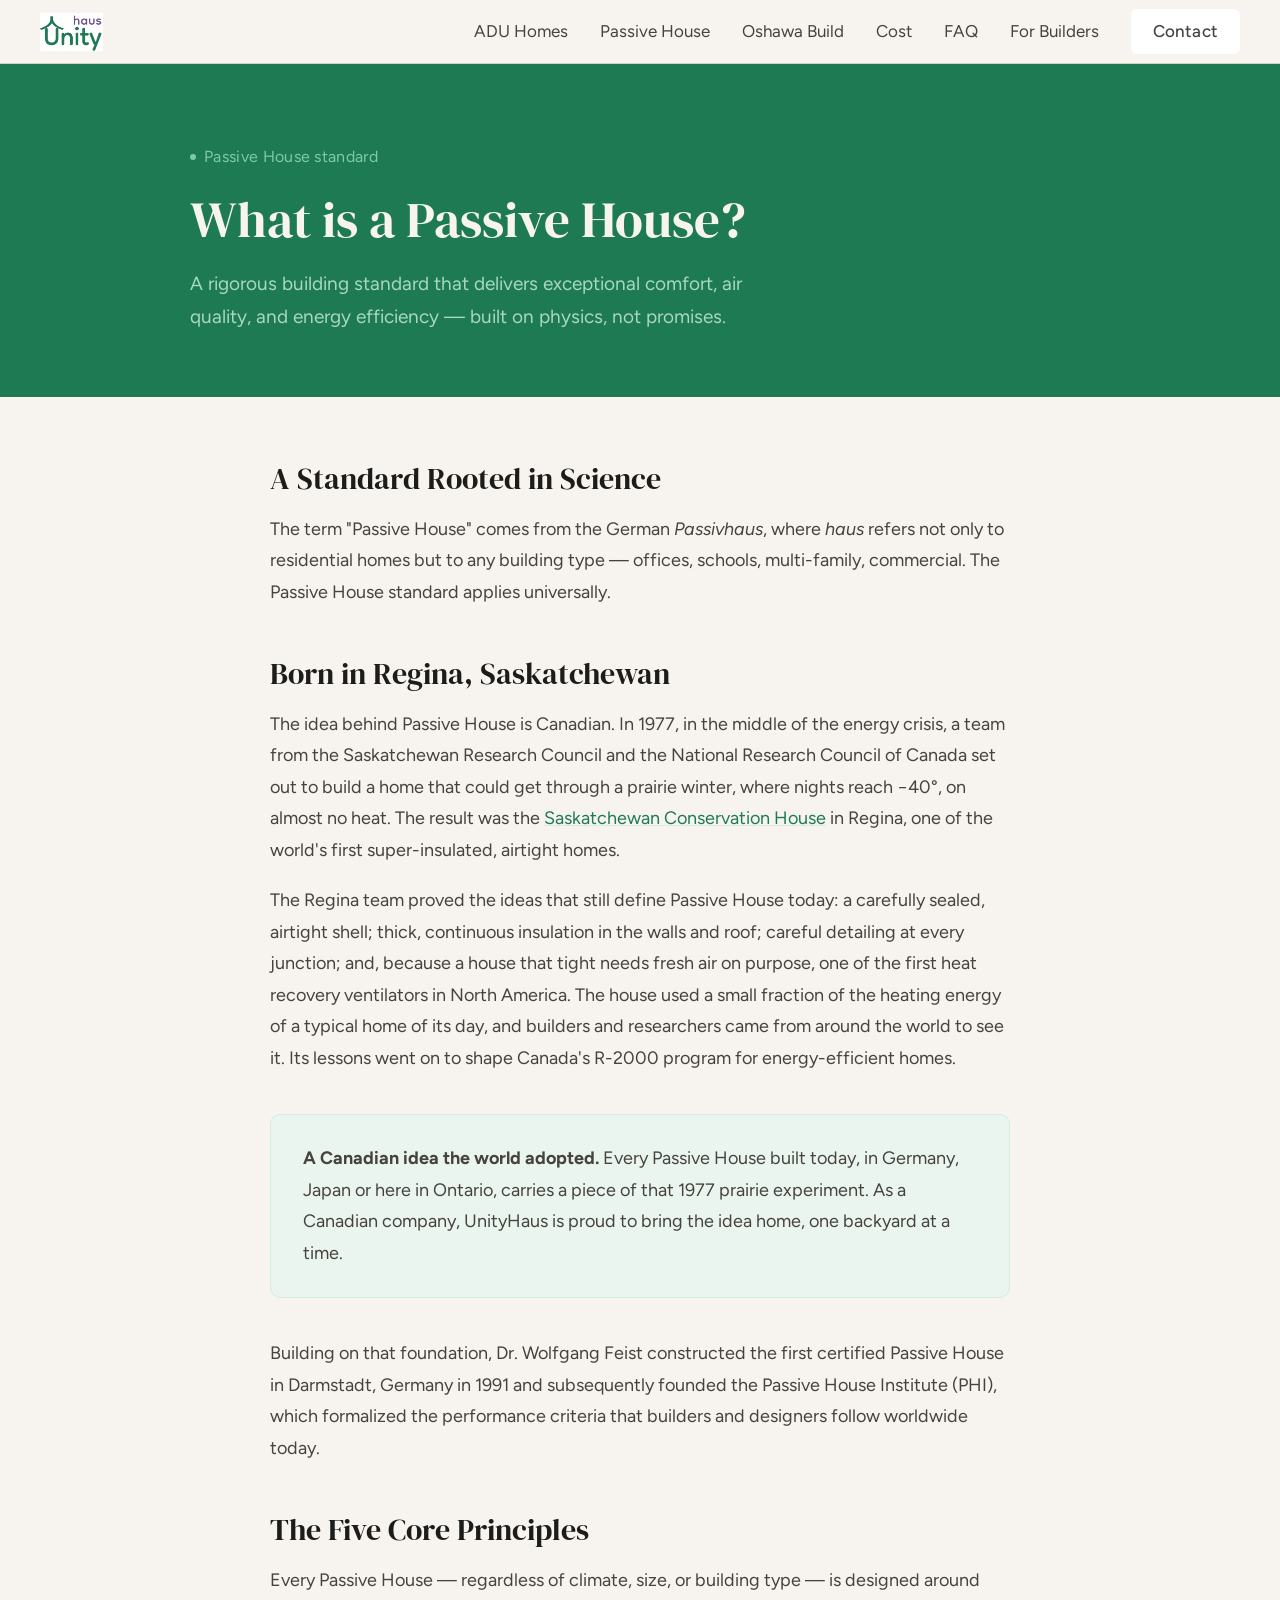
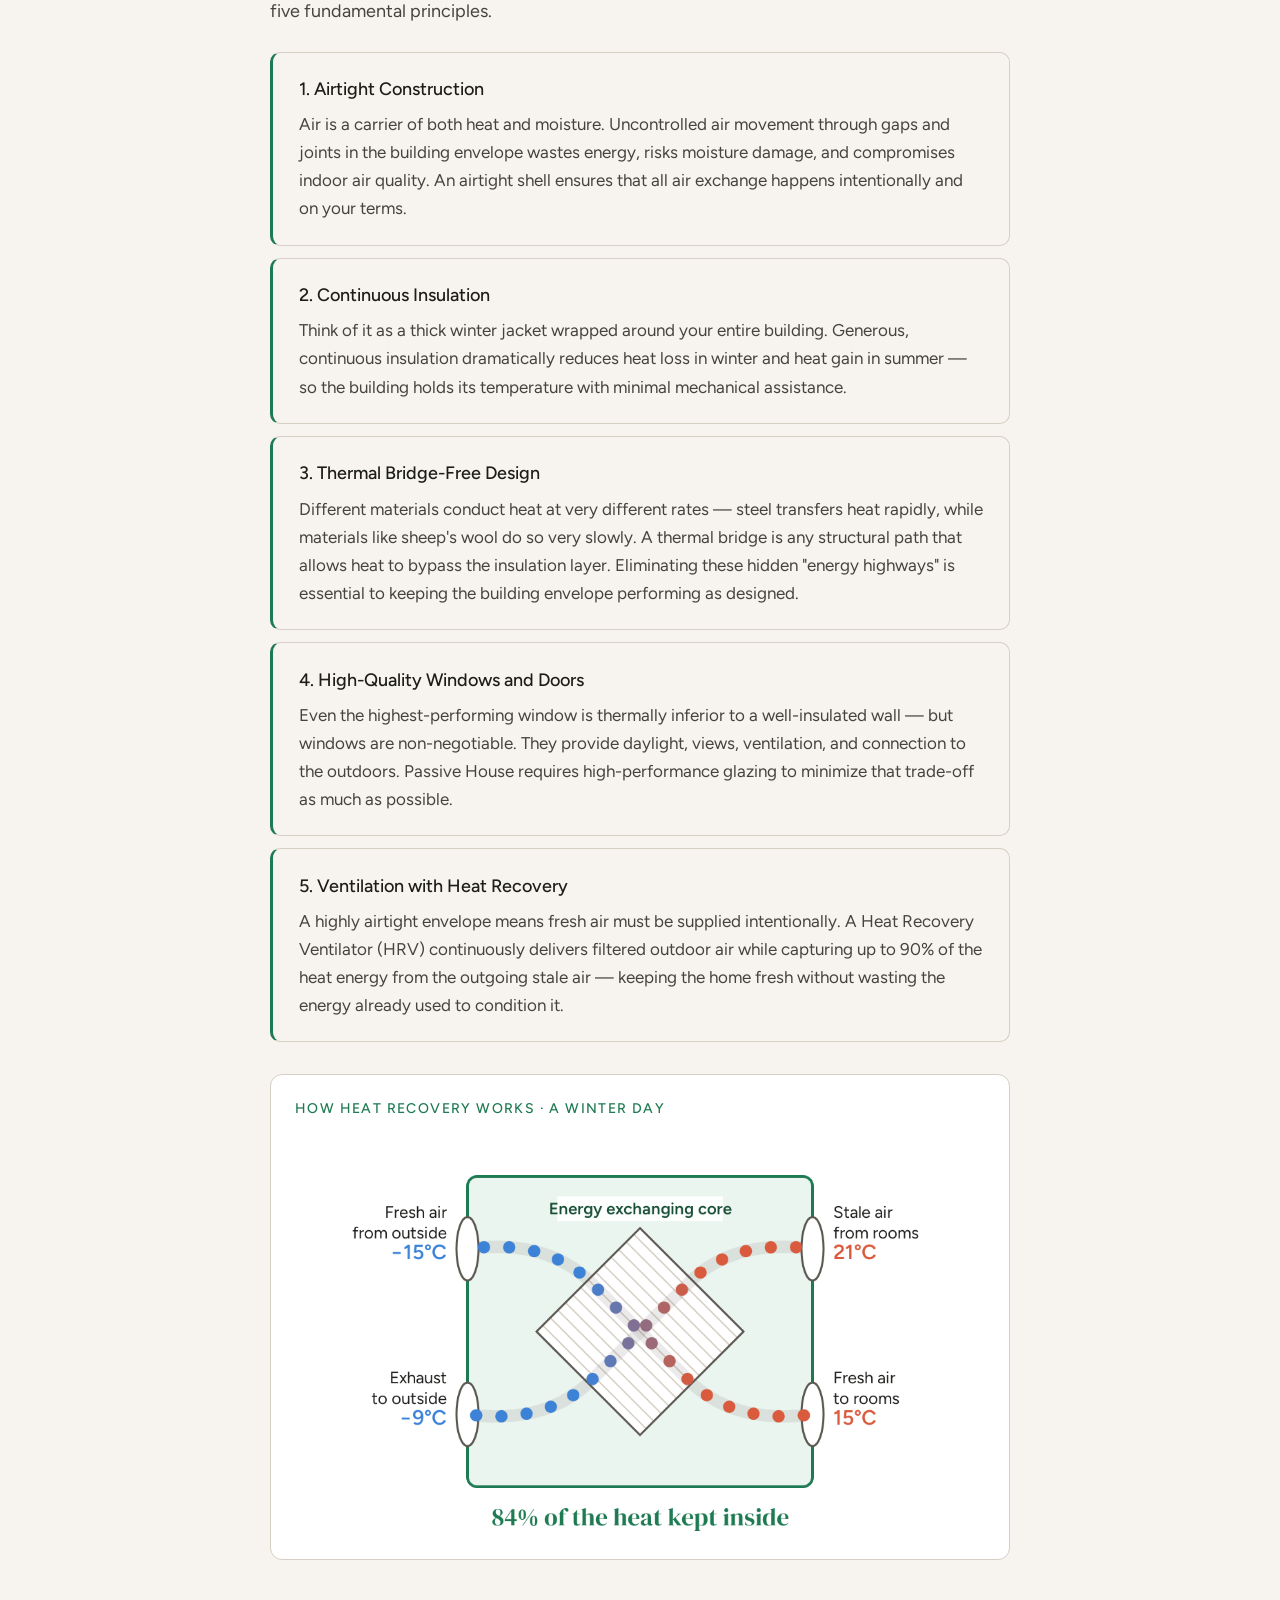
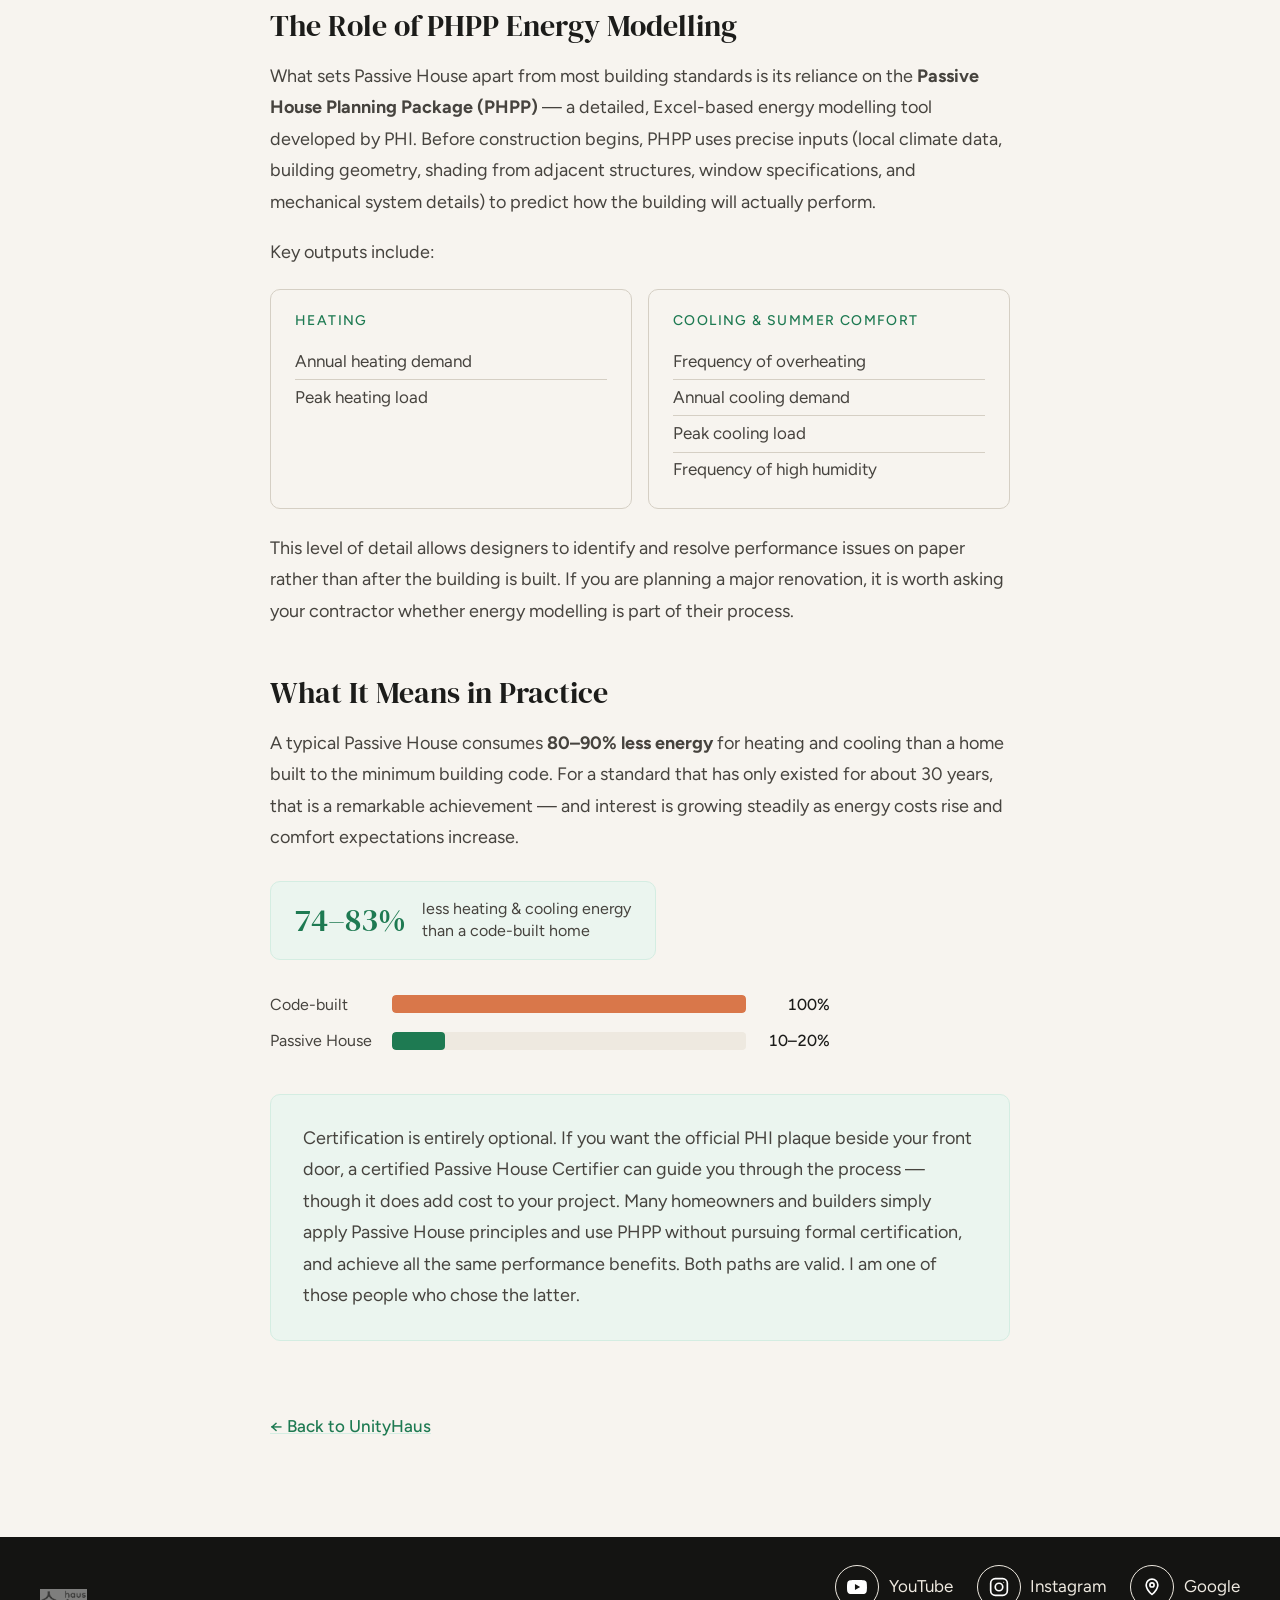
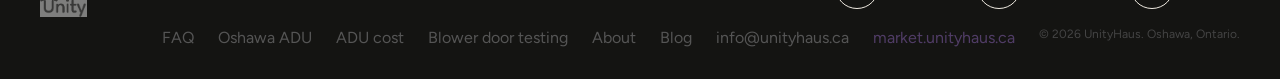
<file: passive-house.html>
<!DOCTYPE html>
<html lang="en">
<head>
<meta charset="UTF-8">
<meta name="viewport" content="width=device-width, initial-scale=1.0">
<title>What is a Passive House? — UnityHaus</title>
<meta name="description" content="How Passive House works, from its Canadian roots in Regina, Saskatchewan to the five core principles, PHPP energy modelling, and what 80–90% lower energy use means in practice — explained by UnityHaus in Oshawa, Ontario." />
<link rel="canonical" href="https://unityhaus.ca/passive-house.html" />
<meta property="og:type" content="article" />
<meta property="og:url" content="https://unityhaus.ca/passive-house.html" />
<meta property="og:title" content="What is a Passive House? — UnityHaus" />
<meta property="og:description" content="The five core principles, PHPP energy modelling, and what 80–90% lower energy use means in practice." />
<link rel="icon" href="/favicon.ico" sizes="any">
<link rel="icon" href="/favicon-32.png" type="image/png">
<link rel="apple-touch-icon" href="/apple-touch-icon.png">
<link rel="preconnect" href="https://fonts.googleapis.com">
<link rel="preconnect" href="https://fonts.gstatic.com" crossorigin>
<link href="https://fonts.googleapis.com/css2?family=DM+Serif+Display&family=Figtree:ital,wght@0,400;0,500;0,600;1,400&display=swap" rel="stylesheet">
<style>
  *, *::before, *::after { box-sizing: border-box; margin: 0; padding: 0; }

  :root {
    --green:       #1E7A52;
    --green-dark:  #174F36;
    --green-light: #D4EDE2;
    --green-pale:  #EBF5EF;
    --plum:        #6A4E8A;
    --cream:       #F7F4EF;
    --cream-mid:   #EEE9E0;
    --cream-border:#D5CFC4;
    --stone:       #46433E;
    --black:       #1C1C1A;
    --black-2:     #141412;
    --font-serif:  'DM Serif Display', Georgia, serif;
    --font-sans:   'Figtree', system-ui, sans-serif;
  }

  html { scroll-behavior: smooth; }

  body {
    font-family: var(--font-sans);
    background: var(--cream);
    color: var(--black);
    font-size: 20px;
    line-height: 1.6;
    -webkit-font-smoothing: antialiased;
  }

  /* ── NAV ── */
  nav {
    position: sticky;
    top: 0;
    z-index: 100;
    background: var(--cream);
    border-bottom: 1px solid var(--cream-border);
    padding: 0 2.5rem;
    height: 64px;
    display: flex;
    align-items: center;
    justify-content: space-between;
  }
  .nav-logo img { height: 38px; width: auto; display: block; }
  .nav-links { display: flex; gap: 2rem; align-items: center; }
  .nav-links a {
    font-size: 17px;
    color: var(--stone);
    text-decoration: none;
    transition: color 0.2s;
  }
  .nav-links a:hover { color: var(--green); }
  .nav-cta {
    background: #ffffff;
    color: var(--green);
    font-family: var(--font-sans);
    font-size: 18px;
    font-weight: 500;
    padding: 9px 22px;
    border-radius: 6px;
    border: none;
    cursor: pointer;
    text-decoration: none;
    transition: background 0.2s;
    letter-spacing: 0.01em;
  }
  .nav-cta:hover { background: var(--green-dark); color: var(--cream); }
  .hamburger { display: none; flex-direction: column; gap: 5px; cursor: pointer; padding: 8px; background: none; border: none; }
  .hamburger span { display: block; width: 22px; height: 2px; background: var(--stone); border-radius: 2px; transition: all 0.2s; }

  /* ── HERO ── */
  .ph-hero {
    background: var(--green);
    padding: 5rem 2.5rem 4rem;
  }
  .ph-hero-inner { max-width: 900px; margin: 0 auto; }
  .ph-hero-eyebrow {
    display: flex;
    align-items: center;
    gap: 8px;
    font-size: 16px;
    letter-spacing: 0.02em;
    color: #7EC9A8;
    margin-bottom: 1.25rem;
  }
  .ph-hero-eyebrow span {
    width: 6px; height: 6px;
    background: #7EC9A8;
    border-radius: 50%;
    display: inline-block;
  }
  .ph-hero h1 {
    font-family: var(--font-serif);
    font-size: clamp(2.2rem, 4.5vw, 3.2rem);
    color: var(--cream);
    line-height: 1.15;
    margin-bottom: 1.25rem;
    font-weight: 400;
  }
  .ph-hero-sub {
    font-size: 19px;
    color: #A8D9C0;
    line-height: 1.7;
    max-width: 560px;
  }

  /* ── ARTICLE ── */
  .ph-article {
    max-width: 820px;
    margin: 0 auto;
    padding: 4rem 2.5rem 6rem;
  }
  .ph-article h2 {
    font-family: var(--font-serif);
    font-size: clamp(1.5rem, 2.5vw, 1.9rem);
    color: var(--black);
    font-weight: 400;
    line-height: 1.2;
    margin: 3rem 0 1rem;
  }
  .ph-article h2:first-child { margin-top: 0; }
  .ph-article p {
    font-size: 18px;
    color: var(--stone);
    line-height: 1.75;
    margin-bottom: 1.2rem;
  }
  .ph-article a {
    color: var(--green);
    text-decoration: underline;
    text-decoration-color: var(--green-light);
  }
  .ph-article a:hover { text-decoration-color: var(--green); }

  /* ── PRINCIPLE CARDS ── */
  .principles {
    display: flex;
    flex-direction: column;
    gap: 0.75rem;
    margin: 1.5rem 0 2rem;
  }
  .principle {
    background: var(--cream);
    border: 1px solid var(--cream-border);
    border-left: 3px solid var(--green);
    border-radius: 10px;
    padding: 1.4rem 1.6rem;
  }
  .principle h3 {
    font-size: 18px;
    font-weight: 500;
    color: var(--black);
    margin-bottom: 0.4rem;
  }
  .principle p {
    font-size: 17px;
    color: var(--stone);
    line-height: 1.65;
    margin: 0;
  }

  /* ── PHPP OUTPUT GRID ── */
  .phpp-outputs {
    display: grid;
    grid-template-columns: 1fr 1fr;
    gap: 1rem;
    margin: 1.25rem 0 1.5rem;
  }
  .phpp-block {
    background: var(--cream);
    border: 1px solid var(--cream-border);
    border-radius: 10px;
    padding: 1.25rem 1.5rem;
  }
  .phpp-block h4 {
    font-size: 14px;
    font-weight: 500;
    letter-spacing: 0.1em;
    text-transform: uppercase;
    color: var(--green);
    margin-bottom: 0.75rem;
  }
  .phpp-block ul {
    list-style: none;
    padding: 0;
    margin: 0;
  }
  .phpp-block ul li {
    font-size: 17px;
    color: var(--stone);
    padding: 0.3rem 0;
    border-bottom: 1px solid var(--cream-border);
    line-height: 1.5;
  }
  .phpp-block ul li:last-child { border-bottom: none; }

  /* ── CALLOUT ── */
  .ph-callout {
    background: var(--green-pale);
    border: 1px solid var(--green-light);
    border-radius: 10px;
    padding: 1.75rem 2rem;
    font-size: 18px;
    color: var(--stone);
    line-height: 1.75;
    margin: 2.5rem 0;
  }

  /* ── STAT BADGE ── */
  .ph-stat {
    display: inline-flex;
    align-items: center;
    gap: 1rem;
    background: var(--green-pale);
    border: 1px solid var(--green-light);
    border-radius: 10px;
    padding: 1rem 1.5rem;
    margin: 0.5rem 0 1.5rem;
  }
  .ph-stat-number {
    font-family: var(--font-serif);
    font-size: 2rem;
    color: var(--green);
    line-height: 1;
  }
  .ph-stat-label {
    font-size: 16px;
    color: var(--stone);
    line-height: 1.4;
  }

  /* ── BACK LINK ── */
  .back-link {
    display: inline-flex;
    align-items: center;
    gap: 0.4rem;
    color: var(--green);
    text-decoration: none;
    font-size: 17px;
    font-weight: 500;
    margin-top: 2rem;
  }
  .back-link:hover { text-decoration: underline; }

  /* ── FOOTER ── */
  footer {
    background: var(--black-2);
    padding: 1.75rem 2.5rem;
    display: flex;
    justify-content: space-between;
    align-items: center;
    flex-wrap: wrap;
    gap: 1rem;
  }
  .footer-logo img { height: 28px; width: auto; opacity: 0.45; filter: grayscale(1); }
  .footer-links { display: flex; gap: 1.5rem; flex-wrap: wrap; }
  .footer-links a { font-size: 16px; color: #555; text-decoration: none; transition: color 0.2s; }
  .footer-links a:hover { color: #888; }
  .footer-links a.plum { color: var(--plum); opacity: 0.7; }
  .footer-links a.plum:hover { opacity: 1; }
  .footer-right { display: flex; flex-direction: column; gap: 1rem; align-items: flex-end; }
  .footer-social { display: flex; gap: 1.5rem; flex-wrap: wrap; }
  .footer-social a {
    display: inline-flex;
    align-items: center;
    gap: 0.6rem;
    font-size: 17px;
    color: var(--cream-mid);
    text-decoration: none;
  }
  .social-icon {
    width: 44px;
    height: 44px;
    border-radius: 50%;
    border: 1.5px solid var(--cream-mid);
    display: grid;
    place-items: center;
    color: #fff;
    transition: background 0.2s, border-color 0.2s;
  }
  .footer-social a:hover .social-icon { background: var(--green); border-color: var(--green); }
  .footer-social a:focus-visible { outline: none; }
  .footer-social a:focus-visible .social-icon { outline: 2px solid var(--green-light); outline-offset: 2px; }

  /* ── MOBILE ── */
  @media (max-width: 768px) {
    nav { padding: 0 1.25rem; }
    .nav-links { display: none; }
    .nav-links.open { display: flex; flex-direction: column; position: absolute; top: 64px; left: 0; right: 0; background: var(--cream); border-bottom: 1px solid var(--cream-border); padding: 1rem 1.25rem 1.5rem; gap: 0; z-index: 99; }
    .nav-links.open a { padding: 0.75rem 0; border-bottom: 1px solid var(--cream-border); font-size: 18px; color: var(--stone); }
    .nav-links.open a:last-child { border-bottom: none; }
    .nav-links.open a.nav-cta { margin-top: 0.5rem; text-align: center; border: none; }
    .hamburger { display: flex; }
    .hamburger span { display: block; width: 22px; height: 2px; background: var(--stone); border-radius: 2px; transition: all 0.2s; }
    .hamburger.open span:nth-child(1) { transform: translateY(7px) rotate(45deg); }
    .hamburger.open span:nth-child(2) { opacity: 0; }
    .hamburger.open span:nth-child(3) { transform: translateY(-7px) rotate(-45deg); }
    .ph-hero { padding: 3.5rem 1.25rem 3rem; }
    .ph-article { padding: 3rem 1.25rem 4rem; }
    .phpp-outputs { grid-template-columns: 1fr; }
    footer { padding: 1.25rem; flex-direction: column; align-items: flex-start; }
    .footer-right { align-items: flex-start; }
  }
  /* ── MENU: switch to the menu button below 980px so links never wrap ── */
  .nav-links a { white-space: nowrap; }
  @media (max-width: 980px) {
    nav { padding: 0 1.25rem; }
    .nav-links { display: none; }
    .nav-links.open { display: flex; flex-direction: column; position: absolute; top: 64px; left: 0; right: 0; background: var(--cream); border-bottom: 1px solid var(--cream-border); padding: 1rem 1.25rem 1.5rem; gap: 0; z-index: 99; }
    .nav-links.open a { padding: 0.75rem 0; border-bottom: 1px solid var(--cream-border); font-size: 18px; color: var(--stone); }
    .nav-links.open a:last-child { border-bottom: none; }
    .nav-links.open a.nav-cta { margin-top: 0.5rem; text-align: center; border: none; }
    .hamburger.open span:nth-child(1) { transform: translateY(7px) rotate(45deg); }
    .hamburger.open span:nth-child(2) { opacity: 0; }
    .hamburger.open span:nth-child(3) { transform: translateY(-7px) rotate(-45deg); }
  }
</style>
<link rel="stylesheet" href="/motion.css?v=3">
</head>

<body>

<nav>
  <div class="nav-logo">
    <a href="/"><img src="[data-uri]" alt="UnityHaus"></a>
  </div>
  <div class="nav-links">
    <a href="/#build">ADU Homes</a>
    <a href="/passive-house.html">Passive House</a>
    <a href="/oshawa-adu.html">Oshawa Build</a>
    <a href="/passive-house-adu-cost.html">Cost</a>
    <a href="/faq.html">FAQ</a>
    <a href="/blower-door-test.html">For Builders</a>
    <a href="/contact.html" class="nav-cta">Contact</a>
  </div>
  <button class="hamburger" id="hamburger" aria-label="Toggle menu" style="display:none">
    <span></span><span></span><span></span>
  </button>
</nav>

<!-- ── HERO ── -->
<section class="ph-hero">
  <div class="ph-hero-inner">
    <div class="ph-hero-eyebrow">
      <span></span>
      Passive House standard
    </div>
    <h1>What is a Passive House?</h1>
    <p class="ph-hero-sub">A rigorous building standard that delivers exceptional comfort, air quality, and energy efficiency — built on physics, not promises.</p>
  </div>
</section>

<!-- ── ARTICLE ── -->
<article class="ph-article">

  <h2>A Standard Rooted in Science</h2>
  <p>
    The term "Passive House" comes from the German <em>Passivhaus</em>, where <em>haus</em> refers not only to residential homes but to any building type — offices, schools, multi-family, commercial. The Passive House standard applies universally.
  </p>
  <h2>Born in Regina, Saskatchewan</h2>
  <p>
    The idea behind Passive House is Canadian. In 1977, in the middle of the energy crisis, a team from the Saskatchewan Research Council and the National Research Council of Canada set out to build a home that could get through a prairie winter, where nights reach −40°, on almost no heat. The result was the
    <a href="https://www.src.sk.ca/blog/closer-look-saskatchewan-conservation-house-and-four-others" target="_blank" rel="noopener">Saskatchewan Conservation House</a>
    in Regina, one of the world's first super-insulated, airtight homes.
  </p>
  <p>
    The Regina team proved the ideas that still define Passive House today: a carefully sealed, airtight shell; thick, continuous insulation in the walls and roof; careful detailing at every junction; and, because a house that tight needs fresh air on purpose, one of the first heat recovery ventilators in North America. The house used a small fraction of the heating energy of a typical home of its day, and builders and researchers came from around the world to see it. Its lessons went on to shape Canada's R-2000 program for energy-efficient homes.
  </p>
  <div class="ph-callout">
    <strong>A Canadian idea the world adopted.</strong> Every Passive House built today, in Germany, Japan or here in Ontario, carries a piece of that 1977 prairie experiment. As a Canadian company, UnityHaus is proud to bring the idea home, one backyard at a time.
  </div>
  <p>
    Building on that foundation, Dr. Wolfgang Feist constructed the first certified Passive House in Darmstadt, Germany in 1991 and subsequently founded the Passive House Institute (PHI), which formalized the performance criteria that builders and designers follow worldwide today.
  </p>

  <h2>The Five Core Principles</h2>
  <p>Every Passive House — regardless of climate, size, or building type — is designed around five fundamental principles.</p>

  <div class="principles">
    <div class="principle">
      <h3>1. Airtight Construction</h3>
      <p>Air is a carrier of both heat and moisture. Uncontrolled air movement through gaps and joints in the building envelope wastes energy, risks moisture damage, and compromises indoor air quality. An airtight shell ensures that all air exchange happens intentionally and on your terms.</p>
    </div>
    <div class="principle">
      <h3>2. Continuous Insulation</h3>
      <p>Think of it as a thick winter jacket wrapped around your entire building. Generous, continuous insulation dramatically reduces heat loss in winter and heat gain in summer — so the building holds its temperature with minimal mechanical assistance.</p>
    </div>
    <div class="principle">
      <h3>3. Thermal Bridge-Free Design</h3>
      <p>Different materials conduct heat at very different rates — steel transfers heat rapidly, while materials like sheep's wool do so very slowly. A thermal bridge is any structural path that allows heat to bypass the insulation layer. Eliminating these hidden "energy highways" is essential to keeping the building envelope performing as designed.</p>
    </div>
    <div class="principle">
      <h3>4. High-Quality Windows and Doors</h3>
      <p>Even the highest-performing window is thermally inferior to a well-insulated wall — but windows are non-negotiable. They provide daylight, views, ventilation, and connection to the outdoors. Passive House requires high-performance glazing to minimize that trade-off as much as possible.</p>
    </div>
    <div class="principle">
      <h3>5. Ventilation with Heat Recovery</h3>
      <p>A highly airtight envelope means fresh air must be supplied intentionally. A Heat Recovery Ventilator (HRV) continuously delivers filtered outdoor air while capturing up to 90% of the heat energy from the outgoing stale air — keeping the home fresh without wasting the energy already used to condition it.</p>
    </div>
  </div>

    <div class="mx-stage" data-mx="erv">
    <p class="mx-cap">How heat recovery works · a winter day</p>
    <canvas class="mx-erv" width="1000" height="580" role="img" aria-label="An energy recovery ventilator: cold fresh air enters at the top left, crosses a diamond-shaped core and leaves at the bottom right warmed to 15°C; warm stale air enters at the top right, crosses the core the other way and leaves at the bottom left cooled to −9°C. 84% of the heat is kept inside."></canvas>
  </div>

  <h2>The Role of PHPP Energy Modelling</h2>
  <p>
    What sets Passive House apart from most building standards is its reliance on the <strong>Passive House Planning Package (PHPP)</strong> — a detailed, Excel-based energy modelling tool developed by PHI. Before construction begins, PHPP uses precise inputs (local climate data, building geometry, shading from adjacent structures, window specifications, and mechanical system details) to predict how the building will actually perform.
  </p>
  <p>Key outputs include:</p>

  <div class="phpp-outputs">
    <div class="phpp-block">
      <h4>Heating</h4>
      <ul>
        <li>Annual heating demand</li>
        <li>Peak heating load</li>
      </ul>
    </div>
    <div class="phpp-block">
      <h4>Cooling &amp; Summer Comfort</h4>
      <ul>
        <li>Frequency of overheating</li>
        <li>Annual cooling demand</li>
        <li>Peak cooling load</li>
        <li>Frequency of high humidity</li>
      </ul>
    </div>
  </div>

  <p>
    This level of detail allows designers to identify and resolve performance issues on paper rather than after the building is built. If you are planning a major renovation, it is worth asking your contractor whether energy modelling is part of their process.
  </p>

  <h2>What It Means in Practice</h2>
  <p>
    A typical Passive House consumes <strong>80–90% less energy</strong> for heating and cooling than a home built to the minimum building code. For a standard that has only existed for about 30 years, that is a remarkable achievement — and interest is growing steadily as energy costs rise and comfort expectations increase.
  </p>

  <div class="ph-stat" data-mx="count">
    <div class="ph-stat-number"><span data-count="80">80</span>–<span data-count="90">90</span>%</div>
    <div class="ph-stat-label">less heating &amp; cooling energy<br>than a code-built home</div>
  </div>

    <div class="mx-bars" data-mx="bars" role="img" aria-label="Heating and cooling energy: a code-built home uses 100%, a Passive House about 10 to 20%.">
    <div class="mx-bar-row">Code-built<div class="mx-bar-track"><div class="mx-bar-fill" style="width:100%;background:#D9774A"></div></div><b>100%</b></div>
    <div class="mx-bar-row">Passive House<div class="mx-bar-track"><div class="mx-bar-fill" style="width:15%;background:var(--green);animation-delay:.3s"></div></div><b>10–20%</b></div>
  </div>

  <div class="ph-callout">
    Certification is entirely optional. If you want the official PHI plaque beside your front door, a certified Passive House Certifier can guide you through the process — though it does add cost to your project. Many homeowners and builders simply apply Passive House principles and use PHPP without pursuing formal certification, and achieve all the same performance benefits. Both paths are valid. I am one of those people who chose the latter.
  </div>

  <a href="/" class="back-link">&larr; Back to UnityHaus</a>

</article>

<footer>
  <div class="footer-logo">
    <a href="/"><img src="[data-uri]" alt="UnityHaus"></a>
  </div>
  <div class="footer-right">
    <div class="footer-social">
      <a href="https://www.youtube.com/@Unityhaus-Canada/videos" target="_blank" rel="noopener" aria-label="UnityHaus on YouTube">
        <span class="social-icon"><svg width="20" height="20" viewBox="0 0 24 24" fill="currentColor" aria-hidden="true"><path d="M23.498 6.186a3.016 3.016 0 0 0-2.122-2.136C19.505 3.545 12 3.545 12 3.545s-7.505 0-9.377.505A3.017 3.017 0 0 0 .502 6.186C0 8.07 0 12 0 12s0 3.93.502 5.814a3.016 3.016 0 0 0 2.122 2.136c1.871.505 9.376.505 9.376.505s7.505 0 9.377-.505a3.015 3.015 0 0 0 2.122-2.136C24 15.93 24 12 24 12s0-3.93-.502-5.814zM9.545 15.568V8.432L15.818 12l-6.273 3.568z"/></svg></span>YouTube
      </a>
      <a href="https://www.instagram.com/unityhaus.ca/" target="_blank" rel="noopener" aria-label="UnityHaus on Instagram">
        <span class="social-icon"><svg width="20" height="20" viewBox="0 0 24 24" fill="none" stroke="currentColor" stroke-width="2" stroke-linecap="round" stroke-linejoin="round" aria-hidden="true"><rect x="2" y="2" width="20" height="20" rx="5.5"/><circle cx="12" cy="12" r="4.5"/><circle cx="17.6" cy="6.4" r="0.6" fill="currentColor" stroke="none"/></svg></span>Instagram
      </a>
      <a href="https://maps.app.goo.gl/SxAbY66DqTML8uER9" target="_blank" rel="noopener" aria-label="UnityHaus on Google Maps">
        <span class="social-icon"><svg width="20" height="20" viewBox="0 0 24 24" fill="none" stroke="currentColor" stroke-width="2" stroke-linecap="round" stroke-linejoin="round" aria-hidden="true"><path d="M12 21s-7-6.2-7-11.5A7 7 0 0 1 19 9.5C19 14.8 12 21 12 21z"/><circle cx="12" cy="9.5" r="2.5"/></svg></span>Google
      </a>
    </div>
    <div class="footer-links">
      <a href="/faq.html">FAQ</a>
      <a href="/oshawa-adu.html">Oshawa ADU</a>
      <a href="/passive-house-adu-cost.html">ADU cost</a>
      <a href="/blower-door-test.html">Blower door testing</a>
      <a href="https://blog.unityhaus.ca/about">About</a>
      <a href="https://blog.unityhaus.ca">Blog</a>
      <a href="mailto:info@unityhaus.ca">info@unityhaus.ca</a>
      <a href="https://market.unityhaus.ca/" target="_blank" class="plum">market.unityhaus.ca</a>
      <span style="font-size:12px;color:#444">&copy; 2026 UnityHaus. Oshawa, Ontario.</span>
    </div>
  </div>
</footer>

<script>
  (function(){
    var btn = document.getElementById('hamburger');
    var links = document.querySelector('.nav-links');
    function isMobile(){ return window.innerWidth <= 980; }
    function update(){
      btn.style.display = isMobile() ? 'flex' : 'none';
      if(!isMobile()){ links.classList.remove('open'); links.style.display = ''; }
    }
    btn.addEventListener('click', function(){
      btn.classList.toggle('open');
      links.classList.toggle('open');
    });
    window.addEventListener('resize', update);
    update();
    // Close menu when a link is clicked
    links.querySelectorAll('a').forEach(function(a){
      a.addEventListener('click', function(){
        btn.classList.remove('open');
        links.classList.remove('open');
      });
    });
  })();
</script>
<script src="/motion.js?v=3" defer></script>
</body>
</html>
</file>
<file: motion.css>
/* UnityHaus motion graphics. Used by motion.js. Every graphic is complete at rest;
   animations only run while an element has the .play class. */

.mx-stage { background: #fff; border: 1px solid var(--cream-border); border-radius: 12px; padding: 1.5rem; margin: 1.5rem 0 2rem; min-width: 0; }
.mx-cap { font-size: 14px !important; letter-spacing: .1em; text-transform: uppercase; color: var(--green) !important; font-weight: 500; margin: 0 0 1rem !important; line-height: 1.4 !important; }
.mx-section { padding: 4rem 2.5rem 1rem; }
.mx-section-inner { max-width: 1080px; margin: 0 auto; }
.mx-section h2 { font-family: var(--font-serif); font-weight: 400; font-size: clamp(1.6rem, 3vw, 2.2rem); line-height: 1.2; margin: 0 0 .5rem; color: var(--black); }
.mx-section .mx-lead { color: var(--stone); font-size: 18px; line-height: 1.7; max-width: 62ch; margin: 0 0 .5rem; }
@media (max-width: 768px) { .mx-section { padding: 3rem 1.25rem 0; } .mx-stage { padding: 1.1rem; } }

/* ── wall: columns side by side, dashed leaders to labels ── */
.mx-wall { position: relative; width: 100%; min-height: 200px; }
.mx-wv-lab { position: absolute; left: 0; display: flex; align-items: center; gap: .4rem; font-size: 13.5px; color: var(--black); white-space: nowrap; line-height: 1; }
.mx-wv-lab em { font-style: normal; color: var(--stone); font-variant-numeric: tabular-nums; }
.mx-wv-sw { width: 10px; height: 10px; border-radius: 2px; flex: none; }
.mx-wv-h { position: absolute; height: 0; border-top: 1px dashed var(--stone); opacity: .55; }
.mx-wv-v { position: absolute; width: 0; border-left: 1px dashed var(--stone); opacity: .55; }
.mx-wv-bar { position: absolute; bottom: 22px; transform-origin: bottom; }
.mx-wv-end { position: absolute; bottom: 0; font-size: 11.5px; letter-spacing: .1em; text-transform: uppercase; color: var(--green); }
.play .mx-wv-bar { animation: mx-rise .7s cubic-bezier(.2,.8,.2,1) both; }
.play .mx-wv-lab, .play .mx-wv-h, .play .mx-wv-v { animation: mx-fadein .45s ease both; }
.mx-wall-total { display: flex; flex-wrap: wrap; gap: .5rem 2rem; margin-top: 1rem; padding-top: .9rem; border-top: 1px solid var(--cream-border); font-size: 16px; color: var(--stone); }
.mx-big { font-family: var(--font-serif); font-size: 1.5rem; color: var(--green); margin-right: .3rem; font-variant-numeric: tabular-nums; }
@media (max-width: 520px) { .mx-wv-lab { font-size: 12px; } }

/* ── ERV canvas ── */
canvas.mx-erv { width: 100%; height: auto; aspect-ratio: 1000 / 580; display: block; max-width: 760px; margin: 0 auto; }

/* ── energy bars ── */
.mx-bars { display: grid; gap: .7rem; margin: .5rem 0 2rem; max-width: 560px; }
.mx-bar-row { display: grid; grid-template-columns: 110px 1fr 4.5rem; gap: .75rem; align-items: center; font-size: 16px; color: var(--stone); }
.mx-bar-row b { font-weight: 500; color: var(--black); text-align: right; font-variant-numeric: tabular-nums; }
.mx-bar-track { height: 18px; background: var(--cream-mid); border-radius: 4px; overflow: hidden; }
.mx-bar-fill { height: 100%; border-radius: 4px; transform-origin: left; }
.play .mx-bar-fill { animation: mx-grow 1.4s cubic-bezier(.2,.8,.2,1) both; }

/* ── blower door gauge & leaks ── */
.mx-two { display: grid; grid-template-columns: 1fr 1fr; gap: 1rem; margin: 1.5rem 0 2rem; }
.mx-two .mx-stage { margin: 0; }
@media (max-width: 760px) { .mx-two { grid-template-columns: 1fr; } }
.mx-stage svg { max-width: 100%; height: auto; display: block; }
.mx-needle { transform-origin: 150px 150px; transition: transform 2.2s cubic-bezier(.3,.9,.3,1); }
.mx-gauge-num { font-family: var(--font-serif); font-size: 2.4rem; color: var(--black); text-align: center; line-height: 1; font-variant-numeric: tabular-nums; margin-top: -.4rem; }
.mx-gauge-sub { text-align: center; font-size: 15px; color: var(--stone); }
.mx-ach { display: flex; justify-content: center; gap: 2rem; margin-top: 1rem; flex-wrap: wrap; text-align: center; }
.mx-ach .v { font-family: var(--font-serif); font-size: 1.9rem; line-height: 1; font-variant-numeric: tabular-nums; }
.mx-ach .l { font-size: 14.5px; color: var(--stone); line-height: 1.35; }
.mx-puff { fill: #9A958C; opacity: 0; }
.play .mx-puff { animation: mx-puff 2.4s ease-out infinite; }
.mx-leak-dot { fill: #D9774A; }
.play .mx-leak-dot { animation: mx-pulse 1.6s ease-in-out infinite; }

/* ── FAQ ask box (on the green hero) ── */
.mx-ask { display: flex; align-items: center; gap: .75rem; background: #fff; border-radius: 999px; padding: .8rem 1.2rem; margin-top: 1.6rem; max-width: 620px; min-height: 54px; box-shadow: 0 6px 24px rgba(0,0,0,.12); }
.mx-ask svg { flex: none; width: 20px; height: 20px; }
.mx-typed { font-size: 18px; color: var(--black); min-width: 0; overflow-wrap: anywhere; }
.mx-caret { display: inline-block; width: 2px; height: 1.1em; background: var(--green); vertical-align: -3px; margin-left: 2px; animation: mx-blink 1s steps(1) infinite; }
.mx-answer { margin-top: .8rem; max-width: 620px; font-size: 16.5px; color: var(--cream); background: var(--green-dark); border-radius: 10px; padding: .75rem 1rem; transition: opacity .4s; line-height: 1.5; }
.mx-answer b { color: #fff; font-weight: 500; }

/* ── cost range & stacked bar ── */
.mx-range { margin: 1.5rem 0 1.75rem; padding: 1.4rem 1.5rem; background: var(--green-pale); border: 1px solid var(--green-light); border-radius: 12px; }
.mx-range-n { font-family: var(--font-serif); font-size: clamp(2rem, 6vw, 3.2rem); color: var(--green); line-height: 1.05; font-variant-numeric: tabular-nums; }
.mx-range-sub { color: var(--stone); font-size: 16.5px; margin-top: .4rem; line-height: 1.5; }
.mx-stack { display: flex; height: 44px; border-radius: 8px; overflow: hidden; }
.mx-seg { height: 100%; transform-origin: left; display: grid; place-items: center; font-size: 14.5px; font-weight: 500; color: #fff; overflow: hidden; }
.play .mx-seg { animation: mx-grow .5s ease-out both; }
.mx-legend { display: grid; grid-template-columns: repeat(auto-fit, minmax(210px, 1fr)); gap: .35rem .9rem; margin-top: .9rem; font-size: 15px; color: var(--stone); }
.mx-legend span { display: flex; gap: .5rem; align-items: center; }
.mx-legend i { width: 11px; height: 11px; border-radius: 3px; flex: none; }

/* ── timeline draw ── */
.timeline.mx-tl { position: relative; }
.mx-tl-line { position: absolute; left: -2px; top: 0; width: 2px; background: var(--green); transform-origin: top; }
.play .mx-tl-line { animation: mx-drawdown 3s ease-in-out both; }
.play.timeline li.done::before { animation: mx-dotin .3s ease both; animation-delay: calc(var(--i) * .37s); }
.timeline li.now::before { animation: mx-nowpulse 1.8s ease-in-out infinite; }

@keyframes mx-rise { from { transform: scaleY(0); } to { transform: scaleY(1); } }
@keyframes mx-grow { from { transform: scaleX(0); } to { transform: scaleX(1); } }
@keyframes mx-fadein { from { opacity: 0; } }
@keyframes mx-puff { 0% { opacity: 0; transform: translate(0,0) scale(.4); } 15% { opacity: .55; } 100% { opacity: 0; transform: translate(26px,-22px) scale(1.6); } }
@keyframes mx-pulse { 0%,100% { opacity: 1; } 50% { opacity: .35; } }
@keyframes mx-blink { 50% { opacity: 0; } }
@keyframes mx-drawdown { from { transform: scaleY(0); } to { transform: scaleY(1); } }
@keyframes mx-dotin { from { background: var(--cream); transform: scale(.6); } to { background: var(--green); transform: scale(1); } }
@keyframes mx-nowpulse { 0%,100% { box-shadow: 0 0 0 0 rgba(126,201,168,.7), 0 0 0 4px var(--green-light); } 50% { box-shadow: 0 0 0 7px rgba(126,201,168,0), 0 0 0 4px var(--green-light); } }

@media (prefers-reduced-motion: reduce) {
  .play .mx-wv-bar, .play .mx-wv-lab, .play .mx-wv-h, .play .mx-wv-v, .play .mx-bar-fill, .play .mx-puff, .play .mx-leak-dot,
  .mx-caret, .play .mx-seg, .play .mx-tl-line, .play.timeline li.done::before, .timeline li.now::before { animation: none !important; }
  .mx-needle { transition: none !important; }
  .mx-puff { opacity: 0 !important; }
}
</file>
